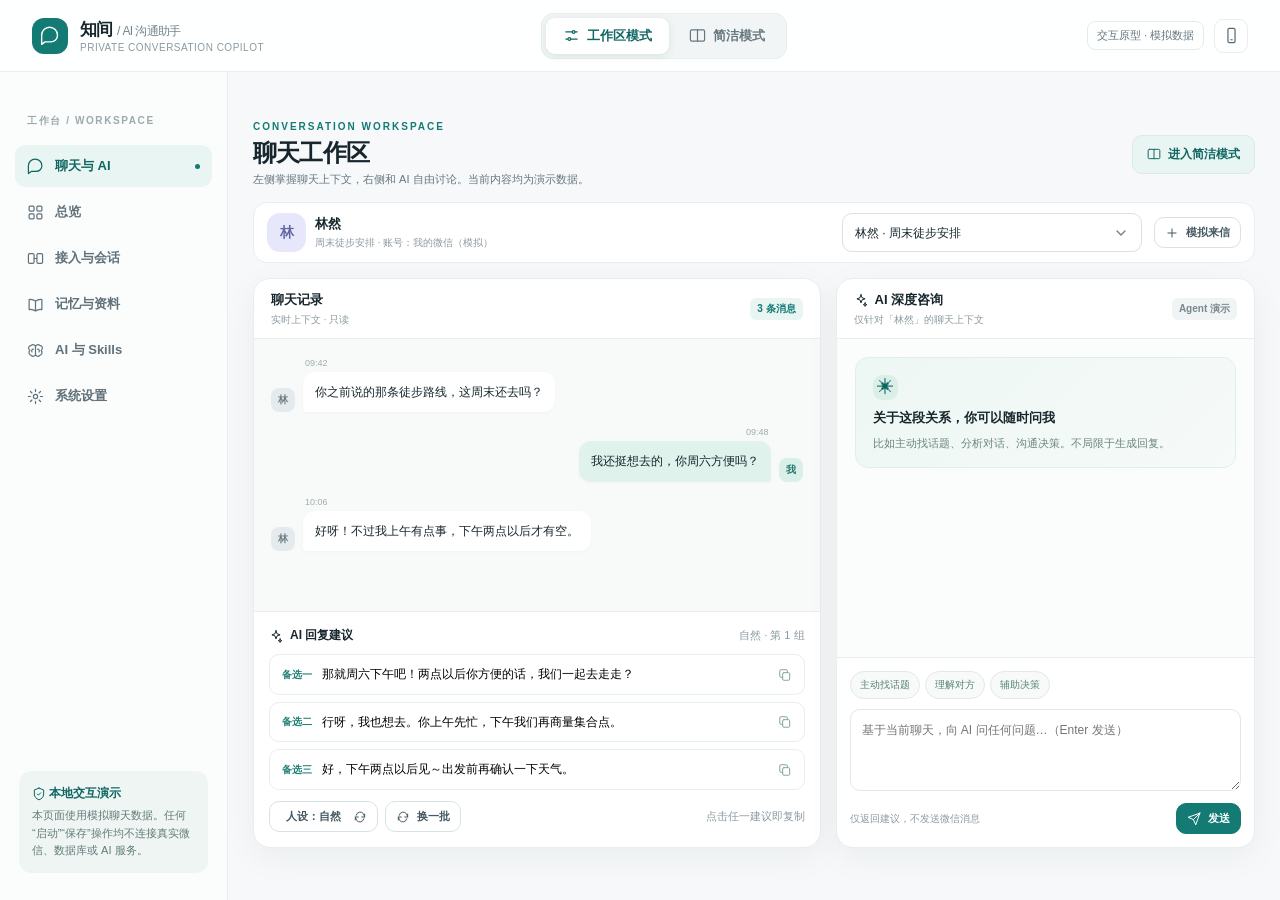
<file: docs/design/prototypes/wechat_ai_ui_prototype_v2.html>
<!doctype html>
<html lang="zh-CN">
<head>
  <meta charset="UTF-8" />
  <meta name="viewport" content="width=device-width,initial-scale=1,viewport-fit=cover" />
  <meta name="color-scheme" content="light" />
  <title>知间 · 微信 AI 沟通助手 — 交互原型</title>
  <style>
    :root{--bg:#f6f8f9;--paper:#fff;--ink:#17262d;--sub:#667780;--muted:#8b9aa0;--line:#e8edef;--line2:#d8e2e4;--primary:#147a74;--primary-dark:#0f6662;--pale:#e9f5f2;--mint:#d7eee7;--blue:#ecf2fc;--amber:#f8eedc;--shadow:0 9px 35px rgba(24,49,54,.05);--r:17px;--font:-apple-system,BlinkMacSystemFont,"Segoe UI","PingFang SC","Microsoft YaHei",sans-serif}
    *{box-sizing:border-box}html,body{margin:0;min-height:100%;font-family:var(--font);color:var(--ink);background:var(--bg)}button,input,textarea,select{font:inherit}button{cursor:pointer}button:focus-visible,input:focus-visible,select:focus-visible,textarea:focus-visible{outline:3px solid #a5d9d4;outline-offset:2px}button:disabled{opacity:.43;cursor:not-allowed}a{color:inherit} .app-shell{min-height:100dvh;container:app/inline-size;display:flex;flex-direction:column;background:var(--bg)}
    .app-header{height:72px;padding:0 32px;border-bottom:1px solid var(--line);background:rgba(255,255,255,.95);display:flex;align-items:center;justify-content:space-between;gap:18px;flex-shrink:0;z-index:10}.brand{display:flex;align-items:center;gap:12px;min-width:185px}.brand-symbol{height:36px;width:36px;border-radius:12px;background:var(--primary);display:grid;place-items:center;color:white;flex-shrink:0}.brand-title{font-size:17px;font-weight:780;letter-spacing:-.6px}.brand-subtitle{font-size:10px;color:var(--muted);letter-spacing:.5px;margin-top:1px}.top-switch{display:flex;gap:3px;padding:4px;background:#f1f5f5;border:1px solid #e8eeee;border-radius:12px}.top-switch button{border:0;padding:9px 17px;border-radius:9px;color:var(--sub);background:transparent;font-size:13px;display:flex;align-items:center;gap:7px;font-weight:650;white-space:nowrap}.top-switch button.active{color:var(--primary-dark);background:#fff;box-shadow:0 2px 8px #1c41451a}.header-actions{display:flex;align-items:center;gap:10px;justify-content:flex-end;min-width:185px}.demo-chip{padding:6px 9px;border:1px solid #e5ebed;border-radius:8px;color:var(--sub);font-size:11px;white-space:nowrap}.icon-btn{width:34px;height:34px;display:grid;place-items:center;border:1px solid var(--line);background:white;border-radius:9px;color:#536a71}.icon-btn.active{color:var(--primary);background:var(--pale);border-color:#bfe0d9}.svg{height:17px;width:17px;display:inline-block;flex-shrink:0;vertical-align:middle}.svg.lg{width:20px;height:20px}.svg.sm{width:14px;height:14px}
    .workspace{display:grid;grid-template-columns:228px minmax(0,1fr);flex:1;min-height:0}.sidebar{border-right:1px solid var(--line);background:#fbfcfc;padding:27px 15px;display:flex;flex-direction:column;gap:8px}.side-section{font-size:10px;font-weight:800;letter-spacing:1.6px;color:#9ca9ad;padding:15px 12px 9px}.nav-list{display:flex;flex-direction:column;gap:4px}.nav-btn{border:0;background:transparent;color:#60717a;display:flex;align-items:center;gap:11px;text-align:left;padding:12px 12px;border-radius:11px;font-size:13px;font-weight:620;width:100%;white-space:nowrap}.nav-btn.active{background:var(--pale);color:var(--primary-dark)}.nav-btn.active::after{content:'';margin-left:auto;width:5px;height:5px;background:var(--primary);border-radius:100%}.side-spacer{flex:1}.side-bottom{margin:12px 4px 0;padding:13px;background:#eef5f3;border-radius:13px;font-size:11px;color:#627b79;line-height:1.6}.side-bottom strong{display:block;color:var(--primary-dark);font-size:12px;margin-bottom:4px}
    .work-main{padding:36px clamp(20px,4vw,60px) 70px;min-width:0;max-width:1480px;width:100%;margin:auto}.eyebrow{color:var(--primary);font-size:11px;font-weight:800;letter-spacing:2px;margin-bottom:10px}.page-head{display:flex;align-items:flex-start;justify-content:space-between;gap:15px;margin-bottom:27px}.page-head h1{font-size:clamp(23px,2.6vw,32px);letter-spacing:-1px;margin:0 0 9px;font-weight:780;line-height:1.35}.page-head p{font-size:13px;line-height:1.7;color:var(--sub);margin:0}.button{display:inline-flex;align-items:center;justify-content:center;gap:7px;padding:10px 14px;min-height:38px;border-radius:10px;border:1px solid var(--line2);background:#fff;color:#435860;font-size:12px;font-weight:730;white-space:nowrap}.button:hover{background:#f6faf9}.button.primary{background:var(--primary);border-color:var(--primary);color:white}.button.primary:hover{background:var(--primary-dark)}.button.soft{background:var(--pale);border-color:#d9ebe5;color:var(--primary-dark)}.button.ghost{background:transparent;border-color:transparent}.button.danger{color:#b94a4a}.button.sm{min-height:31px;padding:6px 10px;font-size:11px}.button.wide{width:100%}.button:active{transform:translateY(1px)}
    .card{background:var(--paper);border:1px solid var(--line);border-radius:var(--r);padding:23px;box-shadow:var(--shadow);min-width:0}.card + .card{margin-top:16px}.card-head{display:flex;align-items:center;justify-content:space-between;gap:12px;margin-bottom:18px}.card-head h2,.card h2{font-size:15px;letter-spacing:-.2px;margin:0;font-weight:770}.hint{font-size:12px;color:var(--sub);line-height:1.65}.micro{font-size:11px;color:var(--muted)}.section-title{font-size:12px;font-weight:760;letter-spacing:.1px;margin:0 0 13px}.two-col{display:grid;grid-template-columns:minmax(0,1.42fr) minmax(280px,.9fr);gap:18px}.three-col{display:grid;grid-template-columns:repeat(3,minmax(0,1fr));gap:14px;margin-bottom:17px}.stat{padding:20px 22px}.stat-number{font-size:28px;font-weight:790;letter-spacing:-1px;margin-top:10px}.stat-label{font-size:12px;color:var(--sub)}.stat-foot{margin-top:7px;font-size:10px;color:#91a0a4}.status-pill{display:inline-flex;gap:6px;align-items:center;font-size:11px;background:#eaf7f0;color:#21805e;border-radius:100px;padding:5px 9px;font-weight:650;white-space:nowrap}.status-pill.off{background:#f1f2f3;color:#849097}.status-dot{height:7px;width:7px;border-radius:50%;background:currentColor;display:inline-block}.hero{background:#ecf5f2;border:1px solid #d8eae4;border-radius:18px;padding:27px;display:flex;align-items:center;justify-content:space-between;gap:30px;margin-bottom:19px;overflow:hidden}.hero h2{font-size:22px;letter-spacing:-.7px;line-height:1.4;margin:0 0 8px}.hero p{margin:0 0 18px;font-size:12px;color:#537871;line-height:1.8;max-width:470px}.hero-art{width:165px;min-width:125px;align-self:stretch;display:flex;align-items:center;justify-content:center;position:relative}.hero-art::before{content:'';position:absolute;width:130px;height:130px;background:#d3e9df;border-radius:50%;z-index:0}.mini-phone{z-index:1;width:87px;height:155px;border:5px solid #276960;border-radius:21px;background:#fff;padding:13px 7px;box-shadow:12px 10px 2px #a7cdc04d;transform:rotate(8deg)}.bubble-line{height:9px;border-radius:5px;background:#e0eee9;margin:7px 0;width:80%}.bubble-line:nth-child(2){width:90%;margin-left:10%;background:#b9dfd4}.bubble-line:nth-child(3){width:62%}.bubble-line:nth-child(4){width:73%;margin-left:27%;background:#b9dfd4}
    .conversation-row{display:flex;gap:12px;align-items:center;padding:12px 0;border-top:1px solid #edf1f1}.conversation-row:first-child{border-top:0}.avatar{height:39px;width:39px;border-radius:13px;display:grid;place-items:center;font-size:14px;font-weight:760;flex-shrink:0}.conversation-main{min-width:0;flex:1}.conversation-title{font-size:13px;font-weight:760;margin-bottom:4px}.ellipsis{overflow:hidden;text-overflow:ellipsis;white-space:nowrap}.conversation-meta{font-size:11px;color:var(--muted)}.row-action{margin-left:auto}.list-no-style{list-style:none;padding:0;margin:0}.info-line{display:flex;align-items:center;justify-content:space-between;gap:12px;padding:13px 0;border-bottom:1px solid var(--line)}.info-line:last-child{border-bottom:0}.info-title{font-size:12px;font-weight:700}.info-descr{font-size:11px;color:var(--muted);line-height:1.7;margin-top:4px}.badge{background:#f0f4f5;color:#78888d;border-radius:6px;padding:4px 7px;font-size:10px;font-weight:680;white-space:nowrap}.badge.teal{background:var(--pale);color:var(--primary)}.notice{padding:13px 15px;font-size:11px;line-height:1.7;border-radius:10px;background:#f5f8f8;color:#73868b;border:1px solid #e9eeee;margin-top:15px}.notice.warn{background:#fff8ea;border-color:#f7ecd7;color:#937045}.form-label{display:block;font-size:12px;font-weight:740;margin:0 0 9px}.form-help{font-size:11px;line-height:1.65;color:var(--muted);margin:7px 0 0}.field{width:100%;border:1px solid var(--line2);background:#fff;min-height:39px;padding:10px 12px;border-radius:10px;color:var(--ink);font-size:12px}.field:focus{border-color:#85c6ba;outline:3px solid #dbf2eb}.form-row{margin-bottom:18px}.form-row:last-child{margin-bottom:0}.inline-form{display:flex;gap:9px;align-items:center}.inline-form>.field{flex:1;min-width:0}.select{appearance:none;background-image:url("data:image/svg+xml,%3Csvg xmlns='http://www.w3.org/2000/svg' width='16' height='16' viewBox='0 0 24 24'%3E%3Cpath d='m6 9 6 6 6-6' fill='none' stroke='%23708189' stroke-width='2' stroke-linecap='round'/%3E%3C/svg%3E");background-repeat:no-repeat;background-position:right 12px center;padding-right:36px}.toggle{height:23px;width:40px;border:0;border-radius:100px;background:#ccd7d8;display:inline-block;position:relative;flex-shrink:0;transition:background .2s}.toggle:before{content:'';position:absolute;background:#fff;width:17px;height:17px;border-radius:50%;top:3px;left:3px;transition:transform .2s;box-shadow:0 1px 2px #0001}.toggle.on{background:var(--primary)}.toggle.on:before{transform:translateX(17px)}.memory-card{border:1px solid var(--line);padding:14px 15px;border-radius:11px;margin-bottom:9px;display:flex;align-items:flex-start;justify-content:space-between;gap:12px;background:#fcfdfd}.memory-card strong{font-size:12px;font-weight:650;line-height:1.7;display:block}.config-grid{display:grid;grid-template-columns:1fr 1fr;gap:18px}.divider{border:0;border-top:1px solid var(--line);margin:21px 0}.steps{display:grid;gap:12px}.step{display:flex;gap:11px;align-items:flex-start}.step-index{width:23px;height:23px;display:grid;place-items:center;border-radius:8px;background:var(--pale);color:var(--primary);font-size:11px;font-weight:800;flex-shrink:0}.step-body{font-size:12px;color:var(--sub);line-height:1.6}.step-body b{color:var(--ink);display:block;margin-bottom:2px}.session-tags{display:flex;gap:7px;flex-wrap:wrap}.tag{background:#f3f7f7;border:1px solid #e4ebeb;color:#64767a;padding:6px 10px;font-size:11px;border-radius:9px}.tag.on{background:var(--pale);color:var(--primary-dark);border-color:#bfdcd3}.code-box{font-size:11px;border:1px solid #dfe9e9;background:#f6faf9;color:#45655f;padding:14px;border-radius:10px;font-family:ui-monospace,SFMono-Regular,Consolas,monospace;white-space:pre-wrap;line-height:1.7}
    .focus-wrap{width:100%;flex:1;min-height:0;display:flex;justify-content:center;align-items:stretch;padding:25px 18px 30px}.focus-panel{width:min(100%,610px);display:flex;flex-direction:column;min-height:0;max-height:calc(100dvh - 128px);background:#fff;border:1px solid var(--line);border-radius:20px;overflow:hidden;box-shadow:0 18px 70px rgba(31,55,59,.07)}.focus-top{padding:16px 19px;border-bottom:1px solid var(--line);display:flex;justify-content:space-between;align-items:center;gap:10px;flex-shrink:0}.focus-heading{font-size:12px;font-weight:800;display:flex;align-items:center;gap:7px}.focus-sub{font-size:10px;color:var(--muted);margin-top:5px}.focus-tools{display:flex;gap:6px;align-items:center}.focus-select{display:flex;align-items:center;gap:8px;min-width:0;padding:13px 19px 10px}.focus-select label{font-size:11px;color:var(--sub);white-space:nowrap}.focus-select select{flex:1;min-width:0;background-color:#f8fbfb;border:1px solid #e6eeed}.focus-info{padding:0 19px 12px;display:flex;align-items:center;gap:7px;color:#94a2a6;font-size:10px}.focus-section-title{display:flex;align-items:center;justify-content:space-between;gap:10px;font-size:11px;font-weight:800;color:#5a7177;margin-bottom:14px}.small-link{color:var(--primary);border:0;background:none;font-size:10px;font-weight:700;padding:4px}.chat-box{background:#f8faf9;margin:0 13px 10px;border-radius:14px;padding:17px 12px 13px;min-height:145px;overflow:auto;flex:1}.chat-line{display:flex;align-items:flex-end;gap:8px;margin-bottom:15px}.chat-line.self{flex-direction:row-reverse}.chat-small-avatar{height:24px;width:24px;flex-shrink:0;border-radius:8px;display:grid;place-items:center;font-size:10px;font-weight:800;background:#e5ebed;color:#687a80}.chat-line.self .chat-small-avatar{background:#d9efe9;color:#28776c}.chat-content{max-width:85%;min-width:0}.chat-content .time{font-size:9px;color:#a0adb0;margin:0 2px 4px}.chat-line.self .time{text-align:right}.chat-bubble{font-size:12px;line-height:1.7;padding:10px 12px;background:white;border-radius:12px 12px 12px 4px;box-shadow:0 1px 4px #22363d07;word-break:break-word}.chat-line.self .chat-bubble{background:#dff2eb;border-radius:12px 12px 4px 12px}.chat-line:last-child{margin-bottom:0}.focus-compose{background:#fff;padding:15px 18px 16px;border-top:1px solid #edf1f1;flex-shrink:0}.compose-head{display:flex;justify-content:space-between;align-items:center;gap:12px;margin-bottom:11px}.compose-head h2{font-size:13px;margin:0;display:flex;align-items:center;gap:6px}.compose-head .micro{font-size:10px}.style-tabs{display:flex;gap:7px;margin-bottom:10px}.style-tabs button{font-size:11px;font-weight:680;padding:7px 13px;background:#f5f8f8;border:1px solid #e8eeee;color:#849195;border-radius:9px}.style-tabs button.active{background:var(--pale);color:var(--primary-dark);border-color:#bee0d4}.suggest-edit{width:100%;height:88px;padding:11px 12px;border:1px solid #dfebea;border-radius:11px;background:#f9fcfb;resize:vertical;line-height:1.7;font-size:12px;color:#2f474a}.compose-bottom{display:flex;justify-content:space-between;align-items:center;gap:8px;margin-top:10px}.compose-bottom .left-actions,.compose-bottom .right-actions{display:flex;gap:7px;align-items:center}.memory-expand{background:#fff;border:1px solid #e8eeee;border-radius:10px;padding:11px 12px;margin:0 0 10px;font-size:11px;line-height:1.65;color:#6b7d80}.memory-expand b{color:#3c5b58}.mini-note{font-size:10px;color:#98a7a8;margin-top:9px;line-height:1.5}.placeholder{text-align:center;padding:24px;color:var(--muted);font-size:12px}.toast{position:fixed;z-index:100;bottom:24px;left:50%;transform:translate(-50%,18px);color:white;background:#254d4c;border-radius:10px;padding:11px 16px;font-size:12px;box-shadow:0 12px 28px #0622202a;opacity:0;pointer-events:none;transition:all .18s;max-width:calc(100vw - 28px);text-align:center}.toast.show{opacity:1;transform:translate(-50%,0)}.empty{font-size:12px;color:var(--muted);padding:18px 0}.kbd{font-size:10px;border:1px solid var(--line2);border-radius:4px;padding:3px 5px;color:var(--muted)}
    @container app (max-width:820px){.app-header{padding:0 16px;height:64px}.brand{min-width:0;gap:8px}.brand-subtitle{display:none}.brand-title{font-size:14px}.brand-symbol{height:31px;width:31px;border-radius:9px}.header-actions{min-width:0}.demo-chip{display:none}.top-switch button{font-size:11px;padding:8px 9px}.top-switch .svg{display:none}.workspace{grid-template-columns:minmax(0,1fr);display:block}.sidebar{position:relative;overflow:auto;width:100%;padding:9px 12px;border-right:0;border-bottom:1px solid var(--line);display:block}.side-section,.side-bottom,.side-spacer{display:none}.nav-list{display:flex;flex-direction:row;overflow:auto;gap:6px;padding-bottom:1px}.nav-btn{width:auto;padding:10px 12px;font-size:11px;flex-shrink:0}.nav-btn .svg{width:14px;height:14px}.nav-btn.active::after{display:none}.work-main{padding:23px 14px 38px}.page-head{margin-bottom:18px}.page-head h1{font-size:23px}.page-head p{font-size:11px}.hero{padding:18px}.hero h2{font-size:18px}.hero-art{display:none}.three-col{gap:8px}.stat{padding:14px 11px}.stat-number{font-size:23px}.stat-label{font-size:10px}.stat-foot{font-size:9px}.two-col,.config-grid{grid-template-columns:minmax(0,1fr);gap:13px}.card{padding:17px}.focus-wrap{padding:0;max-height:calc(100dvh - 64px)}.focus-panel{width:100%;border:0;border-radius:0;box-shadow:none;max-height:calc(100dvh - 64px)}.focus-top{padding:11px 13px}.focus-select{padding:11px 13px 8px}.focus-info{padding:0 13px 9px}.chat-box{margin:0 8px 8px;padding:12px 8px 10px}.focus-compose{padding:12px 12px 13px}.suggest-edit{height:78px}.compose-bottom .button{padding:8px 10px}.compose-bottom .button.sm{padding:7px 8px}.focus-section-title{margin-bottom:12px}.page-head>.button{font-size:11px}}
    @container app (max-width:375px){.top-switch button{padding:7px 8px}.app-header{gap:5px;padding:0 9px}.brand-title{font-size:13px}.brand-symbol{height:27px;width:27px}.brand{gap:5px}.header-actions .icon-btn{width:29px;height:29px}.top-switch{padding:3px}.nav-btn{gap:5px;padding:8px}.focus-top{padding:10px}.focus-heading{font-size:11px}.style-tabs button{padding:6px 11px}.focus-compose{padding:10px}.compose-bottom{flex-wrap:wrap}.chat-bubble{font-size:11px}.three-col .stat-number{font-size:20px}}
    @media (max-height:720px){.focus-compose{padding-top:10px;padding-bottom:10px}.focus-top{padding-top:10px;padding-bottom:10px}.focus-select{padding-top:8px;padding-bottom:6px}.chat-box{min-height:110px}.suggest-edit{height:68px}.style-tabs{margin-bottom:7px}.compose-head{margin-bottom:8px}}
    @media(max-height:550px){.focus-panel{overflow-y:auto}.focus-top{padding-top:7px;padding-bottom:7px}.focus-sub,.focus-info,.mini-note{display:none}.focus-select{padding-top:5px;padding-bottom:5px}.chat-box{flex:none;min-height:72px;height:88px;max-height:88px;padding-top:7px;padding-bottom:7px}.focus-section-title{margin-bottom:6px}.chat-line{margin-bottom:8px}.chat-bubble{padding:7px 9px}.focus-compose{padding-top:8px;padding-bottom:8px}.suggest-edit{height:52px;min-height:52px}.compose-bottom{margin-top:5px}.style-tabs{margin-bottom:5px}.compose-head{margin-bottom:5px}}
    body.viewport-sim{background:#e8edef}body.viewport-sim .app-shell{max-width:390px;margin:12px auto;min-height:calc(100dvh - 24px);height:calc(100dvh - 24px);border-radius:19px;overflow:hidden;box-shadow:0 20px 75px #273b4640;border:1px solid #d9e3e4}body.viewport-sim .work-main{overflow:auto}body.viewport-sim .focus-panel{max-height:calc(100dvh - 90px)}body.viewport-sim .focus-wrap{max-height:calc(100dvh - 90px)}
    @media(max-width:440px){body.viewport-sim .app-shell{margin:0;max-width:none;min-height:100dvh;height:100dvh;border-radius:0;border:0}body.viewport-sim .focus-wrap{max-height:calc(100dvh - 64px)}body.viewport-sim .focus-panel{max-height:calc(100dvh - 64px)}}
    @media(prefers-reduced-motion:reduce){*,*:before,*:after{transition:none!important;scroll-behavior:auto!important}}

    /* V2 - 聊天工作区与极简分屏模式 */
    .sr-only{position:absolute;width:1px;height:1px;padding:0;margin:-1px;overflow:hidden;clip:rect(0,0,0,0);white-space:nowrap;border:0}
    .work-main.work-chat-main{max-width:none;padding:23px 25px 26px;min-height:0;display:flex;flex-direction:column}
    .work-chat-page{display:flex;flex-direction:column;flex:1;min-height:0;gap:15px}.chat-page-header{display:flex;align-items:center;justify-content:space-between;gap:12px}.chat-page-header h1{font-size:24px;margin:0 0 3px;letter-spacing:-.8px}.chat-page-header p{font-size:11px;color:var(--sub);margin:0}.chat-page-header .eyebrow{margin-bottom:5px;font-size:10px}
    .chat-page-tools{display:flex;align-items:center;gap:12px;background:white;border:1px solid var(--line);border-radius:14px;padding:10px 13px}.chat-selected{display:flex;align-items:center;gap:9px;min-width:190px}.chat-selected strong{font-size:13px;display:block}.chat-selected span:not(.avatar){display:block;font-size:10px;color:var(--muted);margin-top:3px}.chat-page-tools select{max-width:300px;margin-left:auto;flex:1}
    .chat-work-grid{display:grid;grid-template-columns:minmax(0,1.15fr) minmax(320px,.85fr);gap:15px;flex:1;min-height:570px}.work-thread-panel,.work-agent-panel{display:flex;flex-direction:column;overflow:hidden;background:white;border:1px solid var(--line);border-radius:17px;min-height:0;box-shadow:var(--shadow)}
    .work-panel-head{height:60px;flex-shrink:0;display:flex;align-items:center;justify-content:space-between;padding:13px 17px;border-bottom:1px solid var(--line);gap:7px}.work-panel-head strong{font-size:13px;display:flex;align-items:center;gap:7px}.work-panel-head span:not(.badge){display:block;font-size:10px;color:var(--muted);margin-top:4px}.work-messages{flex:1;background:#f7faf9;min-height:180px;overflow:auto;padding:19px 17px}.work-recommendations{border-top:1px solid var(--line);padding:15px;flex-shrink:0}.recommendation-head{display:flex;align-items:center;justify-content:space-between;gap:10px;margin-bottom:10px}.recommendation-head strong{font-size:12px;display:flex;align-items:center;gap:7px}
    .choice-card{font:inherit;text-align:left;border:1px solid #e7eeee;background:#fff;border-radius:10px;display:flex;align-items:center;gap:10px;min-width:0;transition:border-color .16s,background .16s}.choice-card:hover{background:#f5fbf8;border-color:#b9dbd2}.choice-index{font-size:10px;font-weight:780;color:#208075;white-space:nowrap}.choice-text{flex:1;min-width:0;font-size:12px;line-height:1.55;overflow:hidden;display:-webkit-box;-webkit-line-clamp:2;-webkit-box-orient:vertical;overflow-wrap:anywhere}.choice-copy{display:flex;color:#86a4a2}.work-choice-list{display:flex;flex-direction:column;gap:7px}.work-choice{padding:10px 12px}.work-reco-actions{display:flex;align-items:center;gap:7px;margin-top:11px;flex-wrap:wrap}.work-reco-actions .micro{margin-left:auto}
    .agent-dialog{flex:1;min-height:260px;background:#fbfcfc;overflow:auto;padding:18px}.agent-intro{padding:17px 17px 15px;background:linear-gradient(135deg,#edf7f3,#f6faf9);border-radius:13px;border:1px solid #e0efea;margin-bottom:17px}.agent-spark{display:inline-grid;place-items:center;width:25px;height:25px;background:#dbeee7;border-radius:9px;color:var(--primary-dark);font-size:17px;margin-bottom:9px}.agent-intro strong{display:block;font-size:13px}.agent-intro p{font-size:11px;color:#6c8580;line-height:1.65;margin:7px 0 0}.agent-msg{max-width:93%;margin:0 0 13px}.agent-msg.from-user{margin-left:auto}.agent-msg-label{display:block;font-size:10px;color:#96a7aa;margin-bottom:5px}.agent-msg>div{font-size:12px;line-height:1.8;white-space:pre-line;overflow-wrap:anywhere;padding:11px 12px;background:#fff;border:1px solid #edf1f0;border-radius:12px}.agent-msg.from-user>div{background:#e4f3ec;border-color:#daeee5}.agent-compose{padding:13px;border-top:1px solid var(--line)}.agent-examples{display:flex;gap:5px;flex-wrap:wrap;margin-bottom:10px}.agent-examples button{border:1px solid #e1eae8;border-radius:100px;background:#f7faf9;font-size:10px;color:#558178;padding:6px 9px}.agent-compose textarea{width:100%;resize:vertical;min-height:82px;border:1px solid #dfe9e7;border-radius:10px;padding:11px;font-size:12px;line-height:1.6}.agent-send-bar{display:flex;align-items:center;justify-content:space-between;gap:8px;margin-top:8px}.agent-send-bar span{font-size:10px;color:var(--muted)}
    .identity-pair{display:grid;grid-template-columns:1fr auto 1fr;align-items:center;gap:9px;background:#f7faf9;border:1px solid #e9efed;border-radius:13px;padding:14px;margin:14px 0}.identity-pair>div{display:flex;flex-direction:column;align-items:center;gap:5px}.identity-pair strong{font-size:17px;color:#335c58}.identity-cross{color:#66a89b;font-size:20px}
    .app-shell.compact-shell{background:#f8faf9;min-height:100dvh}.tiny-focus-wrap{flex:1;padding:12px;min-width:0;display:flex;justify-content:center;align-items:flex-start}.tiny-focus{background:white;border:1px solid #e4ecea;border-radius:14px;width:min(100%,520px);padding:9px;box-shadow:0 7px 28px #1b423b0b;display:flex;flex-direction:column;gap:8px;min-width:0}.tiny-head{display:flex;justify-content:space-between;align-items:center;gap:6px}.tiny-expand{display:flex;align-items:center;gap:3px;border:0;background:#f1f6f4;border-radius:7px;color:#4b756d;font-size:11px;padding:7px 8px;font-weight:770}.tiny-expand .svg{width:12px;height:12px}.tiny-state{font-size:10px;color:#8b9e9a;text-overflow:ellipsis;white-space:nowrap;overflow:hidden}.tiny-dot{display:inline-block;width:6px;height:6px;border-radius:50%;background:#40a78c;margin-left:3px}.tiny-choices{display:flex;flex-direction:column;gap:6px}.tiny-choice{padding:11px 10px;min-height:49px;background:#fbfdfc;border-color:#e4efeb}.tiny-choice .choice-index{background:#e6f4ee;color:#297d6d;border-radius:6px;font-size:10px;padding:4px 6px}.tiny-choice .choice-text{font-size:12px}.tiny-controls{display:grid;grid-template-columns:minmax(0,1fr) minmax(0,1fr);gap:7px}.tiny-control{border:1px solid #dceae5;background:#f7fbf9;color:#357b70;border-radius:9px;padding:9px 8px;min-height:35px;font-size:11px;font-weight:770;display:flex;align-items:center;justify-content:center;gap:6px;white-space:nowrap}.tiny-persona{background:#e9f5ef}.persona-mark{font-size:11px}.tiny-caret{color:#8da8a2}.tiny-footnote{text-align:center;font-size:9px;color:#b3bebb;line-height:1.2}.tiny-more{border:1px solid #e4eeee;background:#f8fbfa;border-radius:10px;padding:10px;display:flex;flex-direction:column;gap:9px}.tiny-more-title{font-size:10px;color:#6a8680;font-weight:770}.tiny-more .field{font-size:11px;min-height:34px}.tiny-context{max-height:115px;overflow:auto;font-size:11px;color:#667c7a;line-height:1.65}.tiny-context div{margin-bottom:4px}
    @media(max-width:1090px){.chat-work-grid{grid-template-columns:minmax(0,1fr) minmax(285px,.85fr)}.sidebar{padding-left:10px;padding-right:10px}.workspace{grid-template-columns:190px minmax(0,1fr)}}
    @media(max-width:930px){.chat-work-grid{grid-template-columns:minmax(0,1fr);min-height:0}.work-agent-panel{min-height:530px}.work-thread-panel{min-height:560px}.work-main.work-chat-main{padding:15px}.chat-page-header{align-items:flex-start}.chat-page-tools{flex-wrap:wrap}.chat-page-tools select{min-width:140px}}
    @media(max-width:550px){.chat-page-header h1{font-size:21px}.chat-page-header p{font-size:10px}.chat-page-header .button{padding:7px;font-size:10px;align-self:flex-start}.chat-selected{min-width:0}.chat-selected .avatar{width:32px;height:32px}.chat-page-tools select{min-width:100%;order:3}.work-messages{min-height:200px}.tiny-focus-wrap{padding:6px}.tiny-focus{border-radius:10px;padding:7px;gap:6px}.tiny-choice{padding:8px;min-height:41px}.tiny-choice .choice-text{font-size:11px;line-height:1.4}.tiny-control{min-height:32px;padding:7px 3px}}
    @media(max-height:480px){.tiny-focus-wrap{padding:4px}.tiny-focus{gap:5px;padding:5px}.tiny-choice{min-height:38px;padding:7px 8px}.tiny-footnote{display:none}.tiny-control{min-height:30px}}
    body.viewport-sim .compact-shell{max-width:300px;margin:12px auto;height:auto;min-height:min(440px,calc(100dvh - 24px));overflow:visible}body.viewport-sim .tiny-focus-wrap{padding:6px}body.viewport-sim .tiny-focus{box-shadow:none}

  </style>
</head>
<body>
<div id="app"></div>
<div id="toast" class="toast" role="status" aria-live="polite"></div>
<script>
(()=>{'use strict';
const KEY='zhijian-wechat-ui-demo-v2';
const iconMap={
 sparkle:'<path d="m12 3 1.8 5.2L19 10l-5.2 1.8L12 17l-1.8-5.2L5 10l5.2-1.8L12 3Z"/><path d="m19 17 .7 2.3L22 20l-2.3.7L19 23l-.7-2.3L16 20l2.3-.7L19 17Z"/>',
 grid:'<rect x="3" y="3" width="7" height="7" rx="1.5"/><rect x="14" y="3" width="7" height="7" rx="1.5"/><rect x="3" y="14" width="7" height="7" rx="1.5"/><rect x="14" y="14" width="7" height="7" rx="1.5"/>',
 link:'<rect x="2" y="5" width="8" height="14" rx="2"/><rect x="14" y="5" width="8" height="14" rx="2"/><path d="M10 12h4"/>',
 book:'<path d="M3 5.2C5 4.4 8 4.6 12 7v14c-4-2.4-7-2.6-9-1.8V5.2ZM21 5.2c-2-.8-5-.6-9 1.8v14c4-2.4 7-2.6 9-1.8V5.2Z"/>',
 brain:'<path d="M12 7a3.5 3.5 0 0 0-6-2.3A4 4 0 0 0 4 12a4 4 0 0 0 2 6.8A3.5 3.5 0 0 0 12 18V7ZM12 7a3.5 3.5 0 0 1 6-2.3A4 4 0 0 1 20 12a4 4 0 0 1-2 6.8A3.5 3.5 0 0 1 12 18V7Z"/><path d="M9 10c-2 0-3 2-2 4M15 10c2 0 3 2 2 4"/>',
 sliders:'<path d="M4 7h9M17 7h3M4 17h3M11 17h9"/><circle cx="15" cy="7" r="2"/><circle cx="9" cy="17" r="2"/>',
 settings:'<circle cx="12" cy="12" r="3"/><path d="M12 2v3M12 19v3M4.9 4.9l2.1 2.1m10 10 2.1 2.1M2 12h3m14 0h3M4.9 19.1 7 17m10-10 2.1-2.1"/>',
 arrow:'<path d="M5 12h14m-6-6 6 6-6 6"/>',
 chevron:'<path d="m6 9 6 6 6-6"/>',
 refresh:'<path d="M20 7v5h-5M4 17v-5h5"/><path d="M5.5 9A7 7 0 0 1 18 6.5L20 12M4 12l2 5.5A7 7 0 0 0 18.5 15"/>',
 copy:'<rect x="8" y="8" width="12" height="13" rx="2"/><path d="M16 8V5a2 2 0 0 0-2-2H5a2 2 0 0 0-2 2v9a2 2 0 0 0 2 2h3"/>',
 bolt:'<path d="m13 2-9 12h7l-1 8 10-13h-7l0-7Z"/>',
 circle:'<circle cx="12" cy="12" r="9"/><path d="m8 12 3 3 5-6"/>',
 dot:'<circle cx="12" cy="12" r="2"/>',
 phone:'<rect x="7" y="2" width="10" height="20" rx="2"/><path d="M11 18h2"/>',
 panels:'<rect x="2" y="4" width="20" height="16" rx="2"/><path d="M12 4v16"/>',
 monitor:'<rect x="2" y="3" width="20" height="15" rx="2"/><path d="M8 22h8M12 18v4"/>',
 user:'<circle cx="12" cy="8" r="4"/><path d="M4 21c0-5 16-5 16 0"/>',
 clock:'<circle cx="12" cy="12" r="9"/><path d="M12 7v5l3 2"/>',
 send:'<path d="m22 2-7 20-4-9-9-4 20-7ZM11 13 22 2"/>',
 trash:'<path d="M4 7h16M10 7V4h4v3M6 7l1 14h10l1-14M10 11v6m4-6v6"/>',
 plus:'<path d="M12 5v14M5 12h14"/>',
 edit:'<path d="m4 16-1 5 5-1L20 8l-4-4L4 16ZM14 6l4 4"/>',
 shield:'<path d="M12 2 4 5v7c0 5 3 8 8 10 5-2 8-5 8-10V5l-8-3Z"/><path d="m9 12 2 2 4-4"/>',
 database:'<ellipse cx="12" cy="5" rx="9" ry="3"/><path d="M3 5v7c0 2 4 4 9 4s9-2 9-4V5M3 12v7c0 2 4 3 9 3s9-1 9-3v-7"/>',
 check:'<path d="M5 12l4 4L19 6"/>',
 message:'<path d="M21 11a8 8 0 0 1-8 8H6l-4 3V11a8 8 0 1 1 19 0Z"/>',
 star:'<path d="m12 2 3.1 6.4L22 9.5l-5 4.8 1.2 6.7L12 17.8 5.8 21 7 14.3 2 9.5l6.9-1.1L12 2Z"/>'};
function ico(name,cls=''){return `<svg class="svg ${cls}" viewBox="0 0 24 24" fill="none" stroke="currentColor" stroke-width="1.7" stroke-linecap="round" stroke-linejoin="round" aria-hidden="true">${iconMap[name]||iconMap.dot}</svg>`}
function esc(v){return String(v??'').replace(/[&<>"']/g,c=>({'&':'&amp;','<':'&lt;','>':'&gt;','"':'&quot;',"'":'&#39;'}[c]))}
const seeds=[
{id:'c1',name:'林然',avatar:'林',color:'#e7e7fb',avatarInk:'#6464a3',topic:'周末徒步安排',enabled:true,sender:'sender: 73',messages:[{from:'other',time:'09:42',text:'你之前说的那条徒步路线，这周末还去吗？'},{from:'self',time:'09:48',text:'我还挺想去的，你周六方便吗？'},{from:'other',time:'10:06',text:'好呀！不过我上午有点事，下午两点以后才有空。'}],memories:['之前共同讨论过城郊轻徒步路线。','对方提过周末上午偶尔有安排，更倾向下午活动。'],suggestions:['可以呀，下午两点以后我也方便～我们到时候再确认一下集合地点？','好，那就周六下午！不用赶，按你方便的时间来。','好呀，下午两点之后见。']},
{id:'c2',name:'周宁',avatar:'周',color:'#f5e8d9',avatarInk:'#9d7149',topic:'最近的工作进展',enabled:true,sender:'sender: 12',messages:[{from:'other',time:'昨天 20:31',text:'我们组的新项目总算开始推进了。'},{from:'self',time:'昨天 20:36',text:'终于有进展啦，之前不是一直卡在需求上？'},{from:'other',time:'10:00',text:'对，现在感觉方向清晰一点，但还是有点忙。'}],memories:['对方最近在推进一个新项目。','之前提到项目需求不够明确。'],suggestions:['那至少方向清楚了，后面推进应该会顺一些。最近别太累啦。','能从卡住到开始推进已经很好了，忙归忙，也记得给自己留点休息时间。','方向明确就好，辛苦啦！']},
{id:'c3',name:'陈澈',avatar:'陈',color:'#dff0e8',avatarInk:'#4a8c71',topic:'书籍交流',enabled:false,sender:'sender: 28',messages:[{from:'self',time:'昨天 18:12',text:'你上次推荐的那本书我开始看了。'},{from:'other',time:'昨天 18:17',text:'怎么样？我觉得前几章会有点慢。'},{from:'other',time:'08:55',text:'看完可以聊聊，我还挺想知道你的看法。'}],memories:['曾向我推荐过一本书。','希望之后交流阅读感受。'],suggestions:['好呀！我才刚开始读，等看完一定找你交流一下。','没问题，你之前说前几章有点慢，我读的时候还真有这种感觉。','好的，看完聊～']}
];
const defaults={mode:'work',preview:false,nav:'chat',selected:'c1',style:0,bridge:true,showMemory:false,autoContext:true,citeEvidence:true,provider:'Codex CLI（演示选项）',tone:'自然、简洁，像日常聊天一样表达。不要编造聊天记录中未出现的事实。',customDraft:{},calibration:{},messages:seeds.map(s=>({id:s.id,messages:s.messages})),memories:Object.fromEntries(seeds.map(s=>[s.id,s.memories])),enabled:{c1:true,c2:true,c3:false},lastGen:0,persona:0,batch:0,expanded:false,agentThreads:{}};
let loaded={};try{loaded=JSON.parse(localStorage.getItem(KEY)||'{}')||{}}catch{};
const freshDefaults=()=>JSON.parse(JSON.stringify(defaults));
let st={...freshDefaults(),...loaded,enabled:{...defaults.enabled,...loaded.enabled},memories:{...freshDefaults().memories,...loaded.memories},customDraft:{...loaded.customDraft},calibration:{...loaded.calibration},agentThreads:{...loaded.agentThreads}};
const root=document.getElementById('app');let toastId;
function store(){try{localStorage.setItem(KEY,JSON.stringify(st))}catch{}}
function getSession(id=st.selected){return seeds.find(s=>s.id===id)||seeds[0]}
function getMsgs(id=st.selected){return(st.messages||[]).find(s=>s.id===id)?.messages||getSession(id).messages}
function setMsgs(id,msgs){const found=st.messages.find(x=>x.id===id);if(found)found.messages=msgs;else st.messages.push({id,messages:msgs});store()}
const personas=['自然','温柔','俏皮','简洁'];
const suggestionLibrary={
 c1:[
  [['那就周六下午吧！两点以后你方便的话，我们一起去走走？','行呀，我也想去。你上午先忙，下午我们再商量集合点。','好，下午两点以后见～出发前再确认一下天气。'],['既然上午有事，那就不用赶，下午慢慢来。','你上次说的那条路线我还记着呢，要不要周六去试试？','好呀！那我们周六下午约个舒服的时间。']],
  [['当然可以，上午你先把事情处理好，下午再轻轻松松出门。','不着急，我更希望你这周末别太累。下午有空我们再约。','没问题，咱们把时间定在你方便的时候就好。'],['这周如果有点忙，我们也可以改天，不用为行程赶时间。','好，下午去走走也挺好的，顺便放松一下。','我都可以，等你忙完给我发个消息就好。']],
  [['成交！周六下午去给腿安排一个小小的挑战。','那就下午出发！希望天气和体力都站在我们这边。','好，上午你负责忙，下午我们负责看风景～'],['徒步搭子已就位，请问几点集结？','我先把周末的好天气预定上了！','可以，下午开启轻量出逃计划。']],
  [['可以，下午两点后。','行，周六下午再定地点。','好，下午见。'],['没问题，下午聊。','可以，按你的时间来。','好，周六见。']]
 ],
 c2:[
  [['终于推进了，之前卡着的需求现在理顺了吗？','方向清楚一些就好。最近是不是仍然挺忙的？','听起来有进展了！这周最费精力的是哪部分？'],['那就好，终于有个清晰的方向了。','辛苦啦，推进顺利的话也别忘了休息。','你们现在开始正式动起来了？']],
  [['辛苦啦，忙的时候别把自己绷太紧。','总算走出之前的卡点了，替你开心。','听着就不容易，希望接下来顺利一点。'],['忙完记得放松一下，别一直撑着。','有进展已经很不错啦。','最近真的辛苦了，有什么想吐槽的可以说说。']],
  [['项目终于从“加载中”走到“运行中”啦。','看来需求这个 Boss 终于打过去了！','下一关是跟进度赛跑吗哈哈。'],['先恭喜项目开机成功！','忙碌模式开始了？记得设置休息提醒。','至少现在不是原地转圈了哈哈。']],
  [['有进展就好。','最近辛苦了。','现在进度还顺利吗？'],['挺好，慢慢推进。','注意休息。','下一步怎么安排？']]
 ],
 c3:[
  [['好呀，等我看完一定来找你交流。','我才读到前面一点，确实节奏比较慢。','你当时最喜欢书里的哪部分？'],['我继续看看，读到有意思的地方来和你聊。','放心，读完后一定告诉你我的看法。','那我先把前面几章啃完哈哈。']],
  [['当然想聊，之前你推荐的时候就挺期待的。','谢谢推荐，我慢慢读，之后认真和你分享。','好呀，希望能聊聊我们各自喜欢的地方。'],['看完我一定来找你聊，期待听你的理解。','先谢谢你的推荐，感觉值得耐心读。','嗯嗯，等我读完好好讨论一下。']],
  [['放心，我会带着读后感来交作业的。','前几章节奏慢？那我先开启耐心阅读模式。','到时候准备好接收我一堆问题哈哈。'],['好，读完我们开个非正式读书会。','我争取别卡在前几章！','先攒点问题，回头一起探讨。']],
  [['好，看完聊。','刚读到前面，还没看完。','你最喜欢哪章？'],['嗯，读完找你。','好呀，之后交流。','我继续看啦。']]
 ]
};
function choices(){const sets=suggestionLibrary[st.selected]||suggestionLibrary.c1;return sets[st.persona%personas.length][st.batch%sets[0].length]}
function senderIds(s=getSession()){const other=Number((s.sender.match(/\d+/)||['73'])[0]);return s.id==='c1'?[1,other]:[2,other].sort((a,b)=>a-b)}
function isMine(m){return (m.from==='self')!==!!st.calibration[st.selected]}
function chatLines(max=7){const s=getSession();return getMsgs().slice(-max).map(m=>`<div class="chat-line ${isMine(m)?'self':''}"><div class="chat-small-avatar">${isMine(m)?'我':esc(s.avatar)}</div><div class="chat-content"><div class="time">${esc(m.time)}</div><div class="chat-bubble">${esc(m.text)}</div></div></div>`).join('')}
function choiceButtons(cls=''){return choices().map((t,i)=>`<button type="button" class="${cls} choice-card" data-action="copy-suggestion" data-value="${i}" title="点击复制这条建议"><span class="choice-index">备选${['一','二','三'][i]}</span><span class="choice-text">${esc(t)}</span><span class="choice-copy">${ico('copy','sm')}</span></button>`).join('')}
function replyFor(question){const s=getSession(),mem=(st.memories[st.selected]||[]);const m=mem[0]||'当前已有聊天';if(/话题|主动|无聊|开场|找她|找他/.test(question))return `想主动联系 ${s.name}，可以从已有的「${s.topic}」自然切入，不必突然找一个新话题。\n\n例如：「${s.id==='c1'?'对了，你之前提到的徒步路线，我刚想起来，最近天气挺合适的，你还有兴趣去吗？':s.id==='c2'?'对了，之前你说的那个项目现在怎么样啦？':'对了，你之前推荐我的那本书，我最近又翻了几页，想起你说的那句话了。'}」\n\n依据：${m}。如果目前不想聊这个，也可以从对方近期愿意分享的话题开始。`;
if(/决定|判断|值不值得|该不该|建议|分析/.test(question))return `我们可以把它当作一个选择题来看，而不是只追求一条“最正确”的回复。\n\n① 当前已知：${s.name} 最近在聊「${s.topic}」。\n② 不确定：对方此刻的安排或想法，不能靠聊天语气猜测。\n③ 建议：先用轻量、不施压的方式确认意愿，然后再决定是否推进。\n\n如果你告诉我你在两种选择之间纠结什么，我可以按利弊继续分析。`;
if(/他|她|对方|意思|怎么看|理解|情绪/.test(question))return `从最近这段对话看，${s.name} 的明确表达集中在「${s.topic}」上。\n\n我会区分“聊天原文能确定的事实”和“可能的解释”：对方表达了具体信息，但不能据此断言心理或关系状态。\n\n你可以先回应事实，再用一个开放问题了解更多。`;
return `我会基于你与 ${s.name} 的当前聊天和已保存记忆来思考这个问题。\n\n当前话题：${s.topic}。已知线索：${m}。\n\n如果是想回复消息，我可以帮你列出几种措辞；如果是更复杂的沟通决策，我们可以继续讨论不同选择的利弊。\n\n（这是离线演示回复，没有实际调用模型。）`}

function notify(msg){const el=document.getElementById('toast');el.textContent=msg;el.classList.add('show');clearTimeout(toastId);toastId=setTimeout(()=>el.classList.remove('show'),2600)}
function tagFor(s){return `<span class="avatar" style="background:${s.color};color:${s.avatarInk}">${s.avatar}</span>`}
function options(){return seeds.map(s=>`<option value="${s.id}" ${st.selected===s.id?'selected':''}>${esc(s.name)} · ${esc(s.topic)}</option>`).join('')}
function hdr(){return `<header class="app-header"><div class="brand"><span class="brand-symbol">${ico('message','lg')}</span><div><div class="brand-title">知间 <span style="font-weight:470;color:#74858a;font-size:12px">/ AI 沟通助手</span></div><div class="brand-subtitle">PRIVATE CONVERSATION COPILOT</div></div></div><div class="top-switch" role="group" aria-label="页面模式"><button data-action="mode" data-value="work" class="${st.mode==='work'?'active':''}">${ico('sliders')} 工作区模式</button><button data-action="mode" data-value="focus" class="${st.mode==='focus'?'active':''}">${ico('panels')} 简洁模式</button></div><div class="header-actions"><span class="demo-chip">交互原型 · 模拟数据</span><button class="icon-btn ${st.preview?'active':''}" data-action="preview" aria-label="切换窄屏预览" title="切换手机分屏宽度">${ico('phone')}</button></div></header>`}
const navs=[['chat','message','聊天与 AI'],['overview','grid','总览'],['connection','link','接入与会话'],['memory','book','记忆与资料'],['agent','brain','AI 与 Skills'],['settings','settings','系统设置']];
function side(){return `<aside class="sidebar"><div class="side-section">工作台 / WORKSPACE</div><div class="nav-list">${navs.map(([id,i,label])=>`<button class="nav-btn ${st.nav===id?'active':''}" data-action="nav" data-value="${id}">${ico(i)} <span>${label}</span></button>`).join('')}</div><div class="side-spacer"></div><div class="side-bottom"><strong>${ico('shield','sm')} 本地交互演示</strong>本页面使用模拟聊天数据。任何“启动”“保存”操作均不连接真实微信、数据库或 AI 服务。</div></aside>`}
function title(k,t,sub,action=''){return `<div class="page-head"><div><div class="eyebrow">${esc(k)}</div><h1>${esc(t)}</h1><p>${sub}</p></div>${action}</div>`}
function status(){return `<span class="status-pill ${st.bridge?'':'off'}"><span class="status-dot"></span>${st.bridge?'模拟接入中':'模拟已暂停'}</span>`}
function overview(){return `${title('CONTROL CENTER','一处管理，随时切换到聊天辅助','配置放在工作台，日常可在聊天工作区深入分析，也可切换到简洁模式。',`<button data-action="mode" data-value="focus" class="button primary">打开简洁模式 ${ico('arrow','sm')}</button>`)}
<div class="hero"><div><div class="eyebrow" style="letter-spacing:1.1px;margin-bottom:10px">FOCUS WHEN YOU NEED IT</div><h2>复杂的留在这里，<br>聊天时只看重要的。</h2><p>账号、会话、记忆与 Agent 配置在此完成。进入简洁模式后，只展示当前聊天、相关记忆和可复制的回复建议。</p><button class="button soft" data-action="mode" data-value="focus">体验小屏聊天辅助 ${ico('arrow','sm')}</button></div><div class="hero-art"><div class="mini-phone"><div class="bubble-line"></div><div class="bubble-line"></div><div class="bubble-line"></div><div class="bubble-line"></div></div></div></div>
<div class="three-col"><div class="card stat"><div class="stat-label">当前接入账号</div><div class="stat-number">01</div><div class="stat-foot">本机演示账号 · 已绑定</div></div><div class="card stat"><div class="stat-label">已启用会话</div><div class="stat-number">${Object.values(st.enabled).filter(Boolean).length.toString().padStart(2,'0')}</div><div class="stat-foot">演示中的采集设置</div></div><div class="card stat"><div class="stat-label">演示消息条数</div><div class="stat-number">${(st.messages||[]).reduce((a,x)=>a+x.messages.length,0).toString().padStart(2,'0')}</div><div class="stat-foot">仅浏览器内模拟消息</div></div></div>
<div class="two-col"><section class="card"><div class="card-head"><h2>最近会话</h2><button class="button sm" data-action="nav" data-value="connection">管理会话 ${ico('arrow','sm')}</button></div>${seeds.map(s=>`<div class="conversation-row">${tagFor(s)}<div class="conversation-main"><div class="conversation-title">${esc(s.name)} <span class="badge ${st.enabled[s.id]?'teal':''}">${st.enabled[s.id]?'已启用':'未启用'}</span></div><div class="conversation-meta ellipsis">${esc(getMsgs(s.id).at(-1)?.text||'')}</div></div><button class="button sm row-action" data-action="open-session" data-value="${s.id}">查看</button></div>`).join('')}</section><section class="card"><div class="card-head"><h2>当前体验链路</h2>${status()}</div><div class="steps"><div class="step"><span class="step-index">1</span><div class="step-body"><b>消息进入系统</b>本机读取器 → 消息归档（此页面用模拟消息替代）。</div></div><div class="step"><span class="step-index">2</span><div class="step-body"><b>选择需要辅助的联系人</b>手动选择当前账号及会话，不做自动切换。</div></div><div class="step"><span class="step-index">3</span><div class="step-body"><b>生成与修改建议</b>使用 Skill + 历史上下文，最终由用户在微信手动发送。</div></div></div><div class="notice">演示提醒：生成建议、消息刷新、连接开关均为前端模拟行为。没有实际调用 Codex、数据库或微信。</div></section></div>`}
function connection(){return `${title('ACCOUNT & CONVERSATIONS','接入与会话','账号绑定、当前会话、发送者校准等操作都集中在工作台，不占用简洁模式的空间。')}
<div class="config-grid"><section class="card"><div class="card-head"><h2>微信接入</h2>${status()}</div><div class="info-line"><div><div class="info-title">演示账号 · 我的微信</div><div class="info-descr">当前接入实例：Windows 本机读取器（模拟状态）</div></div><button data-action="bridge" class="button sm ${st.bridge?'':'soft'}">${st.bridge?'暂停模拟':'恢复模拟'}</button></div><div class="info-line"><div><div class="info-title">消息获取方式</div><div class="info-descr">指定会话实时读取；消息方向可通过用户确认进行校准。</div></div><span class="badge teal">单会话基础版</span></div><div class="info-line"><div><div class="info-title">消息发送权限</div><div class="info-descr">本系统不发送微信消息，只提供可复制的建议。</div></div><span class="badge">只读</span></div></section>
<section class="card"><div class="card-head"><h2>发送者身份校准</h2><span class="badge teal">一键交换</span></div><p class="hint">默认将两个发送者标识中较小的 ID 判定为本账号。若实际相反，点击「互转身份」，当前会话的两种身份会交换。</p><div class="form-row"><label class="form-label" for="cal-session">当前会话</label><select id="cal-session" class="field select" data-field="selected">${options()}</select></div><div class="identity-pair"><div><span class="micro">本账号</span><strong>ID ${st.calibration[st.selected]?senderIds()[1]:senderIds()[0]}</strong></div><span class="identity-cross">⇄</span><div><span class="micro">对方</span><strong>ID ${st.calibration[st.selected]?senderIds()[0]:senderIds()[1]}</strong></div></div><button class="button soft wide" data-action="swap-identity">${ico('refresh','sm')} 互转身份</button><div class="form-help">仅修改当前会话的演示映射，并影响消息左右显示；此规则会保存在本浏览器。</div></section></div>
<section class="card" style="margin-top:18px"><div class="card-head"><h2>会话清单</h2><span class="micro">聊天工作区与简洁模式共享当前选中会话</span></div>${seeds.map(s=>`<div class="conversation-row">${tagFor(s)}<div class="conversation-main"><div class="conversation-title">${esc(s.name)} ${st.selected===s.id?'<span class="badge teal">当前查看</span>':''}</div><div class="conversation-meta">${esc(s.topic)} · ${getMsgs(s.id).length} 条演示消息</div></div><button class="button sm" data-action="select-session" data-value="${s.id}">设为当前</button><button role="switch" aria-checked="${!!st.enabled[s.id]}" aria-label="启用采集 ${esc(s.name)}" class="toggle ${st.enabled[s.id]?'on':''}" data-action="capture" data-value="${s.id}"></button></div>`).join('')}<div class="notice">“启用采集”是产品配置交互模拟；本 HTML 不具备真实监听能力。实际是否支持多会话同时采集由后端决定。</div></section>`}
function memory(){const s=getSession();return `${title('MEMORY & CONTEXT','记忆与资料','联系人长期记忆在工作台集中查看与修订；简洁模式仅按需展示关联线索。')}
<div class="config-grid"><section class="card"><div class="card-head"><h2>联系人记忆</h2><span class="badge teal">人工可修订</span></div><div class="form-row"><label class="form-label" for="memory-session">选择联系人</label><select id="memory-session" class="field select" data-field="selected">${options()}</select></div>${(st.memories[st.selected]||[]).map((m,i)=>`<div class="memory-card"><div><strong>${esc(m)}</strong><span class="micro">演示资料 · 可删除</span></div><button class="icon-btn" style="width:29px;height:29px" title="删除" aria-label="删除记忆" data-action="delete-memory" data-value="${i}">${ico('trash','sm')}</button></div>`).join('')||'<div class="empty">这个联系人还没有演示记忆。</div>'}<div class="inline-form" style="margin-top:14px"><input class="field" id="newMemory" maxlength="300" placeholder="例如：对方下个月计划去旅行…"/><button class="button primary" data-action="add-memory">${ico('plus','sm')} 添加</button></div></section>
<section class="card"><div class="card-head"><h2>当前上下文组成</h2>${ico('book')}</div><div class="steps"><div class="step"><span class="step-index">01</span><div class="step-body"><b>当前聊天消息</b>来自当前选中会话；正文和发送方向按业务数据提供。</div></div><div class="step"><span class="step-index">02</span><div class="step-body"><b>长期记忆</b>联系人事实、共同经历、偏好和人工修订信息。</div></div><div class="step"><span class="step-index">03</span><div class="step-body"><b>Agent 按需检索</b>通过受控工具取得更多记录，而不是向模型一次性提交全部聊天。</div></div></div><div class="notice">基础版先保留简单可检索记忆；复杂的结构化画像、历史导入和知识图谱后续再扩展。</div></section></div>`}
function agent(){return `${title('AGENT & SKILLS','AI 与 Skills','Agent 运行机制与业务数据独立。这里设计任务偏好，不需要用户在简洁模式下关心模型配置。')}
<div class="config-grid"><section class="card"><div class="card-head"><h2>Agent 执行方式</h2><span class="badge">设计占位</span></div><div class="form-row"><label for="provider" class="form-label">执行后端</label><select class="field select" id="provider" data-field="provider">${['Codex CLI（演示选项）','Codex Agents API（演示选项）','DeepSeek API（演示选项）','普通 LLM（演示选项）'].map(v=>`<option ${st.provider===v?'selected':''}>${v}</option>`).join('')}</select><p class="form-help">此选项仅展示配置方式；没有实际接入模型，也不会验证凭据。</p></div><div class="form-row"><label for="tone" class="form-label">回复风格与边界</label><textarea class="field" style="height:105px;resize:vertical;line-height:1.7" id="tone" data-field="tone">${esc(st.tone)}</textarea></div><button class="button primary" data-action="save-settings">保存演示设置</button></section>
<section class="card"><div class="card-head"><h2>聊天辅助 Skill</h2><span class="badge teal">任务模板</span></div><div class="code-box">名称：chat-reply-assistant\n输入：当前账号 / 会话 / 用户意图\n工具：读取近期消息、搜索历史、查记忆\n输出：回复建议 + 可核对的事实线索\n约束：不操作微信发送、不编造经历</div><div class="info-line"><div><div class="info-title">按需检索历史上下文</div><div class="info-descr">近期消息不足时允许查询更多上下文。</div></div><button role="switch" aria-checked="${st.autoContext}" aria-label="启用按需检索" class="toggle ${st.autoContext?'on':''}" data-action="toggle" data-value="autoContext"></button></div><div class="info-line"><div><div class="info-title">保留事实来源</div><div class="info-descr">建议注明相关记忆线索，避免无依据推断。</div></div><button role="switch" aria-checked="${st.citeEvidence}" aria-label="启用事实来源" class="toggle ${st.citeEvidence?'on':''}" data-action="toggle" data-value="citeEvidence"></button></div></section></div>`}
function settings(){return `${title('PREFERENCES','系统设置','服务接入、隐私与运行状态放在这里；日常小屏使用无需显示这些配置。')}
<div class="config-grid"><section class="card"><div class="card-head"><h2>运行与连接</h2>${ico('settings')}</div><div class="info-line"><div><div class="info-title">Web 工作台</div><div class="info-descr">当前为浏览器本地 HTML 原型</div></div><span class="badge teal">可访问</span></div><div class="info-line"><div><div class="info-title">微信读取器</div><div class="info-descr">没有实际启动读取器或接入服务</div></div><span class="badge">未连接</span></div><div class="info-line"><div><div class="info-title">Agent Runtime</div><div class="info-descr">仅演示配置与候选建议交互</div></div><span class="badge">未连接</span></div><div class="info-line"><div><div class="info-title">本地演示设置</div><div class="info-descr">保存在当前浏览器 localStorage，可手动清除。</div></div><button class="button sm danger" data-action="reset-demo">重置</button></div></section><section class="card"><div class="card-head"><h2>产品边界</h2>${ico('shield')}</div><div class="steps"><div class="step"><span class="step-index">1</span><div class="step-body"><b>不代理发送微信消息</b>所有建议只供用户选择、修改、复制并手动发送。</div></div><div class="step"><span class="step-index">2</span><div class="step-body"><b>配置与使用分离</b>账号、身份校准、记忆和 Agent 设置保留在工作台。</div></div><div class="step"><span class="step-index">3</span><div class="step-body"><b>聊天数据最小化传递</b>Agent 只按当前会话权限检索必要信息。</div></div></div><div class="notice warn">这是不连接服务器的静态交互原型。请不要输入真实聊天隐私、账号密码或 API Key。</div></section></div>`}
function workChat(){const s=getSession();const thread=st.agentThreads[st.selected]||[];return `<div class="work-chat-page"><div class="chat-page-header"><div><div class="eyebrow">CONVERSATION WORKSPACE</div><h1>聊天工作区</h1><p>左侧掌握聊天上下文，右侧和 AI 自由讨论。当前内容均为演示数据。</p></div><button class="button soft" data-action="mode" data-value="focus">${ico('panels','sm')} 进入简洁模式</button></div><div class="chat-page-tools"><div class="chat-selected">${tagFor(s)}<div><strong>${esc(s.name)}</strong><span>${esc(s.topic)} · 账号：我的微信（模拟）</span></div></div><select aria-label="选择当前聊天会话" id="workSession" class="field select" data-field="selected">${options()}</select><button class="button sm" data-action="simulate">${ico('plus','sm')} 模拟来信</button></div><div class="chat-work-grid"><section class="work-thread-panel" aria-label="当前聊天窗口"><div class="work-panel-head"><div><strong>聊天记录</strong><span>实时上下文 · 只读</span></div><span class="badge teal">${getMsgs().length} 条消息</span></div><div class="work-messages" id="chatScroll">${chatLines(50)}</div><div class="work-recommendations"><div class="recommendation-head"><strong>${ico('sparkle','sm')} AI 回复建议</strong><span class="micro">${personas[st.persona]} · 第 ${st.batch%2+1} 组</span></div><div class="work-choice-list">${choiceButtons('work-choice')}</div><div class="work-reco-actions"><button class="button sm" data-action="persona">人设：${personas[st.persona]}　${ico('refresh','sm')}</button><button class="button sm" data-action="generate">${ico('refresh','sm')} 换一批</button><span class="micro">点击任一建议即复制</span></div></div></section><section class="work-agent-panel" aria-label="基于当前会话的 AI 咨询"><div class="work-panel-head"><div><strong>${ico('sparkle','sm')} AI 深度咨询</strong><span>仅针对「${esc(s.name)}」的聊天上下文</span></div><span class="badge">Agent 演示</span></div><div class="agent-dialog" id="agentScroll"><div class="agent-intro"><span class="agent-spark">✳</span><strong>关于这段关系，你可以随时问我</strong><p>比如主动找话题、分析对话、沟通决策。不局限于生成回复。</p></div>${thread.map(m=>`<div class="agent-msg ${m.role==='user'?'from-user':'from-ai'}"><span class="agent-msg-label">${m.role==='user'?'你':'AI · 模拟'}</span><div>${esc(m.text)}</div></div>`).join('')}</div><div class="agent-compose"><div class="agent-examples"><button data-action="agent-example" data-value="我有点无聊，想主动找她聊聊，有什么自然的话题？">主动找话题</button><button data-action="agent-example" data-value="她的这段话可能是什么意思？">理解对方</button><button data-action="agent-example" data-value="我在犹豫要不要主动约她，帮我分析利弊。">辅助决策</button></div><label class="sr-only" for="aiQuestion">向 AI 提问</label><textarea id="aiQuestion" rows="3" placeholder="基于当前聊天，向 AI 问任何问题…（Enter 发送）"></textarea><div class="agent-send-bar"><span>仅返回建议，不发送微信消息</span><button class="button primary sm" data-action="agent-ask">${ico('send','sm')} 发送</button></div></div></section></div></div>`}

function work(){const pages={chat:workChat,overview,connection,memory,agent,settings};return `<div class="workspace">${side()}<main class="work-main ${st.nav==='chat'?'work-chat-main':''}">${(pages[st.nav]||workChat)()}</main></div>`}
function focus(){const s=getSession();return `<main class="tiny-focus-wrap"><section class="tiny-focus" aria-label="超简洁 AI 回复建议"><div class="tiny-head"><button class="tiny-expand" data-action="expand" aria-expanded="${!!st.expanded}">${ico('chevron','sm')} ${st.expanded?'收起':'展开'}</button></div>${st.expanded?`<div class="tiny-more"><div class="tiny-more-title">当前会话</div><select class="field select" data-field="selected" aria-label="选择会话">${options()}</select><div class="tiny-more-title">最近消息</div><div class="tiny-context">${getMsgs().slice(-3).map(m=>`<div><b>${isMine(m)?'我':esc(s.name)}：</b>${esc(m.text)}</div>`).join('')}</div><button class="button sm wide" data-action="mode" data-value="work">进入聊天工作区 / 更多配置 ${ico('arrow','sm')}</button></div>`:''}<div class="tiny-choices">${choiceButtons('tiny-choice')}</div><div class="tiny-controls"><button class="tiny-control tiny-persona" data-action="persona" title="点击切换下一个预设人设"><span class="persona-mark">◉</span> 人设 · ${personas[st.persona]} <span class="tiny-caret">⌄</span></button><button class="tiny-control tiny-refresh" data-action="generate">${ico('refresh','sm')} 换一批</button></div></section></main>`}
function render(){document.body.classList.toggle('viewport-sim',!!st.preview);root.innerHTML=`<div class="app-shell ${st.mode==='focus'?'compact-shell':''}">${st.mode==='focus'?'':hdr()}${st.mode==='focus'?focus():work()}</div>`;const chat=root.querySelector('#chatScroll');if(chat)chat.scrollTop=chat.scrollHeight;store()}
function modeChange(value){st.mode=value;if(value==='work')st.nav='chat';st.expanded=false;render()}
function handle(action,value,e){switch(action){
case 'mode':modeChange(value);break;
case 'preview':st.preview=!st.preview;render();break;
case 'nav':st.nav=value;render();break;
case 'select-session':st.selected=value;render();notify('已选中 '+getSession().name);break;
case 'open-session':st.selected=value;st.mode='work';st.nav='chat';st.style=0;st.showMemory=false;render();break;
case 'bridge':st.bridge=!st.bridge;render();notify('仅更新演示状态，未操作微信接入服务');break;
case 'swap-identity':st.calibration[st.selected]=!st.calibration[st.selected];render();notify('已互转当前会话的本人 / 对方身份');break;
case 'capture':st.enabled[value]=!st.enabled[value];render();notify('仅修改演示采集配置');break;
case 'toggle':st[value]=!st[value];render();break;
case 'save-settings':store();notify('已保存到当前浏览器，仅供演示');break;
case 'delete-memory':st.memories[st.selected].splice(Number(value),1);render();notify('已删除演示记忆');break;
case 'add-memory':{const inp=document.getElementById('newMemory');const text=inp?.value?.trim();if(!text){notify('请先填写一条记忆');return}st.memories[st.selected]??=[];st.memories[st.selected].push(text);render();notify('已加入演示记忆');break}
case 'reset-demo':{if(!confirm('重置全部本地演示数据和设置？'))return;try{localStorage.removeItem(KEY)}catch{};st=JSON.parse(JSON.stringify(defaults));render();notify('已重置演示数据');break}
case 'style':st.style=Number(value);delete st.customDraft[st.selected];render();break;
case 'memory-show':st.showMemory=!st.showMemory;render();break;
case 'generate':{st.batch=(st.batch+1)%2;render();notify('已切换一组模拟建议');break}
case 'persona':st.persona=(st.persona+1)%personas.length;st.batch=0;render();notify('已切换至'+personas[st.persona]+'人设');break;
case 'expand':st.expanded=!st.expanded;render();break;
case 'copy-suggestion':{const txt=choices()[Number(value)];if(!txt)return;copyText(txt).then(()=>notify('备选'+['一','二','三'][Number(value)]+'已复制')).catch(()=>notify('复制失败，请手动选择'));break}
case 'agent-example':askAgent(value);break;
case 'agent-ask':{const question=document.getElementById('aiQuestion')?.value?.trim();if(!question){notify('输入问题后再发送');return}askAgent(question);break}
case 'agent-clear':st.agentThreads[st.selected]=[];render();break;
case 'simulate':{const ms=getMsgs(st.selected).slice();const next=ms.at(-1)?.text?.includes('如果太赶')?'那我们按这个计划，到时候再联系～':'补充一下，如果太赶，我们改到下周也可以～';const now=new Date();ms.push({from:'other',time:now.toLocaleTimeString('zh-CN',{hour:'2-digit',minute:'2-digit',hour12:false}),text:next});setMsgs(st.selected,ms);render();notify('模拟收到一条新消息');break}
case 'copy':{const text=(document.getElementById('draft')?.value||'').trim();if(!text){notify('没有可复制的内容');return}copyText(text).then(()=>notify('已复制，回到微信粘贴即可')).catch(()=>notify('复制失败，请手动选择文本'));break}
}}
function askAgent(question){const thread=st.agentThreads[st.selected]||[];thread.push({role:'user',text:question},{role:'assistant',text:replyFor(question)});st.agentThreads[st.selected]=thread;render();const el=document.getElementById('agentScroll');if(el)el.scrollTop=el.scrollHeight;notify('已添加一轮模拟 AI 对话')}
async function copyText(t){if(navigator.clipboard&&window.isSecureContext)return navigator.clipboard.writeText(t);const ta=document.createElement('textarea');ta.value=t;ta.style.position='fixed';ta.style.opacity='0';document.body.append(ta);ta.select();let ok=document.execCommand('copy');ta.remove();if(!ok)throw Error('copy failed')}
root.addEventListener('click',e=>{const el=e.target.closest('[data-action]');if(el)handle(el.dataset.action,el.dataset.value,e)});
root.addEventListener('change',e=>{const el=e.target;switch(el.dataset.field){case 'selected':st.selected=el.value;st.style=0;st.batch=0;st.showMemory=false;render();break;case 'provider':st.provider=el.value;store();break;case 'tone':st.tone=el.value;store();break}});
root.addEventListener('input',e=>{const el=e.target;if(el.dataset.field==='draft'){st.customDraft[st.selected]=el.value;store()}if(el.dataset.field==='tone'){st.tone=el.value;store()}});
root.addEventListener('keydown',e=>{if(e.key==='Enter'&&e.target.id==='newMemory'){e.preventDefault();handle('add-memory')}if(e.key==='Enter'&&!e.shiftKey&&e.target.id==='aiQuestion'){e.preventDefault();handle('agent-ask')}});
render();
})();
</script>
</body>
</html>
</file>
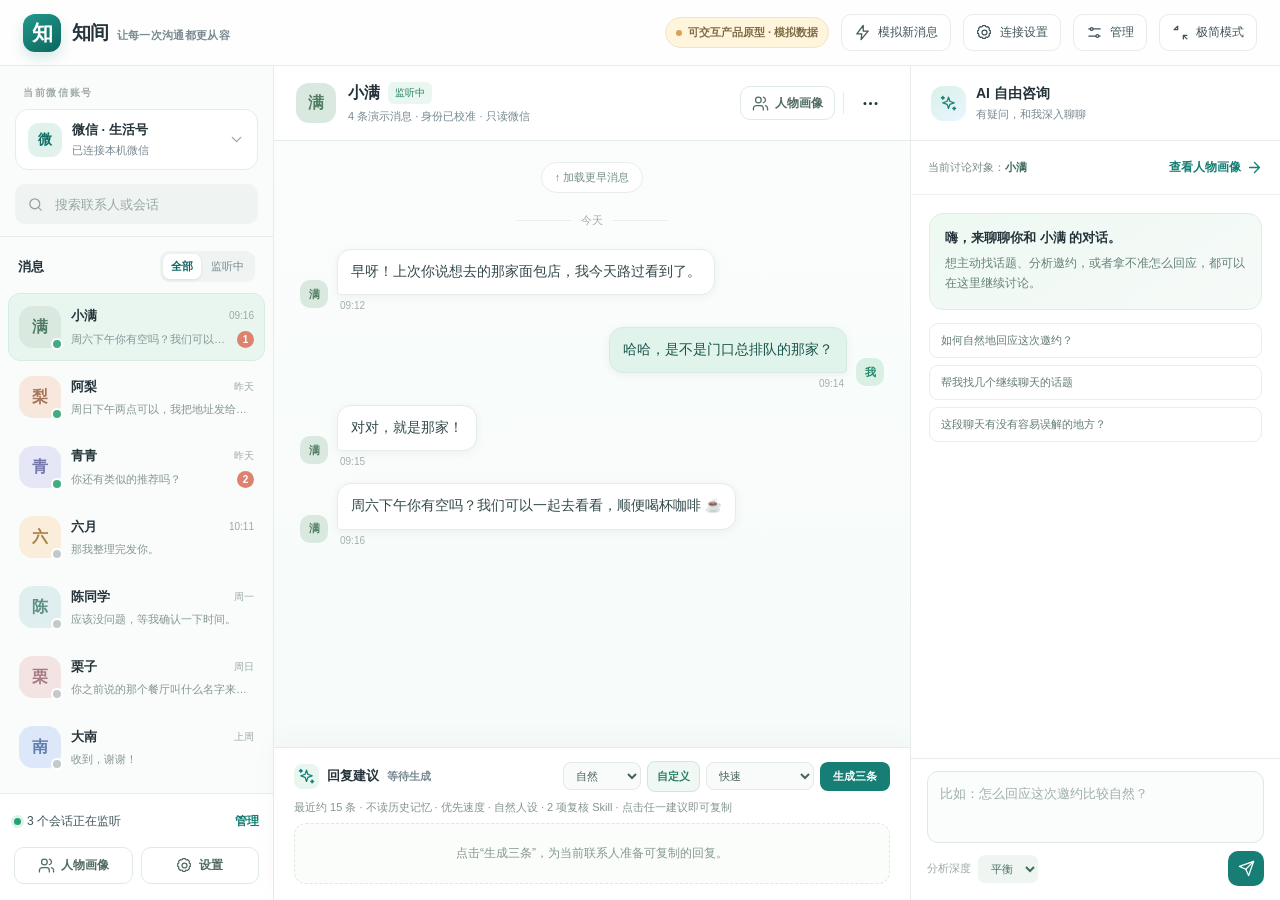
<file: docs/product/approved/V6/WeChat_AI_Copilot_Product_Prototype_V6.html>
<!DOCTYPE html>
<html lang="zh-CN">
<head>
<meta charset="UTF-8" />
<meta name="viewport" content="width=device-width, initial-scale=1, viewport-fit=cover" />
<meta name="color-scheme" content="light" />
<title>知间 · 微信 AI 沟通助手 · 产品交互原型 V6 · 自定义人设与 Skill 工作流</title>
<style>
:root{font-family:-apple-system,BlinkMacSystemFont,"Segoe UI","PingFang SC","Microsoft YaHei",sans-serif;--ink:#24333a;--ink2:#41545c;--sub:#778991;--muted:#9aa7a9;--bg:#edf2f1;--paper:#fff;--border:#e6ecea;--green:#167e74;--green-dark:#08685f;--green-pale:#e6f5f0;--warm:#faefe1;--orange:#b16e29;--red:#c55c50;--shadow:0 18px 55px rgba(28,63,57,.09);color:var(--ink);background:var(--bg);font-size:14px;-webkit-font-smoothing:antialiased}
*{box-sizing:border-box}html,body{margin:0;width:100%;height:100%;min-width:240px}button,input,textarea,select{font:inherit}button{cursor:pointer;color:inherit}button:disabled{opacity:.48;cursor:not-allowed}input,textarea,select{outline:none}button:focus-visible,input:focus-visible,textarea:focus-visible,select:focus-visible{outline:3px solid #a4ddd1;outline-offset:2px}button{border:0;background:transparent}svg{display:block} .hidden{display:none!important}.sr{position:absolute;clip:rect(0,0,0,0);width:1px;height:1px;overflow:hidden}
#app{height:100dvh;min-height:0;display:flex;flex-direction:column;overflow:hidden}.topbar{height:66px;flex:0 0 66px;background:#ffffffeb;border-bottom:1px solid var(--border);display:flex;align-items:center;padding:0 23px;justify-content:space-between;gap:16px;z-index:6}.brand{display:flex;align-items:center;gap:11px;white-space:nowrap}.brandmark{display:grid;place-items:center;width:38px;height:38px;background:linear-gradient(145deg,#22998c,#0b665e);color:#fff;border-radius:12px;box-shadow:0 6px 14px #147e742c;font-size:21px;font-weight:700}.brandname{font-size:19px;font-weight:790;letter-spacing:-.8px}.brandtag{font-size:11px;color:var(--sub);letter-spacing:.3px;margin-left:4px}.topright{display:flex;align-items:center;gap:12px}.demo-pill{display:flex;gap:6px;align-items:center;font-size:11px;font-weight:700;white-space:nowrap;color:#7d6b46;background:#fff4dc;border:1px solid #f2e3c3;padding:7px 10px;border-radius:99px}.demo-dot{width:6px;height:6px;border-radius:100%;background:#d6a354}.top-chip{font-size:12px;color:var(--ink2);border:1px solid var(--border);border-radius:10px;background:#fff;padding:9px 12px;display:flex;align-items:center;gap:7px;white-space:nowrap}.top-chip:hover,.iconbtn:hover{border-color:#c7dfd8;background:#f7fbfa}.primary{display:inline-flex;align-items:center;justify-content:center;gap:7px;background:var(--green);color:white;border:1px solid var(--green);border-radius:10px;font-weight:700;padding:10px 15px;min-height:38px}.primary:hover{background:var(--green-dark)}.primary:disabled{background:#91aaa3;border-color:#91aaa3;color:#fff}.secondary{display:inline-flex;align-items:center;justify-content:center;gap:6px;border:1px solid #dfeae6;border-radius:10px;padding:9px 12px;background:#fff;color:#526c65;font-weight:650}.secondary:hover{background:#f0f9f5}.textbtn{display:inline-flex;align-items:center;gap:5px;font-size:12px;font-weight:650;color:var(--green);padding:7px 0}.textbtn:hover{text-decoration:underline}.iconbtn{width:36px;height:36px;border:1px solid transparent;display:grid;place-items:center;border-radius:10px;flex:0 0 auto}.iconbtn svg{width:19px;height:19px}.app-body{flex:1;min-height:0;display:grid;grid-template-columns:274px minmax(390px,1fr) 370px;overflow:hidden;background:#fff}
/* Contacts, not technical modules, own the primary navigation. */
.sidebar{background:#fafcfb;border-right:1px solid var(--border);display:flex;flex-direction:column;min-height:0;min-width:0}.side-top{padding:20px 15px 12px;border-bottom:1px solid var(--border)}.subhead{font-size:10px;text-transform:uppercase;color:#a0acaa;letter-spacing:1.65px;font-weight:800;margin:0 0 9px 8px}.account-select-wrap{position:relative;display:flex;align-items:center;gap:10px;background:#fff;border:1px solid var(--border);border-radius:13px;padding:11px 12px}.account-logo{width:34px;height:34px;border-radius:11px;background:#e0f2eb;color:#116e65;display:grid;place-items:center;font-weight:800;font-size:14px;flex:0 0 auto}.accopy{min-width:0;flex:1}.accopy strong{display:block;white-space:nowrap;overflow:hidden;text-overflow:ellipsis;font-size:13px}.accopy small{display:block;margin-top:4px;font-size:11px;color:var(--sub)}.account-select-wrap select{position:absolute;inset:0;width:100%;height:100%;opacity:0;cursor:pointer}.account-chev{color:#99a6a3}.side-search{display:flex;align-items:center;gap:9px;background:#eff4f2;border-radius:10px;margin-top:14px;padding:0 12px;height:40px;color:#93a4a0}.side-search input{border:0;background:none;width:100%;min-width:0;color:var(--ink);font-size:13px}.side-search input::placeholder{color:#98a7a4}.list-controls{display:flex;align-items:center;justify-content:space-between;padding:14px 18px 9px}.list-controls strong{font-size:13px}.filter-group{display:flex;gap:2px;padding:3px;background:#eff3f1;border-radius:9px}.filter-group button{font-size:11px;padding:5px 8px;border-radius:7px;color:var(--sub);white-space:nowrap}.filter-group button.active{background:white;color:var(--green-dark);box-shadow:0 1px 3px #1f51491c;font-weight:750}.conv-list{overflow-y:auto;min-height:0;flex:1;padding:0 8px 12px;scrollbar-width:thin}.conv-row{width:100%;display:flex;align-items:center;gap:10px;padding:12px 10px;margin:2px 0;border-radius:12px;text-align:left;border:1px solid transparent;position:relative}.conv-row:hover{background:#f1f7f4}.conv-row.selected{background:#e9f6f0;border-color:#d5ece2}.avatar{position:relative;width:42px;height:42px;flex:0 0 auto;display:grid;place-items:center;border-radius:14px;background:var(--av,#d9ece7);color:var(--avink,#2f7771);font-size:16px;font-weight:750}.avatar .live-mini{position:absolute;right:-2px;bottom:-2px;width:12px;height:12px;border:2px solid #fff;border-radius:100%;background:#42ad83}.avatar .offline-mini{background:#c3cac9}.conv-content{flex:1;min-width:0}.conv-first{display:flex;justify-content:space-between;align-items:center;gap:7px}.conv-first strong{font-size:13px;font-weight:750;white-space:nowrap;overflow:hidden;text-overflow:ellipsis}.conv-time{font-size:10px;color:#9ba9a8;flex:0 0 auto}.conv-second{display:flex;gap:7px;justify-content:space-between;align-items:center;margin-top:6px}.conv-preview{font-size:11px;color:#849594;overflow:hidden;text-overflow:ellipsis;white-space:nowrap;max-width:100%}.unread{flex:0 0 auto;background:#de826d;color:#fff;min-width:17px;height:17px;padding:0 5px;line-height:17px;border-radius:99px;font-size:10px;font-weight:700;text-align:center}.side-bottom{border-top:1px solid var(--border);padding:12px 14px 16px;display:grid;gap:10px;background:#fff}.listen-summary{display:flex;align-items:center;justify-content:space-between;color:var(--ink2);font-size:12px}.live-light{display:inline-block;width:7px;height:7px;background:#27a078;border-radius:50%;margin-right:6px;box-shadow:0 0 0 3px #ddf3e8}.side-actions{display:flex;gap:8px}.side-actions button{flex:1;min-width:0;padding:9px 7px;font-size:12px}
/* Conversation is the center of the product. */
.chat-section{display:flex;flex-direction:column;min-width:0;min-height:0;background:#fff}.chat-header{height:75px;flex:0 0 75px;border-bottom:1px solid var(--border);display:flex;align-items:center;gap:12px;padding:0 22px;min-width:0}.chat-header .avatar{width:40px;height:40px;border-radius:13px}.chat-title-group{min-width:0;flex:1}.chat-title{display:flex;align-items:center;gap:8px}.chat-title strong{font-size:16px;font-weight:750;white-space:nowrap;overflow:hidden;text-overflow:ellipsis}.status-mini{font-size:10px;padding:4px 7px;border-radius:6px;background:#e9f7f0;color:#298266;white-space:nowrap}.status-mini.off{background:#f3f4f3;color:#899797}.chat-subtitle{font-size:11px;color:var(--sub);margin-top:5px;white-space:nowrap;overflow:hidden;text-overflow:ellipsis}.chat-actions{display:flex;align-items:center;gap:5px}.chat-divider{height:22px;width:1px;background:var(--border);margin:0 3px}.chat-timeline{flex:1 1 0;min-height:90px;overflow:auto;background:linear-gradient(180deg,#fafdfb,#f7fbf9 85%);padding:21px 26px 20px;scrollbar-color:#cedcd6 transparent;scrollbar-width:thin;overscroll-behavior:contain}.history-load{display:flex;justify-content:center;margin:0 auto 20px}.history-load button{border:1px solid #e6edeb;background:#fff;border-radius:99px;padding:7px 13px;color:#739087;font-size:11px}.date-line{display:flex;align-items:center;justify-content:center;gap:10px;color:#a1adaa;font-size:11px;margin:0 0 21px}.date-line:before,.date-line:after{content:"";height:1px;background:#e9eeec;width:55px}.bubble-row{display:flex;align-items:flex-end;gap:9px;margin:0 0 16px;max-width:100%}.bubble-row.mine{justify-content:flex-end}.bubble-row .avatar{width:28px;height:28px;border-radius:10px;font-size:11px;margin-bottom:3px}.bubble-wrap{display:flex;flex-direction:column;align-items:flex-start;min-width:0;max-width:min(77%,440px)}.mine .bubble-wrap{align-items:flex-end}.bubble{background:#fff;border:1px solid #e5ece9;border-radius:14px 14px 14px 4px;padding:11px 13px;line-height:1.64;overflow-wrap:anywhere;white-space:pre-wrap;color:#33484a;font-size:13.5px;box-shadow:0 2px 8px #294f4110}.mine .bubble{border-color:#d5ebe2;background:#e0f4eb;border-radius:14px 14px 4px 14px;color:#1a534b}.bubble-time{font-size:10px;color:#a3b1ad;margin:5px 3px 0}.identity-banner{display:flex;align-items:center;justify-content:space-between;gap:7px;padding:8px 14px;background:#fff9ec;border-bottom:1px solid #f5edd9;color:#956b39;font-size:11px}.identity-banner button{color:#966426;font-weight:800;font-size:11px;white-space:nowrap}
/* Suggestions are always visible near the reading context; AI consultation is independent. */
.suggest-dock{flex:0 0 auto;max-height:48%;overflow-y:auto;border-top:1px solid #e3ece8;padding:13px 20px 16px;background:#fff;box-shadow:0 -7px 26px rgba(19,67,54,.03)}.suggest-bar{display:flex;align-items:center;justify-content:space-between;gap:10px}.section-mini-title{display:flex;align-items:center;gap:8px;font-size:13px;font-weight:750}.spark{width:25px;height:25px;border-radius:8px;color:var(--green);background:#e9f6f0;display:grid;place-items:center}.gen-status{font-size:11px;color:var(--sub);display:flex;align-items:center;gap:5px}.gen-status.stale{color:#b87d39}.suggest-settings{display:flex;align-items:center;gap:6px;flex-wrap:wrap}.pill-select{border:1px solid #e2eae7;border-radius:8px;padding:6px 26px 6px 8px;background:#f9fbfa;font-size:11px;color:#4a625a;max-width:138px}.small-primary{background:var(--green);color:#fff;padding:7px 13px;border-radius:8px;font-size:11px;font-weight:750;white-space:nowrap}.small-primary:hover{background:var(--green-dark)}.small-plain{font-size:11px;color:#788c83;padding:6px}.suggest-info{display:flex;align-items:center;justify-content:space-between;gap:8px;margin:8px 0;font-size:11px;color:#85958e}.suggest-info em{font-style:normal;color:var(--orange);font-weight:650}.suggest-list{display:grid;gap:6px}.suggest-card{display:flex;align-items:center;gap:9px;width:100%;padding:8px 10px;border:1px solid #e9efeb;background:#fbfdfc;border-radius:10px;text-align:left;min-height:43px;transition:background .15s,border-color .15s}.suggest-card:hover{background:#eaf7ef;border-color:#b6dbca}.suggest-label{flex:0 0 auto;color:#188572;background:#e8f6f0;border-radius:6px;font-size:10px;font-weight:700;padding:5px 7px}.suggest-text{flex:1;font-size:12px;color:#3b5251;line-height:1.48;overflow-wrap:anywhere}.copy-mark{color:#299782;font-size:10px;font-weight:750;flex:0 0 auto}.suggest-placeholder{padding:20px;border:1px dashed #dce9e3;background:#fbfdfb;border-radius:12px;color:#869791;font-size:12px;line-height:1.6;text-align:center}.suggest-progress{margin-top:9px;color:var(--green);font-size:11px;display:flex;align-items:center;gap:8px}.spinner{width:12px;height:12px;border:2px solid #d0e8de;border-top-color:var(--green);border-radius:100%;animation:spin .8s linear infinite}@keyframes spin{to{transform:rotate(360deg)}}
/* AI panel is a continuous conversation, not a configuration form. */
.ai-panel{border-left:1px solid var(--border);background:#fff;min-width:0;min-height:0;display:flex;flex-direction:column}.ai-top{height:75px;min-height:75px;padding:17px 20px;border-bottom:1px solid var(--border);display:flex;align-items:center;gap:10px}.ai-icon{width:35px;height:35px;border-radius:12px;background:linear-gradient(140deg,#d8f2e8,#eaf5ff);display:grid;place-items:center;color:#188477;font-size:19px}.ai-title{flex:1;min-width:0}.ai-title strong{font-size:14px;display:block}.ai-title small{display:block;margin-top:4px;color:var(--sub);font-size:11px}.ai-linked{border-bottom:1px solid #eef2f1;padding:11px 17px;display:flex;align-items:center;justify-content:space-between;gap:9px;color:#7d8e8a;font-size:11px}.ai-linked strong{color:#3a665b}.ai-scroll{flex:1;min-height:0;overflow:auto;padding:18px 18px 15px;scrollbar-width:thin;scrollbar-color:#d3dcd7 transparent}.ai-welcome{background:linear-gradient(145deg,#eef9f2,#f6faf8);border:1px solid #deeee6;border-radius:14px;padding:15px;margin-bottom:13px}.ai-welcome strong{font-size:13px}.ai-welcome p{font-size:12px;line-height:1.65;color:#668179;margin:7px 0 0}.suggested-questions{display:grid;gap:7px;margin-bottom:16px}.question-btn{text-align:left;border:1px solid #e9eeeb;border-radius:9px;padding:9px 11px;color:#637b76;font-size:11px;background:#fff}.question-btn:hover{border-color:#b3dace;color:#11695c;background:#f4faf6}.ai-turn{margin:14px 0}.ai-turn.user{display:flex;justify-content:flex-end}.ai-turn.user>div{background:#eaf3f0;color:#375a52;max-width:94%;padding:10px 12px;border-radius:12px 12px 4px 12px;font-size:12px;line-height:1.6;white-space:pre-wrap}.ai-turn.assistant>div{max-width:100%;font-size:12px;line-height:1.75;color:#405652;white-space:pre-wrap;padding:5px 1px}.ai-speaker{font-size:11px;font-weight:750;color:#418b75;display:flex;align-items:center;gap:6px;margin-bottom:6px}.ai-citation{display:inline-block;border:1px solid #dceae3;color:#709386;background:#f9fcf9;padding:4px 7px;border-radius:7px;font-size:10px;margin-top:7px}.ai-composer{border-top:1px solid var(--border);padding:12px 16px 14px;display:grid;gap:8px;background:#fff}.ai-composer textarea{resize:none;width:100%;height:72px;border:1px solid #dee9e4;border-radius:11px;padding:12px;background:#fafdfb;color:#263e36;font-size:13px;line-height:1.5}.ai-composer textarea::placeholder{color:#a0afaa}.composer-footer{display:flex;align-items:center;justify-content:space-between;gap:10px}.composer-meta{display:flex;align-items:center;gap:7px;color:#9ca9a5;font-size:11px}.composer-footer select{color:#406b5f;font-size:11px;border:0;background:#eff6f2;border-radius:7px;padding:7px 9px}.sendbtn{width:36px;height:35px;background:var(--green);color:white;display:grid;place-items:center;border-radius:10px}.sendbtn svg{width:17px;height:17px}.sendbtn:disabled{background:#b8c7c1}
/* Slide-in product management drawer. */
.scrim{position:fixed;inset:0;background:rgba(15,38,35,.30);z-index:20;backdrop-filter:blur(2px)}.drawer{position:fixed;z-index:21;right:0;top:0;bottom:0;width:min(760px,100%);display:flex;flex-direction:column;background:#fff;box-shadow:-24px 0 90px #162d302c}.drawer-head{height:72px;min-height:72px;display:flex;align-items:center;justify-content:space-between;border-bottom:1px solid var(--border);padding:0 26px}.drawer-head .headgroup{display:flex;gap:10px;align-items:center}.drawer-head h2{font-size:17px;margin:0}.drawer-head small{color:var(--sub);font-size:11px;display:block;margin-top:4px}.drawer-body{display:grid;grid-template-columns:180px minmax(0,1fr);flex:1;min-height:0}.drawer-tabs{background:#f7faf8;border-right:1px solid var(--border);padding:19px 11px;display:flex;flex-direction:column;gap:5px}.drawer-tab{text-align:left;padding:12px;border-radius:10px;color:#71877e;font-size:12px;display:flex;align-items:center;gap:9px}.drawer-tab.active{background:#e4f3eb;color:var(--green-dark);font-weight:750}.drawer-main{overflow-y:auto;padding:27px 29px 40px;scrollbar-width:thin}.drawer-main h3{font-size:18px;letter-spacing:-.3px;margin:0 0 8px}.drawer-main .intro{font-size:12px;line-height:1.7;color:#84968e;margin:0 0 24px}.group-heading{display:flex;align-items:center;justify-content:space-between;gap:8px;margin:22px 0 9px;font-size:13px;font-weight:750}.setting-card{padding:16px;border-radius:13px;border:1px solid var(--border);background:#fff;margin:9px 0;display:flex;align-items:center;gap:13px}.setting-card .setting-main{min-width:0;flex:1}.setting-card strong{display:block;font-size:13px}.setting-card p{color:var(--sub);font-size:11px;line-height:1.6;margin:5px 0 0}.setting-card .avatar{width:38px;height:38px}.setting-actions{display:flex;align-items:center;gap:6px}.toggle{width:40px;height:24px;border-radius:99px;background:#cbd8d3;padding:3px;transition:background .2s;flex:0 0 auto}.toggle::after{content:"";display:block;background:white;border-radius:50%;height:18px;width:18px;transition:transform .2s}.toggle.on{background:var(--green)}.toggle.on::after{transform:translateX(16px)}.stat-grid{display:grid;grid-template-columns:repeat(3,1fr);gap:10px}.stat-item{padding:16px 12px;border:1px solid var(--border);border-radius:12px;background:#fafdfa}.stat-item strong{display:block;font-size:21px;color:#2e7261}.stat-item span{display:block;margin-top:7px;color:var(--sub);font-size:11px}.notice{border-radius:11px;padding:12px 14px;background:#f0f8f4;color:#5d8070;font-size:12px;line-height:1.7;border:1px solid #e0f0e7}.notice.warn{background:#fff9ee;color:#8b6c3f;border-color:#f3e8d5}.form-field{width:100%;border:1px solid #dde9e2;border-radius:10px;background:#fff;padding:10px 12px;min-height:39px}.memory-cards{display:grid;gap:9px}.memory-card{background:#fafcfa;border:1px solid #e4eee7;border-radius:12px;padding:13px}.memory-card .meta{display:flex;align-items:center;justify-content:space-between;color:#80978b;font-size:10px;margin-bottom:8px}.memory-card strong{font-size:12px}.memory-card p{font-size:12px;line-height:1.7;margin:0 0 9px}.memory-card .evidence{font-size:10px;color:#78978b;background:#f0f7f2;border-radius:7px;padding:6px 8px}.memory-card button{font-size:11px;color:#c26859}.activity-row{display:flex;align-items:center;gap:11px;padding:13px 4px;border-bottom:1px solid #eef2ef}.activity-row strong{font-size:12px}.activity-row span{display:block;font-size:11px;color:#85968e;margin-top:4px}.progress-track{height:7px;border-radius:99px;background:#e7efe9;overflow:hidden}.progress-fill{height:100%;background:var(--green);transition:width .4s}.mini-mono{font-family:ui-monospace,SFMono-Regular,monospace;font-size:11px;color:#718782}.drawer-footer{border-top:1px solid var(--border);padding:12px 26px;color:#a0aea7;font-size:11px}
/* Deliberately tiny focus surface. Font does not collapse to 8px. */
.focus-mode .topbar,.focus-mode .app-body{display:none}.focus-view{display:none;flex:1;min-height:0;background:#eaf2ee;overflow-y:auto;padding:12px;align-items:flex-start;justify-content:center}.focus-mode .focus-view{display:flex}.focus-card{max-width:520px;width:100%;min-width:0;background:white;border:1px solid #dce9e3;box-shadow:0 8px 30px #406b5520;border-radius:14px;padding:12px;display:grid;gap:9px}.focus-top{display:flex;align-items:center;justify-content:space-between;gap:8px}.focus-expand{color:#4b8276;font-size:12px;font-weight:750;display:flex;align-items:center;gap:5px;min-height:30px}.focus-caption{flex:1;white-space:nowrap;overflow:hidden;text-overflow:ellipsis;color:#8a9b93;text-align:right;font-size:11px}.focus-cards{display:grid;gap:7px}.focus-choice{width:100%;display:flex;gap:8px;align-items:flex-start;text-align:left;padding:10px 10px;border:1px solid #e4ece8;background:#fbfefc;border-radius:10px;min-height:57px}.focus-choice:hover{border-color:#9dd4b9;background:#f1fbf5}.focus-choice .num{flex:0 0 auto;width:20px;height:20px;border-radius:6px;display:grid;place-items:center;background:#e5f5eb;color:#278369;font-size:11px;font-weight:750}.focus-choice .words{flex:1;min-width:0;color:#345149;font-size:13px;line-height:1.5;white-space:pre-wrap;overflow-wrap:anywhere}.focus-choice .tick{color:#368c72;opacity:.8;font-size:10px;margin-top:3px}.focus-controls{display:grid;grid-template-columns:1fr 1fr;gap:8px}.focus-control{border:1px solid #dcebe3;background:#f6faf7;color:#4a786a;padding:9px 7px;border-radius:9px;min-height:39px;font-size:12px;font-weight:700;display:flex;justify-content:center;align-items:center;gap:7px}.focus-empty{padding:24px 12px;text-align:center;line-height:1.65;font-size:12px;color:#7a9188}.focus-details{border-top:1px solid var(--border);padding-top:10px;display:grid;gap:9px}.focus-details p{font-size:11px;color:var(--sub);line-height:1.6;margin:0}.focus-status{color:var(--green);font-size:11px;text-align:center}.toast{position:fixed;z-index:50;bottom:24px;left:50%;transform:translate(-50%,16px);background:#213e39;color:#fff;border-radius:11px;padding:12px 17px;font-size:12px;box-shadow:0 12px 30px #1f403b3d;opacity:0;pointer-events:none;transition:.2s}.toast.show{opacity:1;transform:translate(-50%,0)}.floating-help{position:fixed;bottom:14px;right:15px;z-index:7;border:1px solid #d8e9de;background:#fff;color:#417766;box-shadow:0 7px 20px #1c503c18;font-size:11px;padding:10px 12px;border-radius:99px;display:flex;gap:6px;align-items:center}.focus-mode .floating-help{display:none}
@media(max-width:1250px){.app-body{grid-template-columns:243px minmax(360px,1fr) 330px}.chat-header{padding:0 16px}.topbar{padding:0 16px}.suggest-dock{padding:10px 13px 13px}.chat-timeline{padding:18px}.ai-top{padding:14px}.ai-scroll{padding:14px}.ai-composer{padding:12px}}
@media(max-width:1040px){.app-body{grid-template-columns:240px minmax(0,1fr)}.ai-panel{position:fixed;z-index:10;top:66px;bottom:0;right:0;width:min(400px,100%);box-shadow:-12px 0 45px #163b2b21;transform:translateX(101%);transition:transform .22s}.ai-panel.open{transform:translateX(0)}.ai-overlay{position:fixed;z-index:9;inset:66px 0 0;background:#163c2b2b}.chat-section{min-width:0}.top-chip.hide-med{display:none}.mobile-ai-open{display:grid}}
@media(min-width:1041px){.mobile-ai-open{display:none}}.mobile-contacts{display:none}
@media(max-width:690px){.topbar{height:55px;flex-basis:55px;padding:0 12px}.brandmark{height:32px;width:32px;border-radius:10px;font-size:17px}.brandname{font-size:17px}.brandtag,.top-chip .label,.top-chip.hide-mobile,.demo-pill{display:none}.topright{gap:5px}.top-chip{padding:8px 9px}.app-body{display:flex}.sidebar{position:fixed;top:55px;bottom:0;left:0;width:min(325px,100%);z-index:14;transform:translateX(-101%);box-shadow:16px 0 35px #113f2c22;transition:transform .2s}.sidebar.open{transform:translateX(0)}.mobile-side-scrim{position:fixed;z-index:13;inset:55px 0 0;background:#18362840}.mobile-contacts{display:grid}.chat-section{flex:1;width:100%;min-width:0}.chat-header{height:61px;flex-basis:61px;padding:0 11px;gap:7px}.chat-title strong{font-size:14px}.chat-subtitle{font-size:10px}.chat-header .avatar{width:35px;height:35px;font-size:13px}.chat-actions{gap:0}.chat-actions .hide-mobile{display:none}.chat-divider{display:none}.chat-timeline{padding:16px 12px}.bubble-wrap{max-width:85%}.bubble{font-size:13px}.suggest-dock{padding:10px 11px 12px;max-height:50%}.suggest-bar{align-items:flex-start;gap:7px;flex-wrap:wrap}.suggest-settings{width:100%;justify-content:flex-end}.suggest-info{margin:6px 0}.suggest-card{min-height:45px;padding:8px}.suggest-text{font-size:12px}.ai-panel{top:55px;width:100%}.ai-overlay{inset:55px 0 0}.drawer-head{padding:0 17px}.drawer-body{display:flex;flex-direction:column}.drawer-tabs{display:flex;flex-direction:row;overflow-x:auto;flex:0 0 auto;padding:9px;scrollbar-width:none}.drawer-tab{white-space:nowrap;padding:9px 10px}.drawer-main{padding:20px 16px 33px}.drawer-footer{padding:9px 16px}.stat-grid{gap:6px}.stat-item{padding:12px 8px}.stat-item strong{font-size:17px}}
@media(max-width:350px){.top-chip{padding:8px}.chat-actions .iconbtn{width:33px}.chat-title strong{max-width:105px}.suggest-settings{gap:4px}.pill-select{max-width:105px;padding:6px 4px}.small-primary{padding:8px 9px}.focus-view{padding:6px}.focus-card{padding:9px;gap:7px}.focus-choice{padding:9px 7px;gap:6px}.focus-choice .words{font-size:12px}.focus-control{font-size:11px}}
@media(prefers-reduced-motion:reduce){*,*:before,*:after{animation:none!important;transition:none!important}}

/* V5: portraits & first-run guided connection center */
.portrait-shortcut{padding:7px 11px;min-height:34px;font-size:12px;white-space:nowrap}
.portrait-hero{display:flex;align-items:center;gap:15px;padding:18px;border:1px solid #e2ede8;border-radius:16px;background:linear-gradient(115deg,#f6fbf7,#e9f7f0);margin:0 0 15px}
.portrait-hero .avatar{width:57px;height:57px;font-size:20px}
.portrait-hero strong{display:block;font-size:18px;margin-bottom:3px}
.portrait-hero p{color:#798b86;margin:0 0 7px;font-size:12px}
.portrait-mark{display:inline-flex;align-items:center;min-height:23px;padding:4px 9px;border-radius:99px;font-size:10px;font-weight:700;background:#dbf3e5;color:#27825f}
.portrait-mark.is-warn{background:#fff1da;color:#996b36}
.portrait-summary{border:1px solid #ddebe3;border-radius:14px;background:#f7fbf8;padding:18px;margin-bottom:13px}
.portrait-kicker{text-transform:uppercase;font-size:10px;letter-spacing:1px;color:#50977b;font-weight:800;margin-bottom:9px}
.portrait-summary p{font-size:14px;line-height:1.75;font-weight:570;margin:0 0 10px;color:#36554b}
.portrait-source{color:#85978b;font-size:11px}
.portrait-grid{display:grid;grid-template-columns:repeat(2,minmax(0,1fr));gap:10px;margin:14px 0}
.portrait-section{border:1px solid #e6eeea;background:#fff;padding:15px;border-radius:13px;min-height:110px}
.portrait-section h4{font-size:12px;color:#496b59;margin:0 0 12px}
.portrait-item{display:flex;align-items:flex-start;gap:8px;margin:7px 0;font-size:12px;line-height:1.55}
.portrait-bullet{width:6px;height:6px;flex:0 0 6px;margin-top:7px;border-radius:50%;background:#5baf8d}
.portrait-empty{font-size:11px;color:#8f9e98;margin:0;line-height:1.7}
.drawer-tabs{overflow-y:auto;scrollbar-width:thin}
.setup-progress{display:grid;grid-template-columns:repeat(4,minmax(0,1fr));gap:8px;margin-bottom:17px}
.setup-step{border:1px solid #e0e9e3;border-radius:12px;background:#fff;min-height:88px;display:flex;flex-direction:column;align-items:center;justify-content:center;gap:6px;padding:8px 5px}
.setup-step span{width:28px;height:28px;border-radius:50%;background:#edf3ef;color:#718b80;display:grid;place-items:center;font-size:12px;font-weight:800}
.setup-step small{font-size:10px;line-height:1.4;color:#637a70;text-align:center}
.setup-step.active{background:#f3faf5;border-color:#82c0a5}.setup-step.active span,.setup-step.done span{background:#258f69;color:white}
.setup-main-card{border-radius:16px;border:1px solid #dcebe2;background:#f9fcfa;padding:20px;margin-bottom:18px}
.setup-title{font-size:11px;color:#68977c;font-weight:800;margin-bottom:11px;display:flex;justify-content:space-between;align-items:center;gap:8px}
.setup-main-card h3{font-size:19px}.setup-main-card p{font-size:12px;color:#647a6e;line-height:1.75}
.setup-summary{font-weight:750!important;color:#365d4d!important}
.setup-actions{display:flex;gap:9px;flex-wrap:wrap;margin:20px 0 12px}
.setup-guide{border-top:1px solid #e3ede7;padding-top:12px;color:#657f70;font-size:12px}
.setup-guide summary{cursor:pointer;font-weight:750;color:#3b7c63}.setup-guide p{line-height:1.65}
.conn-pill{display:inline-flex;flex:0 0 auto;padding:6px 8px;font-size:10px;color:#896a43;border-radius:99px;background:#fff1e0}
.conn-pill.ok{color:#1c855c;background:#e1f4e8}
@media(max-width:740px){.portrait-grid{grid-template-columns:1fr}.setup-progress{grid-template-columns:repeat(2,minmax(0,1fr))}.portrait-shortcut{display:none}}


/* V6: user-owned Persona Skills and lifecycle-driven Skills */
.skill-shortcut{flex:0 0 auto;font-size:11px;color:#29816a;font-weight:750;padding:7px 9px;border:1px solid #cce8d9;background:#eff8f2;border-radius:8px;white-space:nowrap}
.skill-shortcut:hover{background:#e4f4e9}
.skill-lead{padding:16px;background:linear-gradient(130deg,#f0f9f3,#f7fbfa);border:1px solid #d9ebdf;border-radius:14px;margin:0 0 14px}
.skill-lead h3{margin:0 0 7px;font-size:19px;color:#244e3a}.skill-lead p{font-size:12px;color:#668476;line-height:1.65;margin:0}
.skill-actions{display:flex;gap:8px;align-items:center;flex-wrap:wrap;margin:13px 0}
.skill-action{min-height:34px;padding:8px 12px;border:1px solid #d8e8de;border-radius:9px;background:#fff;color:#376b57;font-weight:700;font-size:12px}
.skill-action.main{color:#fff;background:#267b5c;border-color:#267b5c}.skill-action:disabled{opacity:.45;cursor:not-allowed}
.skill-section-head{margin:22px 0 9px;display:flex;gap:8px;align-items:baseline;justify-content:space-between}
.skill-section-head strong{font-size:14px;color:#274f3e}.skill-section-head small{font-size:11px;color:#849c90}
.skill-list{display:grid;gap:9px}.skill-item{display:flex;align-items:center;gap:12px;background:#fff;border:1px solid #e0eae5;border-radius:13px;padding:13px;min-width:0}.skill-item.is-off{opacity:.67}.skill-item .skill-mark{width:36px;height:36px;flex:0 0 36px;background:#e9f5ee;border-radius:10px;color:#308463;display:grid;place-items:center;font-weight:800;font-size:17px}.skill-item.workflow .skill-mark{background:#e9eff9;color:#5f77ab}.skill-item-main{flex:1;min-width:0}.skill-item-title{display:flex;gap:6px;align-items:center;flex-wrap:wrap}.skill-item-title strong{font-size:13px}.skill-tag{font-size:10px;padding:3px 6px;border-radius:5px;background:#f0f5f1;color:#789183;white-space:nowrap}.skill-tag.ai{background:#fff3df;color:#926c35}.skill-item-main p{font-size:11px;color:#7f9188;line-height:1.5;margin:5px 0}.skill-stages{font-size:10px;color:#548470;display:flex;flex-wrap:wrap;gap:5px}.skill-stages span{background:#edf8f0;border-radius:5px;padding:3px 6px}.skill-item-acts{display:flex;align-items:center;gap:5px;flex-wrap:wrap;justify-content:flex-end}.skill-mini{border:1px solid #e2eae4;border-radius:8px;padding:6px 8px;background:#fff;color:#50725d;font-size:11px;white-space:nowrap}.skill-mini:hover{background:#edf8f1}.skill-on{color:#2c8264;background:#e6f6eb;border-color:#c7e8d3}
.skill-editor{padding:16px;border-radius:14px;border:1px solid #cee2d3;background:#fbfefb}.skill-editor h3{margin:0 0 5px}.skill-editor .muted{font-size:11px;color:#7d9085;line-height:1.55;margin:0 0 13px}.skill-field{display:grid;gap:6px;margin:12px 0}.skill-field label{font-weight:750;color:#365c47;font-size:12px}.skill-input,.skill-textarea,.skill-select{border:1px solid #d7e5da;border-radius:9px;padding:9px 10px;font:inherit;color:#274936;background:#fff;width:100%;font-size:13px;min-width:0}.skill-textarea{line-height:1.65;resize:vertical;min-height:82px}.skill-field small{color:#84978b;font-size:11px;line-height:1.5}.skill-stagemap{display:grid;grid-template-columns:repeat(2,minmax(0,1fr));gap:7px}.skill-stage-option{display:flex;gap:8px;align-items:flex-start;padding:10px;border:1px solid #e1eae3;background:#fff;border-radius:9px;cursor:pointer}.skill-stage-option input{accent-color:#267b5c;margin:2px 0 0}.skill-stage-option strong{font-size:11px;display:block}.skill-stage-option small{font-size:10px;line-height:1.5;color:#8a988d;display:block;margin-top:4px}.skill-ai-box{border:1px dashed #b8d8c8;background:#f1faf5;border-radius:12px;padding:13px;margin:12px 0}.skill-ai-box strong{font-size:13px}.skill-ai-box p{font-size:11px;line-height:1.65;color:#688473}.skill-ai-box textarea{margin:8px 0}.skill-review{padding:12px;border-radius:10px;background:#fff9eb;border:1px solid #f3e5c8;color:#78643d;font-size:12px;line-height:1.65;margin:13px 0}.skill-preview{background:#f2f7f4;border:1px solid #ddebe2;border-radius:12px;padding:13px;margin:12px 0;font-size:12px;line-height:1.7;color:#3e5c4d;white-space:pre-wrap}.skill-lifecycle{display:flex;align-items:stretch;flex-wrap:wrap;gap:5px;margin:10px 0 15px}.skill-life-step{flex:1 1 92px;min-width:0;padding:8px;background:#f3f6f4;color:#657c6e;text-align:center;border-radius:8px;font-size:10px;line-height:1.55}.skill-life-step b{display:block;color:#345e48;font-size:11px}.skill-life-step.is-active{background:#e2f3e9;color:#296a4d}
@media(max-width:690px){.skill-section-head{align-items:flex-start}.skill-item{align-items:flex-start;flex-wrap:wrap}.skill-item-main{flex-basis:calc(100% - 52px)}.skill-item-acts{width:100%;justify-content:flex-end}.skill-stagemap{grid-template-columns:1fr}.skill-editor{padding:12px}.skill-life-step{flex-basis:29%}.skill-shortcut{padding:6px 7px;font-size:11px}}
@media(max-width:350px){.skill-shortcut{font-size:10px;padding:6px}.skill-action{font-size:11px;padding:7px 8px}.skill-life-step{flex-basis:46%}}

</style>
</head>
<body>
<div id="app">
<header class="topbar">
 <div class="brand"><span class="brandmark">知</span><div class="brandname">知间 <span class="brandtag">让每一次沟通都更从容</span></div></div>
 <div class="topright">
  <div class="demo-pill"><span class="demo-dot"></span> 可交互产品原型 · 模拟数据</div>
  <button class="top-chip hide-med" data-action="simulate" title="演示新消息到达后如何刷新聊天及标记旧建议"><span data-icon="zap"></span><span class="label">模拟新消息</span></button>
  <button class="top-chip hide-mobile" data-action="drawer" data-tab="setup"><span data-icon="settings"></span><span class="label">连接设置</span></button><button class="top-chip hide-mobile" data-action="drawer" data-tab="overview"><span data-icon="sliders"></span><span class="label">管理</span></button>
  <button class="top-chip" data-action="focus"><span data-icon="minimize"></span><span class="label">极简模式</span></button>
  <button class="iconbtn mobile-contacts" data-action="mobile-contacts" aria-label="联系人"><span data-icon="users"></span></button>
 </div>
</header>
<div class="app-body">
 <aside class="sidebar" id="sidebar">
  <div class="side-top">
   <div class="subhead">当前微信账号</div>
   <div class="account-select-wrap"><span class="account-logo">微</span><div class="accopy"><strong id="accountName">微信 · 生活号</strong><small id="accountSub">已连接本机微信</small></div><span class="account-chev" data-icon="chevron-down"></span><select id="accountSelect" aria-label="切换微信账号"></select></div>
   <div class="side-search"><span data-icon="search"></span><input id="contactSearch" aria-label="搜索联系人" placeholder="搜索联系人或会话" autocomplete="off" /></div>
  </div>
  <div class="list-controls"><strong>消息</strong><div class="filter-group"><button data-action="filter" data-filter="all" class="active">全部</button><button data-action="filter" data-filter="listening">监听中</button></div></div>
  <div class="conv-list" id="conversationList"></div>
  <div class="side-bottom"><div class="listen-summary"><span><span class="live-light"></span><span id="listenCount">3 个会话正在监听</span></span><button class="textbtn" data-action="drawer" data-tab="listening">管理</button></div><div class="side-actions"><button class="secondary" data-action="drawer" data-tab="portrait"><span data-icon="users"></span>人物画像</button><button class="secondary" data-action="drawer" data-tab="overview"><span data-icon="settings"></span>设置</button></div></div>
 </aside>
 <main class="chat-section">
  <div class="chat-header">
   <button class="iconbtn mobile-contacts" data-action="mobile-contacts" aria-label="打开联系人列表"><span data-icon="menu"></span></button>
   <div class="avatar" id="chatAvatar">满</div><div class="chat-title-group"><div class="chat-title"><strong id="chatTitle">小满</strong><span class="status-mini" id="chatStatus">监听中</span></div><div class="chat-subtitle" id="chatSubtitle">每条建议只针对当前联系人</div></div>
   <div class="chat-actions"><button class="secondary portrait-shortcut hide-mobile" data-action="drawer" data-tab="portrait" title="打开该联系人的人物画像"><span data-icon="users"></span>人物画像</button><button class="iconbtn mobile-ai-open" data-action="ai-open" title="打开 AI 咨询"><span data-icon="sparkles"></span></button><div class="chat-divider"></div><button class="iconbtn" data-action="drawer" data-tab="conversation" title="当前会话详情与操作"><span data-icon="more-horizontal"></span></button></div>
  </div>
  <div id="identityBanner" class="identity-banner hidden"><span>该会话的本人/对方方向仍待确认，请先校准后再依据长期记忆作判断。</span><button data-action="drawer" data-tab="identity">去校准 →</button></div>
  <div class="chat-timeline" id="chatTimeline"></div>
  <section class="suggest-dock" aria-label="AI 回复建议">
    <div class="suggest-bar"><div class="section-mini-title"><span class="spark" data-icon="sparkles"></span><span>回复建议</span><span id="suggestStatus" class="gen-status">等待生成</span></div><div class="suggest-settings"><select id="personaSelect" class="pill-select" aria-label="回复人设"></select><button type="button" class="skill-shortcut" data-action="skill-new" data-kind="persona" title="创建自己的回复人设">自定义</button><select id="thinkingSelect" class="pill-select" aria-label="思考强度"><option value="Quick">快速</option><option value="Balanced">平衡</option><option value="Deep">深度</option><option value="Max">Max · 复核</option></select><button id="generateButton" class="small-primary" data-action="generate"><span id="generateLabel">生成三条</span></button></div></div>
    <div class="suggest-info"><span id="suggestInfo">根据当前聊天与已授权记忆生成 · 不自动发送</span><button id="cancelGen" class="small-plain hidden" data-action="cancel-generate">取消任务</button></div>
    <div id="suggestions" class="suggest-list"><div class="suggest-placeholder">先选择一种人设，然后生成三条可复制的回复建议。</div></div>
    <div id="suggestProgress" class="suggest-progress hidden"><span class="spinner"></span><span id="progressText">正在准备上下文…</span></div>
  </section>
 </main>
 <aside class="ai-panel" id="aiPanel">
  <div class="ai-top"><span class="ai-icon" data-icon="sparkles"></span><div class="ai-title"><strong>AI 自由咨询</strong><small>有疑问，和我深入聊聊</small></div><button class="iconbtn mobile-ai-open" data-action="ai-close" aria-label="关闭 AI 咨询"><span data-icon="x"></span></button></div>
  <div class="ai-linked"><span>当前讨论对象：<strong id="aiContact">小满</strong></span><button class="textbtn" data-action="drawer" data-tab="portrait">查看人物画像 <span data-icon="arrow-right"></span></button></div>
  <div class="ai-scroll" id="aiScroll"></div>
  <div class="ai-composer"><textarea id="aiInput" placeholder="比如：怎么回应这次邀约比较自然？" aria-label="向 AI 自由提问"></textarea><div class="composer-footer"><div class="composer-meta"><span>分析深度</span><select id="consultThinking" aria-label="自由咨询思考强度"><option value="Quick">快速</option><option value="Balanced" selected>平衡</option><option value="Deep">深度</option><option value="Max">Max</option></select></div><button id="aiSend" class="sendbtn" data-action="ask" title="发送咨询问题"><span data-icon="send"></span></button></div></div>
 </aside>
</div>
<div id="aiOverlay" class="ai-overlay hidden" data-action="ai-close"></div>
<div id="sideOverlay" class="mobile-side-scrim hidden" data-action="mobile-contacts"></div>
<!-- Focus mode intentionally has exactly 3 candidates + two controls + expand. -->
<section class="focus-view" id="focusView"><div class="focus-card">
 <div class="focus-top"><button class="focus-expand" data-action="focus-expand"><span data-icon="maximize"></span> 展开</button><span class="focus-caption" id="focusName">小满 · 已就绪</span></div>
 <div class="focus-cards" id="focusChoices"></div>
 <div id="focusStatus" class="focus-status hidden"></div>
 <div class="focus-controls"><button id="focusPersona" class="focus-control" data-action="focus-persona"><span data-icon="smile"></span><span id="focusPersonaName">人设 · 自然</span></button><button class="focus-control" data-action="generate"><span data-icon="refresh"></span>换一批</button></div>
 <div id="focusDetails" class="focus-details hidden"><p id="focusExplanation">与工作区使用同一会话、建议与人设状态。切换联系人不会影响后台监听。</p><button class="secondary" data-action="workspace">返回完整工作区</button><button class="secondary" data-action="focus-choose">切换联系人</button></div>
</div></section>
<div id="scrim" class="scrim hidden" data-action="close-drawer"></div>
<section class="drawer hidden" id="drawer" role="dialog" aria-modal="true" aria-label="应用管理与联系人详情">
 <header class="drawer-head"><div class="headgroup"><span class="spark" data-icon="sliders"></span><div><h2>管理与详情</h2><small>功能跟随当前账号与联系人</small></div></div><button class="iconbtn" data-action="close-drawer" aria-label="关闭"><span data-icon="x"></span></button></header>
 <div class="drawer-body"><nav class="drawer-tabs" id="drawerTabs"><button class="drawer-tab active" data-action="tab" data-tab="overview"><span data-icon="home"></span>总览</button><button class="drawer-tab" data-action="tab" data-tab="listening"><span data-icon="radio"></span>监听管理</button><button class="drawer-tab" data-action="tab" data-tab="conversation"><span data-icon="message"></span>会话详情</button><button class="drawer-tab" data-action="tab" data-tab="portrait"><span data-icon="users"></span>人物画像</button><button class="drawer-tab" data-action="tab" data-tab="self"><span data-icon="smile"></span>我的表达</button><button class="drawer-tab" data-action="tab" data-tab="memories"><span data-icon="book"></span>记忆与证据</button><button class="drawer-tab" data-action="tab" data-tab="identity"><span data-icon="users"></span>身份校准</button><button class="drawer-tab" data-action="tab" data-tab="history"><span data-icon="history"></span>历史补录</button><button class="drawer-tab" data-action="tab" data-tab="agent"><span data-icon="sparkles"></span>人设与 Skills</button><button class="drawer-tab" data-action="tab" data-tab="setup"><span data-icon="settings"></span>连接与配置</button><button class="drawer-tab" data-action="tab" data-tab="preferences"><span data-icon="sliders"></span>使用偏好</button><button class="drawer-tab" data-action="tab" data-tab="health"><span data-icon="radio"></span>运行状态</button></nav><div id="drawerContent" class="drawer-main"></div></div>
 <footer class="drawer-footer">知间 · 本地优先 · 微信只读 · 所有演示数据均为虚构内容</footer>
</section>
<div id="toast" class="toast" role="status" aria-live="polite"></div>

</div>
<script>
(() => {
 'use strict';
 const svg = (name) => {
  const nodes = {
   sparkles:'<path d="m12 3 1.9 5.8L20 11l-6.1 2.2L12 19l-1.9-5.8L4 11l6.1-2.2L12 3Z"/><path d="m20 17 .8 1.5L22 19l-1.2.5L20 21l-.7-1.5L18 19l1.3-.5L20 17ZM4 2l.7 1.3L6 4l-1.3.7L4 6l-.7-1.3L2 4l1.3-.7L4 2Z"/>',
   users:'<path d="M16 21v-2a4 4 0 0 0-4-4H6a4 4 0 0 0-4 4v2"/><circle cx="9" cy="7" r="4"/><path d="M22 21v-2a4 4 0 0 0-3-3.87M16 3.13a4 4 0 0 1 0 7.75"/>',
   settings:'<path d="M12 15.5a3.5 3.5 0 1 0 0-7 3.5 3.5 0 0 0 0 7Z"/><path d="M19.4 15a1.7 1.7 0 0 0 .34 1.87l.06.06-2.87 2.87-.06-.06A1.7 1.7 0 0 0 15 19.4a1.7 1.7 0 0 0-1.2 1.6v.1H9.74V21a1.7 1.7 0 0 0-1.2-1.6 1.7 1.7 0 0 0-1.87.34l-.06.06-2.87-2.87.06-.06A1.7 1.7 0 0 0 4.14 15a1.7 1.7 0 0 0-1.6-1.2h-.1V9.74h.1a1.7 1.7 0 0 0 1.6-1.2 1.7 1.7 0 0 0-.34-1.87l-.06-.06 2.87-2.87.06.06A1.7 1.7 0 0 0 8.54 4.14a1.7 1.7 0 0 0 1.2-1.6v-.1h4.06v.1a1.7 1.7 0 0 0 1.2 1.6 1.7 1.7 0 0 0 1.87-.34l.06-.06 2.87 2.87-.06.06A1.7 1.7 0 0 0 19.4 8.54a1.7 1.7 0 0 0 1.6 1.2h.1v4.06H21a1.7 1.7 0 0 0-1.6 1.2Z" transform="translate(0 0) scale(.96)"/>',
   book:'<path d="M4 19.5A2.5 2.5 0 0 1 6.5 17H20"/><path d="M6.5 2H20v20H6.5A2.5 2.5 0 0 1 4 19.5v-15A2.5 2.5 0 0 1 6.5 2Z"/>',
   minimize:'<path d="m8 3 0 5H3M16 21v-5h5M3 8l5-5M16 16l5 5"/>',maximize:'<path d="M8 3H3v5M3 3l7 7M16 21h5v-5M21 21l-7-7"/>',
   search:'<circle cx="11" cy="11" r="7"/><path d="m20 20-4-4"/>',
   'chevron-down':'<path d="m6 9 6 6 6-6"/>',
   'more-horizontal':'<circle cx="5" cy="12" r="1"/><circle cx="12" cy="12" r="1"/><circle cx="19" cy="12" r="1"/>',
   'arrow-right':'<path d="M5 12h14m-7-7 7 7-7 7"/>',
   smile:'<circle cx="12" cy="12" r="10"/><path d="M8 14s1.5 2 4 2 4-2 4-2M9 9h.01M15 9h.01"/>',
   refresh:'<path d="M20 11a8 8 0 0 0-14-5L4 8V3M4 8h5M4 13a8 8 0 0 0 14 5l2-2v5m0-5h-5"/>',
   send:'<path d="m22 2-7 20-4-9-9-4 20-7Z"/><path d="M22 2 11 13"/>',
   x:'<path d="M18 6 6 18M6 6l12 12"/>',
   menu:'<path d="M4 7h16M4 12h16M4 17h16"/>',
   info:'<circle cx="12" cy="12" r="10"/><path d="M12 16v-4M12 8h.01"/>',
   zap:'<path d="m13 2-9 12h7l-1 8 10-12h-7l0-8Z"/>',
   radio:'<circle cx="12" cy="12" r="2"/><path d="M16.24 7.76a6 6 0 0 1 0 8.48m-8.48 0a6 6 0 0 1 0-8.48M19.07 4.93a10 10 0 0 1 0 14.14m-14.14 0a10 10 0 0 1 0-14.14"/>',
   message:'<path d="M21 11.5a8.38 8.38 0 0 1-.9 3.8A8.5 8.5 0 0 1 12.5 20a8.38 8.38 0 0 1-3.8-.9L3 21l1.9-5.7a8.38 8.38 0 0 1-.9-3.8A8.5 8.5 0 0 1 12.5 3H13a8.5 8.5 0 0 1 8 8v.5Z"/>',
   home:'<path d="m3 10 9-7 9 7v10a1 1 0 0 1-1 1H4a1 1 0 0 1-1-1V10Z"/><path d="M9 21v-8h6v8"/>',
   history:'<path d="M3 12a9 9 0 1 0 3-6.7L3 8m0-5v5h5"/><path d="M12 7v5l3 2"/>',
   sliders:'<path d="M4 7h16M4 17h16"/><circle cx="8" cy="7" r="2" fill="white"/><circle cx="16" cy="17" r="2" fill="white"/>',
   copy:'<rect x="8" y="8" width="12" height="12" rx="2"/><path d="M16 8V6a2 2 0 0 0-2-2H6a2 2 0 0 0-2 2v8a2 2 0 0 0 2 2h2"/>',
   check:'<path d="m5 12 4 4L19 6"/>',
   clock:'<circle cx="12" cy="12" r="9"/><path d="M12 7v5l3 2"/>'
  };
  return `<svg width="17" height="17" viewBox="0 0 24 24" fill="none" stroke="currentColor" stroke-width="1.8" stroke-linecap="round" stroke-linejoin="round" aria-hidden="true">${nodes[name] || nodes.info}</svg>`;
 };
 function hydrateIcons(root=document){root.querySelectorAll('[data-icon]').forEach(el=>el.innerHTML=svg(el.dataset.icon));}
 const $=id=>document.getElementById(id);const escape=s=>String(s??'').replace(/[&<>"']/g,m=>({'&':'&amp;','<':'&lt;','>':'&gt;','"':'&quot;',"'":'&#39;'}[m]));
 const accounts=[{id:'personal',name:'微信 · 生活号',sub:'已连接本机微信',active:true},{id:'work',name:'微信 · 工作号',sub:'当前未在本机登录',active:false}];
 const baseMessages={
  man:[['them','早呀！上次你说想去的那家面包店，我今天路过看到了。','09:12'],['me','哈哈，是不是门口总排队的那家？','09:14'],['them','对对，就是那家！','09:15'],['them','周六下午你有空吗？我们可以一起去看看，顺便喝杯咖啡 ☕','09:16']],
  lin:[['them','那个展我已经看好时间了～','昨天 20:12'],['me','什么时间呀？','昨天 20:15'],['them','周日下午两点可以，我把地址发给你。','昨天 20:18']],
  qing:[['them','上次推荐的纪录片我看完了，确实很好看。','昨天 21:03'],['me','结尾是不是很让人意外？','昨天 21:08'],['them','有点！你还有类似的推荐吗？','昨天 21:10']],
  june:[['them','方案我又调整了一版，明天方便看一下吗？','10:04'],['me','可以，我上午有空。','10:09'],['them','那我整理完发你。','10:11']],
  chen:[['them','明天中午一起吃饭吗？','周一 18:12'],['me','应该没问题，等我确认一下时间。','周一 18:20']],
  lee:[['them','你之前说的那个餐厅叫什么名字来着？','周日 17:26']],
  dana:[['them','收到，谢谢！','上周']],
  alice:[['them','下周项目讨论会先定在周二，可以吗？','08:38']],
  ben:[['them','我们把会议纪要更新好了。','昨天 15:30']]
 };
 const raws=[
  {id:'man',account:'personal',name:'小满',letter:'满',palette:['#d9e9df','#517e64'],preview:'周六下午你有空吗？我们可以一起去看看…',time:'09:16',unread:1,listen:true,identity:'confirmed',memory:[{kind:'共同经历',text:'你们之前讨论过一家经常排队的面包店，对方记得你想去。',evidence:'聊天记录 · 今天 09:12'},{kind:'喜好',text:'倾向于轻松自然的聊天风格。',evidence:'手动备注'},{kind:'近期计划',text:'对方提出周六下午去面包店并喝咖啡。',evidence:'聊天记录 · 今天 09:16'}]},
  {id:'lin',account:'personal',name:'阿梨',letter:'梨',palette:['#f7e7dc','#a7755a'],preview:'周日下午两点可以，我把地址发给你。',time:'昨天',unread:0,listen:true,identity:'confirmed',memory:[{kind:'共同话题',text:'你们计划一起看一个展览。',evidence:'聊天记录 · 昨天 20:18'}]},
  {id:'qing',account:'personal',name:'青青',letter:'青',palette:['#e5e7f6','#7779ae'],preview:'你还有类似的推荐吗？',time:'昨天',unread:2,listen:true,identity:'pending',memory:[]},
  {id:'june',account:'personal',name:'六月',letter:'六',palette:['#faedda','#aa8048'],preview:'那我整理完发你。',time:'10:11',unread:0,listen:false,identity:'confirmed',memory:[{kind:'计划',text:'对方准备发送修改后的方案。',evidence:'聊天记录'}]},
  {id:'chen',account:'personal',name:'陈同学',letter:'陈',palette:['#dfeeee','#5d8f89'],preview:'应该没问题，等我确认一下时间。',time:'周一',unread:0,listen:false,identity:'confirmed',memory:[]},
  {id:'lee',account:'personal',name:'栗子',letter:'栗',palette:['#f3e3e3','#a67d84'],preview:'你之前说的那个餐厅叫什么名字来着？',time:'周日',unread:0,listen:false,identity:'pending',memory:[]},
  {id:'dana',account:'personal',name:'大南',letter:'南',palette:['#dde7fa','#617fae'],preview:'收到，谢谢！',time:'上周',unread:0,listen:false,identity:'confirmed',memory:[]},
  {id:'alice',account:'work',name:'项目协调',letter:'项',palette:['#d9e7fa','#6683b0'],preview:'下周项目讨论会先定在周二，可以吗？',time:'08:38',unread:0,listen:false,identity:'confirmed',memory:[]},
  {id:'ben',account:'work',name:'设计协作',letter:'设',palette:['#f5e5d5','#9e7759'],preview:'我们把会议纪要更新好了。',time:'昨天',unread:0,listen:false,identity:'confirmed',memory:[]}
 ];
 const portraitExamples={
   man:{summary:'最近围绕面包店与周末出行有过自然、轻松的交流。当前可以优先回应周六的邀约。',topics:['面包店','咖啡','周末见面'],preferences:['用户备注：倾向轻松自然的聊天方式'],plans:['周六下午 · 面包店与咖啡（待确认）'],caution:'对方的长期性格与意图尚无足够证据，不做推断'},
   lin:{summary:'最近确认了看展的时间安排；适合继续聊地点、交通或观展后的活动。',topics:['展览','周末安排'],preferences:[],plans:['周日下午两点看展'],caution:'目前材料只支持近期计划，不应推断稳定兴趣偏好'},
   qing:{summary:'已有纪录片话题，但本人/对方方向尚未确认。画像暂只展示可核实的聊天线索。',topics:['纪录片'],preferences:[],plans:[],caution:'请先确认发送者方向，再允许 AI 沉淀长期画像'}
 };
 const selfProfiles={personal:{voice:'自然、轻松、简洁，不过度热情',boundary:'不要替我做无法确认的承诺；不自动发送',notes:'优先保留我的真实措辞习惯'},work:{voice:'礼貌、清晰、重视事项确认',boundary:'不要未经我确认而答应工作安排',notes:'专业但避免生硬'}};
 const connectionSteps=[
 {title:'本地服务与存储',icon:'home',summary:'应用应自动检查和管理 PostgreSQL、迁移与必要运行时',detail:'由安装器/本机后台服务负责安装检测、数据目录、升级、备份与恢复。缺组件时提供受控修复，不让普通用户编辑连接字符串。',action:'模拟本地自检',guide:'开发版可展开查看 .NET、Python、PostgreSQL 依赖；正式安装包应预构建，不能每次启动 dotnet build。'},
 {title:'微信连接与读取器',icon:'message',summary:'由用户登录微信；应用选择当前账号和授权监听的会话',detail:'只读 Reader 应自动检测微信会话和自己的运行状态。当前活动账号能监听多个已授权联系人；其他账号可保留资料但标记离线。',action:'模拟微信连接检测',guide:'若微信未登录，引导打开官方微信客户端完成登录；若 Reader 未就绪，展示原因与重新连接操作，禁止静默切换账号。'},
 {title:'Codex / AI 连接',icon:'sparkles',summary:'应用检测 CLI/模型服务，并引导用户完成服务商认证',detail:'用户只需选择 AI 提供方、完成认证并运行不含私聊内容的连接测试；模型、Quick 路由和思考档位可在 AI 设置中调整。',action:'模拟 AI 连接测试',guide:'允许显式选择 Codex CLI 或未来的其他受支持执行器。认证凭据由本机安全存储或提供方管理，不能写入前端源码。'},
 {title:'手机与其他设备',icon:'radio',summary:'可选：电脑批准设备配对，手机通过安全 HTTPS 访问',detail:'电脑应显示短期有效的配对码或二维码；手机建立独立可撤销会话。手机访问不到电脑时提供网络与证书诊断。',action:'模拟设备配对检查',guide:'当前仓库尚不支持手机 LAN HTTPS 配对。正式版需要受信任证书/指纹确认、来源限制与会话撤销；不能直接暴露 Reader Token。'}
 ];
 const connectionChecks=[false,false,false,false]; let connectionStep=0, portraitRefreshes={};
 let personas=[['natural','自然'],['warm','温柔'],['playful','俏皮'],['direct','简洁']];

  // A Persona is a specialized Skill. All content is inert configuration, never executable code.
  const skillStages=[
    {id:'message',title:'新消息到达',desc:'只安排轻量任务，不会自动回复'},
    {id:'context',title:'构建上下文',desc:'决定可申请哪些已授权资料'},
    {id:'reply',title:'生成回复前',desc:'应用表达策略或话题指导'},
    {id:'review',title:'回复生成后',desc:'检查候选事实、语气与承诺'},
    {id:'consult',title:'AI 咨询前',desc:'调整咨询关注点和分析方式'},
    {id:'memory',title:'记忆沉淀前',desc:'形成待审记忆建议，不直接入库'}
  ];
  const skillStore=[
    {id:'natural',name:'自然',type:'persona',description:'不刻意、不套路；尊重本人原有语言习惯',instruction:'真实、自然、简洁；避免虚构承诺。',stages:['reply','consult'],scope:'all',account:null,contact:null,enabled:true,builtin:true,origin:'built-in'},
    {id:'warm',name:'温柔',type:'persona',description:'系统示例：关照对方感受，适当柔和表达',instruction:'照顾对方感受，语气柔和，避免机械化套话。',stages:['reply','consult'],scope:'all',account:null,contact:null,enabled:true,builtin:true,origin:'built-in'},
    {id:'playful',name:'俏皮',type:'persona',description:'系统示例：轻松活泼，不过度调侃',instruction:'用自然的轻松语气回应，避免冒犯和自说自话。',stages:['reply','consult'],scope:'all',account:null,contact:null,enabled:true,builtin:true,origin:'built-in'},
    {id:'direct',name:'简洁',type:'persona',description:'系统示例：直接清楚地表达，不绕圈',instruction:'文字简短但有礼，优先解决沟通需求。',stages:['reply','consult'],scope:'all',account:null,contact:null,enabled:true,builtin:true,origin:'built-in'},
    {id:'evidence',name:'聊天事实核查',type:'workflow',description:'生成后核对约定和事实，不把猜测说成事实',instruction:'仅在拥有对应会话的授权证据时确认事实；信息不足应表明不确定。',stages:['review'],scope:'all',account:null,contact:null,enabled:true,builtin:true,origin:'built-in'},
    {id:'topic',name:'话题延展',type:'workflow',description:'在咨询前，寻找当前话题的自然延续点',instruction:'优先延续已出现的话题，不编造共同经历。',stages:['consult'],scope:'all',account:null,contact:null,enabled:true,builtin:true,origin:'built-in'},
    {id:'boundaries',name:'边界复核',type:'workflow',description:'核对是否替用户答应约定、作出过度承诺',instruction:'检查回复是否越权承诺、猜测亲密关系或误认发言人。',stages:['review'],scope:'all',account:null,contact:null,enabled:true,builtin:true,origin:'built-in'}
  ];
  let skillEditor=null,skillDraftPreview='',skillSeq=1,skillMessage='';
  const skillAvailable=(s,x=c())=>s.enabled && (s.scope==='all'||(s.scope==='account'&&s.account===x.account)||(s.scope==='contact'&&s.contact===x.id&&s.account===x.account));
  const personaSkill=(id)=>skillStore.find(s=>s.id===id&&s.type==='persona');
  const enabledWorkflows=(x,stage)=>skillStore.filter(s=>s.type==='workflow'&&s.stages.includes(stage)&&skillAvailable(s,x));
  const stageNames=(ids)=>ids.map(id=>skillStages.find(st=>st.id===id)?.title||id);
  function syncPersonas(){
    personas=skillStore.filter(s=>s.type==='persona'&&skillAvailable(s)).map(s=>[s.id,s.name]);
    if(!personas.length)personas=[['natural','自然']];
    const select=$('personaSelect');select.innerHTML=personas.map(p=>`<option value="${escape(p[0])}">${escape(p[1])}</option>`).join('');
    if(!personas.some(p=>p[0]===c().persona)) c().persona=personas[0][0];
    select.value=c().persona;
  }
  function markSkillRevision(skill){
    for(const conv of convs){
      if(skill.scope==='all'||(skill.scope==='account'&&conv.account===skill.account)||(skill.scope==='contact'&&conv.id===skill.contact&&conv.account===skill.account))conv.skillRevision=(conv.skillRevision||0)+1;
      if(conv.persona===skill.id && (!skill.enabled||!skillAvailable(skill,conv)))conv.persona='natural';
    }
    syncPersonas();renderSuggestion();
  }
  function skillScopeText(skill){return skill.scope==='all'?'所有账号':skill.scope==='contact'?`仅 ${convs.find(v=>v.id===skill.contact)?.name||'指定联系人'}`:`当前微信账号`}
  function skillEditorOpen(kind='persona',mode='manual',existing=null){
    const target=existing||null;
    skillEditor={
      id:target&&!target.builtin?target.id:null,
      type:target?.type||kind,
      name:target?.name||(kind==='persona'?'我理解的温柔':'我的回复检查'),
      description:target?.description||'',
      instruction:target?.instruction||'',
      stages:target?[...target.stages]:(kind==='persona'?['reply','consult']:['review']),
      scope:target&&!target.builtin?target.scope:'account',
      account:target&&!target.builtin?target.account:selectedAccount,
      contact:target&&!target.builtin?target.contact:c().id,
      origin:mode==='ai'?'ai-assisted':'manual',
      aiMode:mode==='ai'
    };
    skillDraftPreview='';openDrawer('agent');
  }
  function drawSkillEditor(){
    const draft=skillEditor,stages=skillStages.map(s=>`<label class="skill-stage-option"><input type="checkbox" data-skill-stage="${s.id}" ${draft.stages.includes(s.id)?'checked':''}><span><strong>${s.title}</strong><small>${s.desc}</small></span></label>`).join('');
    return `<div class="skill-editor"><div class="skill-actions" style="margin-top:0"><button class="skill-action" data-action="skill-back">← 返回管理</button><span class="skill-tag ${draft.origin==='ai-assisted'?'ai':''}">${draft.origin==='ai-assisted'?'AI 辅助草稿':'个人编辑草稿'}</span></div>
      <h3>${draft.id?'编辑':'创建'}${draft.type==='persona'?'人设 Skill':'流程 Skill'}</h3><p class="muted">只保存描述、规则和固定阶段；不会执行脚本、访问任意文件或自动发送微信。</p>
      ${draft.aiMode?`<div class="skill-ai-box"><strong>描述你想要的效果，让 AI 帮你起草</strong><p>例如：“温柔但不讨好；先接住对方情绪，不撒娇、不用过多语气词。遇到邀约不要擅自答应。” 这里使用本地规则模拟 AI 创作结果。</p><textarea class="skill-textarea" id="skillIdea" rows="3" placeholder="用自己的话描述人设或希望自动执行的检查…"></textarea><button class="skill-action main" data-action="skill-ai-compose">模拟 AI 起草</button></div>`:''}
      <div class="skill-field"><label for="skillKind">Skill 类型</label><select id="skillKind" class="skill-select"><option value="persona" ${draft.type==='persona'?'selected':''}>人设 · 表达风格</option><option value="workflow" ${draft.type==='workflow'?'selected':''}>流程 · 专项能力</option></select></div>
      <div class="skill-field"><label for="skillName">名称</label><input id="skillName" class="skill-input" maxlength="34" value="${escape(draft.name)}" placeholder="例如：克制的温柔"></div>
      <div class="skill-field"><label for="skillDesc">一句话说明</label><input id="skillDesc" class="skill-input" maxlength="100" value="${escape(draft.description)}" placeholder="这个 Skill 解决什么沟通问题？"></div>
      <div class="skill-field"><label for="skillInstruction">行为规则（自然语言，可自定义）</label><textarea id="skillInstruction" class="skill-textarea" rows="5" maxlength="2000" placeholder="写出你想要的具体表达方式、应该避免的词句、检查范围…">${escape(draft.instruction)}</textarea><small>人设不是一个形容词：建议明确“应该做什么”“不要做什么”“如何判断是否符合”。</small></div>
      <div class="skill-field"><label for="skillScope">适用范围</label><select id="skillScope" class="skill-select"><option value="account" ${draft.scope==='account'?'selected':''}>当前微信账号的所有联系人</option><option value="contact" ${draft.scope==='contact'?'selected':''}>仅当前联系人 · ${escape(c().name)}</option><option value="all" ${draft.scope==='all'?'selected':''}>所有已授权微信账号</option></select><small>正式版应在服务器侧保存并强制校验作用域，防止跨联系人混用。</small></div>
      <div class="skill-field"><label>在哪些固定阶段调用？</label><div class="skill-stagemap">${stages}</div><small>只会在列出的阶段触发；与 Quick/Max 预算和访问权限分开管理。可组合多个流程 Skill。</small></div>
      <div class="skill-review"><strong>保存前需要你确认</strong>：由 AI 创建的只是可编辑草稿；不会自动启用。文本不能授予读取其他联系人、Shell、网络访问或微信发送权限。若多个 Skill 规则冲突，以系统安全边界和你的当前人设选择为准。</div>
      <div class="skill-actions"><button class="skill-action" data-action="skill-preview">查看执行预览</button><button class="skill-action main" data-action="skill-save">确认保存并启用</button><button class="skill-action" data-action="skill-back">取消</button></div>
      ${skillDraftPreview?`<div class="skill-preview">${escape(skillDraftPreview)}</div>`:''}</div>`;
  }
  function renderSkillCenter(){
    const x=c(),heading=`<div class="skill-lead"><h3>你来定义人设，Skill 决定何时生效</h3><p>“温柔”不必是系统理解的温柔。可以复制预设再写出自己的表达规则，也可以描述需求由 AI 辅助起草。人设本身就是一种特殊的 Skill；其他 Skill 可以在消息、上下文、生成、复核、咨询和记忆阶段运行。</p></div>`;
    if(skillEditor)return heading+drawSkillEditor();
    const timeline=`<div class="skill-lifecycle">${skillStages.map(st=>`<div class="skill-life-step ${enabledWorkflows(x,st.id).length?'is-active':''}"><b>${st.title}</b>${enabledWorkflows(x,st.id).length} 个流程 Skill</div>`).join('')}</div>`;
    const rows=(type)=>skillStore.filter(s=>s.type===type).map(s=>{
      const match=s.scope==='all'||(s.scope==='account'&&s.account===x.account)||(s.scope==='contact'&&s.contact===x.id&&s.account===x.account);
      return `<article class="skill-item ${s.enabled&&match?'':'is-off'} ${type==='workflow'?'workflow':''}"><span class="skill-mark">${type==='persona'?'语':'⚙'}</span><div class="skill-item-main"><div class="skill-item-title"><strong>${escape(s.name)}</strong><span class="skill-tag">${s.builtin?'系统模板':'自定义'}</span><span class="skill-tag">${escape(skillScopeText(s))}</span>${s.origin==='ai-assisted'?'<span class="skill-tag ai">AI 辅助</span>':''}</div><p>${escape(s.description||s.instruction||'尚未写描述')}</p><div class="skill-stages">${stageNames(s.stages).map(v=>`<span>${escape(v)}</span>`).join('')}</div></div><div class="skill-item-acts">${type==='persona'&&match&&s.enabled?`<button class="skill-mini ${x.persona===s.id?'skill-on':''}" data-action="skill-use" data-id="${s.id}">${x.persona===s.id?'当前使用':'设为人设'}</button>`:''}<button class="skill-mini" data-action="skill-${s.builtin?'clone':'edit'}" data-id="${s.id}">${s.builtin?'复制定制':'编辑'}</button>${!s.builtin?`<button class="skill-mini" data-action="skill-toggle-v6" data-id="${s.id}">${s.enabled?'停用':'启用'}</button><button class="skill-mini" data-action="skill-delete" data-id="${s.id}">删除</button>`:''}</div></article>`;
    }).join('');
    return heading+`<div class="skill-actions"><button class="skill-action main" data-action="skill-new" data-kind="persona">＋ 自己创建人设</button><button class="skill-action" data-action="skill-ai-new" data-kind="persona">✦ AI 帮我创建</button><button class="skill-action" data-action="skill-new" data-kind="workflow">＋ 创建流程 Skill</button><button class="skill-action" data-action="skill-ai-new" data-kind="workflow">✦ AI 创建流程</button></div>
      <div class="notice">当前示例：账号「${escape(activeAccount().name)}」· 联系人「${escape(x.name)}」。回复时只使用你选中的<strong>一个人设</strong>，并叠加当前范围内已启用的流程 Skill；具体执行仍受服务端权限、时间和检索预算约束。</div>
      <div class="skill-section-head"><strong>① 人设 Skills</strong><small>可选择 / 复制修改 / 联系人专用</small></div><div class="skill-list">${rows('persona')}</div>
      <div class="skill-section-head"><strong>② 生命周期中的流程 Skills</strong><small>按阶段运行，可启用多个</small></div>${timeline}<div class="skill-list">${rows('workflow')}</div>
      <div class="skill-section-head"><strong>③ 模型与强度</strong><small>独立于人设 / Skill</small></div><div class="setting-card"><div class="setting-main"><strong>快速回复模型</strong><p>Quick 默认需要低延迟路径；Deep / Max 可检索、复核，但不会突破数据授权范围。</p></div><select class="pill-select" id="quickRouteSelect"><option value="fast" ${preferences.quickRoute==='fast'?'selected':''}>轻量模型优先</option><option value="codex" ${preferences.quickRoute==='codex'?'selected':''}>Codex CLI</option></select></div><div class="notice warn">原型所有创建、保存、AI 起草、触发次数都是模拟交互；正式版应提供版本、权限审查、预览与撤销，不得接受任意脚本执行。</div>`;
  }
  function readSkillDraft(){
    if(!skillEditor)return null;
    const text=v=>$(v)?.value?.trim()||'';
    return {...skillEditor,type:text('skillKind'),name:text('skillName'),description:text('skillDesc'),instruction:text('skillInstruction'),scope:text('skillScope'),stages:[...document.querySelectorAll('[data-skill-stage]:checked')].map(n=>n.dataset.skillStage),account:selectedAccount,contact:c().id};
  }
  function skillAiCompose(){
    if(!skillEditor)return;
    const idea=$('skillIdea')?.value?.trim()||'';
    if(idea.length<6){notify('请先写清楚你希望的表达方式或检查任务（至少 6 字）');return;}
    const kind=skillEditor.type;
    const gentle=/温柔|柔和|耐心|体贴|情绪|共情/.test(idea);
    skillEditor={...skillEditor,type:kind,name:kind==='persona'?(gentle?'我理解的温柔':'我的专属表达'):'我的专属检查',description:idea.slice(0,78),instruction:kind==='persona'?`用户希望的表达风格：${idea}\n具体执行：优先理解对方原话；不制造额外亲密暗示；没有确定的约定不替用户答应。`:`自定义检查目标：${idea}\n只用当前授权上下文进行分析。若缺少证据，标记不确定，不自动提交任何修改。`,stages:kind==='persona'?['reply','consult']:['review'],origin:'ai-assisted'};
    skillDraftPreview='AI 已生成一份结构化草稿（模拟），请修改名称、规则、范围和阶段。确认保存前不会执行。';renderDrawer();
  }
  function skillAction(el){
    const action=el.dataset.action;
    if(action==='skill-new'||action==='skill-ai-new'){skillEditorOpen(el.dataset.kind||'persona',action==='skill-ai-new'?'ai':'manual');return true;}
    if(action==='skill-back'){skillEditor=null;skillDraftPreview='';renderDrawer();return true;}
    if(action==='skill-ai-compose'){skillAiCompose();return true;}
    if(action==='skill-edit'||action==='skill-clone'){
      const source=skillStore.find(s=>s.id===el.dataset.id);if(!source)return true;
      skillEditorOpen(source.type,'manual',source);
      if(action==='skill-clone'){skillEditor.id=null;skillEditor.name=source.name==='温柔'?'我理解的温柔':`我的${source.name}`;skillEditor.scope='account';skillEditor.account=selectedAccount;skillEditor.contact=c().id;renderDrawer();}
      return true;
    }
    if(action==='skill-preview'){
      const d=readSkillDraft();if(!d)return true;skillEditor={...d};
      const sample=d.type==='persona'?'示例原句：\n「周六可以呀，时间定好了告诉我～」':'示例候选：\n「周六下午我一定陪你去！」';
      skillDraftPreview=`【模拟执行预览，不是 AI 真实生成】\n类型：${d.type==='persona'?'人设':'流程'} · ${d.name||'未命名'}\n作用域：${d.scope==='contact'?'仅当前联系人':d.scope==='all'?'所有账号':'当前账号'}\n执行阶段：${stageNames(d.stages).join(' → ')||'未选择'}\n行为说明：${d.instruction||'未填写'}\n\n${sample}\n\n真实版在生成前会校验权限与预算，生成后给出差异和复核理由。`;renderDrawer();return true;
    }
    if(action==='skill-save'){
      const d=readSkillDraft();if(!d)return true;
      if(!d.name||d.name.length>34||d.instruction.length<8||!d.stages.length||d.type==='persona'&&!d.stages.includes('reply')){notify('请填写名称、至少 8 字规则和生命周期阶段；作为回复人设须包含「生成回复前」');return true;}
      const old=d.id?skillStore.find(s=>s.id===d.id):null;
      const id=old?.id||`user-${skillSeq++}`;
      const stored={id,name:d.name,type:d.type,description:d.description,instruction:d.instruction,stages:d.stages,scope:d.scope,account:d.scope==='all'?null:selectedAccount,contact:d.scope==='contact'?c().id:null,enabled:true,builtin:false,origin:d.origin};
      if(old){Object.assign(old,stored);} else skillStore.push(stored);
      skillEditor=null;skillDraftPreview='';markSkillRevision(stored);
      if(stored.type==='persona'&&skillAvailable(stored)){c().persona=stored.id;syncPersonas();renderSuggestion()}
      renderDrawer();notify(`已保存并启用「${stored.name}」（仅模拟）`);return true;
    }
    if(action==='skill-toggle-v6'||action==='skill-delete'||action==='skill-use'){
      const sk=skillStore.find(s=>s.id===el.dataset.id);if(!sk)return true;
      if(action==='skill-use'){if(!skillAvailable(sk)){notify('该人设不适用于当前联系人');return true}c().persona=sk.id;syncPersonas();renderSuggestion();notify(`当前联系人已使用「${sk.name}」`);}
      if(action==='skill-toggle-v6'){if(!sk.builtin){sk.enabled=!sk.enabled;markSkillRevision(sk);notify(`${sk.name} 已${sk.enabled?'启用':'停用'}（模拟）`)}}
      if(action==='skill-delete'){
        if(sk.builtin)return true;
        if(!window.confirm(`删除自定义 Skill「${sk.name}」？这不会删除消息或记忆。`))return true;
        const idx=skillStore.findIndex(s=>s.id===sk.id);skillStore.splice(idx,1);markSkillRevision(sk);notify('已删除这个自定义 Skill（模拟）');
      }
      renderDrawer();return true;
    }
    return false;
  }
  function applyCustomPersonaSample(txt,persona,index){
    const sk=personaSkill(persona);
    if(!sk||sk.builtin)return txt;
    const rules=sk.instruction;
    if(/简短|简洁|短句|少说/.test(rules))txt=txt.replace(/[！!～~]/g,'。').replace(/哈哈，|正好|听起来/g,'').slice(0,46);
    if(/不撒娇|克制|少用语气词|不过度热情/.test(rules))txt=txt.replace(/哈哈，|呀|呢|诶|～|好耶|噢/g,'').replace(/！/g,'。');
    if(/不承诺|不答应|不擅自|未经确认/.test(rules)&&/周六|周日|明天/.test(txt))txt=['听起来不错，我先确认一下时间，再跟你定具体安排。','这个提议我挺喜欢，不过还得看看时间，确定后告诉你。','听上去挺好！你先说说大概怎么安排，我再确认一下时间。'][index%3];
    if(/提问|询问|追问/.test(rules)&&!/[?？]$/.test(txt))txt+=' 你觉得怎么样？';
    return txt.trim();
  }

 const levels={Quick:{label:'快速',detail:'最近约 15 条 · 不读历史记忆 · 优先速度',delay:1700},Balanced:{label:'平衡',detail:'近期约 40 条 · 结合人物记忆',delay:2350},Deep:{label:'深度',detail:'近期约 80 条 · 扩展历史检索',delay:3200},Max:{label:'Max',detail:'广泛检索 · 生成后独立复核',delay:4100}};
 const convs=raws.map(r=>({...r,messages:(baseMessages[r.id]||[]).map((x,i)=>({id:`${r.id}-${i}`,who:x[0],text:x[1],time:x[2]})),revision:1,suggestion:null,version:0,busy:false,phase:'',aiHistory:[],aiBusy:false,historyBackfilled:false,persona:'natural',level:'Quick',consultLevel:'Balanced'}));
 let selectedAccount='personal',selectedConv='man',filter='all',view='workspace',drawerTab='overview',toastTimeout=null,taskToken=0,olderLoaded=new Set(),simNewCount=0,backfillTimer=null,backfill={status:'idle',percentage:0};
 const c=()=>convs.find(v=>v.id===selectedConv)||convs[0];
 const avaStyle=x=>`--av:${x.palette[0]};--avink:${x.palette[1]}`;
 function notify(message){const toast=$('toast');toast.textContent=message;toast.classList.add('show');clearTimeout(toastTimeout);toastTimeout=setTimeout(()=>toast.classList.remove('show'),2500)}
 function activeAccount(){return accounts.find(a=>a.id===selectedAccount)}
 function renderAccounts(){const acc=activeAccount();$('accountName').textContent=acc.name;$('accountSub').textContent=acc.sub;$('accountSelect').innerHTML=accounts.map(a=>`<option value="${a.id}" ${a.id===selectedAccount?'selected':''}>${escape(a.name)}${a.active?' · 已连接':' · 离线'}</option>`).join('')}
 function renderConvs(){const term=$('contactSearch').value.trim().toLowerCase();const list=convs.filter(x=>x.account===selectedAccount&&(!term||x.name.toLowerCase().includes(term)||x.preview.toLowerCase().includes(term))&&(filter==='all'||x.listen));$('conversationList').innerHTML=list.length?list.map(x=>`<button class="conv-row ${x.id===selectedConv?'selected':''}" data-action="switch" data-id="${x.id}" aria-current="${x.id===selectedConv?'true':'false'}"><span class="avatar" style="${avaStyle(x)}">${escape(x.letter)}<span class="${x.listen?'live-mini':'live-mini offline-mini'}"></span></span><span class="conv-content"><span class="conv-first"><strong>${escape(x.name)}</strong><span class="conv-time">${escape(x.time)}</span></span><span class="conv-second"><span class="conv-preview">${escape(x.preview)}</span>${x.unread?`<span class="unread">${x.unread}</span>`:''}</span></span></button>`).join(''):`<div class="suggest-placeholder" style="margin:20px 8px">没有符合条件的会话。可切换账号或清除搜索条件。</div>`;const n=convs.filter(v=>v.account===selectedAccount&&v.listen).length;$('listenCount').textContent=`${n} 个会话正在监听`}
 function renderChatHeader(){const x=c();$('chatTitle').textContent=x.name;$('chatAvatar').textContent=x.letter;$('chatAvatar').style.cssText=avaStyle(x);$('chatStatus').textContent=x.listen?'监听中':'未监听';$('chatStatus').classList.toggle('off',!x.listen);$('chatSubtitle').textContent=`${x.messages.length} 条演示消息 · ${x.identity==='pending'?'发送方向待确认':'身份已校准'} · 只读微信`;$('identityBanner').classList.toggle('hidden',x.identity!=='pending');$('aiContact').textContent=x.name;}
 function renderMessages(scrollBottom=true){const x=c(),box=$('chatTimeline'),previous=box.scrollTop;let html=`<div class="history-load"><button data-action="older">${olderLoaded.has(x.id)?'已加载更早记录 · 演示':'↑ 加载更早消息'}</button></div><div class="date-line">${olderLoaded.has(x.id)?'昨天 · 今天':'今天'}</div>`;
 if(olderLoaded.has(x.id)){html+=`<div class="bubble-row"><span class="avatar" style="${avaStyle(x)}">${escape(x.letter)}</span><div class="bubble-wrap"><div class="bubble">听说那边最近还开了一家不错的咖啡店～</div><span class="bubble-time">昨天 19:36</span></div></div>`}
 x.messages.forEach(m=>{const mine=(m.who==='me')!==Boolean(x.swapped);html+=`<div class="bubble-row ${mine?'mine':''}">${!mine?`<span class="avatar" style="${avaStyle(x)}">${escape(x.letter)}</span>`:''}<div class="bubble-wrap"><div class="bubble">${escape(m.text)}</div><span class="bubble-time">${escape(m.time)}</span></div>${mine?'<span class="avatar" style="--av:#d9f0e5;--avink:#21866a">我</span>':''}</div>`});box.innerHTML=html;if(scrollBottom)box.scrollTop=box.scrollHeight;else box.scrollTop=previous;}
 function buildSuggestions(x){const personality=x.generationSettings?.persona||x.persona||'natural',level=x.generationSettings?.level||x.level||'Quick';const introductions={man:[
  ['自然回应','周六下午应该可以呀！那就一起去看看，正好我也想喝杯咖啡。','稍微主动','好呀，周六下午一起去！你比较想几点出发？','轻松俏皮','哈哈，这么巧！看来这家面包店终于等到我们了，周六见～'],
  ['自然回应','听起来不错诶！周六下午我目前有空，我们约个时间？','轻松一点','可以呀，正好想找个借口吃点好吃的～','继续话题','好呀！你想先去面包店还是先喝咖啡？']
 ],lin:[['确认安排','周日下午两点没问题！你把位置发我就好～','积极一点','好耶，终于可以一起看展了！那我们两点见。','顺势聊天','听起来可以呀，你比较期待展里的哪个部分？']],qing:[['自然回应','有呀！你更喜欢这部的叙事节奏还是它的主题？','主动推荐','我想到一部风格有点像的，等下把片名发给你。','接住话题','没想到你也喜欢！我们可以交换一下片单～']],june:[['自然回应','好，你整理好发我就行，我明天上午看看。','简洁一点','收到，明天上午我会安排时间看。','主动一点','没问题，你有特别想让我重点关注的地方吗？']],chen:[['自然回应','可以呀！我确认完时间再跟你说。','直接确认','好，明天中午可以，你想吃什么？','轻松回应','可以，正好也想找你一起吃顿饭～']],lee:[['自然回应','我找一下记录，应该是上次我们聊的那家。','继续话题','是你上次问我适不适合约朋友去的那家吗？','简洁一点','我确认一下名字再发你～']]};
 const sets=introductions[x.id]||[['自然回应','可以呀，我们具体再聊聊时间和安排～','简洁一点','好，没问题。','继续话题','这个想法不错，你更倾向于哪一种？']];const source=sets[(x.version-1)%sets.length];let out=[];for(let i=0;i<3;i++){let txt=source[i*2+1];if(personality==='warm')txt=txt.replace(/呀|诶/g,'呢').replace('好，','好呀，');if(personality==='playful'&&!/[～！]$/.test(txt))txt+='～';if(personality==='direct')txt=txt.replace(/哈哈，|正好|听起来/g,'').replace('～','。');txt=applyCustomPersonaSample(txt,personality,i);out.push({label:source[i*2],text:txt})}return{items:out,version:x.generationSettings?.revision??x.revision,persona:personality,level,created:'刚刚',skillRevision:x.skillRevision||0,id:`batch-${x.id}-${x.version}`};}
 function renderSuggestion(){const x=c(),s=x.suggestion,level=$('thinkingSelect').value,persona=$('personaSelect').value;const valid=s&&s.persona===persona&&s.level===level;const stale=s&&(s.version!==x.revision||s.skillRevision!==(x.skillRevision||0));const info=levels[level];$('generateLabel').textContent=x.busy?'生成中…':valid?'换一批':'生成三条';$('generateButton').disabled=x.busy;$('cancelGen').classList.toggle('hidden',!x.busy);$('suggestProgress').classList.toggle('hidden',!x.busy);$('progressText').textContent=x.phase||'正在生成…';$('suggestStatus').textContent=x.busy?'生成中':stale?'已有新消息 · 建议待更新':valid?'已生成':'等待生成';$('suggestStatus').classList.toggle('stale',Boolean(stale));$('suggestInfo').innerHTML=`${escape(info.detail)} · ${escape(personaSkill(persona)?.name||'默认')}人设 · ${enabledWorkflows(x,'review').length} 项复核 Skill${stale?' · <em>这批建议基于较早的聊天，建议重新生成</em>':' · 点击任一建议即可复制'}`;
 $('suggestions').innerHTML=s?` ${s.items.map((t,i)=>`<button class="suggest-card" data-action="copy" data-idx="${i}"><span class="suggest-label">${escape(t.label)}</span><span class="suggest-text">${escape(t.text)}</span><span class="copy-mark">${svg('copy')}</span></button>`).join('')}`:`<div class="suggest-placeholder">${x.busy?'正在基于当前会话准备建议…':'点击“生成三条”，为当前联系人准备可复制的回复。'}</div>`;renderFocus();}
 function renderFocus(){const x=c();$('focusName').textContent=`${x.name} · ${x.suggestion&&(x.suggestion.version!==x.revision||x.suggestion.skillRevision!==(x.skillRevision||0))?'建议需更新':'只读助手'}`;$('focusPersonaName').textContent=`人设 · ${personas.find(v=>v[0]===$('personaSelect').value)?.[1]||'自然'}`;const s=x.suggestion;$('focusChoices').innerHTML=s?s.items.map((q,i)=>`<button class="focus-choice" data-action="copy" data-idx="${i}"><span class="num">${i+1}</span><span class="words">${escape(q.text)}</span><span class="tick">复制</span></button>`).join(''):`<div class="focus-empty">暂无回复建议。点击下方“换一批”即可生成三条候选。</div>`;const msg=x.busy?x.phase:(s&&(s.version!==x.revision||s.skillRevision!==(x.skillRevision||0))?'新消息或 Skill 已变化，建议可能过期':'');$('focusStatus').textContent=msg;$('focusStatus').classList.toggle('hidden',!msg);}
 function renderConsult(scrollToBottom=true){const x=c(),box=$('aiScroll');let html='';if(!x.aiHistory.length){html=`<div class="ai-welcome"><strong>嗨，来聊聊你和 ${escape(x.name)} 的对话。</strong><p>想主动找话题、分析邀约，或者拿不准怎么回应，都可以在这里继续讨论。</p></div><div class="suggested-questions"><button class="question-btn" data-action="ask-example" data-q="对方这次邀约，我怎样回复会自然又不显得敷衍？">如何自然地回应这次邀约？</button><button class="question-btn" data-action="ask-example" data-q="结合我们的聊天，帮我想几个可以继续聊的话题。">帮我找几个继续聊天的话题</button><button class="question-btn" data-action="ask-example" data-q="从目前的聊天信息看，有什么需要避免的误解吗？">这段聊天有没有容易误解的地方？</button></div>`}else html=x.aiHistory.map(m=>m.who==='me'?`<div class="ai-turn user"><div>${escape(m.text)}</div></div>`:`<div class="ai-turn assistant"><div><span class="ai-speaker">${svg('sparkles')} 知间 AI · ${escape(m.level||'平衡')}</span>${escape(m.text)}${m.evidence?'<span class="ai-citation">已参考当前会话上下文 · 演示</span>':''}</div></div>`).join('');if(x.aiBusy)html+=`<div class="ai-turn assistant"><div><span class="ai-speaker"><span class="spinner"></span> 正在分析当前会话…</span><span style="color:#9bacaa">你可以继续查看聊天记录，回答会留在本会话。</span></div></div>`;box.innerHTML=html;if(scrollToBottom)box.scrollTop=box.scrollHeight;$('aiSend').disabled=x.aiBusy;}
 function fullRender(){renderAccounts();renderConvs();renderChatHeader();syncPersonas();$('personaSelect').value=c().persona;$('thinkingSelect').value=c().level;$('consultThinking').value=c().consultLevel;renderMessages();renderSuggestion();renderConsult();if(!$('drawer').classList.contains('hidden'))renderDrawer()}
 function switchConv(id){const next=convs.find(x=>x.id===id);if(!next)return;selectedAccount=next.account;selectedConv=id;next.unread=0;closeMobile();fullRender();notify(`已切换到 ${next.name} · 其他会话继续监听`)}
 function generate(){const x=c();if(x.busy)return;if(!activeAccount().active){notify('该账号当前未连接，无法生成真实建议。演示模式可继续预览其他联系人。');return;}x.busy=true;x.version++;const cid=x.id;const level=document.body.classList.contains('focus-mode')?'Quick':$('thinkingSelect').value;x.generationSettings={persona:$('personaSelect').value,level,revision:x.revision};const workflowsBefore=enabledWorkflows(x,'reply');const workflowsAfter=enabledWorkflows(x,'review');const stages=level==='Max'?['读取近期上下文…','检索相关历史与人物记忆…','生成三条候选…','独立检查事实与语气…']:level==='Deep'?['读取近期消息…','关联历史记录…','构思三种回复方式…']:['读取当前聊天…','生成三种回复方式…'];if(workflowsBefore.length)stages.splice(1,0,`应用 ${workflowsBefore.length} 项回复前 Skill…`);if(workflowsAfter.length)stages.push(`执行 ${workflowsAfter.length} 项回复复核 Skill…`);x.phase=stages[0];renderSuggestion();stages.forEach((p,i)=>setTimeout(()=>{const live=convs.find(v=>v.id===cid);if(live&&live.busy&&live.version===x.version){live.phase=p;if(c().id===cid)renderSuggestion()}},i*550));setTimeout(()=>{const live=convs.find(v=>v.id===cid);if(!live||!live.busy||live.version!==x.version)return;live.suggestion=buildSuggestions(live);live.busy=false;live.phase='';if(c().id===cid){renderSuggestion();notify('三条回复建议已准备好 · 点击即可复制')}else notify(`${live.name} 的建议已生成，切回会话即可查看`)},levels[level].delay)}
 function cancelGenerate(){const x=c();if(!x.busy)return;x.busy=false;x.version++;x.phase='';renderSuggestion();notify('已取消本次建议生成（演示）')}
 function simulateMessage(){const x=c(),samples=['对啦，你觉得周末我们几点见比较合适？','我刚想到一件有趣的事，下次见面再跟你说～','如果你这会儿忙，晚点回复也没关系。','刚确认了一下时间，我这边可以的！'];const t=samples[simNewCount++%samples.length];x.messages.push({id:`new-${simNewCount}`,who:'them',text:t,time:'刚刚'});x.preview=t;x.time='现在';x.revision++;renderConvs();renderMessages();renderSuggestion();notify('模拟新消息已到达 · 旧建议已标记需要更新')}
 async function copy(index){const x=c(),text=x.suggestion?.items?.[index]?.text;if(!text)return;let success=false;try{if(navigator.clipboard?.writeText){await navigator.clipboard.writeText(text);success=true}}catch{}if(!success){const ta=document.createElement('textarea');ta.value=text;ta.style.cssText='position:fixed;opacity:0;left:-3000px';document.body.appendChild(ta);ta.focus();ta.select();try{success=document.execCommand('copy')}catch{}ta.remove()}if(success)notify('已复制到剪贴板 · 请前往微信手动粘贴');else{try{window.prompt('浏览器未开放剪贴板权限，请手动复制：',text)}catch{}notify('当前浏览器限制复制，请手动选择文字')}}
 function ask(question){const q=(question??$('aiInput').value).trim(),x=c();if(!q||x.aiBusy)return;if(q.length>900){notify('本次演示问题最多输入 900 字');return}const level=$('consultThinking').value;x.consultLevel=level;x.aiHistory.push({who:'me',text:q});x.aiBusy=true;$('aiInput').value='';renderConsult();const id=x.id;setTimeout(()=>{const v=convs.find(y=>y.id===id);if(!v)return;const ans=level==='Quick'?`可以先接住对方的话，再给一个明确但不僵硬的回应。\n\n例如先肯定对方的提议，再自然地确认时间或继续追问。`:level==='Max'?`我会先区分“对方明确表达的内容”和“我们只能推测的部分”。\n\n已知信息：最近的聊天涉及「${v.messages.filter(m=>m.who==='them').at(-1)?.text.slice(0,25)||'当前话题'}」。\n\n建议：①先回应对方真正提出的问题；②如果需要确认安排，问一个具体问题；③语气保持你们已有的轻松节奏。\n\n复核提示：仅凭一段聊天无法判断对方的全部意图，不要把猜测当成事实。`: `结合当前可见的聊天，我会建议你：\n\n① 先明确回应对方的核心提议，避免让对方等待不确定的答复。\n② 如果你也有兴趣，可以自然地推进一个具体安排，比如时间或地点。\n③ 保持你们此前对话的语气，不必刻意制造过多情绪。\n\n如果你愿意，我还可以把回复改成更自然、更温柔或更主动的版本。`;v.aiBusy=false;v.aiHistory.push({who:'ai',text:ans,level:levels[level].label,evidence:level!=='Quick'});if(c().id===id){renderConsult();notify('AI 咨询回复已就绪（模拟）')}},level==='Max'?2900:level==='Deep'?2000:1250)}
 function focus(value){view=value?'focus':'workspace';document.body.classList.toggle('focus-mode',Boolean(value));$('focusDetails').classList.add('hidden');renderFocus();}
 function openDrawer(tab='overview'){drawerTab=tab;$('drawer').classList.remove('hidden');$('scrim').classList.remove('hidden');document.querySelectorAll('.drawer-tab').forEach(el=>el.classList.toggle('active',el.dataset.tab===tab));renderDrawer()}
 function closeDrawer(){$('drawer').classList.add('hidden');$('scrim').classList.add('hidden')}
 function closeMobile(){$('sidebar').classList.remove('open');$('sideOverlay').classList.add('hidden');$('aiPanel').classList.remove('open');$('aiOverlay').classList.add('hidden')}
 function renderDrawer(){const x=c();const intro=(title,desc)=>`<h3>${title}</h3><p class="intro">${desc}</p>`;let h='';const listenCnt=convs.filter(v=>v.account===selectedAccount&&v.listen).length;
 if(drawerTab==='overview')h=intro('一切都围绕当前联系人','这是产品功能入口，不是技术模块控制台。可以直接打开应用、选择联系人、查看聊天和 AI 建议；复杂设置只在需要时出现。')+`<div class="stat-grid"><div class="stat-item"><strong>${convs.filter(v=>v.account===selectedAccount).length}</strong><span>已发现会话</span></div><div class="stat-item"><strong>${listenCnt}</strong><span>持续监听</span></div><div class="stat-item"><strong>${x.memory.length}</strong><span>当前人物记忆</span></div></div><div class="group-heading">演示时可以试试</div><div class="setting-card"><div class="setting-main"><strong>同时监听三个联系人</strong><p>切换当前查看的人，不影响其余监听目标。进入“监听管理”可以任意启停。</p></div><button class="secondary" data-action="tab" data-tab="listening">去管理</button></div><div class="setting-card"><div class="setting-main"><strong>新消息让旧建议过期</strong><p>在顶部点击“模拟新消息”，观察中间建议区与极简模式的同步状态。</p></div><button class="secondary" data-action="simulate">试一下</button></div><div class="setting-card"><div class="setting-main"><strong>快速 / 平衡 / 深度 / Max</strong><p>回复人设与分析强度相互独立。Max 将展示历史检索与结果复核的过程。</p></div><button class="secondary" data-action="close-drawer">回工作区</button></div><div class="notice warn">本页面全部为虚构聊天和模拟任务，不会连接本机微信、读取实际历史、调用 Codex 或提交数据。交互用来确认最终应用应该如何工作。</div>`;
 if(drawerTab==='listening')h=intro('后台监听管理','“当前查看谁”与“正在监听谁”是独立状态。会话切换不会重启监听器；新增监听目标后，其他联系人仍然持续采集。')+`<div class="notice">当前账号：${escape(activeAccount().name)}　·　已监听 ${listenCnt}/${convs.filter(v=>v.account===selectedAccount).length} 个会话（产品设计可扩展至 20 个）</div><div class="group-heading">我的会话 <span style="color:#8a9a94;font-size:11px">开关为模拟，不产生实际微信读取</span></div>`+convs.filter(v=>v.account===selectedAccount).map(v=>`<div class="setting-card"><span class="avatar" style="${avaStyle(v)}">${escape(v.letter)}</span><div class="setting-main"><strong>${escape(v.name)}</strong><p>${v.listen?'消息持续采集中 · 可在任意会话查看':'当前未监听 · 历史记录仍可查看'}</p></div><button class="toggle ${v.listen?'on':''}" data-action="toggle-listen" data-id="${v.id}" aria-label="${v.listen?'停止':'开始'}监听 ${escape(v.name)}" aria-pressed="${v.listen}"></button></div>`).join('');
 if(drawerTab==='conversation')h=intro(`${escape(x.name)} · 会话详情`,'相关操作集中在当前联系人内，不占据聊天窗口的主要位置。')+`<div class="setting-card"><span class="avatar" style="${avaStyle(x)}">${escape(x.letter)}</span><div class="setting-main"><strong>${escape(x.name)}</strong><p>微信 · ${escape(activeAccount().name)}　·　${x.listen?'后台监听中':'未监听'}</p></div><button class="toggle ${x.listen?'on':''}" data-action="toggle-listen" data-id="${x.id}" aria-label="切换监听"></button></div><div class="group-heading">会话操作</div><div class="setting-card"><div class="setting-main"><strong>历史聊天记录补录</strong><p>按时间段读取本地历史、去重合并，展示扫描范围与补录结果。</p></div><button class="secondary" data-action="tab" data-tab="history">开始</button></div><div class="setting-card"><div class="setting-main"><strong>确认本人/联系人方向</strong><p>${x.identity==='pending'?'当前发送者方向待人工确认。':'当前身份映射已确认。'} 互转时仅影响本会话。</p></div><button class="secondary" data-action="tab" data-tab="identity">查看</button></div><div class="setting-card"><div class="setting-main"><strong>联系人画像概览</strong><p>共同话题、近期安排与沟通偏好；事实与推测分别标注。</p></div><button class="secondary" data-action="tab" data-tab="portrait">查看画像</button></div><div class="setting-card"><div class="setting-main"><strong>记忆条目与证据</strong><p>${x.memory.length} 条可维护记录，支持按证据回溯与纠错。</p></div><button class="secondary" data-action="tab" data-tab="memories">查看证据</button></div>`;
 if(drawerTab==='portrait'){
  const p=portraitExamples[x.id]||{summary:'当前还没有足够的已核实资料来生成人物画像。可以补充经过核实的备注或继续积累聊天历史。',topics:[],preferences:[],plans:[],caution:'证据不足，不应推断对方性格或真实意图'};
  const verified=x.identity==='confirmed';
  const section=(title,items,empty)=>`<div class="portrait-section"><h4>${title}</h4>${items.length?items.map(item=>`<div class="portrait-item"><span class="portrait-bullet"></span><span>${escape(item)}</span></div>`).join(''):`<p class="portrait-empty">${empty}</p>`}</div>`;
  h=intro(`${escape(x.name)} · 人物画像`,'一眼了解当前联系人。画像是一份有证据边界的动态摘要，不是记忆原始列表；聊天事实、用户备注与 AI 推测必须分开。')+
  `<div class="portrait-hero"><div class="avatar" style="${avaStyle(x)}">${escape(x.letter)}</div><div><strong>${escape(x.name)}</strong><p>当前账号 · ${escape(activeAccount().name)}</p><span class="portrait-mark ${verified?'':'is-warn'}">${verified?'身份方向已确认':'身份未确认 · 限制画像生成'}</span></div></div>
   <div class="portrait-summary"><div class="portrait-kicker">当前关系背景 · 演示摘要</div><p>${escape(p.summary)}</p><div class="portrait-source">来源范围：${x.memory.length} 条记忆线索与近期合成聊天 · 仅演示</div></div>
   <div class="portrait-grid">${section('共同话题',p.topics,'目前尚无可确定的共同话题')}${section('近期计划',p.plans,'暂无已记录的近期计划')}${section('表达与互动偏好',p.preferences,'没有可靠偏好证据，不进行性格推断')}</div>
   <div class="notice warn"><strong>推断边界</strong><div style="margin-top:5px">${escape(p.caution)}。AI 画像应展示证据、生成时间、校准版本与信心级别；未确认的内容不能进入强事实记忆。</div></div>
   <div class="group-heading">持续维护与纠错</div>
   <div class="setting-card"><div class="setting-main"><strong>根据新消息更新画像</strong><p>正式版异步检查新聊天、对比旧画像，展示有变化的摘要和证据，必须支持撤回。</p></div><button class="secondary" data-action="portrait-refresh" ${!verified?'disabled title="须先确认方向"':''}>${portraitRefreshes[x.id]?'已演示更新':'模拟更新'}</button></div>
   <div class="setting-card"><div class="setting-main"><strong>审阅画像证据</strong><p>跳转到独立记忆条目、用户备注及聊天证据，不要让 AI 仅凭猜测编造结论。</p></div><button class="secondary" data-action="tab" data-tab="memories">查看证据</button></div>
   <div class="group-heading">纠正或补充信息</div><textarea class="form-field" id="portraitCorrection" rows="3" placeholder="例如：周六还没有确认；请勿把邀约当作已约好。"></textarea><button class="primary" data-action="portrait-correct" style="margin-top:9px">保存为人工备注</button>
   <div class="notice" style="margin-top:16px">正式版须把画像摘要与消息证据分开存储。此页面不会给联系人建立未经证实的敏感心理标签。</div>`;
 }
 if(drawerTab==='self'){
  const prof=selfProfiles[selectedAccount];
  h=intro('我的表达与沟通画像','这里属于当前微信账号的“我”，与联系人的画像不同。为 AI 提供你的表达习惯和边界，而不是替你定义人格。')+
   `<div class="portrait-hero"><div class="account-logo">我</div><div><strong>${escape(activeAccount().name)}</strong><p>${activeAccount().active?'当前已连接':'历史账号 · 当前未连接'}</p></div></div>
   <div class="group-heading">默认表达风格</div><textarea id="selfVoice" class="form-field" rows="3">${escape(prof.voice)}</textarea>
   <div class="group-heading">重要沟通边界</div><textarea id="selfBoundary" class="form-field" rows="3">${escape(prof.boundary)}</textarea>
   <div class="group-heading">其他个性化说明</div><textarea id="selfNotes" class="form-field" rows="3">${escape(prof.notes)}</textarea>
   <div class="notice" style="margin:14px 0">“我的表达”决定默认语气与边界；联系人画像决定对方背景；单次人设和思考强度仍可单独覆盖。微信不会自动发送任何内容。</div>
   <button class="primary" data-action="save-self" style="width:100%">保存表达设置（演示）</button>`;
 }
 if(drawerTab==='setup'){
   const n=connectionStep,item=connectionSteps[n];
   h=intro('连接中心 · 首次配置向导','从“编译与手动粘贴密钥”的开发流程，改成可诊断、可修复、可重试的正常应用连接流程。日常使用不应重复经过这些步骤。')+
   `<div class="setup-progress">${connectionSteps.map((v,i)=>`<button class="setup-step ${i===n?'active':''} ${connectionChecks[i]?'done':''}" data-action="setup-step" data-index="${i}"><span>${connectionChecks[i]?'✓':i+1}</span><small>${escape(v.title)}</small></button>`).join('')}</div>
   <div class="setup-main-card"><div class="setup-title">第 ${n+1} / ${connectionSteps.length} 步 <span class="portrait-mark">交互原型 · 模拟状态</span></div><h3>${escape(item.title)}</h3><p class="setup-summary">${escape(item.summary)}</p><p>${escape(item.detail)}</p><div class="setup-actions"><button class="primary" data-action="setup-check">${escape(item.action)}</button>${n>0?'<button class="secondary" data-action="setup-prev">上一步</button>':''}${n<connectionSteps.length-1?'<button class="secondary" data-action="setup-next">下一步</button>':'<button class="secondary" data-action="tab" data-tab="overview">返回工作区</button>'}</div><details class="setup-guide"><summary>需要自己完成哪些操作？ / 高级说明</summary><p>${escape(item.guide)}</p></details></div>
   <div class="group-heading">所有连接的状态与归属</div>
   ${connectionSteps.map((v,i)=>`<div class="setting-card"><div class="setting-main"><strong>${escape(v.title)}</strong><p>${escape(v.summary)}</p></div><span class="conn-pill ${connectionChecks[i]?'ok':'idle'}">${connectionChecks[i]?'演示检测完成':'待检测'}</span></div>`).join('')}
   <div class="notice warn"><strong>安全与 Web Token：</strong>Reader ↔ API 仍使用独立机器凭据；PC 本机网页登录应自动获取受控会话，手机经短期配对获取独立可撤销凭据。原始 Web Bearer Token 不应让用户每次复制粘贴，也不应放进浏览器源码、URL 或聊天日志。</div>
   <details class="setup-guide" style="margin-top:12px"><summary>专家选项：外部 PostgreSQL、模型地址与诊断信息</summary><p>只有用户主动启用“高级模式”时才显示数据库连接、CLI 执行路径、模型标识、代理和日志导出。修改必须由本机受控服务保存、校验与测试连接；前端不能直接接触数据库管理员密码或 Reader Token。</p></details>`;
 }
 if(drawerTab==='memories')h=intro(`${escape(x.name)} · 记忆证据`,'这里管理支持画像的原始线索、人工备注和可追溯证据。点击“人物画像”查看上层摘要。')+`<div class="notice">记忆将只属于「${escape(x.name)}」及当前账号。换联系人后不会带入其他人的背景。此处演示人工录入及证据展示。</div><div class="group-heading">当前记忆 · ${x.memory.length} 条</div><div class="memory-cards">${x.memory.length?x.memory.map((m,i)=>`<div class="memory-card"><div class="meta"><span>${escape(m.kind)}</span><button data-action="delete-memory" data-idx="${i}">删除</button></div><p>${escape(m.text)}</p><div class="evidence">${svg('book')}　${escape(m.evidence)}</div></div>`).join(''):'<div class="suggest-placeholder">暂无人物记忆。确认身份后可以按用户授权沉淀聊天背景。</div>'}</div><div class="group-heading">补充一条个人备注</div><textarea class="form-field" id="newMemory" rows="3" placeholder="例如：对方不喜欢临时改变约好的时间……" style="resize:vertical"></textarea><div style="display:flex;justify-content:flex-end;margin-top:9px"><button class="primary" data-action="add-memory">添加备注</button></div>`;
 if(drawerTab==='identity')h=intro(`${escape(x.name)} · 发送者身份校准`,'只有确认“谁是本人、谁是联系人”，AI 的上下文和记忆才有可靠方向。身份校准按具体会话生效，不以 sender ID 的大小作全局规则。')+`<div class="notice ${x.identity==='pending'?'warn':''}">${x.identity==='pending'?'当前状态：待人工核对。前端可以显示默认气泡方向，但 AI 不能把猜测作为事实。':'当前状态：已校准。修改后应使相关消息和记忆按版本重新计算。'}</div><div class="group-heading">当前身份方向</div><div class="setting-card" style="justify-content:space-around"><div style="text-align:center"><div class="avatar" style="--av:#e1f2e8;--avink:#168568;margin:auto">我</div><p style="font-size:11px;color:#82948c">${x.swapped?'原联系人方向':'原本人方向'}</p></div><div style="font-size:25px;color:#96c5b4">⇄</div><div style="text-align:center"><div class="avatar" style="${avaStyle(x)};margin:auto">${escape(x.letter)}</div><p style="font-size:11px;color:#82948c">${x.swapped?'原本人方向':'原联系人方向'}</p></div></div><p class="intro" style="margin:12px 0">若左右归属反了，点击一次「互转身份」。提交后同步刷新气泡方向，既有记忆进入重新核验；不会修改原始微信记录。</p><button class="primary" data-action="swap-identity" style="width:100%">互转身份</button>`;
 if(drawerTab==='history')h=intro(`${escape(x.name)} · 历史消息补录`,'主动补录当前联系人在本机已有的旧消息。实时监听和历史补录共享消息库，按来源身份幂等合并。')+`<div class="notice warn">演示范围：当前账号 · 当前一对一会话 · 文本记录。任何“完成”仅代表这次所选范围内的扫描完成，不代表微信历史完整。</div><div class="group-heading">补录范围</div><div class="setting-card"><div class="setting-main"><strong>最近 90 天</strong><p>最大 5,000 条 · 按时间分批 · 保留来源冲突证据</p></div></div><div style="display:flex;gap:9px"><button class="primary" data-action="backfill" ${backfill.status==='running'?'disabled':''}>${backfill.status==='running'?'正在同步…':'同步历史消息'}</button><button class="secondary" data-action="reset-backfill">重置演示</button></div><div style="margin-top:21px" id="backfillStats"></div>`;
   if(drawerTab==='agent')h=renderSkillCenter();if(drawerTab==='health')h=intro('运行状态','这里给普通用户看“哪些能力正在工作”，而不是展示数据库表、HTTP 端点或调试堆栈。出问题时应提供可执行的恢复操作。')+`<div class="group-heading">当前应用状态 · 模拟</div>`+[['本机微信 Reader','演示在线','正在模拟 ${listenCnt} 个监听会话'],['PostgreSQL 消息库','演示就绪','消息和来源去重归档'],['AI 任务执行','演示就绪','Quick / Balanced / Deep / Max'],['长期记忆沉淀','待启用','需要身份确认、任务状态和证据追溯'],['手机安全访问','尚未接入','正式版需要 HTTPS 与安全配对']].map(a=>`<div class="setting-card"><span class="spark" data-icon="radio"></span><div class="setting-main"><strong>${a[0]}</strong><p>${a[2]}</p></div><span style="font-size:11px;white-space:nowrap;color:${a[1]==='演示就绪'||a[1]==='演示在线'?'#279174':'#b17e4e'}">${a[1]}</span></div>`).join('')+`<div class="notice">本 Demo 完全离线运行，状态是界面样例，不代表实际 Reader、数据库或模型已连接。未来若断开微信，应将原因、受影响会话、最后心跳和恢复动作显示在这里。</div>`;
 if(drawerTab==='preferences')h=intro('应用偏好与体验设置','正常应用应保存个人设置，不把启动参数、API Token、Python 运行环境直接展示给用户。此原型仅用于预览交互。')+`<div class="group-heading">日常使用</div><div class="setting-card"><div class="setting-main"><strong>新消息到达时提前准备建议</strong><p>未来应后台生成并缓存 Quick 建议，减少等待。原型只展示开关状态。</p></div><button class="toggle ${preferences.autoPrep?'on':''}" data-action="toggle-pref" data-key="autoPrep"></button></div><div class="setting-card"><div class="setting-main"><strong>桌面新消息提示</strong><p>只提示联系人的新消息，不公开聊天正文。</p></div><button class="toggle ${preferences.notifications?'on':''}" data-action="toggle-pref" data-key="notifications"></button></div><div class="setting-card"><div class="setting-main"><strong>在工作区优先展示三条建议</strong><p>让建议始终处于聊天记录底部的可达区域。</p></div><button class="toggle on" aria-label="始终开启" disabled></button></div><div class="group-heading">系统与连接</div><div class="setting-card"><div class="setting-main"><strong>本机数据与账号绑定</strong><p>聊天历史、联系人画像和 AI 会话分账号隔离。</p></div><span style="color:#278c70;font-weight:700;font-size:12px">已设计</span></div><div class="setting-card"><div class="setting-main"><strong>手机局域网安全配对</strong><p>正式版需 HTTPS、安全配对及有限访问权限；不要求手动复制 Bearer Token。</p></div><span style="color:#b07c4b;font-size:12px">待实现</span></div><div class="notice">设计原则：始终只读微信，建议由你复制后手动粘贴与发送。任何模式均不提供微信自动代发。</div>`;
 $('drawerContent').innerHTML=h;hydrateIcons($('drawerContent'));if(drawerTab==='history')renderBackfillStats();}
 const preferences={autoPrep:true,notifications:false,quickRoute:'fast'};const skillSettings={tone:true,evidence:true,topics:true,boundary:true};
 function renderBackfillStats(){const box=$('backfillStats');if(!box)return;if(backfill.status==='idle'){box.innerHTML='<div class="suggest-placeholder">尚未开始本次历史补录。点击“同步历史消息”查看任务状态和对账结果。</div>';return}box.innerHTML=`<div class="group-heading">本次任务 · ${backfill.status==='running'?'进行中':'已完成（模拟）'}　${backfill.percentage}%</div><div class="progress-track"><div class="progress-fill" style="width:${backfill.percentage}%"></div></div><div class="stat-grid" style="margin-top:12px"><div class="stat-item"><strong>${Math.floor(backfill.percentage*1.31)}</strong><span>已扫描</span></div><div class="stat-item"><strong>${Math.floor(backfill.percentage*.96)}</strong><span>已匹配</span></div><div class="stat-item"><strong>${Math.floor(backfill.percentage*.35)}</strong><span>新补录</span></div></div>${backfill.status==='done'?'<p style="color:#668b77;font-size:12px;margin-top:13px">本次有界扫描完成。0 条需人工核对，原有消息未被覆盖。</p>':'<p style="color:#81968c;font-size:12px;margin-top:13px">正在读取本机历史并对账；不会发送任何微信消息。</p>'}`}
 function backfillStart(){if(backfill.status==='running')return;backfill={status:'running',percentage:0};renderDrawer();clearInterval(backfillTimer);backfillTimer=setInterval(()=>{backfill.percentage=Math.min(100,backfill.percentage+17);if(backfill.percentage>=100){backfill.status='done';clearInterval(backfillTimer);c().historyBackfilled=true;notify('模拟历史补录已完成')}renderBackfillStats();if(backfill.status==='done')renderDrawer()},500)}
 function toggleListen(id){const v=convs.find(y=>y.id===id);if(!v)return;v.listen=!v.listen;renderConvs();renderChatHeader();renderDrawer();notify(`${v.name} 已${v.listen?'加入':'退出'}后台监听（模拟）`)}
 function changeAccount(id){const a=accounts.find(z=>z.id===id);if(!a)return;selectedAccount=id;const first=convs.find(z=>z.account===id);if(first)selectedConv=first.id;fullRender();if(!a.active)notify('此账号仅为界面演示：未登录，不会实际读取消息');else notify(`已切换到 ${a.name}`)}
 function handleAction(e){const el=e.target.closest('[data-action]');if(!el)return;const action=el.dataset.action;if(action.startsWith('skill-')&&skillAction(el))return; if(action==='setup-step'){connectionStep=Math.max(0,Math.min(3,Number(el.dataset.index)||0));renderDrawer();return}if(action==='setup-next'){connectionStep=Math.min(3,connectionStep+1);renderDrawer();return}if(action==='setup-prev'){connectionStep=Math.max(0,connectionStep-1);renderDrawer();return}if(action==='setup-check'){connectionChecks[connectionStep]=true;renderDrawer();notify('已完成模拟检测：真实应用应调用本机诊断接口');return}if(action==='portrait-refresh'){if(c().identity!=='confirmed'){notify('请先确认身份方向');return}portraitRefreshes[c().id]=true;renderDrawer();notify('人物画像已模拟更新；正式版需显示变化与证据');return}if(action==='portrait-correct'){const val=$('portraitCorrection')?.value.trim();if(!val){notify('请先填写需要纠正的事实或备注');return}c().memory.unshift({kind:'用户更正',text:val,evidence:'当前用户主动更正 · 不能直接当作聊天事实'});renderDrawer();notify('已保存为人工备注（演示），待用于画像核验');return}if(action==='save-self'){const p=selfProfiles[selectedAccount];p.voice=$('selfVoice')?.value.trim()||p.voice;p.boundary=$('selfBoundary')?.value.trim()||p.boundary;p.notes=$('selfNotes')?.value.trim()||p.notes;renderDrawer();notify('已保存此账号的表达偏好（演示）');return}if(action==='switch'){switchConv(el.dataset.id);return}if(action==='filter'){filter=el.dataset.filter;document.querySelectorAll('[data-filter]').forEach(b=>b.classList.toggle('active',b.dataset.filter===filter));renderConvs();return}if(action==='simulate'){simulateMessage();return}if(action==='focus'){focus(true);return}if(action==='workspace'){focus(false);closeDrawer();return}if(action==='focus-expand'){$('focusDetails').classList.toggle('hidden');return}if(action==='focus-choose'){focus(false);$('sidebar').classList.add('open');$('sideOverlay').classList.remove('hidden');return}if(action==='focus-persona'){const cur=personas.findIndex(p=>p[0]===$('personaSelect').value);$('personaSelect').value=personas[(cur+1)%personas.length][0];c().persona=$('personaSelect').value;renderSuggestion();generate();return}if(action==='generate'){generate();return}if(action==='cancel-generate'){cancelGenerate();return}if(action==='copy'){copy(Number(el.dataset.idx));return}if(action==='ask'){ask();return}if(action==='ask-example'){ask(el.dataset.q);return}if(action==='older'){olderLoaded.add(c().id);renderMessages(false);notify('已加载更早的演示消息');return}if(action==='drawer'){openDrawer(el.dataset.tab||'overview');return}if(action==='tab'){drawerTab=el.dataset.tab;document.querySelectorAll('.drawer-tab').forEach(b=>b.classList.toggle('active',b.dataset.tab===drawerTab));renderDrawer();return}if(action==='close-drawer'){closeDrawer();return}if(action==='mobile-contacts'){$('sidebar').classList.toggle('open');$('sideOverlay').classList.toggle('hidden');$('aiPanel').classList.remove('open');$('aiOverlay').classList.add('hidden');return}if(action==='ai-open'){$('aiPanel').classList.add('open');$('aiOverlay').classList.remove('hidden');return}if(action==='ai-close'){$('aiPanel').classList.remove('open');$('aiOverlay').classList.add('hidden');return}if(action==='toggle-listen'){toggleListen(el.dataset.id);return}if(action==='swap-identity'){const v=c();const okay=window.confirm(`确认互换「${v.name}」会话里的本人/联系人方向？这次操作仅影响该会话及关联记忆。`);if(okay){v.swapped=!v.swapped;v.identity='confirmed';v.revision++;renderChatHeader();renderSuggestion();renderDrawer();notify('已互转身份并更新建议校准版本（演示）')}return}if(action==='add-memory'){const val=$('newMemory')?.value.trim();if(!val){notify('请先输入要保存的备注');return}c().memory.unshift({kind:'用户备注',text:val,evidence:'用户手动录入 · 不作为聊天事实'});renderDrawer();notify('人物备注已保存（仅当前演示页）');return}if(action==='delete-memory'){c().memory.splice(Number(el.dataset.idx),1);renderDrawer();notify('已移除该条演示记忆');return}if(action==='backfill'){backfillStart();return}if(action==='reset-backfill'){backfill={status:'idle',percentage:0};clearInterval(backfillTimer);renderDrawer();return}if(action==='toggle-skill'){const key=el.dataset.key;skillSettings[key]=!skillSettings[key];renderDrawer();notify('Skill 偏好已更新（演示）');return}if(action==='toggle-pref'){const key=el.dataset.key;preferences[key]=!preferences[key];renderDrawer();notify('偏好已更新（演示）');return}}
 document.addEventListener('click',handleAction);
 $('drawerContent').addEventListener('change',e=>{if(e.target.id==='quickRouteSelect'){preferences.quickRoute=e.target.value;notify('快速回复路由已切换（演示）')}});
 $('contactSearch').addEventListener('input',renderConvs);
 $('accountSelect').addEventListener('change',e=>changeAccount(e.target.value));
 syncPersonas();
 $('personaSelect').addEventListener('change',()=>{c().persona=$('personaSelect').value;renderSuggestion()});
 $('thinkingSelect').addEventListener('change',()=>{c().level=$('thinkingSelect').value;renderSuggestion()});
 $('aiInput').addEventListener('keydown',e=>{if(e.key==='Enter'&&!e.shiftKey){e.preventDefault();ask()}});
 hydrateIcons();fullRender();
})();
</script>
</body>
</html>
</file>
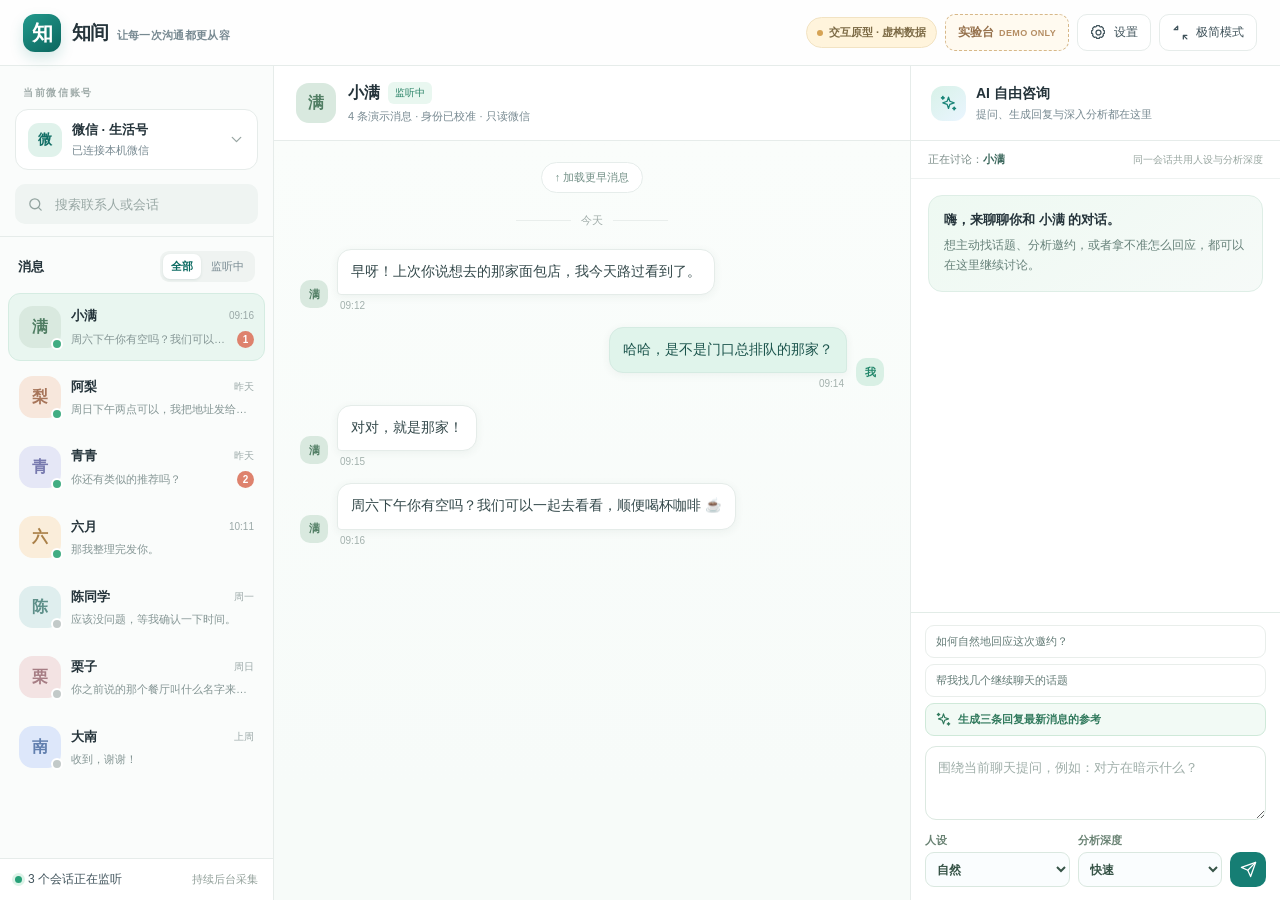
<file: docs/product/candidates/V8.1/WeChat_AI_Copilot_Product_Prototype_V8.1.html>
<!DOCTYPE html>

<html lang="zh-CN">
<head>
<meta charset="utf-8"/>
<meta content="width=device-width, initial-scale=1, viewport-fit=cover" name="viewport"/>
<meta content="light" name="color-scheme"/>
<title>知间 · 微信 AI 沟通助手 · 产品交互原型 V8 · 极简回复与 AI 输入优化</title>
<style>
:root{font-family:-apple-system,BlinkMacSystemFont,"Segoe UI","PingFang SC","Microsoft YaHei",sans-serif;--ink:#24333a;--ink2:#41545c;--sub:#778991;--muted:#9aa7a9;--bg:#edf2f1;--paper:#fff;--border:#e6ecea;--green:#167e74;--green-dark:#08685f;--green-pale:#e6f5f0;--warm:#faefe1;--orange:#b16e29;--red:#c55c50;--shadow:0 18px 55px rgba(28,63,57,.09);color:var(--ink);background:var(--bg);font-size:14px;-webkit-font-smoothing:antialiased}
*{box-sizing:border-box}html,body{margin:0;width:100%;height:100%;min-width:240px}button,input,textarea,select{font:inherit}button{cursor:pointer;color:inherit}button:disabled{opacity:.48;cursor:not-allowed}input,textarea,select{outline:none}button:focus-visible,input:focus-visible,textarea:focus-visible,select:focus-visible{outline:3px solid #a4ddd1;outline-offset:2px}button{border:0;background:transparent}svg{display:block} .hidden{display:none!important}.sr{position:absolute;clip:rect(0,0,0,0);width:1px;height:1px;overflow:hidden}
#app{height:100dvh;min-height:0;display:flex;flex-direction:column;overflow:hidden}.topbar{height:66px;flex:0 0 66px;background:#ffffffeb;border-bottom:1px solid var(--border);display:flex;align-items:center;padding:0 23px;justify-content:space-between;gap:16px;z-index:6}.brand{display:flex;align-items:center;gap:11px;white-space:nowrap}.brandmark{display:grid;place-items:center;width:38px;height:38px;background:linear-gradient(145deg,#22998c,#0b665e);color:#fff;border-radius:12px;box-shadow:0 6px 14px #147e742c;font-size:21px;font-weight:700}.brandname{font-size:19px;font-weight:790;letter-spacing:-.8px}.brandtag{font-size:11px;color:var(--sub);letter-spacing:.3px;margin-left:4px}.topright{display:flex;align-items:center;gap:12px}.demo-pill{display:flex;gap:6px;align-items:center;font-size:11px;font-weight:700;white-space:nowrap;color:#7d6b46;background:#fff4dc;border:1px solid #f2e3c3;padding:7px 10px;border-radius:99px}.demo-dot{width:6px;height:6px;border-radius:100%;background:#d6a354}.top-chip{font-size:12px;color:var(--ink2);border:1px solid var(--border);border-radius:10px;background:#fff;padding:9px 12px;display:flex;align-items:center;gap:7px;white-space:nowrap}.top-chip:hover,.iconbtn:hover{border-color:#c7dfd8;background:#f7fbfa}.primary{display:inline-flex;align-items:center;justify-content:center;gap:7px;background:var(--green);color:white;border:1px solid var(--green);border-radius:10px;font-weight:700;padding:10px 15px;min-height:38px}.primary:hover{background:var(--green-dark)}.primary:disabled{background:#91aaa3;border-color:#91aaa3;color:#fff}.secondary{display:inline-flex;align-items:center;justify-content:center;gap:6px;border:1px solid #dfeae6;border-radius:10px;padding:9px 12px;background:#fff;color:#526c65;font-weight:650}.secondary:hover{background:#f0f9f5}.textbtn{display:inline-flex;align-items:center;gap:5px;font-size:12px;font-weight:650;color:var(--green);padding:7px 0}.textbtn:hover{text-decoration:underline}.iconbtn{width:36px;height:36px;border:1px solid transparent;display:grid;place-items:center;border-radius:10px;flex:0 0 auto}.iconbtn svg{width:19px;height:19px}.app-body{flex:1;min-height:0;display:grid;grid-template-columns:274px minmax(390px,1fr) 370px;overflow:hidden;background:#fff}
/* Contacts, not technical modules, own the primary navigation. */
.sidebar{background:#fafcfb;border-right:1px solid var(--border);display:flex;flex-direction:column;min-height:0;min-width:0}.side-top{padding:20px 15px 12px;border-bottom:1px solid var(--border)}.subhead{font-size:10px;text-transform:uppercase;color:#a0acaa;letter-spacing:1.65px;font-weight:800;margin:0 0 9px 8px}.account-select-wrap{position:relative;display:flex;align-items:center;gap:10px;background:#fff;border:1px solid var(--border);border-radius:13px;padding:11px 12px}.account-logo{width:34px;height:34px;border-radius:11px;background:#e0f2eb;color:#116e65;display:grid;place-items:center;font-weight:800;font-size:14px;flex:0 0 auto}.accopy{min-width:0;flex:1}.accopy strong{display:block;white-space:nowrap;overflow:hidden;text-overflow:ellipsis;font-size:13px}.accopy small{display:block;margin-top:4px;font-size:11px;color:var(--sub)}.account-select-wrap select{position:absolute;inset:0;width:100%;height:100%;opacity:0;cursor:pointer}.account-chev{color:#99a6a3}.side-search{display:flex;align-items:center;gap:9px;background:#eff4f2;border-radius:10px;margin-top:14px;padding:0 12px;height:40px;color:#93a4a0}.side-search input{border:0;background:none;width:100%;min-width:0;color:var(--ink);font-size:13px}.side-search input::placeholder{color:#98a7a4}.list-controls{display:flex;align-items:center;justify-content:space-between;padding:14px 18px 9px}.list-controls strong{font-size:13px}.filter-group{display:flex;gap:2px;padding:3px;background:#eff3f1;border-radius:9px}.filter-group button{font-size:11px;padding:5px 8px;border-radius:7px;color:var(--sub);white-space:nowrap}.filter-group button.active{background:white;color:var(--green-dark);box-shadow:0 1px 3px #1f51491c;font-weight:750}.conv-list{overflow-y:auto;min-height:0;flex:1;padding:0 8px 12px;scrollbar-width:thin}.conv-row{width:100%;display:flex;align-items:center;gap:10px;padding:12px 10px;margin:2px 0;border-radius:12px;text-align:left;border:1px solid transparent;position:relative}.conv-row:hover{background:#f1f7f4}.conv-row.selected{background:#e9f6f0;border-color:#d5ece2}.avatar{position:relative;width:42px;height:42px;flex:0 0 auto;display:grid;place-items:center;border-radius:14px;background:var(--av,#d9ece7);color:var(--avink,#2f7771);font-size:16px;font-weight:750}.avatar .live-mini{position:absolute;right:-2px;bottom:-2px;width:12px;height:12px;border:2px solid #fff;border-radius:100%;background:#42ad83}.avatar .offline-mini{background:#c3cac9}.conv-content{flex:1;min-width:0}.conv-first{display:flex;justify-content:space-between;align-items:center;gap:7px}.conv-first strong{font-size:13px;font-weight:750;white-space:nowrap;overflow:hidden;text-overflow:ellipsis}.conv-time{font-size:10px;color:#9ba9a8;flex:0 0 auto}.conv-second{display:flex;gap:7px;justify-content:space-between;align-items:center;margin-top:6px}.conv-preview{font-size:11px;color:#849594;overflow:hidden;text-overflow:ellipsis;white-space:nowrap;max-width:100%}.unread{flex:0 0 auto;background:#de826d;color:#fff;min-width:17px;height:17px;padding:0 5px;line-height:17px;border-radius:99px;font-size:10px;font-weight:700;text-align:center}.side-bottom{border-top:1px solid var(--border);padding:12px 14px 16px;display:grid;gap:10px;background:#fff}.listen-summary{display:flex;align-items:center;justify-content:space-between;color:var(--ink2);font-size:12px}.live-light{display:inline-block;width:7px;height:7px;background:#27a078;border-radius:50%;margin-right:6px;box-shadow:0 0 0 3px #ddf3e8}.side-actions{display:flex;gap:8px}.side-actions button{flex:1;min-width:0;padding:9px 7px;font-size:12px}
/* Conversation is the center of the product. */
.chat-section{display:flex;flex-direction:column;min-width:0;min-height:0;background:#fff}.chat-header{height:75px;flex:0 0 75px;border-bottom:1px solid var(--border);display:flex;align-items:center;gap:12px;padding:0 22px;min-width:0}.chat-header .avatar{width:40px;height:40px;border-radius:13px}.chat-title-group{min-width:0;flex:1}.chat-title{display:flex;align-items:center;gap:8px}.chat-title strong{font-size:16px;font-weight:750;white-space:nowrap;overflow:hidden;text-overflow:ellipsis}.status-mini{font-size:10px;padding:4px 7px;border-radius:6px;background:#e9f7f0;color:#298266;white-space:nowrap}.status-mini.off{background:#f3f4f3;color:#899797}.status-mini.fault{background:#fdefec;color:#a4523c}.fault-mini{background:#d98a6a}.capture-banner{display:flex;align-items:center;justify-content:space-between;gap:7px;padding:8px 14px;background:#fdefec;border-bottom:1px solid #f4dcd6;color:#9c4f3c;font-size:11px}.capture-banner button{color:#a4523c;font-weight:800;font-size:11px;white-space:nowrap}.chat-subtitle{font-size:11px;color:var(--sub);margin-top:5px;white-space:nowrap;overflow:hidden;text-overflow:ellipsis}.chat-actions{display:flex;align-items:center;gap:5px}.chat-divider{height:22px;width:1px;background:var(--border);margin:0 3px}.chat-timeline{flex:1 1 0;min-height:90px;overflow:auto;background:linear-gradient(180deg,#fafdfb,#f7fbf9 85%);padding:21px 26px 20px;scrollbar-color:#cedcd6 transparent;scrollbar-width:thin;overscroll-behavior:contain}.history-load{display:flex;justify-content:center;margin:0 auto 20px}.history-load button{border:1px solid #e6edeb;background:#fff;border-radius:99px;padding:7px 13px;color:#739087;font-size:11px}.date-line{display:flex;align-items:center;justify-content:center;gap:10px;color:#a1adaa;font-size:11px;margin:0 0 21px}.date-line:before,.date-line:after{content:"";height:1px;background:#e9eeec;width:55px}.bubble-row{display:flex;align-items:flex-end;gap:9px;margin:0 0 16px;max-width:100%}.bubble-row.mine{justify-content:flex-end}.bubble-row .avatar{width:28px;height:28px;border-radius:10px;font-size:11px;margin-bottom:3px}.bubble-wrap{display:flex;flex-direction:column;align-items:flex-start;min-width:0;max-width:min(77%,440px)}.mine .bubble-wrap{align-items:flex-end}.bubble{background:#fff;border:1px solid #e5ece9;border-radius:14px 14px 14px 4px;padding:11px 13px;line-height:1.64;overflow-wrap:anywhere;white-space:pre-wrap;color:#33484a;font-size:13.5px;box-shadow:0 2px 8px #294f4110}.mine .bubble{border-color:#d5ebe2;background:#e0f4eb;border-radius:14px 14px 4px 14px;color:#1a534b}.bubble-time{font-size:10px;color:#a3b1ad;margin:5px 3px 0}.identity-banner{display:flex;align-items:center;justify-content:space-between;gap:7px;padding:8px 14px;background:#fff9ec;border-bottom:1px solid #f5edd9;color:#956b39;font-size:11px}.identity-banner button{color:#966426;font-weight:800;font-size:11px;white-space:nowrap}
/* Suggestions are always visible near the reading context; AI consultation is independent. */
.suggest-dock{flex:0 0 auto;max-height:48%;overflow-y:auto;border-top:1px solid #e3ece8;padding:13px 20px 16px;background:#fff;box-shadow:0 -7px 26px rgba(19,67,54,.03)}.suggest-bar{display:flex;align-items:center;justify-content:space-between;gap:10px}.section-mini-title{display:flex;align-items:center;gap:8px;font-size:13px;font-weight:750}.spark{width:25px;height:25px;border-radius:8px;color:var(--green);background:#e9f6f0;display:grid;place-items:center}.gen-status{font-size:11px;color:var(--sub);display:flex;align-items:center;gap:5px}.gen-status.stale{color:#b87d39}.suggest-settings{display:flex;align-items:center;gap:6px;flex-wrap:wrap}.pill-select{border:1px solid #e2eae7;border-radius:8px;padding:6px 26px 6px 8px;background:#f9fbfa;font-size:11px;color:#4a625a;max-width:138px}.small-primary{background:var(--green);color:#fff;padding:7px 13px;border-radius:8px;font-size:11px;font-weight:750;white-space:nowrap}.small-primary:hover{background:var(--green-dark)}.small-plain{font-size:11px;color:#788c83;padding:6px}.suggest-info{display:flex;align-items:center;justify-content:space-between;gap:8px;margin:8px 0;font-size:11px;color:#85958e}.suggest-info em{font-style:normal;color:var(--orange);font-weight:650}.suggest-list{display:grid;gap:6px}.suggest-card{display:flex;align-items:center;gap:9px;width:100%;padding:8px 10px;border:1px solid #e9efeb;background:#fbfdfc;border-radius:10px;text-align:left;min-height:43px;transition:background .15s,border-color .15s}.suggest-card:hover{background:#eaf7ef;border-color:#b6dbca}.suggest-label{flex:0 0 auto;color:#188572;background:#e8f6f0;border-radius:6px;font-size:10px;font-weight:700;padding:5px 7px}.suggest-text{flex:1;font-size:12px;color:#3b5251;line-height:1.48;overflow-wrap:anywhere}.copy-mark{color:#299782;font-size:10px;font-weight:750;flex:0 0 auto}.suggest-placeholder{padding:20px;border:1px dashed #dce9e3;background:#fbfdfb;border-radius:12px;color:#869791;font-size:12px;line-height:1.6;text-align:center}.suggest-progress{margin-top:9px;color:var(--green);font-size:11px;display:flex;align-items:center;gap:8px}.spinner{width:12px;height:12px;border:2px solid #d0e8de;border-top-color:var(--green);border-radius:100%;animation:spin .8s linear infinite}@keyframes spin{to{transform:rotate(360deg)}}
/* AI panel is a continuous conversation, not a configuration form. */
.ai-panel{border-left:1px solid var(--border);background:#fff;min-width:0;min-height:0;display:flex;flex-direction:column}.ai-top{height:75px;min-height:75px;padding:17px 20px;border-bottom:1px solid var(--border);display:flex;align-items:center;gap:10px}.ai-icon{width:35px;height:35px;border-radius:12px;background:linear-gradient(140deg,#d8f2e8,#eaf5ff);display:grid;place-items:center;color:#188477;font-size:19px}.ai-title{flex:1;min-width:0}.ai-title strong{font-size:14px;display:block}.ai-title small{display:block;margin-top:4px;color:var(--sub);font-size:11px}.ai-linked{border-bottom:1px solid #eef2f1;padding:11px 17px;display:flex;align-items:center;justify-content:space-between;gap:9px;color:#7d8e8a;font-size:11px}.ai-linked strong{color:#3a665b}.ai-scroll{flex:1;min-height:0;overflow:auto;padding:18px 18px 15px;scrollbar-width:thin;scrollbar-color:#d3dcd7 transparent}.ai-welcome{background:linear-gradient(145deg,#eef9f2,#f6faf8);border:1px solid #deeee6;border-radius:14px;padding:15px;margin-bottom:13px}.ai-welcome strong{font-size:13px}.ai-welcome p{font-size:12px;line-height:1.65;color:#668179;margin:7px 0 0}.question-btn{text-align:left;border:1px solid #e9eeeb;border-radius:9px;padding:9px 11px;color:#637b76;font-size:11px;background:#fff}.question-btn:hover{border-color:#b3dace;color:#11695c;background:#f4faf6}.ai-turn{margin:14px 0}.ai-turn.user{display:flex;justify-content:flex-end}.ai-turn.user>div{background:#eaf3f0;color:#375a52;max-width:94%;padding:10px 12px;border-radius:12px 12px 4px 12px;font-size:12px;line-height:1.6;white-space:pre-wrap}.ai-turn.assistant>div{max-width:100%;font-size:12px;line-height:1.75;color:#405652;white-space:pre-wrap;padding:5px 1px}.ai-speaker{font-size:11px;font-weight:750;color:#418b75;display:flex;align-items:center;gap:6px;margin-bottom:6px}.ai-citation{display:inline-block;border:1px solid #dceae3;color:#709386;background:#f9fcf9;padding:4px 7px;border-radius:7px;font-size:10px;margin-top:7px}.ai-composer{border-top:1px solid var(--border);padding:12px 16px 14px;display:grid;gap:8px;background:#fff}.ai-composer textarea{resize:none;width:100%;height:72px;border:1px solid #dee9e4;border-radius:11px;padding:12px;background:#fafdfb;color:#263e36;font-size:13px;line-height:1.5}.ai-composer textarea::placeholder{color:#a0afaa}.composer-footer{display:flex;align-items:center;justify-content:space-between;gap:10px}.composer-meta{display:flex;align-items:center;gap:7px;color:#9ca9a5;font-size:11px}.composer-footer select{color:#406b5f;font-size:11px;border:0;background:#eff6f2;border-radius:7px;padding:7px 9px}.sendbtn{width:36px;height:35px;background:var(--green);color:white;display:grid;place-items:center;border-radius:10px}.sendbtn svg{width:17px;height:17px}.sendbtn:disabled{background:#b8c7c1}
/* Slide-in product management drawer. */
.scrim{position:fixed;inset:0;background:rgba(15,38,35,.30);z-index:20;backdrop-filter:blur(2px)}.drawer{position:fixed;z-index:21;right:0;top:0;bottom:0;width:min(760px,100%);display:flex;flex-direction:column;background:#fff;box-shadow:-24px 0 90px #162d302c}.drawer-head{height:72px;min-height:72px;display:flex;align-items:center;justify-content:space-between;border-bottom:1px solid var(--border);padding:0 26px}.drawer-head .headgroup{display:flex;gap:10px;align-items:center}.drawer-head h2{font-size:17px;margin:0}.drawer-head small{color:var(--sub);font-size:11px;display:block;margin-top:4px}.drawer-body{display:grid;grid-template-columns:180px minmax(0,1fr);flex:1;min-height:0}.drawer-tabs{background:#f7faf8;border-right:1px solid var(--border);padding:19px 11px;display:flex;flex-direction:column;gap:5px}.drawer-tab{text-align:left;padding:12px;border-radius:10px;color:#71877e;font-size:12px;display:flex;align-items:center;gap:9px}.drawer-tab.active{background:#e4f3eb;color:var(--green-dark);font-weight:750}.drawer-main{overflow-y:auto;padding:27px 29px 40px;scrollbar-width:thin}.drawer-main h3{font-size:18px;letter-spacing:-.3px;margin:0 0 8px}.drawer-main .intro{font-size:12px;line-height:1.7;color:#84968e;margin:0 0 24px}.group-heading{display:flex;align-items:center;justify-content:space-between;gap:8px;margin:22px 0 9px;font-size:13px;font-weight:750}.setting-card{padding:16px;border-radius:13px;border:1px solid var(--border);background:#fff;margin:9px 0;display:flex;align-items:center;gap:13px}.setting-card .setting-main{min-width:0;flex:1}.setting-card strong{display:block;font-size:13px}.setting-card p{color:var(--sub);font-size:11px;line-height:1.6;margin:5px 0 0}.setting-card .avatar{width:38px;height:38px}.setting-actions{display:flex;align-items:center;gap:6px}.toggle{width:40px;height:24px;border-radius:99px;background:#cbd8d3;padding:3px;transition:background .2s;flex:0 0 auto}.toggle::after{content:"";display:block;background:white;border-radius:50%;height:18px;width:18px;transition:transform .2s}.toggle.on{background:var(--green)}.toggle.on::after{transform:translateX(16px)}.stat-grid{display:grid;grid-template-columns:repeat(3,1fr);gap:10px}.stat-item{padding:16px 12px;border:1px solid var(--border);border-radius:12px;background:#fafdfa}.stat-item strong{display:block;font-size:21px;color:#2e7261}.stat-item span{display:block;margin-top:7px;color:var(--sub);font-size:11px}.notice{border-radius:11px;padding:12px 14px;background:#f0f8f4;color:#5d8070;font-size:12px;line-height:1.7;border:1px solid #e0f0e7}.notice.warn{background:#fff9ee;color:#8b6c3f;border-color:#f3e8d5}.form-field{width:100%;border:1px solid #dde9e2;border-radius:10px;background:#fff;padding:10px 12px;min-height:39px}.memory-cards{display:grid;gap:9px}.memory-card{background:#fafcfa;border:1px solid #e4eee7;border-radius:12px;padding:13px}.memory-card .meta{display:flex;align-items:center;justify-content:space-between;color:#80978b;font-size:10px;margin-bottom:8px}.memory-card strong{font-size:12px}.memory-card p{font-size:12px;line-height:1.7;margin:0 0 9px}.memory-card .evidence{font-size:10px;color:#78978b;background:#f0f7f2;border-radius:7px;padding:6px 8px}.memory-card button{font-size:11px;color:#c26859}.activity-row{display:flex;align-items:center;gap:11px;padding:13px 4px;border-bottom:1px solid #eef2ef}.activity-row strong{font-size:12px}.activity-row span{display:block;font-size:11px;color:#85968e;margin-top:4px}.progress-track{height:7px;border-radius:99px;background:#e7efe9;overflow:hidden}.progress-fill{height:100%;background:var(--green);transition:width .4s}.mini-mono{font-family:ui-monospace,SFMono-Regular,monospace;font-size:11px;color:#718782}.drawer-footer{border-top:1px solid var(--border);padding:12px 26px;color:#a0aea7;font-size:11px}
/* Deliberately tiny focus surface. Font does not collapse to 8px. */
.focus-mode .topbar,.focus-mode .app-body{display:none}.focus-view{display:none;flex:1;min-height:0;background:#eaf2ee;overflow-y:auto;padding:12px;align-items:flex-start;justify-content:center}.focus-mode .focus-view{display:flex}.focus-card{max-width:520px;width:100%;min-width:0;background:white;border:1px solid #dce9e3;box-shadow:0 8px 30px #406b5520;border-radius:14px;padding:12px;display:grid;gap:9px}.focus-top{display:flex;align-items:center;justify-content:space-between;gap:8px}.focus-expand{color:#4b8276;font-size:12px;font-weight:750;display:flex;align-items:center;gap:5px;min-height:30px}.focus-caption{flex:1;white-space:nowrap;overflow:hidden;text-overflow:ellipsis;color:#8a9b93;text-align:right;font-size:11px}.focus-cards{display:grid;gap:7px}.focus-choice{width:100%;display:flex;gap:8px;align-items:flex-start;text-align:left;padding:10px 10px;border:1px solid #e4ece8;background:#fbfefc;border-radius:10px;min-height:57px}.focus-choice:hover{border-color:#9dd4b9;background:#f1fbf5}.focus-choice .num{flex:0 0 auto;width:20px;height:20px;border-radius:6px;display:grid;place-items:center;background:#e5f5eb;color:#278369;font-size:11px;font-weight:750}.focus-choice .words{flex:1;min-width:0;color:#345149;font-size:13px;line-height:1.5;white-space:pre-wrap;overflow-wrap:anywhere}.focus-choice .tick{color:#368c72;opacity:.8;font-size:10px;margin-top:3px}.focus-controls{display:grid;grid-template-columns:1fr 1fr;gap:8px}.focus-control{border:1px solid #dcebe3;background:#f6faf7;color:#4a786a;padding:9px 7px;border-radius:9px;min-height:39px;font-size:12px;font-weight:700;display:flex;justify-content:center;align-items:center;gap:7px}.focus-empty{padding:24px 12px;text-align:center;line-height:1.65;font-size:12px;color:#7a9188}.focus-details{border-top:1px solid var(--border);padding-top:10px;display:grid;gap:9px}.focus-details p{font-size:11px;color:var(--sub);line-height:1.6;margin:0}.focus-status{color:var(--green);font-size:11px;text-align:center}.toast{position:fixed;z-index:50;bottom:24px;left:50%;transform:translate(-50%,16px);background:#213e39;color:#fff;border-radius:11px;padding:12px 17px;font-size:12px;box-shadow:0 12px 30px #1f403b3d;opacity:0;pointer-events:none;transition:.2s}.toast.show{opacity:1;transform:translate(-50%,0)}.floating-help{position:fixed;bottom:14px;right:15px;z-index:7;border:1px solid #d8e9de;background:#fff;color:#417766;box-shadow:0 7px 20px #1c503c18;font-size:11px;padding:10px 12px;border-radius:99px;display:flex;gap:6px;align-items:center}.focus-mode .floating-help{display:none}
@media(max-width:1250px){.app-body{grid-template-columns:243px minmax(360px,1fr) 330px}.chat-header{padding:0 16px}.topbar{padding:0 16px}.suggest-dock{padding:10px 13px 13px}.chat-timeline{padding:18px}.ai-top{padding:14px}.ai-scroll{padding:14px}.ai-composer{padding:12px}}
@media(max-width:1040px){.app-body{grid-template-columns:240px minmax(0,1fr)}.ai-panel{position:fixed;z-index:10;top:66px;bottom:0;right:0;width:min(400px,100%);box-shadow:-12px 0 45px #163b2b21;transform:translateX(101%);transition:transform .22s}.ai-panel.open{transform:translateX(0)}.ai-overlay{position:fixed;z-index:9;inset:66px 0 0;background:#163c2b2b}.chat-section{min-width:0}.top-chip.hide-med{display:none}.mobile-ai-open{display:grid}}
@media(min-width:1041px){.mobile-ai-open{display:none}}.mobile-contacts{display:none}
@media(max-width:690px){.topbar{height:55px;flex-basis:55px;padding:0 12px}.brandmark{height:32px;width:32px;border-radius:10px;font-size:17px}.brandname{font-size:17px}.brandtag,.top-chip .label,.top-chip.hide-mobile,.demo-pill{display:none}.topright{gap:5px}.top-chip{padding:8px 9px}.app-body{display:flex}.sidebar{position:fixed;top:55px;bottom:0;left:0;width:min(325px,100%);z-index:14;transform:translateX(-101%);box-shadow:16px 0 35px #113f2c22;transition:transform .2s}.sidebar.open{transform:translateX(0)}.mobile-side-scrim{position:fixed;z-index:13;inset:55px 0 0;background:#18362840}.mobile-contacts{display:grid}.chat-section{flex:1;width:100%;min-width:0}.chat-header{height:61px;flex-basis:61px;padding:0 11px;gap:7px}.chat-title strong{font-size:14px}.chat-subtitle{font-size:10px}.chat-header .avatar{width:35px;height:35px;font-size:13px}.chat-actions{gap:0}.chat-actions .hide-mobile{display:none}.chat-divider{display:none}.chat-timeline{padding:16px 12px}.bubble-wrap{max-width:85%}.bubble{font-size:13px}.suggest-dock{padding:10px 11px 12px;max-height:50%}.suggest-bar{align-items:flex-start;gap:7px;flex-wrap:wrap}.suggest-settings{width:100%;justify-content:flex-end}.suggest-info{margin:6px 0}.suggest-card{min-height:45px;padding:8px}.suggest-text{font-size:12px}.ai-panel{top:55px;width:100%}.ai-overlay{inset:55px 0 0}.drawer-head{padding:0 17px}.drawer-body{display:flex;flex-direction:column}.drawer-tabs{display:flex;flex-direction:row;overflow-x:auto;flex:0 0 auto;padding:9px;scrollbar-width:none}.drawer-tab{white-space:nowrap;padding:9px 10px}.drawer-main{padding:20px 16px 33px}.drawer-footer{padding:9px 16px}.stat-grid{gap:6px}.stat-item{padding:12px 8px}.stat-item strong{font-size:17px}}
@media(max-width:350px){.top-chip{padding:8px}.chat-actions .iconbtn{width:33px}.chat-title strong{max-width:105px}.suggest-settings{gap:4px}.pill-select{max-width:105px;padding:6px 4px}.small-primary{padding:8px 9px}.focus-view{padding:6px}.focus-card{padding:9px;gap:7px}.focus-choice{padding:9px 7px;gap:6px}.focus-choice .words{font-size:12px}.focus-control{font-size:11px}}
@media(prefers-reduced-motion:reduce){*,*:before,*:after{animation:none!important;transition:none!important}}

/* V5: portraits & first-run guided connection center */

.portrait-hero{display:flex;align-items:center;gap:15px;padding:18px;border:1px solid #e2ede8;border-radius:16px;background:linear-gradient(115deg,#f6fbf7,#e9f7f0);margin:0 0 15px}
.portrait-hero .avatar{width:57px;height:57px;font-size:20px}
.portrait-hero strong{display:block;font-size:18px;margin-bottom:3px}
.portrait-hero p{color:#798b86;margin:0 0 7px;font-size:12px}
.portrait-mark{display:inline-flex;align-items:center;min-height:23px;padding:4px 9px;border-radius:99px;font-size:10px;font-weight:700;background:#dbf3e5;color:#27825f}
.portrait-mark.is-warn{background:#fff1da;color:#996b36}
.portrait-summary{border:1px solid #ddebe3;border-radius:14px;background:#f7fbf8;padding:18px;margin-bottom:13px}
.portrait-kicker{text-transform:uppercase;font-size:10px;letter-spacing:1px;color:#50977b;font-weight:800;margin-bottom:9px}
.portrait-summary p{font-size:14px;line-height:1.75;font-weight:570;margin:0 0 10px;color:#36554b}
.portrait-source{color:#85978b;font-size:11px}
.portrait-grid{display:grid;grid-template-columns:repeat(2,minmax(0,1fr));gap:10px;margin:14px 0}
.portrait-section{border:1px solid #e6eeea;background:#fff;padding:15px;border-radius:13px;min-height:110px}
.portrait-section h4{font-size:12px;color:#496b59;margin:0 0 12px}
.portrait-item{display:flex;align-items:flex-start;gap:8px;margin:7px 0;font-size:12px;line-height:1.55}
.portrait-bullet{width:6px;height:6px;flex:0 0 6px;margin-top:7px;border-radius:50%;background:#5baf8d}
.portrait-empty{font-size:11px;color:#8f9e98;margin:0;line-height:1.7}
.drawer-tabs{overflow-y:auto;scrollbar-width:thin}
.setup-progress{display:grid;grid-template-columns:repeat(4,minmax(0,1fr));gap:8px;margin-bottom:17px}
.setup-step{border:1px solid #e0e9e3;border-radius:12px;background:#fff;min-height:88px;display:flex;flex-direction:column;align-items:center;justify-content:center;gap:6px;padding:8px 5px}
.setup-step span{width:28px;height:28px;border-radius:50%;background:#edf3ef;color:#718b80;display:grid;place-items:center;font-size:12px;font-weight:800}
.setup-step small{font-size:10px;line-height:1.4;color:#637a70;text-align:center}
.setup-step.active{background:#f3faf5;border-color:#82c0a5}.setup-step.active span,.setup-step.done span{background:#258f69;color:white}
.setup-main-card{border-radius:16px;border:1px solid #dcebe2;background:#f9fcfa;padding:20px;margin-bottom:18px}
.setup-title{font-size:11px;color:#68977c;font-weight:800;margin-bottom:11px;display:flex;justify-content:space-between;align-items:center;gap:8px}
.setup-main-card h3{font-size:19px}.setup-main-card p{font-size:12px;color:#647a6e;line-height:1.75}
.setup-summary{font-weight:750!important;color:#365d4d!important}
.setup-actions{display:flex;gap:9px;flex-wrap:wrap;margin:20px 0 12px}
.setup-guide{border-top:1px solid #e3ede7;padding-top:12px;color:#657f70;font-size:12px}
.setup-guide summary{cursor:pointer;font-weight:750;color:#3b7c63}.setup-guide p{line-height:1.65}
.conn-pill{display:inline-flex;flex:0 0 auto;padding:6px 8px;font-size:10px;color:#896a43;border-radius:99px;background:#fff1e0}
.conn-pill.ok{color:#1c855c;background:#e1f4e8}
@media(max-width:740px){.portrait-grid{grid-template-columns:1fr}.setup-progress{grid-template-columns:repeat(2,minmax(0,1fr))}}


/* V6: user-owned Persona Skills and lifecycle-driven Skills */
.skill-shortcut{flex:0 0 auto;font-size:11px;color:#29816a;font-weight:750;padding:7px 9px;border:1px solid #cce8d9;background:#eff8f2;border-radius:8px;white-space:nowrap}
.skill-shortcut:hover{background:#e4f4e9}
.skill-lead{padding:16px;background:linear-gradient(130deg,#f0f9f3,#f7fbfa);border:1px solid #d9ebdf;border-radius:14px;margin:0 0 14px}
.skill-lead h3{margin:0 0 7px;font-size:19px;color:#244e3a}.skill-lead p{font-size:12px;color:#668476;line-height:1.65;margin:0}
.skill-actions{display:flex;gap:8px;align-items:center;flex-wrap:wrap;margin:13px 0}
.skill-action{min-height:34px;padding:8px 12px;border:1px solid #d8e8de;border-radius:9px;background:#fff;color:#376b57;font-weight:700;font-size:12px}
.skill-action.main{color:#fff;background:#267b5c;border-color:#267b5c}.skill-action:disabled{opacity:.45;cursor:not-allowed}
.skill-section-head{margin:22px 0 9px;display:flex;gap:8px;align-items:baseline;justify-content:space-between}
.skill-section-head strong{font-size:14px;color:#274f3e}.skill-section-head small{font-size:11px;color:#849c90}
.skill-list{display:grid;gap:9px}.skill-item{display:flex;align-items:center;gap:12px;background:#fff;border:1px solid #e0eae5;border-radius:13px;padding:13px;min-width:0}.skill-item.is-off{opacity:.67}.skill-item .skill-mark{width:36px;height:36px;flex:0 0 36px;background:#e9f5ee;border-radius:10px;color:#308463;display:grid;place-items:center;font-weight:800;font-size:17px}.skill-item.workflow .skill-mark{background:#e9eff9;color:#5f77ab}.skill-item-main{flex:1;min-width:0}.skill-item-title{display:flex;gap:6px;align-items:center;flex-wrap:wrap}.skill-item-title strong{font-size:13px}.skill-tag{font-size:10px;padding:3px 6px;border-radius:5px;background:#f0f5f1;color:#789183;white-space:nowrap}.skill-tag.ai{background:#fff3df;color:#926c35}.skill-item-main p{font-size:11px;color:#7f9188;line-height:1.5;margin:5px 0}.skill-stages{font-size:10px;color:#548470;display:flex;flex-wrap:wrap;gap:5px}.skill-stages span{background:#edf8f0;border-radius:5px;padding:3px 6px}.skill-item-acts{display:flex;align-items:center;gap:5px;flex-wrap:wrap;justify-content:flex-end}.skill-mini{border:1px solid #e2eae4;border-radius:8px;padding:6px 8px;background:#fff;color:#50725d;font-size:11px;white-space:nowrap}.skill-mini:hover{background:#edf8f1}.skill-on{color:#2c8264;background:#e6f6eb;border-color:#c7e8d3}
.skill-editor{padding:16px;border-radius:14px;border:1px solid #cee2d3;background:#fbfefb}.skill-editor h3{margin:0 0 5px}.skill-editor .muted{font-size:11px;color:#7d9085;line-height:1.55;margin:0 0 13px}.skill-field{display:grid;gap:6px;margin:12px 0}.skill-field label{font-weight:750;color:#365c47;font-size:12px}.skill-input,.skill-textarea,.skill-select{border:1px solid #d7e5da;border-radius:9px;padding:9px 10px;font:inherit;color:#274936;background:#fff;width:100%;font-size:13px;min-width:0}.skill-textarea{line-height:1.65;resize:vertical;min-height:82px}.skill-field small{color:#84978b;font-size:11px;line-height:1.5}.skill-stagemap{display:grid;grid-template-columns:repeat(2,minmax(0,1fr));gap:7px}.skill-stage-option{display:flex;gap:8px;align-items:flex-start;padding:10px;border:1px solid #e1eae3;background:#fff;border-radius:9px;cursor:pointer}.skill-stage-option input{accent-color:#267b5c;margin:2px 0 0}.skill-stage-option strong{font-size:11px;display:block}.skill-stage-option small{font-size:10px;line-height:1.5;color:#8a988d;display:block;margin-top:4px}.skill-ai-box{border:1px dashed #b8d8c8;background:#f1faf5;border-radius:12px;padding:13px;margin:12px 0}.skill-ai-box strong{font-size:13px}.skill-ai-box p{font-size:11px;line-height:1.65;color:#688473}.skill-ai-box textarea{margin:8px 0}.skill-review{padding:12px;border-radius:10px;background:#fff9eb;border:1px solid #f3e5c8;color:#78643d;font-size:12px;line-height:1.65;margin:13px 0}.skill-preview{background:#f2f7f4;border:1px solid #ddebe2;border-radius:12px;padding:13px;margin:12px 0;font-size:12px;line-height:1.7;color:#3e5c4d;white-space:pre-wrap}.skill-lifecycle{display:flex;align-items:stretch;flex-wrap:wrap;gap:5px;margin:10px 0 15px}.skill-life-step{flex:1 1 92px;min-width:0;padding:8px;background:#f3f6f4;color:#657c6e;text-align:center;border-radius:8px;font-size:10px;line-height:1.55}.skill-life-step b{display:block;color:#345e48;font-size:11px}.skill-life-step.is-active{background:#e2f3e9;color:#296a4d}
@media(max-width:690px){.skill-section-head{align-items:flex-start}.skill-item{align-items:flex-start;flex-wrap:wrap}.skill-item-main{flex-basis:calc(100% - 52px)}.skill-item-acts{width:100%;justify-content:flex-end}.skill-stagemap{grid-template-columns:1fr}.skill-editor{padding:12px}.skill-life-step{flex-basis:29%}.skill-shortcut{padding:6px 7px;font-size:11px}}
@media(max-width:350px){.skill-shortcut{font-size:10px;padding:6px}.skill-action{font-size:11px;padding:7px 8px}.skill-life-step{flex-basis:46%}}



/* V7: reviewed product layout. Personalization is per conversation, shared by both UI modes. */
.topright{gap:8px}.prototype-entry{border:1px dashed #d7b889;background:#fffaf0;color:#95704b;font-weight:700;gap:5px}
.prototype-label{font-size:9px;letter-spacing:.04em;color:#b58d63}
.sidebar .side-bottom{padding:12px 15px}.side-bottom .listen-summary{justify-content:space-between;gap:8px}.side-note{font-size:11px;color:#93a19b}
.chat-actions{gap:8px}.chat-section{min-height:0}.chat-timeline{flex:1 1 auto;min-height:0}
.ai-panel{min-height:0}.ai-top{flex-shrink:0}.ai-linked{gap:8px}.shared-hint{font-size:10px;color:#98a6a0;white-space:nowrap}
.ai-scroll{flex:1;display:flex;flex-direction:column;min-height:0;overflow-y:auto;padding:16px 17px;gap:16px}
.ai-turns{display:flex;flex-direction:column;gap:10px;flex:0 0 auto;min-height:0}
.ai-quick-result{order:2;border:1px solid #dcebe4;border-radius:15px;padding:13px;background:#f6fbf8;box-shadow:0 3px 14px rgba(31,89,63,.03)}
.quick-answer-heading{display:flex;align-items:center;justify-content:space-between;gap:7px}.quick-answer-heading>div{display:flex;align-items:center;gap:7px;flex-wrap:wrap}
.quick-answer-kicker{font-size:12px;font-weight:800;color:#30735c}.quick-answer-note{font-size:11px;color:#72887d;line-height:1.5;margin:8px 0}
.ai-quick-result .suggest-list{display:flex;flex-direction:column;gap:7px}.ai-quick-result .suggest-card{width:100%;display:flex;flex-direction:column;align-items:flex-start;gap:5px;border:1px solid #deebe4;border-radius:10px;background:#fff;padding:10px 12px;position:relative;text-align:left;min-height:0;transition:background .14s,border-color .14s}
.ai-quick-result .suggest-card:hover{border-color:#8ec4a9;background:#fdfefd}
.ai-quick-result .suggest-label{font-size:11px;color:#438269;font-weight:740;display:block}.ai-quick-result .suggest-text{font-size:13px;color:#334a40;line-height:1.6;overflow-wrap:anywhere;display:block;max-width:calc(100% - 17px)}
.ai-quick-result .copy-mark{position:absolute;right:9px;bottom:10px;width:15px;color:#56a187}.ai-quick-result .suggest-placeholder{border:0;background:transparent;padding:10px 0;font-size:12px;line-height:1.6;color:#86978d}
.ai-quick-result .suggest-progress{margin-top:8px;font-size:11px;color:#628a75}
.ai-composer{flex:0 0 auto;border-top:1px solid #e2ece7;background:#fff;padding:12px 14px 13px;display:flex;flex-direction:column;gap:10px}

.ai-field{display:flex;flex-direction:column;gap:4px;color:#698273;font-size:11px;font-weight:700;min-width:0}
.ai-field select{min-width:0;width:100%;height:35px;border:1px solid #dae8e0;border-radius:9px;padding:0 7px;color:#375447;background:#fafdfe;font-size:12px}


.quick-ask{display:inline-flex;align-items:center;justify-content:center;gap:6px;flex:0 0 auto;background:#e3f3eb;color:#237859;border:1px solid #cce8d9;border-radius:9px;min-height:36px;padding:6px 12px;font-size:12px;font-weight:750}
.quick-ask:hover{background:#d7eee1}.quick-ask svg{width:15px;height:15px}
.compose-input-wrap{position:relative}.compose-input-wrap textarea{width:100%;min-height:72px;resize:vertical;max-height:160px;padding:10px 42px 10px 11px;border:1px solid #dce9e1;border-radius:11px;line-height:1.55;font-size:13px;color:#344b42;background:white}
.compose-disclaimer{margin:0;color:#9aa8a0;font-size:10px}
.ai-welcome{margin:0 0 6px}.ai-turn .ai-speaker{color:#37805e}
.focus-view{background:#eaf2ee;padding:10px 8px}.focus-card{max-width:520px;width:100%;padding:13px;gap:10px;border-radius:15px;display:flex;flex-direction:column}
.focus-top{display:flex;align-items:center;justify-content:space-between;gap:8px}.focus-top .focus-expand{display:inline-flex;align-items:center;gap:4px;min-height:33px;font-size:13px;font-weight:750;color:#397a60;border-radius:8px;background:#edf6f1;padding:5px 8px}
.focus-caption{font-size:13px;font-weight:700;color:#60796d;white-space:nowrap;overflow:hidden;text-overflow:ellipsis}
.focus-rule{height:1px;background:#e4ede8;margin:0}
.focus-settings{display:grid;grid-template-columns:1fr 1fr;gap:8px}.focus-settings label{display:flex;flex-direction:column;gap:5px;min-width:0;font-size:12px;font-weight:700;color:#61776e}.focus-settings select{width:100%;min-width:0;height:38px;max-width:100%;font-size:12px;padding:4px 6px;border:1px solid #dae8e0;border-radius:9px;background:#f8fcf9;color:#345849}
.focus-workbench{width:100%;display:flex;align-items:center;justify-content:center;gap:7px;font-size:12px;font-weight:760;min-height:35px;border:1px solid #dbeae1;background:#f0f7f2;border-radius:9px;color:#34785e}
.focus-workbench svg{width:15px;height:15px}.focus-cards{display:flex;flex-direction:column;gap:8px}.focus-choice{min-height:67px;padding:10px 11px;display:flex;gap:9px;align-items:center;text-align:left;border:1px solid #e0ebe6;border-radius:10px;background:#fff;width:100%}
.focus-choice .words{font-size:13px;line-height:1.55;word-break:break-word;color:#30483c}.focus-choice .tick{font-size:10px;color:#2f8969}
.focus-regenerate{min-height:39px;width:100%;display:flex;align-items:center;justify-content:center;gap:7px;font-size:13px;font-weight:750;color:#2c795e;background:#ecf7f0;border:1px solid #cee7d8;border-radius:9px}
.focus-regenerate svg{width:17px;height:17px}.focus-details{padding:9px 11px;background:#f4f9f6;border-radius:9px;margin:0}.focus-details p{margin:0;font-size:11px;line-height:1.6;color:#678171}
.prototype-panel{position:fixed;z-index:50;top:76px;right:14px;width:min(310px,calc(100vw - 28px));padding:14px 15px;border:2px dashed #c49d6a;background:#fff9ed;color:#614c30;border-radius:13px;box-shadow:0 12px 40px #533f1d28}
.prototype-head{display:flex;justify-content:space-between;align-items:center;gap:8px}.prototype-head strong{font-size:13px}.prototype-head button{font-size:22px;width:24px;height:24px}.prototype-panel p{font-size:11px;line-height:1.6;color:#8c7451}.prototype-test-btn{padding:9px 12px;display:flex;gap:6px;align-items:center;background:#f3e5c8;border-radius:8px;border:1px solid #dfc699;font-weight:750;font-size:12px}.prototype-panel .prototype-hint{margin-bottom:0}
.drawer-tabs{display:flex;flex-direction:column;gap:6px}.drawer-tab{min-height:44px;font-size:13px}.setting-hub{display:grid;grid-template-columns:repeat(2,minmax(0,1fr));gap:10px;margin-top:14px}.hub-card{display:flex;gap:9px;min-width:0;flex-direction:column;text-align:left;padding:15px;background:#fbfdfb;border:1px solid #e2eee5;border-radius:13px}.hub-card strong{font-size:13px;color:#385d4b}.hub-card small{font-size:11px;color:#83988b;line-height:1.6}.hub-card:hover{background:#f0f9f3;border-color:#a7d2b9}.drawer-back{display:flex;align-items:center;gap:6px;font-size:12px;color:#337f61;font-weight:750;margin-bottom:12px}.drawer-content-root{min-width:0}
@media(max-width:1040px){.ai-panel{width:min(445px,100%)}.ai-composer{padding:13px}}
@media(max-width:690px){.prototype-label{display:none}.prototype-entry{font-size:11px}.topright{gap:4px}.ai-linked{flex-wrap:wrap}.ai-scroll{padding:13px}.ai-top{min-height:64px;height:64px}.ai-composer{padding:12px}.setting-hub{grid-template-columns:minmax(0,1fr)}.focus-card{max-width:520px}.prototype-panel{top:58px}}
@media(max-width:350px){.focus-view{padding:5px}.focus-card{padding:9px;gap:8px}.focus-choice .words{font-size:12px}.focus-settings{gap:6px}.focus-settings label{font-size:11px}.focus-settings select{font-size:11px;height:36px}.prototype-entry{padding:6px}}

/* V8: AI presets always stay visible; one shared settings row lives BELOW the question input. */
.ai-prompt-presets{display:grid;grid-template-columns:minmax(0,1fr);gap:6px;min-width:0}
.ai-prompt-presets .question-btn{display:flex;align-items:center;gap:7px;width:100%;padding:7px 10px;min-height:33px;line-height:1.4;font-size:11px;overflow-wrap:anywhere}
.ai-prompt-presets .question-btn.is-reply-preset{background:#f2faf5;border-color:#cfe9d9;color:#30795c;font-weight:720}
.ai-prompt-presets .question-btn.is-reply-preset svg{height:15px;width:15px;flex:0 0 auto}
.ai-prompt-presets .question-btn:disabled{opacity:.65}
.ai-settings-send-row{display:grid;grid-template-columns:minmax(0,1fr) minmax(0,1fr) 36px;gap:8px;align-items:end;min-width:0}
.ai-settings-send-row .ai-field{min-width:0}
.ai-settings-send-row .sendbtn{position:static;min-height:35px;height:35px;align-self:end}
.ai-composer .compose-input-wrap textarea{padding:11px 12px;height:74px;max-height:160px;min-height:64px;resize:vertical}
.focus-details{display:flex;flex-direction:column;gap:9px;padding:0;margin:0;background:transparent;border:0;border-radius:0}
.focus-details .focus-rule{margin:0}
@media(max-width:350px){.ai-settings-send-row{gap:5px;grid-template-columns:minmax(0,1fr) minmax(0,1fr) 35px}.ai-settings-send-row .ai-field select{padding-left:4px;padding-right:4px;font-size:11px}.ai-prompt-presets .question-btn{font-size:11px;padding:7px 8px}}
</style>
</head>
<body>
<div id="app">
<header class="topbar">
<div class="brand"><span class="brandmark">知</span><div class="brandname">知间 <span class="brandtag">让每一次沟通都更从容</span></div></div>
<div class="topright">
<span aria-label="产品原型，不连接真实数据" class="demo-pill"><span class="demo-dot"></span> 交互原型 · 虚构数据</span>
<button aria-label="原型测试专用入口" class="top-chip prototype-entry" data-action="prototype" title="只用于产品评审，正式应用不会出现">实验台 <span class="prototype-label">DEMO ONLY</span></button>
<button class="top-chip" data-action="drawer" data-tab="contacts"><span data-icon="settings"></span><span class="label">设置</span></button>
<button class="top-chip" data-action="focus"><span data-icon="minimize"></span><span class="label">极简模式</span></button>
<button aria-label="联系人" class="iconbtn mobile-contacts" data-action="mobile-contacts"><span data-icon="users"></span></button>
</div>
</header>
<div class="app-body">
<aside class="sidebar" id="sidebar">
<div class="side-top">
<div class="subhead">当前微信账号</div>
<div class="account-select-wrap"><span class="account-logo">微</span><div class="accopy"><strong id="accountName">微信 · 生活号</strong><small id="accountSub">已连接本机微信</small></div><span class="account-chev" data-icon="chevron-down"></span><select aria-label="切换微信账号" id="accountSelect"></select></div>
<div class="side-search"><span data-icon="search"></span><input aria-label="搜索联系人" autocomplete="off" id="contactSearch" placeholder="搜索联系人或会话"/></div>
</div>
<div class="list-controls"><strong>消息</strong><div class="filter-group"><button class="active" data-action="filter" data-filter="all">全部</button><button data-action="filter" data-filter="listening">监听中</button></div></div>
<div class="conv-list" id="conversationList"></div>
<div class="side-bottom">
<div class="listen-summary"><span><span class="live-light"></span><span id="listenCount">3 个会话正在监听</span></span><span class="side-note">持续后台采集</span></div>
</div>
</aside>
<main class="chat-section">
<div class="chat-header">
<button aria-label="打开联系人列表" class="iconbtn mobile-contacts" data-action="mobile-contacts"><span data-icon="menu"></span></button>
<div class="avatar" id="chatAvatar">满</div><div class="chat-title-group"><div class="chat-title"><strong id="chatTitle">小满</strong><span class="status-mini" id="chatStatus">监听中</span></div><div class="chat-subtitle" id="chatSubtitle">每条建议只针对当前联系人</div></div>
<div class="chat-actions">
<button class="iconbtn mobile-ai-open" data-action="ai-open" title="打开 AI 咨询"><span data-icon="sparkles"></span></button>
</div>
</div>
<div class="identity-banner hidden" id="identityBanner"><span>该会话的本人/对方方向仍待确认，请先校准后再依据长期记忆作判断。</span><button data-action="drawer" data-tab="identity">去校准 →</button></div>
<div class="capture-banner hidden" id="captureBanner"><span>该联系人的本机采集已中断，历史消息仍可阅读，新消息不会进入上下文。</span><button data-action="drawer" data-tab="health">查看恢复建议 →</button></div>
<div class="chat-timeline" id="chatTimeline"></div>
</main>
<aside class="ai-panel" id="aiPanel">
<div class="ai-top"><span class="ai-icon" data-icon="sparkles"></span><div class="ai-title"><strong>AI 自由咨询</strong><small>提问、生成回复与深入分析都在这里</small></div><button aria-label="关闭 AI 咨询" class="iconbtn mobile-ai-open" data-action="ai-close"><span data-icon="x"></span></button></div>
<div class="ai-linked"><span>正在讨论：<strong id="aiContact">小满</strong></span><span class="shared-hint">同一会话共用人设与分析深度</span></div>
<div class="ai-scroll" id="aiScroll">
<div class="ai-turns" id="aiTurns"></div>
<section aria-label="AI 快速问答的回复建议" class="ai-quick-result hidden" id="aiQuickResult">
<div class="quick-answer-heading"><div><span class="quick-answer-kicker">快速问答 · 三条回复</span><span class="gen-status" id="suggestStatus">等待生成</span></div><button class="small-plain hidden" data-action="cancel-generate" id="cancelGen">取消任务</button></div>
<div class="quick-answer-note" id="suggestInfo">根据当前聊天生成，点击候选即可复制。</div>
<div class="suggest-list" id="suggestions"><div class="suggest-placeholder">点击第三个快速提问，即可得到三条可复制建议。</div></div>
<div class="suggest-progress hidden" id="suggestProgress"><span class="spinner"></span><span id="progressText">正在准备上下文…</span></div>
</section>
</div>
<div class="ai-composer">
<div class="ai-prompt-presets" aria-label="快速提问预设">
<button class="question-btn" data-action="ask-example" data-q="对方这次邀约，我怎样回复会自然又不显得敷衍？">如何自然地回应这次邀约？</button>
<button class="question-btn" data-action="ask-example" data-q="结合我们的聊天，帮我想几个可以继续聊的话题。">帮我找几个继续聊天的话题</button>
<button class="question-btn is-reply-preset" data-action="generate" id="generateButton"><span data-icon="sparkles"></span><span>生成三条回复最新消息的参考</span></button>
</div>
<div class="compose-input-wrap"><textarea aria-label="向 AI 自由提问" id="aiInput" placeholder="围绕当前聊天提问，例如：对方在暗示什么？"></textarea></div>
<div class="ai-settings-send-row">
<label class="ai-field"><span>人设</span><select aria-label="当前会话共用人设" id="personaSelect"></select></label>
<label class="ai-field"><span>分析深度</span><select aria-label="当前会话共用分析深度" id="thinkingSelect"><option value="Quick">快速</option><option value="Balanced">平衡</option><option value="Deep">深度</option><option value="Max">Max · 复核</option></select></label>
<button class="sendbtn" data-action="ask" id="aiSend" title="发送问题给 AI" aria-label="发送问题给 AI"><span data-icon="send"></span></button>
</div>
</div>
</aside>
</div>
<div class="ai-overlay hidden" data-action="ai-close" id="aiOverlay"></div>
<div class="mobile-side-scrim hidden" data-action="mobile-contacts" id="sideOverlay"></div>
<!-- Focus mode: the toggle controls ONLY persona/depth/workspace; three suggestions and regenerate remain visible. -->
<section class="focus-view" id="focusView"><div class="focus-card">
<div class="focus-top"><button aria-expanded="true" class="focus-expand" data-action="focus-expand" id="focusExpand"><span data-icon="chevron-down"></span><span id="focusExpandText">折叠</span></button><span class="focus-caption" id="focusName">小满 · 只读助手</span></div>
<div class="focus-details" id="focusDetails">
<div class="focus-rule"></div>
<div class="focus-settings">
<label><span>人设</span><select aria-label="极简模式人设" id="focusPersonaSelect"></select></label>
<label><span>分析深度</span><select aria-label="极简模式分析深度" id="focusLevelSelect"><option value="Quick">快速</option><option value="Balanced">平衡</option><option value="Deep">深度</option><option value="Max">Max</option></select></label>
</div>
<button class="focus-workbench" data-action="workspace"><span data-icon="maximize"></span>打开工作台</button>
</div>
<div class="focus-rule"></div>
<div class="focus-cards" id="focusChoices"></div>
<div class="focus-status hidden" id="focusStatus"></div>
<button class="focus-regenerate" data-action="generate"><span data-icon="refresh"></span>换一批</button>
</div></section>
<div class="scrim hidden" data-action="close-drawer" id="scrim"></div>
<section aria-label="应用管理与联系人详情" aria-modal="true" class="drawer hidden" id="drawer" role="dialog">
<header class="drawer-head"><div class="headgroup"><span class="spark" data-icon="sliders"></span><div><h2>设置中心</h2><small>按照使用场景分类 · 不改变当前聊天</small></div></div><button aria-label="关闭" class="iconbtn" data-action="close-drawer"><span data-icon="x"></span></button></header>
<div class="drawer-body"><nav aria-label="设置分组" class="drawer-tabs" id="drawerTabs">
<button class="drawer-tab active" data-action="tab" data-tab="contacts"><span data-icon="users"></span>联系人与会话</button>
<button class="drawer-tab" data-action="tab" data-tab="ai-settings"><span data-icon="sparkles"></span>AI 与个性化</button>
<button class="drawer-tab" data-action="tab" data-tab="connections"><span data-icon="settings"></span>连接与设备</button>
<button class="drawer-tab" data-action="tab" data-tab="app-status"><span data-icon="radio"></span>应用与状态</button>
</nav><div class="drawer-main" id="drawerContent"></div></div>
<footer class="drawer-footer">知间 · 本地优先 · 微信只读 · 所有演示数据均为虚构内容</footer>
</section>
<section aria-label="原型测试实验台" class="prototype-panel hidden" id="prototypePanel">
<div class="prototype-head"><strong>仅供原型评审</strong><button aria-label="关闭原型测试" data-action="prototype-close">×</button></div>
<p>以下控件不会进入正式应用；聊天内容与 AI 均为模拟。</p>
<button class="prototype-test-btn" data-action="simulate"><span data-icon="zap"></span>触发一条模拟新消息</button>
<p class="prototype-hint">用于验证：列表更新、建议过期与切换会话后状态隔离。</p>
</section><div aria-live="polite" class="toast" id="toast" role="status"></div>
</div>
<script>
(() => {
 'use strict';
 const svg = (name) => {
  const nodes = {
   sparkles:'<path d="m12 3 1.9 5.8L20 11l-6.1 2.2L12 19l-1.9-5.8L4 11l6.1-2.2L12 3Z"/><path d="m20 17 .8 1.5L22 19l-1.2.5L20 21l-.7-1.5L18 19l1.3-.5L20 17ZM4 2l.7 1.3L6 4l-1.3.7L4 6l-.7-1.3L2 4l1.3-.7L4 2Z"/>',
   users:'<path d="M16 21v-2a4 4 0 0 0-4-4H6a4 4 0 0 0-4 4v2"/><circle cx="9" cy="7" r="4"/><path d="M22 21v-2a4 4 0 0 0-3-3.87M16 3.13a4 4 0 0 1 0 7.75"/>',
   settings:'<path d="M12 15.5a3.5 3.5 0 1 0 0-7 3.5 3.5 0 0 0 0 7Z"/><path d="M19.4 15a1.7 1.7 0 0 0 .34 1.87l.06.06-2.87 2.87-.06-.06A1.7 1.7 0 0 0 15 19.4a1.7 1.7 0 0 0-1.2 1.6v.1H9.74V21a1.7 1.7 0 0 0-1.2-1.6 1.7 1.7 0 0 0-1.87.34l-.06.06-2.87-2.87.06-.06A1.7 1.7 0 0 0 4.14 15a1.7 1.7 0 0 0-1.6-1.2h-.1V9.74h.1a1.7 1.7 0 0 0 1.6-1.2 1.7 1.7 0 0 0-.34-1.87l-.06-.06 2.87-2.87.06.06A1.7 1.7 0 0 0 8.54 4.14a1.7 1.7 0 0 0 1.2-1.6v-.1h4.06v.1a1.7 1.7 0 0 0 1.2 1.6 1.7 1.7 0 0 0 1.87-.34l.06-.06 2.87 2.87-.06.06A1.7 1.7 0 0 0 19.4 8.54a1.7 1.7 0 0 0 1.6 1.2h.1v4.06H21a1.7 1.7 0 0 0-1.6 1.2Z" transform="translate(0 0) scale(.96)"/>',
   book:'<path d="M4 19.5A2.5 2.5 0 0 1 6.5 17H20"/><path d="M6.5 2H20v20H6.5A2.5 2.5 0 0 1 4 19.5v-15A2.5 2.5 0 0 1 6.5 2Z"/>',
   minimize:'<path d="m8 3 0 5H3M16 21v-5h5M3 8l5-5M16 16l5 5"/>',maximize:'<path d="M8 3H3v5M3 3l7 7M16 21h5v-5M21 21l-7-7"/>',
   search:'<circle cx="11" cy="11" r="7"/><path d="m20 20-4-4"/>',
   'chevron-down':'<path d="m6 9 6 6 6-6"/>',
   'more-horizontal':'<circle cx="5" cy="12" r="1"/><circle cx="12" cy="12" r="1"/><circle cx="19" cy="12" r="1"/>',
   'arrow-right':'<path d="M5 12h14m-7-7 7 7-7 7"/>',
   smile:'<circle cx="12" cy="12" r="10"/><path d="M8 14s1.5 2 4 2 4-2 4-2M9 9h.01M15 9h.01"/>',
   refresh:'<path d="M20 11a8 8 0 0 0-14-5L4 8V3M4 8h5M4 13a8 8 0 0 0 14 5l2-2v5m0-5h-5"/>',
   send:'<path d="m22 2-7 20-4-9-9-4 20-7Z"/><path d="M22 2 11 13"/>',
   x:'<path d="M18 6 6 18M6 6l12 12"/>',
   menu:'<path d="M4 7h16M4 12h16M4 17h16"/>',
   info:'<circle cx="12" cy="12" r="10"/><path d="M12 16v-4M12 8h.01"/>',
   zap:'<path d="m13 2-9 12h7l-1 8 10-12h-7l0-8Z"/>',
   radio:'<circle cx="12" cy="12" r="2"/><path d="M16.24 7.76a6 6 0 0 1 0 8.48m-8.48 0a6 6 0 0 1 0-8.48M19.07 4.93a10 10 0 0 1 0 14.14m-14.14 0a10 10 0 0 1 0-14.14"/>',
   message:'<path d="M21 11.5a8.38 8.38 0 0 1-.9 3.8A8.5 8.5 0 0 1 12.5 20a8.38 8.38 0 0 1-3.8-.9L3 21l1.9-5.7a8.38 8.38 0 0 1-.9-3.8A8.5 8.5 0 0 1 12.5 3H13a8.5 8.5 0 0 1 8 8v.5Z"/>',
   home:'<path d="m3 10 9-7 9 7v10a1 1 0 0 1-1 1H4a1 1 0 0 1-1-1V10Z"/><path d="M9 21v-8h6v8"/>',
   history:'<path d="M3 12a9 9 0 1 0 3-6.7L3 8m0-5v5h5"/><path d="M12 7v5l3 2"/>',
   sliders:'<path d="M4 7h16M4 17h16"/><circle cx="8" cy="7" r="2" fill="white"/><circle cx="16" cy="17" r="2" fill="white"/>',
   copy:'<rect x="8" y="8" width="12" height="12" rx="2"/><path d="M16 8V6a2 2 0 0 0-2-2H6a2 2 0 0 0-2 2v8a2 2 0 0 0 2 2h2"/>',
   check:'<path d="m5 12 4 4L19 6"/>',
   clock:'<circle cx="12" cy="12" r="9"/><path d="M12 7v5l3 2"/>'
  };
  return `<svg width="17" height="17" viewBox="0 0 24 24" fill="none" stroke="currentColor" stroke-width="1.8" stroke-linecap="round" stroke-linejoin="round" aria-hidden="true">${nodes[name] || nodes.info}</svg>`;
 };
 function hydrateIcons(root=document){root.querySelectorAll('[data-icon]').forEach(el=>el.innerHTML=svg(el.dataset.icon));}
 const $=id=>document.getElementById(id);const escape=s=>String(s??'').replace(/[&<>"']/g,m=>({'&':'&amp;','<':'&lt;','>':'&gt;','"':'&quot;',"'":'&#39;'}[m]));
 const accounts=[{id:'personal',name:'微信 · 生活号',sub:'已连接本机微信',active:true},{id:'work',name:'微信 · 工作号',sub:'当前未在本机登录',active:false}];
 const baseMessages={
  man:[['them','早呀！上次你说想去的那家面包店，我今天路过看到了。','09:12'],['me','哈哈，是不是门口总排队的那家？','09:14'],['them','对对，就是那家！','09:15'],['them','周六下午你有空吗？我们可以一起去看看，顺便喝杯咖啡 ☕','09:16']],
  lin:[['them','那个展我已经看好时间了～','昨天 20:12'],['me','什么时间呀？','昨天 20:15'],['them','周日下午两点可以，我把地址发给你。','昨天 20:18']],
  qing:[['them','上次推荐的纪录片我看完了，确实很好看。','昨天 21:03'],['me','结尾是不是很让人意外？','昨天 21:08'],['them','有点！你还有类似的推荐吗？','昨天 21:10']],
  june:[['them','方案我又调整了一版，明天方便看一下吗？','10:04'],['me','可以，我上午有空。','10:09'],['them','那我整理完发你。','10:11']],
  chen:[['them','明天中午一起吃饭吗？','周一 18:12'],['me','应该没问题，等我确认一下时间。','周一 18:20']],
  lee:[['them','你之前说的那个餐厅叫什么名字来着？','周日 17:26']],
  dana:[['them','收到，谢谢！','上周']],
  alice:[['them','下周项目讨论会先定在周二，可以吗？','08:38']],
  ben:[['them','我们把会议纪要更新好了。','昨天 15:30']]
 };
 const raws=[
  {id:'man',account:'personal',name:'小满',letter:'满',palette:['#d9e9df','#517e64'],preview:'周六下午你有空吗？我们可以一起去看看…',time:'09:16',unread:1,listen:true,identity:'confirmed',memory:[{kind:'共同经历',text:'你们之前讨论过一家经常排队的面包店，对方记得你想去。',evidence:'聊天记录 · 今天 09:12'},{kind:'喜好',text:'倾向于轻松自然的聊天风格。',evidence:'手动备注'},{kind:'近期计划',text:'对方提出周六下午去面包店并喝咖啡。',evidence:'聊天记录 · 今天 09:16'}]},
  {id:'lin',account:'personal',name:'阿梨',letter:'梨',palette:['#f7e7dc','#a7755a'],preview:'周日下午两点可以，我把地址发给你。',time:'昨天',unread:0,listen:true,identity:'confirmed',memory:[{kind:'共同话题',text:'你们计划一起看一个展览。',evidence:'聊天记录 · 昨天 20:18'}]},
  {id:'qing',account:'personal',name:'青青',letter:'青',palette:['#e5e7f6','#7779ae'],preview:'你还有类似的推荐吗？',time:'昨天',unread:2,listen:true,identity:'pending',memory:[]},
  {id:'june',fault:true,account:'personal',name:'六月',letter:'六',palette:['#faedda','#aa8048'],preview:'那我整理完发你。',time:'10:11',unread:0,listen:false,identity:'confirmed',memory:[{kind:'计划',text:'对方准备发送修改后的方案。',evidence:'聊天记录'}]},
  {id:'chen',account:'personal',name:'陈同学',letter:'陈',palette:['#dfeeee','#5d8f89'],preview:'应该没问题，等我确认一下时间。',time:'周一',unread:0,listen:false,identity:'confirmed',memory:[]},
  {id:'lee',account:'personal',name:'栗子',letter:'栗',palette:['#f3e3e3','#a67d84'],preview:'你之前说的那个餐厅叫什么名字来着？',time:'周日',unread:0,listen:false,identity:'pending',memory:[]},
  {id:'dana',account:'personal',name:'大南',letter:'南',palette:['#dde7fa','#617fae'],preview:'收到，谢谢！',time:'上周',unread:0,listen:false,identity:'confirmed',memory:[]},
  {id:'alice',account:'work',name:'项目协调',letter:'项',palette:['#d9e7fa','#6683b0'],preview:'下周项目讨论会先定在周二，可以吗？',time:'08:38',unread:0,listen:false,identity:'confirmed',memory:[]},
  {id:'ben',account:'work',name:'设计协作',letter:'设',palette:['#f5e5d5','#9e7759'],preview:'我们把会议纪要更新好了。',time:'昨天',unread:0,listen:false,identity:'confirmed',memory:[]}
 ];
 const portraitExamples={
   man:{summary:'最近围绕面包店与周末出行有过自然、轻松的交流。当前可以优先回应周六的邀约。',topics:['面包店','咖啡','周末见面'],preferences:['用户备注：倾向轻松自然的聊天方式'],plans:['周六下午 · 面包店与咖啡（待确认）'],caution:'对方的长期性格与意图尚无足够证据，不做推断'},
   lin:{summary:'最近确认了看展的时间安排；适合继续聊地点、交通或观展后的活动。',topics:['展览','周末安排'],preferences:[],plans:['周日下午两点看展'],caution:'目前材料只支持近期计划，不应推断稳定兴趣偏好'},
   qing:{summary:'已有纪录片话题，但本人/对方方向尚未确认。画像暂只展示可核实的聊天线索。',topics:['纪录片'],preferences:[],plans:[],caution:'请先确认发送者方向，再允许 AI 沉淀长期画像'}
 };
 const selfProfiles={personal:{voice:'自然、轻松、简洁，不过度热情',boundary:'不要替我做无法确认的承诺；不自动发送',notes:'优先保留我的真实措辞习惯'},work:{voice:'礼貌、清晰、重视事项确认',boundary:'不要未经我确认而答应工作安排',notes:'专业但避免生硬'}};
 const connectionSteps=[
 {title:'本地服务与存储',icon:'home',summary:'应用应自动检查和管理 PostgreSQL、迁移与必要运行时',detail:'由安装器/本机后台服务负责安装检测、数据目录、升级、备份与恢复。缺组件时提供受控修复，不让普通用户编辑连接字符串。',action:'模拟本地自检',guide:'开发版可展开查看 .NET、Python、PostgreSQL 依赖；正式安装包应预构建，不能每次启动 dotnet build。'},
 {title:'微信连接与读取器',icon:'message',summary:'由用户登录微信；应用选择当前账号和授权监听的会话',detail:'只读 Reader 应自动检测微信会话和自己的运行状态。当前活动账号能监听多个已授权联系人；其他账号可保留资料但标记离线。',action:'模拟微信连接检测',guide:'若微信未登录，引导打开官方微信客户端完成登录；若 Reader 未就绪，展示原因与重新连接操作，禁止静默切换账号。'},
 {title:'Codex / AI 连接',icon:'sparkles',summary:'应用检测 CLI/模型服务，并引导用户完成服务商认证',detail:'用户只需选择 AI 提供方、完成认证并运行不含私聊内容的连接测试；模型、Quick 路由和思考档位可在 AI 设置中调整。',action:'模拟 AI 连接测试',guide:'允许显式选择 Codex CLI 或未来的其他受支持执行器。认证凭据由本机安全存储或提供方管理，不能写入前端源码。'},
 {title:'手机与其他设备',icon:'radio',summary:'可选：电脑批准设备配对，手机通过安全 HTTPS 访问',detail:'电脑应显示短期有效的配对码或二维码；手机建立独立可撤销会话。手机访问不到电脑时提供网络与证书诊断。',action:'模拟设备配对检查',guide:'当前仓库尚不支持手机 LAN HTTPS 配对。正式版需要受信任证书/指纹确认、来源限制与会话撤销；不能直接暴露 Reader Token。'}
 ];
 const connectionChecks=[false,false,false,false]; let connectionStep=0, portraitRefreshes={};
 let personas=[['natural','自然'],['warm','温柔'],['playful','俏皮'],['direct','简洁']];

  // A Persona is a specialized Skill. All content is inert configuration, never executable code.
  const skillStages=[
    {id:'message',title:'新消息到达',desc:'只安排轻量任务，不会自动回复'},
    {id:'context',title:'构建上下文',desc:'决定可申请哪些已授权资料'},
    {id:'reply',title:'生成回复前',desc:'应用表达策略或话题指导'},
    {id:'review',title:'回复生成后',desc:'检查候选事实、语气与承诺'},
    {id:'consult',title:'AI 咨询前',desc:'调整咨询关注点和分析方式'},
    {id:'memory',title:'记忆沉淀前',desc:'形成待审记忆建议，不直接入库'}
  ];
  const skillStore=[
    {id:'natural',name:'自然',type:'persona',description:'不刻意、不套路；尊重本人原有语言习惯',instruction:'真实、自然、简洁；避免虚构承诺。',stages:['reply','consult'],scope:'all',account:null,contact:null,enabled:true,builtin:true,origin:'built-in'},
    {id:'warm',name:'温柔',type:'persona',description:'系统示例：关照对方感受，适当柔和表达',instruction:'照顾对方感受，语气柔和，避免机械化套话。',stages:['reply','consult'],scope:'all',account:null,contact:null,enabled:true,builtin:true,origin:'built-in'},
    {id:'playful',name:'俏皮',type:'persona',description:'系统示例：轻松活泼，不过度调侃',instruction:'用自然的轻松语气回应，避免冒犯和自说自话。',stages:['reply','consult'],scope:'all',account:null,contact:null,enabled:true,builtin:true,origin:'built-in'},
    {id:'direct',name:'简洁',type:'persona',description:'系统示例：直接清楚地表达，不绕圈',instruction:'文字简短但有礼，优先解决沟通需求。',stages:['reply','consult'],scope:'all',account:null,contact:null,enabled:true,builtin:true,origin:'built-in'},
    {id:'evidence',name:'聊天事实核查',type:'workflow',description:'生成后核对约定和事实，不把猜测说成事实',instruction:'仅在拥有对应会话的授权证据时确认事实；信息不足应表明不确定。',stages:['review'],scope:'all',account:null,contact:null,enabled:true,builtin:true,origin:'built-in'},
    {id:'topic',name:'话题延展',type:'workflow',description:'在咨询前，寻找当前话题的自然延续点',instruction:'优先延续已出现的话题，不编造共同经历。',stages:['consult'],scope:'all',account:null,contact:null,enabled:true,builtin:true,origin:'built-in'},
    {id:'boundaries',name:'边界复核',type:'workflow',description:'核对是否替用户答应约定、作出过度承诺',instruction:'检查回复是否越权承诺、猜测亲密关系或误认发言人。',stages:['review'],scope:'all',account:null,contact:null,enabled:true,builtin:true,origin:'built-in'}
  ];
  let skillEditor=null,skillDraftPreview='',skillSeq=1,skillMessage='';
  const skillAvailable=(s,x=c())=>s.enabled && (s.scope==='all'||(s.scope==='account'&&s.account===x.account)||(s.scope==='contact'&&s.contact===x.id&&s.account===x.account));
  const personaSkill=(id)=>skillStore.find(s=>s.id===id&&s.type==='persona');
  const enabledWorkflows=(x,stage)=>skillStore.filter(s=>s.type==='workflow'&&s.stages.includes(stage)&&skillAvailable(s,x));
  const stageNames=(ids)=>ids.map(id=>skillStages.find(st=>st.id===id)?.title||id);
  function syncPersonas(){
    personas=skillStore.filter(s=>s.type==='persona'&&skillAvailable(s)).map(s=>[s.id,s.name]);
    if(!personas.length)personas=[['natural','自然']];
    const select=$('personaSelect');select.innerHTML=personas.map(p=>`<option value="${escape(p[0])}">${escape(p[1])}</option>`).join('');
    if(!personas.some(p=>p[0]===c().persona)) c().persona=personas[0][0];
    select.value=c().persona;
  }
  function markSkillRevision(skill){
    for(const conv of convs){
      if(skill.scope==='all'||(skill.scope==='account'&&conv.account===skill.account)||(skill.scope==='contact'&&conv.id===skill.contact&&conv.account===skill.account))conv.skillRevision=(conv.skillRevision||0)+1;
      if(conv.persona===skill.id && (!skill.enabled||!skillAvailable(skill,conv)))conv.persona='natural';
    }
    syncPersonas();renderSuggestion();
  }
  function skillScopeText(skill){return skill.scope==='all'?'所有账号':skill.scope==='contact'?`仅 ${convs.find(v=>v.id===skill.contact)?.name||'指定联系人'}`:`当前微信账号`}
  function skillEditorOpen(kind='persona',mode='manual',existing=null){
    const target=existing||null;
    skillEditor={
      id:target&&!target.builtin?target.id:null,
      type:target?.type||kind,
      name:target?.name||(kind==='persona'?'我理解的温柔':'我的回复检查'),
      description:target?.description||'',
      instruction:target?.instruction||'',
      stages:target?[...target.stages]:(kind==='persona'?['reply','consult']:['review']),
      scope:target&&!target.builtin?target.scope:'account',
      account:target&&!target.builtin?target.account:selectedAccount,
      contact:target&&!target.builtin?target.contact:c().id,
      origin:mode==='ai'?'ai-assisted':'manual',
      aiMode:mode==='ai'
    };
    skillDraftPreview='';openDrawer('agent');
  }
  function drawSkillEditor(){
    const draft=skillEditor,stages=skillStages.map(s=>`<label class="skill-stage-option"><input type="checkbox" data-skill-stage="${s.id}" ${draft.stages.includes(s.id)?'checked':''}><span><strong>${s.title}</strong><small>${s.desc}</small></span></label>`).join('');
    return `<div class="skill-editor"><div class="skill-actions" style="margin-top:0"><button class="skill-action" data-action="skill-back">← 返回管理</button><span class="skill-tag ${draft.origin==='ai-assisted'?'ai':''}">${draft.origin==='ai-assisted'?'AI 辅助草稿':'个人编辑草稿'}</span></div>
      <h3>${draft.id?'编辑':'创建'}${draft.type==='persona'?'人设 Skill':'流程 Skill'}</h3><p class="muted">只保存描述、规则和固定阶段；不会执行脚本、访问任意文件或自动发送微信。</p>
      ${draft.aiMode?`<div class="skill-ai-box"><strong>描述你想要的效果，让 AI 帮你起草</strong><p>例如：“温柔但不讨好；先接住对方情绪，不撒娇、不用过多语气词。遇到邀约不要擅自答应。” 这里使用本地规则模拟 AI 创作结果。</p><textarea class="skill-textarea" id="skillIdea" rows="3" placeholder="用自己的话描述人设或希望自动执行的检查…"></textarea><button class="skill-action main" data-action="skill-ai-compose">模拟 AI 起草</button></div>`:''}
      <div class="skill-field"><label for="skillKind">Skill 类型</label><select id="skillKind" class="skill-select"><option value="persona" ${draft.type==='persona'?'selected':''}>人设 · 表达风格</option><option value="workflow" ${draft.type==='workflow'?'selected':''}>流程 · 专项能力</option></select></div>
      <div class="skill-field"><label for="skillName">名称</label><input id="skillName" class="skill-input" maxlength="34" value="${escape(draft.name)}" placeholder="例如：克制的温柔"></div>
      <div class="skill-field"><label for="skillDesc">一句话说明</label><input id="skillDesc" class="skill-input" maxlength="100" value="${escape(draft.description)}" placeholder="这个 Skill 解决什么沟通问题？"></div>
      <div class="skill-field"><label for="skillInstruction">行为规则（自然语言，可自定义）</label><textarea id="skillInstruction" class="skill-textarea" rows="5" maxlength="2000" placeholder="写出你想要的具体表达方式、应该避免的词句、检查范围…">${escape(draft.instruction)}</textarea><small>人设不是一个形容词：建议明确“应该做什么”“不要做什么”“如何判断是否符合”。</small></div>
      <div class="skill-field"><label for="skillScope">适用范围</label><select id="skillScope" class="skill-select"><option value="account" ${draft.scope==='account'?'selected':''}>当前微信账号的所有联系人</option><option value="contact" ${draft.scope==='contact'?'selected':''}>仅当前联系人 · ${escape(c().name)}</option><option value="all" ${draft.scope==='all'?'selected':''}>所有已授权微信账号</option></select><small>正式版应在服务器侧保存并强制校验作用域，防止跨联系人混用。</small></div>
      <div class="skill-field"><label>在哪些固定阶段调用？</label><div class="skill-stagemap">${stages}</div><small>只会在列出的阶段触发；与 Quick/Max 预算和访问权限分开管理。可组合多个流程 Skill。</small></div>
      <div class="skill-review"><strong>保存前需要你确认</strong>：由 AI 创建的只是可编辑草稿；不会自动启用。文本不能授予读取其他联系人、Shell、网络访问或微信发送权限。若多个 Skill 规则冲突，以系统安全边界和你的当前人设选择为准。</div>
      <div class="skill-actions"><button class="skill-action" data-action="skill-preview">查看执行预览</button><button class="skill-action main" data-action="skill-save">确认保存并启用</button><button class="skill-action" data-action="skill-back">取消</button></div>
      ${skillDraftPreview?`<div class="skill-preview">${escape(skillDraftPreview)}</div>`:''}</div>`;
  }
  function renderSkillCenter(){
    const x=c(),heading=`<div class="skill-lead"><h3>你来定义人设，Skill 决定何时生效</h3><p>“温柔”不必是系统理解的温柔。可以复制预设再写出自己的表达规则，也可以描述需求由 AI 辅助起草。人设本身就是一种特殊的 Skill；其他 Skill 可以在消息、上下文、生成、复核、咨询和记忆阶段运行。</p></div>`;
    if(skillEditor)return heading+drawSkillEditor();
    const timeline=`<div class="skill-lifecycle">${skillStages.map(st=>`<div class="skill-life-step ${enabledWorkflows(x,st.id).length?'is-active':''}"><b>${st.title}</b>${enabledWorkflows(x,st.id).length} 个流程 Skill</div>`).join('')}</div>`;
    const rows=(type)=>skillStore.filter(s=>s.type===type).map(s=>{
      const match=s.scope==='all'||(s.scope==='account'&&s.account===x.account)||(s.scope==='contact'&&s.contact===x.id&&s.account===x.account);
      return `<article class="skill-item ${s.enabled&&match?'':'is-off'} ${type==='workflow'?'workflow':''}"><span class="skill-mark">${type==='persona'?'语':'⚙'}</span><div class="skill-item-main"><div class="skill-item-title"><strong>${escape(s.name)}</strong><span class="skill-tag">${s.builtin?'系统模板':'自定义'}</span><span class="skill-tag">${escape(skillScopeText(s))}</span>${s.origin==='ai-assisted'?'<span class="skill-tag ai">AI 辅助</span>':''}</div><p>${escape(s.description||s.instruction||'尚未写描述')}</p><div class="skill-stages">${stageNames(s.stages).map(v=>`<span>${escape(v)}</span>`).join('')}</div></div><div class="skill-item-acts">${type==='persona'&&match&&s.enabled?`<button class="skill-mini ${x.persona===s.id?'skill-on':''}" data-action="skill-use" data-id="${s.id}">${x.persona===s.id?'当前使用':'设为人设'}</button>`:''}<button class="skill-mini" data-action="skill-${s.builtin?'clone':'edit'}" data-id="${s.id}">${s.builtin?'复制定制':'编辑'}</button>${!s.builtin?`<button class="skill-mini" data-action="skill-toggle-v6" data-id="${s.id}">${s.enabled?'停用':'启用'}</button><button class="skill-mini" data-action="skill-delete" data-id="${s.id}">删除</button>`:''}</div></article>`;
    }).join('');
    return heading+`<div class="skill-actions"><button class="skill-action main" data-action="skill-new" data-kind="persona">＋ 自己创建人设</button><button class="skill-action" data-action="skill-ai-new" data-kind="persona">✦ AI 帮我创建</button><button class="skill-action" data-action="skill-new" data-kind="workflow">＋ 创建流程 Skill</button><button class="skill-action" data-action="skill-ai-new" data-kind="workflow">✦ AI 创建流程</button></div>
      <div class="notice">当前示例：账号「${escape(activeAccount().name)}」· 联系人「${escape(x.name)}」。回复时只使用你选中的<strong>一个人设</strong>，并叠加当前范围内已启用的流程 Skill；具体执行仍受服务端权限、时间和检索预算约束。</div>
      <div class="skill-section-head"><strong>① 人设 Skills</strong><small>可选择 / 复制修改 / 联系人专用</small></div><div class="skill-list">${rows('persona')}</div>
      <div class="skill-section-head"><strong>② 生命周期中的流程 Skills</strong><small>按阶段运行，可启用多个</small></div>${timeline}<div class="skill-list">${rows('workflow')}</div>
      <div class="skill-section-head"><strong>③ 模型与强度</strong><small>独立于人设 / Skill</small></div><div class="setting-card"><div class="setting-main"><strong>快速回复模型</strong><p>Quick 默认需要低延迟路径；Deep / Max 可检索、复核，但不会突破数据授权范围。</p></div><select class="pill-select" id="quickRouteSelect"><option value="fast" ${preferences.quickRoute==='fast'?'selected':''}>轻量模型优先</option><option value="codex" ${preferences.quickRoute==='codex'?'selected':''}>Codex CLI</option></select></div><div class="notice warn">原型所有创建、保存、AI 起草、触发次数都是模拟交互；正式版应提供版本、权限审查、预览与撤销，不得接受任意脚本执行。</div>`;
  }
  function readSkillDraft(){
    if(!skillEditor)return null;
    const text=v=>$(v)?.value?.trim()||'';
    return {...skillEditor,type:text('skillKind'),name:text('skillName'),description:text('skillDesc'),instruction:text('skillInstruction'),scope:text('skillScope'),stages:[...document.querySelectorAll('[data-skill-stage]:checked')].map(n=>n.dataset.skillStage),account:selectedAccount,contact:c().id};
  }
  function skillAiCompose(){
    if(!skillEditor)return;
    const idea=$('skillIdea')?.value?.trim()||'';
    if(idea.length<6){notify('请先写清楚你希望的表达方式或检查任务（至少 6 字）');return;}
    const kind=skillEditor.type;
    const gentle=/温柔|柔和|耐心|体贴|情绪|共情/.test(idea);
    skillEditor={...skillEditor,type:kind,name:kind==='persona'?(gentle?'我理解的温柔':'我的专属表达'):'我的专属检查',description:idea.slice(0,78),instruction:kind==='persona'?`用户希望的表达风格：${idea}\n具体执行：优先理解对方原话；不制造额外亲密暗示；没有确定的约定不替用户答应。`:`自定义检查目标：${idea}\n只用当前授权上下文进行分析。若缺少证据，标记不确定，不自动提交任何修改。`,stages:kind==='persona'?['reply','consult']:['review'],origin:'ai-assisted'};
    skillDraftPreview='AI 已生成一份结构化草稿（模拟），请修改名称、规则、范围和阶段。确认保存前不会执行。';renderDrawer();
  }
  function skillAction(el){
    const action=el.dataset.action;
    if(action==='skill-new'||action==='skill-ai-new'){skillEditorOpen(el.dataset.kind||'persona',action==='skill-ai-new'?'ai':'manual');return true;}
    if(action==='skill-back'){skillEditor=null;skillDraftPreview='';renderDrawer();return true;}
    if(action==='skill-ai-compose'){skillAiCompose();return true;}
    if(action==='skill-edit'||action==='skill-clone'){
      const source=skillStore.find(s=>s.id===el.dataset.id);if(!source)return true;
      skillEditorOpen(source.type,'manual',source);
      if(action==='skill-clone'){skillEditor.id=null;skillEditor.name=source.name==='温柔'?'我理解的温柔':`我的${source.name}`;skillEditor.scope='account';skillEditor.account=selectedAccount;skillEditor.contact=c().id;renderDrawer();}
      return true;
    }
    if(action==='skill-preview'){
      const d=readSkillDraft();if(!d)return true;skillEditor={...d};
      const sample=d.type==='persona'?'示例原句：\n「周六可以呀，时间定好了告诉我～」':'示例候选：\n「周六下午我一定陪你去！」';
      skillDraftPreview=`【模拟执行预览，不是 AI 真实生成】\n类型：${d.type==='persona'?'人设':'流程'} · ${d.name||'未命名'}\n作用域：${d.scope==='contact'?'仅当前联系人':d.scope==='all'?'所有账号':'当前账号'}\n执行阶段：${stageNames(d.stages).join(' → ')||'未选择'}\n行为说明：${d.instruction||'未填写'}\n\n${sample}\n\n真实版在生成前会校验权限与预算，生成后给出差异和复核理由。`;renderDrawer();return true;
    }
    if(action==='skill-save'){
      const d=readSkillDraft();if(!d)return true;
      if(!d.name||d.name.length>34||d.instruction.length<8||!d.stages.length||d.type==='persona'&&!d.stages.includes('reply')){notify('请填写名称、至少 8 字规则和生命周期阶段；作为回复人设须包含「生成回复前」');return true;}
      const old=d.id?skillStore.find(s=>s.id===d.id):null;
      const id=old?.id||`user-${skillSeq++}`;
      const stored={id,name:d.name,type:d.type,description:d.description,instruction:d.instruction,stages:d.stages,scope:d.scope,account:d.scope==='all'?null:selectedAccount,contact:d.scope==='contact'?c().id:null,enabled:true,builtin:false,origin:d.origin};
      if(old){Object.assign(old,stored);} else skillStore.push(stored);
      skillEditor=null;skillDraftPreview='';markSkillRevision(stored);
      if(stored.type==='persona'&&skillAvailable(stored)){c().persona=stored.id;syncPersonas();renderSuggestion()}
      renderDrawer();notify(`已保存并启用「${stored.name}」（仅模拟）`);return true;
    }
    if(action==='skill-toggle-v6'||action==='skill-delete'||action==='skill-use'){
      const sk=skillStore.find(s=>s.id===el.dataset.id);if(!sk)return true;
      if(action==='skill-use'){if(!skillAvailable(sk)){notify('该人设不适用于当前联系人');return true}c().persona=sk.id;syncPersonas();renderSuggestion();notify(`当前联系人已使用「${sk.name}」`);}
      if(action==='skill-toggle-v6'){if(!sk.builtin){sk.enabled=!sk.enabled;markSkillRevision(sk);notify(`${sk.name} 已${sk.enabled?'启用':'停用'}（模拟）`)}}
      if(action==='skill-delete'){
        if(sk.builtin)return true;
        if(!window.confirm(`删除自定义 Skill「${sk.name}」？这不会删除消息或记忆。`))return true;
        const idx=skillStore.findIndex(s=>s.id===sk.id);skillStore.splice(idx,1);markSkillRevision(sk);notify('已删除这个自定义 Skill（模拟）');
      }
      renderDrawer();return true;
    }
    return false;
  }
  function applyCustomPersonaSample(txt,persona,index){
    const sk=personaSkill(persona);
    if(!sk||sk.builtin)return txt;
    const rules=sk.instruction;
    if(/简短|简洁|短句|少说/.test(rules))txt=txt.replace(/[！!～~]/g,'。').replace(/哈哈，|正好|听起来/g,'').slice(0,46);
    if(/不撒娇|克制|少用语气词|不过度热情/.test(rules))txt=txt.replace(/哈哈，|呀|呢|诶|～|好耶|噢/g,'').replace(/！/g,'。');
    if(/不承诺|不答应|不擅自|未经确认/.test(rules)&&/周六|周日|明天/.test(txt))txt=['听起来不错，我先确认一下时间，再跟你定具体安排。','这个提议我挺喜欢，不过还得看看时间，确定后告诉你。','听上去挺好！你先说说大概怎么安排，我再确认一下时间。'][index%3];
    if(/提问|询问|追问/.test(rules)&&!/[?？]$/.test(txt))txt+=' 你觉得怎么样？';
    return txt.trim();
  }

 const levels={Quick:{label:'快速',detail:'最近约 15 条 · 不读历史记忆 · 优先速度',delay:1700},Balanced:{label:'平衡',detail:'近期约 40 条 · 结合人物记忆',delay:2350},Deep:{label:'深度',detail:'近期约 80 条 · 扩展历史检索',delay:3200},Max:{label:'Max',detail:'广泛检索 · 生成后独立复核',delay:4100}};
 const convs=raws.map(r=>({...r,messages:(baseMessages[r.id]||[]).map((x,i)=>({id:`${r.id}-${i}`,who:x[0],text:x[1],time:x[2]})),revision:1,suggestion:null,version:0,busy:false,phase:'',aiHistory:[],aiBusy:false,historyBackfilled:false,persona:'natural',level:'Quick',consultLevel:'Balanced'}));
 let selectedAccount='personal',selectedConv='man',filter='all',view='workspace',drawerTab='overview',focusOptionsExpanded=true,toastTimeout=null,taskToken=0,olderLoaded=new Set(),simNewCount=0,backfillTimer=null,backfill={status:'idle',percentage:0};
 const c=()=>convs.find(v=>v.id===selectedConv)||convs[0];
 const avaStyle=x=>`--av:${x.palette[0]};--avink:${x.palette[1]}`;
 function notify(message){const toast=$('toast');toast.textContent=message;toast.classList.add('show');clearTimeout(toastTimeout);toastTimeout=setTimeout(()=>toast.classList.remove('show'),2500)}
 function activeAccount(){return accounts.find(a=>a.id===selectedAccount)}
 function renderAccounts(){const acc=activeAccount();$('accountName').textContent=acc.name;$('accountSub').textContent=acc.sub;$('accountSelect').innerHTML=accounts.map(a=>`<option value="${a.id}" ${a.id===selectedAccount?'selected':''}>${escape(a.name)}${a.active?' · 已连接':' · 离线'}</option>`).join('')}
 function renderConvs(){const term=$('contactSearch').value.trim().toLowerCase();const list=convs.filter(x=>x.account===selectedAccount&&(!term||x.name.toLowerCase().includes(term)||x.preview.toLowerCase().includes(term))&&(filter==='all'||x.listen));$('conversationList').innerHTML=list.length?list.map(x=>`<button class="conv-row ${x.id===selectedConv?'selected':''}" data-action="switch" data-id="${x.id}" aria-current="${x.id===selectedConv?'true':'false'}"><span class="avatar" style="${avaStyle(x)}">${escape(x.letter)}<span class="live-mini ${x.fault?'fault-mini':(x.listen?'':'offline-mini')}"></span></span><span class="conv-content"><span class="conv-first"><strong>${escape(x.name)}</strong><span class="conv-time">${escape(x.time)}</span></span><span class="conv-second"><span class="conv-preview">${escape(x.preview)}</span>${x.unread?`<span class="unread">${x.unread}</span>`:''}</span></span></button>`).join(''):`<div class="suggest-placeholder" style="margin:20px 8px">没有符合条件的会话。可切换账号或清除搜索条件。</div>`;const n=convs.filter(v=>v.account===selectedAccount&&v.listen).length;$('listenCount').textContent=`${n} 个会话正在监听`}
 function renderChatHeader(){const x=c();$('chatTitle').textContent=x.name;$('chatAvatar').textContent=x.letter;$('chatAvatar').style.cssText=avaStyle(x);$('chatStatus').textContent=x.fault?'采集异常':(x.listen?'监听中':'未监听');$('chatStatus').classList.toggle('off',!x.listen&&!x.fault);$('chatStatus').classList.toggle('fault',Boolean(x.fault));$('captureBanner').classList.toggle('hidden',!x.fault);$('chatSubtitle').textContent=`${x.messages.length} 条演示消息 · ${x.identity==='pending'?'发送方向待确认':'身份已校准'} · 只读微信`;$('identityBanner').classList.toggle('hidden',x.identity!=='pending');$('aiContact').textContent=x.name;}
 function renderMessages(scrollBottom=true){const x=c(),box=$('chatTimeline'),previous=box.scrollTop;let html=`<div class="history-load"><button data-action="older">${olderLoaded.has(x.id)?'已加载更早记录 · 演示':'↑ 加载更早消息'}</button></div><div class="date-line">${olderLoaded.has(x.id)?'昨天 · 今天':'今天'}</div>`;
 if(olderLoaded.has(x.id)){html+=`<div class="bubble-row"><span class="avatar" style="${avaStyle(x)}">${escape(x.letter)}</span><div class="bubble-wrap"><div class="bubble">听说那边最近还开了一家不错的咖啡店～</div><span class="bubble-time">昨天 19:36</span></div></div>`}
 x.messages.forEach(m=>{const mine=(m.who==='me')!==Boolean(x.swapped);html+=`<div class="bubble-row ${mine?'mine':''}">${!mine?`<span class="avatar" style="${avaStyle(x)}">${escape(x.letter)}</span>`:''}<div class="bubble-wrap"><div class="bubble">${escape(m.text)}</div><span class="bubble-time">${escape(m.time)}</span></div>${mine?'<span class="avatar" style="--av:#d9f0e5;--avink:#21866a">我</span>':''}</div>`});box.innerHTML=html;if(scrollBottom)box.scrollTop=box.scrollHeight;else box.scrollTop=previous;}
 function buildSuggestions(x){const personality=x.generationSettings?.persona||x.persona||'natural',level=x.generationSettings?.level||x.level||'Quick';const introductions={man:[
  ['自然回应','周六下午应该可以呀！那就一起去看看，正好我也想喝杯咖啡。','稍微主动','好呀，周六下午一起去！你比较想几点出发？','轻松俏皮','哈哈，这么巧！看来这家面包店终于等到我们了，周六见～'],
  ['自然回应','听起来不错诶！周六下午我目前有空，我们约个时间？','轻松一点','可以呀，正好想找个借口吃点好吃的～','继续话题','好呀！你想先去面包店还是先喝咖啡？']
 ],lin:[['确认安排','周日下午两点没问题！你把位置发我就好～','积极一点','好耶，终于可以一起看展了！那我们两点见。','顺势聊天','听起来可以呀，你比较期待展里的哪个部分？']],qing:[['自然回应','有呀！你更喜欢这部的叙事节奏还是它的主题？','主动推荐','我想到一部风格有点像的，等下把片名发给你。','接住话题','没想到你也喜欢！我们可以交换一下片单～']],june:[['自然回应','好，你整理好发我就行，我明天上午看看。','简洁一点','收到，明天上午我会安排时间看。','主动一点','没问题，你有特别想让我重点关注的地方吗？']],chen:[['自然回应','可以呀！我确认完时间再跟你说。','直接确认','好，明天中午可以，你想吃什么？','轻松回应','可以，正好也想找你一起吃顿饭～']],lee:[['自然回应','我找一下记录，应该是上次我们聊的那家。','继续话题','是你上次问我适不适合约朋友去的那家吗？','简洁一点','我确认一下名字再发你～']]};
 const sets=introductions[x.id]||[['自然回应','可以呀，我们具体再聊聊时间和安排～','简洁一点','好，没问题。','继续话题','这个想法不错，你更倾向于哪一种？']];const source=sets[(x.version-1)%sets.length];let out=[];for(let i=0;i<3;i++){let txt=source[i*2+1];if(personality==='warm')txt=txt.replace(/呀|诶/g,'呢').replace('好，','好呀，');if(personality==='playful'&&!/[～！]$/.test(txt))txt+='～';if(personality==='direct')txt=txt.replace(/哈哈，|正好|听起来/g,'').replace('～','。');txt=applyCustomPersonaSample(txt,personality,i);out.push({label:source[i*2],text:txt})}return{items:out,version:x.generationSettings?.revision??x.revision,persona:personality,level,created:'刚刚',skillRevision:x.skillRevision||0,id:`batch-${x.id}-${x.version}`};}
 function renderSuggestion(){const x=c(),s=x.suggestion,level=$('thinkingSelect').value,persona=$('personaSelect').value;const valid=s&&s.persona===persona&&s.level===level;const stale=s&&(s.version!==x.revision||s.skillRevision!==(x.skillRevision||0)||s.persona!==persona||s.level!==level);const info=levels[level];$('generateButton').setAttribute('aria-busy',String(Boolean(x.busy)));$('generateButton').title=x.busy?'正在生成回复参考':valid?'重新生成三条参考回复':'生成三条参考回复';$('generateButton').disabled=x.busy;$('cancelGen').classList.toggle('hidden',!x.busy);$('suggestProgress').classList.toggle('hidden',!x.busy);$('progressText').textContent=x.phase||'正在生成…';$('suggestStatus').textContent=x.busy?'正在回答':stale?'上下文或设置已变化 · 需要更新':valid?'可复制':'尚未提问';$('suggestStatus').classList.toggle('stale',Boolean(stale));$('suggestInfo').innerHTML=`${escape(info.detail)} · ${escape(personaSkill(persona)?.name||'默认')}人设 · ${enabledWorkflows(x,'review').length} 项复核 Skill${stale?' · <em>这批建议基于较早的聊天，建议重新生成</em>':' · 点击任一建议即可复制'}`;
 $('aiQuickResult').classList.toggle('hidden',!s&&!x.busy);$('suggestions').innerHTML=s?` ${s.items.map((t,i)=>`<button class="suggest-card" data-action="copy" data-idx="${i}"><span class="suggest-label">${escape(t.label)} · 点击复制</span><span class="suggest-text">${escape(t.text)}</span><span class="copy-mark">${svg('copy')}</span></button>`).join('')}`:`<div class="suggest-placeholder">${x.busy?'正在基于当前会话组织三条回复…':'点击第三个快速提问后，这里将显示三条回复参考。'}</div>`;renderFocus();}
 function renderFocus(){const x=c();$('focusName').textContent=`${x.name} · 只读助手`;$('focusPersonaSelect').innerHTML=personas.map(p=>`<option value="${escape(p[0])}">${escape(p[1])}</option>`).join('');$('focusPersonaSelect').value=x.persona;$('focusLevelSelect').value=x.level;const s=x.suggestion;$('focusChoices').innerHTML=s?s.items.map((q,i)=>`<button class="focus-choice" data-action="copy" data-idx="${i}"><span class="num">${i+1}</span><span class="words">${escape(q.text)}</span><span class="tick">复制</span></button>`).join(''):`<div class="focus-empty">暂无回复建议。点击下方“换一批”即可生成三条候选。</div>`;const msg=x.busy?x.phase:(s&&(s.version!==x.revision||s.skillRevision!==(x.skillRevision||0)||s.persona!==x.persona||s.level!==x.level)?'新消息或会话设置已变化，建议可能过期':'');$('focusStatus').textContent=msg;$('focusStatus').classList.toggle('hidden',!msg);}
 function renderConsult(scrollToBottom=true){const x=c(),box=$('aiTurns');let html='';if(!x.aiHistory.length){html=`<div class="ai-welcome"><strong>嗨，来聊聊你和 ${escape(x.name)} 的对话。</strong><p>想主动找话题、分析邀约，或者拿不准怎么回应，都可以在这里继续讨论。</p></div>`}else html=x.aiHistory.map(m=>m.who==='me'?`<div class="ai-turn user"><div>${escape(m.text)}</div></div>`:`<div class="ai-turn assistant"><div><span class="ai-speaker">${svg('sparkles')} 知间 AI · ${escape(m.level||'平衡')}</span>${escape(m.text)}${m.evidence?'<span class="ai-citation">已参考当前会话上下文 · 演示</span>':''}</div></div>`).join('');if(x.aiBusy)html+=`<div class="ai-turn assistant"><div><span class="ai-speaker"><span class="spinner"></span> 正在分析当前会话…</span><span style="color:#9bacaa">你可以继续查看聊天记录，回答会留在本会话。</span></div></div>`;box.innerHTML=html;if(scrollToBottom){const scroller=$('aiScroll');scroller.scrollTop=scroller.scrollHeight;}$('aiSend').disabled=x.aiBusy;}
 function fullRender(){renderAccounts();renderConvs();renderChatHeader();syncPersonas();$('personaSelect').value=c().persona;$('thinkingSelect').value=c().level;$('focusLevelSelect').value=c().level;renderMessages();renderSuggestion();renderConsult();if(!$('drawer').classList.contains('hidden'))renderDrawer()}
 function switchConv(id){const next=convs.find(x=>x.id===id);if(!next)return;selectedAccount=next.account;selectedConv=id;next.unread=0;closeMobile();fullRender();notify(`已切换到 ${next.name} · 其他会话继续监听`)}
 function generate(){const x=c();if(x.busy)return;if(!activeAccount().active){notify('该账号当前未连接，无法生成真实建议。演示模式可继续预览其他联系人。');return;}x.busy=true;x.version++;const cid=x.id;const level=$('thinkingSelect').value;x.generationSettings={persona:$('personaSelect').value,level,revision:x.revision};const workflowsBefore=enabledWorkflows(x,'reply');const workflowsAfter=enabledWorkflows(x,'review');const stages=level==='Max'?['读取近期上下文…','检索相关历史与人物记忆…','生成三条候选…','独立检查事实与语气…']:level==='Deep'?['读取近期消息…','关联历史记录…','构思三种回复方式…']:['读取当前聊天…','生成三种回复方式…'];if(workflowsBefore.length)stages.splice(1,0,`应用 ${workflowsBefore.length} 项回复前 Skill…`);if(workflowsAfter.length)stages.push(`执行 ${workflowsAfter.length} 项回复复核 Skill…`);x.phase=stages[0];renderSuggestion();if(!document.body.classList.contains('focus-mode'))$('aiQuickResult').scrollIntoView({block:'nearest',behavior:'smooth'});stages.forEach((p,i)=>setTimeout(()=>{const live=convs.find(v=>v.id===cid);if(live&&live.busy&&live.version===x.version){live.phase=p;if(c().id===cid)renderSuggestion()}},i*550));setTimeout(()=>{const live=convs.find(v=>v.id===cid);if(!live||!live.busy||live.version!==x.version)return;live.suggestion=buildSuggestions(live);live.busy=false;live.phase='';if(c().id===cid){renderSuggestion();if(!document.body.classList.contains('focus-mode'))$('aiQuickResult').scrollIntoView({block:'nearest',behavior:'smooth'});notify('三条回复建议已准备好 · 点击即可复制')}else notify(`${live.name} 的建议已生成，切回会话即可查看`)},levels[level].delay)}
 function cancelGenerate(){const x=c();if(!x.busy)return;x.busy=false;x.version++;x.phase='';renderSuggestion();notify('已取消本次建议生成（演示）')}
 function simulateMessage(){const x=c(),samples=['对啦，你觉得周末我们几点见比较合适？','我刚想到一件有趣的事，下次见面再跟你说～','如果你这会儿忙，晚点回复也没关系。','刚确认了一下时间，我这边可以的！'];const t=samples[simNewCount++%samples.length];x.messages.push({id:`new-${simNewCount}`,who:'them',text:t,time:'刚刚'});x.preview=t;x.time='现在';x.revision++;renderConvs();renderMessages();renderSuggestion();notify('模拟新消息已到达 · 旧建议已标记需要更新')}
 async function copy(index){const x=c(),text=x.suggestion?.items?.[index]?.text;if(!text)return;let success=false;try{if(navigator.clipboard?.writeText){await navigator.clipboard.writeText(text);success=true}}catch{}if(!success){const ta=document.createElement('textarea');ta.value=text;ta.style.cssText='position:fixed;opacity:0;left:-3000px';document.body.appendChild(ta);ta.focus();ta.select();try{success=document.execCommand('copy')}catch{}ta.remove()}if(success)notify('已复制到剪贴板 · 请前往微信手动粘贴');else{try{window.prompt('浏览器未开放剪贴板权限，请手动复制：',text)}catch{}notify('当前浏览器限制复制，请手动选择文字')}}
 function ask(question){const q=(question??$('aiInput').value).trim(),x=c();if(!q||x.aiBusy)return;if(q.length>900){notify('本次演示问题最多输入 900 字');return}const level=$('thinkingSelect').value;x.level=level;x.consultLevel=level;x.aiHistory.push({who:'me',text:q});x.aiBusy=true;$('aiInput').value='';renderConsult();const id=x.id;setTimeout(()=>{const v=convs.find(y=>y.id===id);if(!v)return;const ans=level==='Quick'?`可以先接住对方的话，再给一个明确但不僵硬的回应。\n\n例如先肯定对方的提议，再自然地确认时间或继续追问。`:level==='Max'?`我会先区分“对方明确表达的内容”和“我们只能推测的部分”。\n\n已知信息：最近的聊天涉及「${v.messages.filter(m=>m.who==='them').at(-1)?.text.slice(0,25)||'当前话题'}」。\n\n建议：①先回应对方真正提出的问题；②如果需要确认安排，问一个具体问题；③语气保持你们已有的轻松节奏。\n\n复核提示：仅凭一段聊天无法判断对方的全部意图，不要把猜测当成事实。`: `结合当前可见的聊天，我会建议你：\n\n① 先明确回应对方的核心提议，避免让对方等待不确定的答复。\n② 如果你也有兴趣，可以自然地推进一个具体安排，比如时间或地点。\n③ 保持你们此前对话的语气，不必刻意制造过多情绪。\n\n如果你愿意，我还可以把回复改成更自然、更温柔或更主动的版本。`;v.aiBusy=false;v.aiHistory.push({who:'ai',text:ans,level:levels[level].label,evidence:level!=='Quick'});if(c().id===id){renderConsult();notify('AI 咨询回复已就绪（模拟）')}},level==='Max'?2900:level==='Deep'?2000:1250)}
 function syncFocusOptions(){ $('focusDetails').classList.toggle('hidden',!focusOptionsExpanded);$('focusExpandText').textContent=focusOptionsExpanded?'折叠':'展开';$('focusExpand').setAttribute('aria-expanded',String(focusOptionsExpanded));}
 function focus(value){view=value?'focus':'workspace';document.body.classList.toggle('focus-mode',Boolean(value));syncFocusOptions();renderFocus();}
 const settingGroups={
  contacts:['contacts','portrait','listening','history','identity','memories'],
  'ai-settings':['ai-settings','agent','self'],
  connections:['connections','setup'],
  'app-status':['app-status','preferences','health','overview']
 };
 function settingGroupFor(tab){return Object.keys(settingGroups).find(k=>settingGroups[k].includes(tab))||'contacts'}
 function syncSettingsNav(){document.querySelectorAll('.drawer-tab').forEach(el=>el.classList.toggle('active',el.dataset.tab===settingGroupFor(drawerTab)));}
 function openDrawer(tab='contacts'){drawerTab=tab;$('drawer').classList.remove('hidden');$('scrim').classList.remove('hidden');syncSettingsNav();renderDrawer()}
 function closeDrawer(){$('drawer').classList.add('hidden');$('scrim').classList.add('hidden')}
 function closeMobile(){$('sidebar').classList.remove('open');$('sideOverlay').classList.add('hidden');$('aiPanel').classList.remove('open');$('aiOverlay').classList.add('hidden')}
 function renderDrawer(){const x=c();const intro=(title,desc)=>`<h3>${title}</h3><p class="intro">${desc}</p>`;let h='';const listenCnt=convs.filter(v=>v.account===selectedAccount&&v.listen).length;
 const hub=(items)=>`<div class="setting-hub">${items.map(a=>`<button class="hub-card" data-action="tab" data-tab="${a[0]}"><strong>${a[1]} →</strong><small>${a[2]}</small></button>`).join('')}</div>`;
 const roots=['contacts','ai-settings','connections','app-status'];
 if(drawerTab==='contacts')h=intro(`联系人与会话 · ${escape(x.name)}`,'查看当前人物、监听与历史记录；这里不重复展示账户/会话的全局入口。')+hub([
   ['portrait','人物画像','关系概况、近期变化、已确认事实与推测'],['listening','后台监听','多联系人监听目标与开关'],['memories','记忆与证据','编辑备注并查看证据来源'],['history','历史补录','按范围发起历史读取和去重'],['identity','身份校准','确认本人和联系人消息方向']]);
 if(drawerTab==='ai-settings')h=intro('AI 与个性化','整个会话共用一套人设与分析深度；自定义规则在这里维护，不需要聊天页另放创建按钮。')+hub([
   ['agent','人设与 Skills','新增、复制、AI 起草、启停和生命周期'],['self','我的表达','当前微信账号的长期表达偏好']]);
 if(drawerTab==='connections')h=intro('连接与设备','普通使用者只需处理授权与连接故障；数据库和 Reader 的细节优先由应用自行管理。')+hub([
   ['setup','连接向导','本机数据、微信、Reader、Codex、手机配对']]);
 if(drawerTab==='app-status')h=intro('应用与状态','查看系统健康并调整日常偏好，不占据聊天首屏。')+hub([
   ['health','运行状态','微信监听器、数据库、AI 与同步状态'],['preferences','使用偏好','预生成、消息提醒与其他日常选项']]);
 if(!roots.includes(drawerTab)){ const group=settingGroupFor(drawerTab);const names={'contacts':'联系人与会话','ai-settings':'AI 与个性化','connections':'连接与设备','app-status':'应用与状态'};h=`<button class="drawer-back" data-action="tab" data-tab="${group}">← 返回${names[group]}</button>`;}
 if(drawerTab==='overview')h=intro('一切都围绕当前联系人','这是产品功能入口，不是技术模块控制台。可以直接打开应用、选择联系人、查看聊天和 AI 建议；复杂设置只在需要时出现。')+`<div class="stat-grid"><div class="stat-item"><strong>${convs.filter(v=>v.account===selectedAccount).length}</strong><span>已发现会话</span></div><div class="stat-item"><strong>${listenCnt}</strong><span>持续监听</span></div><div class="stat-item"><strong>${x.memory.length}</strong><span>当前人物记忆</span></div></div><div class="group-heading">演示时可以试试</div><div class="setting-card"><div class="setting-main"><strong>同时监听三个联系人</strong><p>切换当前查看的人，不影响其余监听目标。进入“监听管理”可以任意启停。</p></div><button class="secondary" data-action="tab" data-tab="listening">去管理</button></div><div class="setting-card"><div class="setting-main"><strong>新消息让旧建议过期</strong><p>在顶部点击“模拟新消息”，观察中间建议区与极简模式的同步状态。</p></div><span class="conn-pill">仅原型实验台</span></div><div class="setting-card"><div class="setting-main"><strong>快速 / 平衡 / 深度 / Max</strong><p>回复人设与分析强度相互独立。Max 将展示历史检索与结果复核的过程。</p></div><button class="secondary" data-action="close-drawer">回工作区</button></div><div class="notice warn">本页面全部为虚构聊天和模拟任务，不会连接本机微信、读取实际历史、调用 Codex 或提交数据。交互用来确认最终应用应该如何工作。</div>`;
 if(drawerTab==='listening')h=intro('后台监听管理','“当前查看谁”与“正在监听谁”是独立状态。会话切换不会重启监听器；新增监听目标后，其他联系人仍然持续采集。')+`<div class="notice">当前账号：${escape(activeAccount().name)}　·　已监听 ${listenCnt}/${convs.filter(v=>v.account===selectedAccount).length} 个会话（产品设计可扩展至 20 个）</div><div class="group-heading">我的会话 <span style="color:#8a9a94;font-size:11px">开关为模拟，不产生实际微信读取</span></div>`+convs.filter(v=>v.account===selectedAccount).map(v=>`<div class="setting-card"><span class="avatar" style="${avaStyle(v)}">${escape(v.letter)}</span><div class="setting-main"><strong>${escape(v.name)}</strong><p>${v.listen?'消息持续采集中 · 可在任意会话查看':'当前未监听 · 历史记录仍可查看'}</p></div><button class="toggle ${v.listen?'on':''}" data-action="toggle-listen" data-id="${v.id}" aria-label="${v.listen?'停止':'开始'}监听 ${escape(v.name)}" aria-pressed="${v.listen}"></button></div>`).join('');
  if(drawerTab==='portrait'){
  const p=portraitExamples[x.id]||{summary:'当前还没有足够的已核实资料来生成人物画像。可以补充经过核实的备注或继续积累聊天历史。',topics:[],preferences:[],plans:[],caution:'证据不足，不应推断对方性格或真实意图'};
  const verified=x.identity==='confirmed';
  const section=(title,items,empty)=>`<div class="portrait-section"><h4>${title}</h4>${items.length?items.map(item=>`<div class="portrait-item"><span class="portrait-bullet"></span><span>${escape(item)}</span></div>`).join(''):`<p class="portrait-empty">${empty}</p>`}</div>`;
  h=intro(`${escape(x.name)} · 人物画像`,'一眼了解当前联系人。画像是一份有证据边界的动态摘要，不是记忆原始列表；聊天事实、用户备注与 AI 推测必须分开。')+
  `<div class="portrait-hero"><div class="avatar" style="${avaStyle(x)}">${escape(x.letter)}</div><div><strong>${escape(x.name)}</strong><p>当前账号 · ${escape(activeAccount().name)}</p><span class="portrait-mark ${verified?'':'is-warn'}">${verified?'身份方向已确认':'身份未确认 · 限制画像生成'}</span></div></div>
   <div class="portrait-summary"><div class="portrait-kicker">当前关系背景 · 演示摘要</div><p>${escape(p.summary)}</p><div class="portrait-source">来源范围：${x.memory.length} 条记忆线索与近期合成聊天 · 仅演示</div></div>
   <div class="portrait-grid">${section('共同话题',p.topics,'目前尚无可确定的共同话题')}${section('近期计划',p.plans,'暂无已记录的近期计划')}${section('表达与互动偏好',p.preferences,'没有可靠偏好证据，不进行性格推断')}</div>
   <div class="notice warn"><strong>推断边界</strong><div style="margin-top:5px">${escape(p.caution)}。AI 画像应展示证据、生成时间、校准版本与信心级别；未确认的内容不能进入强事实记忆。</div></div>
   <div class="group-heading">持续维护与纠错</div>
   <div class="setting-card"><div class="setting-main"><strong>根据新消息更新画像</strong><p>正式版异步检查新聊天、对比旧画像，展示有变化的摘要和证据，必须支持撤回。</p></div><button class="secondary" data-action="portrait-refresh" ${!verified?'disabled title="须先确认方向"':''}>${portraitRefreshes[x.id]?'已演示更新':'模拟更新'}</button></div>
   <div class="setting-card"><div class="setting-main"><strong>审阅画像证据</strong><p>跳转到独立记忆条目、用户备注及聊天证据，不要让 AI 仅凭猜测编造结论。</p></div><button class="secondary" data-action="tab" data-tab="memories">查看证据</button></div>
   <div class="group-heading">纠正或补充信息</div><textarea class="form-field" id="portraitCorrection" rows="3" placeholder="例如：周六还没有确认；请勿把邀约当作已约好。"></textarea><button class="primary" data-action="portrait-correct" style="margin-top:9px">保存为人工备注</button>
   <div class="notice" style="margin-top:16px">正式版须把画像摘要与消息证据分开存储。此页面不会给联系人建立未经证实的敏感心理标签。</div>`;
 }
 if(drawerTab==='self'){
  const prof=selfProfiles[selectedAccount];
  h=intro('我的表达与沟通画像','这里属于当前微信账号的“我”，与联系人的画像不同。为 AI 提供你的表达习惯和边界，而不是替你定义人格。')+
   `<div class="portrait-hero"><div class="account-logo">我</div><div><strong>${escape(activeAccount().name)}</strong><p>${activeAccount().active?'当前已连接':'历史账号 · 当前未连接'}</p></div></div>
   <div class="group-heading">默认表达风格</div><textarea id="selfVoice" class="form-field" rows="3">${escape(prof.voice)}</textarea>
   <div class="group-heading">重要沟通边界</div><textarea id="selfBoundary" class="form-field" rows="3">${escape(prof.boundary)}</textarea>
   <div class="group-heading">其他个性化说明</div><textarea id="selfNotes" class="form-field" rows="3">${escape(prof.notes)}</textarea>
   <div class="notice" style="margin:14px 0">“我的表达”决定默认语气与边界；联系人画像决定对方背景；单次人设和思考强度仍可单独覆盖。微信不会自动发送任何内容。</div>
   <button class="primary" data-action="save-self" style="width:100%">保存表达设置（演示）</button>`;
 }
 if(drawerTab==='setup'){
   const n=connectionStep,item=connectionSteps[n];
   h=intro('连接中心 · 首次配置向导','从“编译与手动粘贴密钥”的开发流程，改成可诊断、可修复、可重试的正常应用连接流程。日常使用不应重复经过这些步骤。')+
   `<div class="setup-progress">${connectionSteps.map((v,i)=>`<button class="setup-step ${i===n?'active':''} ${connectionChecks[i]?'done':''}" data-action="setup-step" data-index="${i}"><span>${connectionChecks[i]?'✓':i+1}</span><small>${escape(v.title)}</small></button>`).join('')}</div>
   <div class="setup-main-card"><div class="setup-title">第 ${n+1} / ${connectionSteps.length} 步 <span class="portrait-mark">交互原型 · 模拟状态</span></div><h3>${escape(item.title)}</h3><p class="setup-summary">${escape(item.summary)}</p><p>${escape(item.detail)}</p><div class="setup-actions"><button class="primary" data-action="setup-check">${escape(item.action)}</button>${n>0?'<button class="secondary" data-action="setup-prev">上一步</button>':''}${n<connectionSteps.length-1?'<button class="secondary" data-action="setup-next">下一步</button>':'<button class="secondary" data-action="tab" data-tab="overview">返回工作区</button>'}</div><details class="setup-guide"><summary>需要自己完成哪些操作？ / 高级说明</summary><p>${escape(item.guide)}</p></details></div>
   <div class="group-heading">所有连接的状态与归属</div>
   ${connectionSteps.map((v,i)=>`<div class="setting-card"><div class="setting-main"><strong>${escape(v.title)}</strong><p>${escape(v.summary)}</p></div><span class="conn-pill ${connectionChecks[i]?'ok':'idle'}">${connectionChecks[i]?'演示检测完成':'待检测'}</span></div>`).join('')}
   <div class="notice warn"><strong>安全与 Web Token：</strong>Reader ↔ API 仍使用独立机器凭据；PC 本机网页登录应自动获取受控会话，手机经短期配对获取独立可撤销凭据。原始 Web Bearer Token 不应让用户每次复制粘贴，也不应放进浏览器源码、URL 或聊天日志。</div>
   <details class="setup-guide" style="margin-top:12px"><summary>专家选项：外部 PostgreSQL、模型地址与诊断信息</summary><p>只有用户主动启用“高级模式”时才显示数据库连接、CLI 执行路径、模型标识、代理和日志导出。修改必须由本机受控服务保存、校验与测试连接；前端不能直接接触数据库管理员密码或 Reader Token。</p></details>`;
 }
 if(drawerTab==='memories')h=intro(`${escape(x.name)} · 记忆证据`,'这里管理支持画像的原始线索、人工备注和可追溯证据。点击“人物画像”查看上层摘要。')+`<div class="notice">记忆将只属于「${escape(x.name)}」及当前账号。换联系人后不会带入其他人的背景。此处演示人工录入及证据展示。</div><div class="group-heading">当前记忆 · ${x.memory.length} 条</div><div class="memory-cards">${x.memory.length?x.memory.map((m,i)=>`<div class="memory-card"><div class="meta"><span>${escape(m.kind)}</span><button data-action="delete-memory" data-idx="${i}">删除</button></div><p>${escape(m.text)}</p><div class="evidence">${svg('book')}　${escape(m.evidence)}</div></div>`).join(''):'<div class="suggest-placeholder">暂无人物记忆。确认身份后可以按用户授权沉淀聊天背景。</div>'}</div><div class="group-heading">补充一条个人备注</div><textarea class="form-field" id="newMemory" rows="3" placeholder="例如：对方不喜欢临时改变约好的时间……" style="resize:vertical"></textarea><div style="display:flex;justify-content:flex-end;margin-top:9px"><button class="primary" data-action="add-memory">添加备注</button></div>`;
 if(drawerTab==='identity')h=intro(`${escape(x.name)} · 发送者身份校准`,'只有确认“谁是本人、谁是联系人”，AI 的上下文和记忆才有可靠方向。身份校准按具体会话生效，不以 sender ID 的大小作全局规则。')+`<div class="notice ${x.identity==='pending'?'warn':''}">${x.identity==='pending'?'当前状态：待人工核对。前端可以显示默认气泡方向，但 AI 不能把猜测作为事实。':'当前状态：已校准。修改后应使相关消息和记忆按版本重新计算。'}</div><div class="group-heading">当前身份方向</div><div class="setting-card" style="justify-content:space-around"><div style="text-align:center"><div class="avatar" style="--av:#e1f2e8;--avink:#168568;margin:auto">我</div><p style="font-size:11px;color:#82948c">${x.swapped?'原联系人方向':'原本人方向'}</p></div><div style="font-size:25px;color:#96c5b4">⇄</div><div style="text-align:center"><div class="avatar" style="${avaStyle(x)};margin:auto">${escape(x.letter)}</div><p style="font-size:11px;color:#82948c">${x.swapped?'原本人方向':'原联系人方向'}</p></div></div><p class="intro" style="margin:12px 0">若左右归属反了，点击一次「互转身份」。提交后同步刷新气泡方向，既有记忆进入重新核验；不会修改原始微信记录。</p><button class="primary" data-action="swap-identity" style="width:100%">互转身份</button>`;
 if(drawerTab==='history')h=intro(`${escape(x.name)} · 历史消息补录`,'主动补录当前联系人在本机已有的旧消息。实时监听和历史补录共享消息库，按来源身份幂等合并。')+`<div class="notice warn">演示范围：当前账号 · 当前一对一会话 · 文本记录。任何“完成”仅代表这次所选范围内的扫描完成，不代表微信历史完整。</div><div class="group-heading">补录范围</div><div class="setting-card"><div class="setting-main"><strong>最近 90 天</strong><p>最大 5,000 条 · 按时间分批 · 保留来源冲突证据</p></div></div><div style="display:flex;gap:9px"><button class="primary" data-action="backfill" ${backfill.status==='running'?'disabled':''}>${backfill.status==='running'?'正在同步…':'同步历史消息'}</button><button class="secondary" data-action="reset-backfill">重置演示</button></div><div style="margin-top:21px" id="backfillStats"></div>`;
   if(drawerTab==='agent')h=renderSkillCenter();if(drawerTab==='health')h=intro('运行状态','这里给普通用户看“哪些能力正在工作”，而不是展示数据库表、HTTP 端点或调试堆栈。出问题时应提供可执行的恢复操作。')+`<div class="group-heading">当前应用状态 · 模拟</div>`+[['本机微信 Reader','演示在线','正在模拟 ${listenCnt} 个监听会话'],['PostgreSQL 消息库','演示就绪','消息和来源去重归档'],['AI 任务执行','演示就绪','Quick / Balanced / Deep / Max'],['长期记忆沉淀','待启用','需要身份确认、任务状态和证据追溯'],['手机安全访问','尚未接入','正式版需要 HTTPS 与安全配对']].map(a=>`<div class="setting-card"><span class="spark" data-icon="radio"></span><div class="setting-main"><strong>${a[0]}</strong><p>${a[2]}</p></div><span style="font-size:11px;white-space:nowrap;color:${a[1]==='演示就绪'||a[1]==='演示在线'?'#279174':'#b17e4e'}">${a[1]}</span></div>`).join('')+`<div class="notice">本 Demo 完全离线运行，状态是界面样例，不代表实际 Reader、数据库或模型已连接。未来若断开微信，应将原因、受影响会话、最后心跳和恢复动作显示在这里。</div>`;
 if(drawerTab==='preferences')h=intro('应用偏好与体验设置','正常应用应保存个人设置，不把启动参数、API Token、Python 运行环境直接展示给用户。此原型仅用于预览交互。')+`<div class="group-heading">日常使用</div><div class="setting-card"><div class="setting-main"><strong>新消息到达时提前准备建议</strong><p>未来应后台生成并缓存 Quick 建议，减少等待。原型只展示开关状态。</p></div><button class="toggle ${preferences.autoPrep?'on':''}" data-action="toggle-pref" data-key="autoPrep"></button></div><div class="setting-card"><div class="setting-main"><strong>桌面新消息提示</strong><p>只提示联系人的新消息，不公开聊天正文。</p></div><button class="toggle ${preferences.notifications?'on':''}" data-action="toggle-pref" data-key="notifications"></button></div><div class="setting-card"><div class="setting-main"><strong>快速问答作为 AI 对话的一部分</strong><p>三条回复只在 AI 咨询中出现，极简模式使用同一批次。</p></div><span style="color:#328463;font-size:12px;font-weight:700">默认</span></div><div class="group-heading">系统与连接</div><div class="setting-card"><div class="setting-main"><strong>本机数据与账号绑定</strong><p>聊天历史、联系人画像和 AI 会话分账号隔离。</p></div><span style="color:#278c70;font-weight:700;font-size:12px">已设计</span></div><div class="setting-card"><div class="setting-main"><strong>手机局域网安全配对</strong><p>正式版需 HTTPS、安全配对及有限访问权限；不要求手动复制 Bearer Token。</p></div><span style="color:#b07c4b;font-size:12px">待实现</span></div><div class="notice">设计原则：始终只读微信，建议由你复制后手动粘贴与发送。任何模式均不提供微信自动代发。</div>`;
 if(!roots.includes(drawerTab)){const group=settingGroupFor(drawerTab);const names={'contacts':'联系人与会话','ai-settings':'AI 与个性化','connections':'连接与设备','app-status':'应用与状态'};h=`<button class="drawer-back" data-action="tab" data-tab="${group}">← 返回${names[group]}</button>`+h;}
 $('drawerContent').innerHTML=h;hydrateIcons($('drawerContent'));if(drawerTab==='history')renderBackfillStats();}
 const preferences={autoPrep:true,notifications:false,quickRoute:'fast'};const skillSettings={tone:true,evidence:true,topics:true,boundary:true};
 function renderBackfillStats(){const box=$('backfillStats');if(!box)return;if(backfill.status==='idle'){box.innerHTML='<div class="suggest-placeholder">尚未开始本次历史补录。点击“同步历史消息”查看任务状态和对账结果。</div>';return}box.innerHTML=`<div class="group-heading">本次任务 · ${backfill.status==='running'?'进行中':'已完成（模拟）'}　${backfill.percentage}%</div><div class="progress-track"><div class="progress-fill" style="width:${backfill.percentage}%"></div></div><div class="stat-grid" style="margin-top:12px"><div class="stat-item"><strong>${Math.floor(backfill.percentage*1.31)}</strong><span>已扫描</span></div><div class="stat-item"><strong>${Math.floor(backfill.percentage*.96)}</strong><span>已匹配</span></div><div class="stat-item"><strong>${Math.floor(backfill.percentage*.35)}</strong><span>新补录</span></div></div>${backfill.status==='done'?'<p style="color:#668b77;font-size:12px;margin-top:13px">本次有界扫描完成。0 条需人工核对，原有消息未被覆盖。</p>':'<p style="color:#81968c;font-size:12px;margin-top:13px">正在读取本机历史并对账；不会发送任何微信消息。</p>'}`}
 function backfillStart(){if(backfill.status==='running')return;backfill={status:'running',percentage:0};renderDrawer();clearInterval(backfillTimer);backfillTimer=setInterval(()=>{backfill.percentage=Math.min(100,backfill.percentage+17);if(backfill.percentage>=100){backfill.status='done';clearInterval(backfillTimer);c().historyBackfilled=true;notify('模拟历史补录已完成')}renderBackfillStats();if(backfill.status==='done')renderDrawer()},500)}
 function toggleListen(id){const v=convs.find(y=>y.id===id);if(!v)return;v.listen=!v.listen;renderConvs();renderChatHeader();renderDrawer();notify(`${v.name} 已${v.listen?'加入':'退出'}后台监听（模拟）`)}
 function changeAccount(id){const a=accounts.find(z=>z.id===id);if(!a)return;selectedAccount=id;const first=convs.find(z=>z.account===id);if(first)selectedConv=first.id;fullRender();if(!a.active)notify('此账号仅为界面演示：未登录，不会实际读取消息');else notify(`已切换到 ${a.name}`)}
 function handleAction(e){const el=e.target.closest('[data-action]');if(!el)return;const action=el.dataset.action;if(action.startsWith('skill-')&&skillAction(el))return; if(action==='setup-step'){connectionStep=Math.max(0,Math.min(3,Number(el.dataset.index)||0));renderDrawer();return}if(action==='setup-next'){connectionStep=Math.min(3,connectionStep+1);renderDrawer();return}if(action==='setup-prev'){connectionStep=Math.max(0,connectionStep-1);renderDrawer();return}if(action==='setup-check'){connectionChecks[connectionStep]=true;renderDrawer();notify('已完成模拟检测：真实应用应调用本机诊断接口');return}if(action==='portrait-refresh'){if(c().identity!=='confirmed'){notify('请先确认身份方向');return}portraitRefreshes[c().id]=true;renderDrawer();notify('人物画像已模拟更新；正式版需显示变化与证据');return}if(action==='portrait-correct'){const val=$('portraitCorrection')?.value.trim();if(!val){notify('请先填写需要纠正的事实或备注');return}c().memory.unshift({kind:'用户更正',text:val,evidence:'当前用户主动更正 · 不能直接当作聊天事实'});renderDrawer();notify('已保存为人工备注（演示），待用于画像核验');return}if(action==='save-self'){const p=selfProfiles[selectedAccount];p.voice=$('selfVoice')?.value.trim()||p.voice;p.boundary=$('selfBoundary')?.value.trim()||p.boundary;p.notes=$('selfNotes')?.value.trim()||p.notes;renderDrawer();notify('已保存此账号的表达偏好（演示）');return}if(action==='switch'){switchConv(el.dataset.id);return}if(action==='filter'){filter=el.dataset.filter;document.querySelectorAll('[data-filter]').forEach(b=>b.classList.toggle('active',b.dataset.filter===filter));renderConvs();return}if(action==='prototype'){$('prototypePanel').classList.toggle('hidden');return}if(action==='prototype-close'){$('prototypePanel').classList.add('hidden');return}if(action==='simulate'){simulateMessage();return}if(action==='focus'){focus(true);return}if(action==='workspace'){focus(false);closeDrawer();return}if(action==='focus-expand'){focusOptionsExpanded=!focusOptionsExpanded;syncFocusOptions();return}if(action==='focus-choose'){focus(false);$('sidebar').classList.add('open');$('sideOverlay').classList.remove('hidden');return}if(action==='generate'){generate();return}if(action==='cancel-generate'){cancelGenerate();return}if(action==='copy'){copy(Number(el.dataset.idx));return}if(action==='ask'){ask();return}if(action==='ask-example'){ask(el.dataset.q);return}if(action==='older'){olderLoaded.add(c().id);renderMessages(false);notify('已加载更早的演示消息');return}if(action==='drawer'){openDrawer(el.dataset.tab||'overview');return}if(action==='tab'){drawerTab=el.dataset.tab;syncSettingsNav();renderDrawer();return}if(action==='close-drawer'){closeDrawer();return}if(action==='mobile-contacts'){$('sidebar').classList.toggle('open');$('sideOverlay').classList.toggle('hidden');$('aiPanel').classList.remove('open');$('aiOverlay').classList.add('hidden');return}if(action==='ai-open'){$('aiPanel').classList.add('open');$('aiOverlay').classList.remove('hidden');return}if(action==='ai-close'){$('aiPanel').classList.remove('open');$('aiOverlay').classList.add('hidden');return}if(action==='toggle-listen'){toggleListen(el.dataset.id);return}if(action==='swap-identity'){const v=c();const okay=window.confirm(`确认互换「${v.name}」会话里的本人/联系人方向？这次操作仅影响该会话及关联记忆。`);if(okay){v.swapped=!v.swapped;v.identity='confirmed';v.revision++;renderChatHeader();renderSuggestion();renderDrawer();notify('已互转身份并更新建议校准版本（演示）')}return}if(action==='add-memory'){const val=$('newMemory')?.value.trim();if(!val){notify('请先输入要保存的备注');return}c().memory.unshift({kind:'用户备注',text:val,evidence:'用户手动录入 · 不作为聊天事实'});renderDrawer();notify('人物备注已保存（仅当前演示页）');return}if(action==='delete-memory'){c().memory.splice(Number(el.dataset.idx),1);renderDrawer();notify('已移除该条演示记忆');return}if(action==='backfill'){backfillStart();return}if(action==='reset-backfill'){backfill={status:'idle',percentage:0};clearInterval(backfillTimer);renderDrawer();return}if(action==='toggle-skill'){const key=el.dataset.key;skillSettings[key]=!skillSettings[key];renderDrawer();notify('Skill 偏好已更新（演示）');return}if(action==='toggle-pref'){const key=el.dataset.key;preferences[key]=!preferences[key];renderDrawer();notify('偏好已更新（演示）');return}}
 document.addEventListener('click',handleAction);
 $('drawerContent').addEventListener('change',e=>{if(e.target.id==='quickRouteSelect'){preferences.quickRoute=e.target.value;notify('快速回复路由已切换（演示）')}});
 $('contactSearch').addEventListener('input',renderConvs);
 $('accountSelect').addEventListener('change',e=>changeAccount(e.target.value));
 syncPersonas();
 $('personaSelect').addEventListener('change',()=>{c().persona=$('personaSelect').value;renderSuggestion();});
 $('thinkingSelect').addEventListener('change',()=>{c().level=$('thinkingSelect').value;renderSuggestion();});
 $('focusPersonaSelect').addEventListener('change',e=>{c().persona=e.target.value;$('personaSelect').value=e.target.value;renderSuggestion();});
 $('focusLevelSelect').addEventListener('change',e=>{c().level=e.target.value;$('thinkingSelect').value=e.target.value;renderSuggestion();});
 $('aiInput').addEventListener('keydown',e=>{if(e.key==='Enter'&&!e.shiftKey){e.preventDefault();ask()}});
 hydrateIcons();fullRender();
})();
</script>
</body>
</html>
</file>
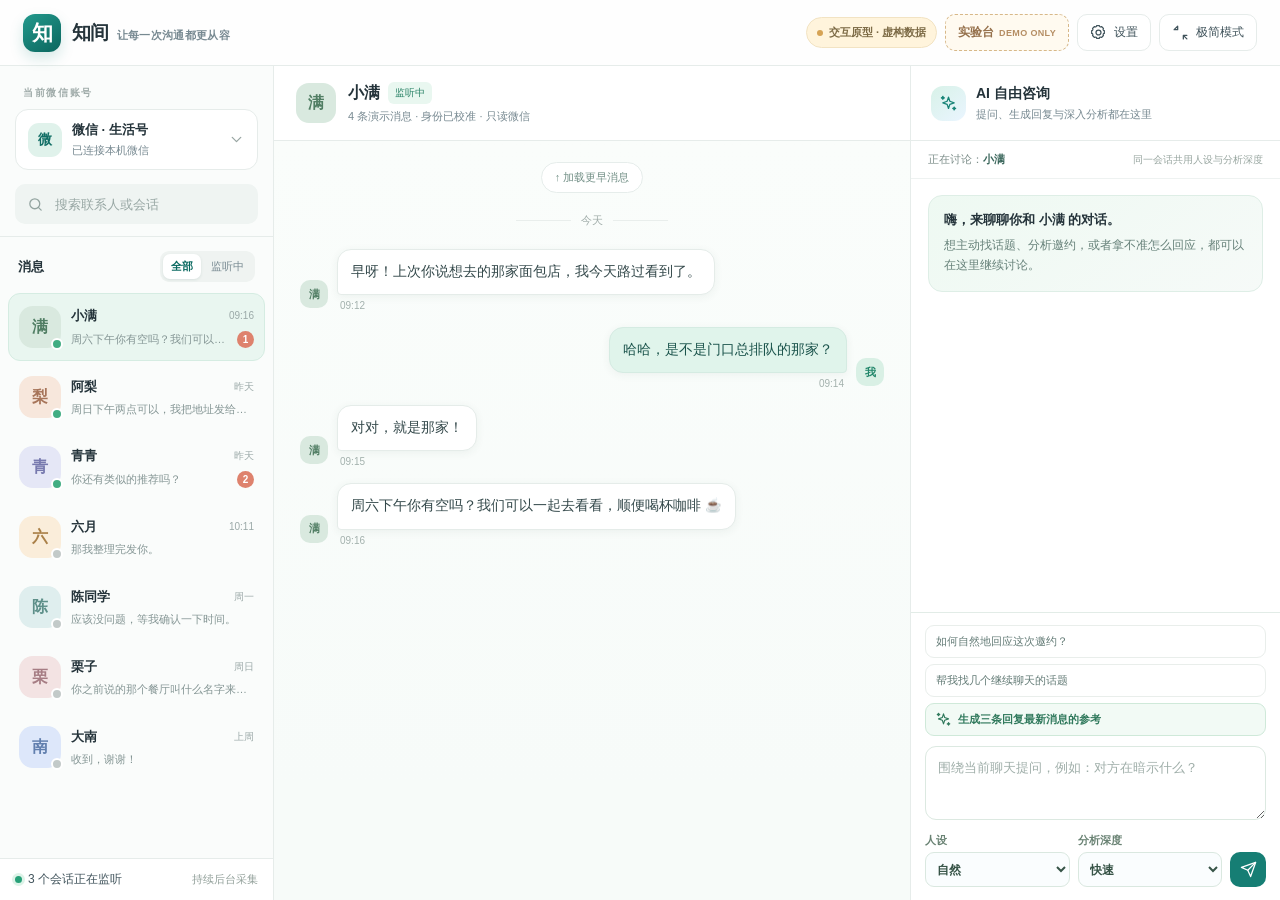
<file: docs/product/candidates/V8.2/WeChat_AI_Copilot_Product_Prototype_V8.2.html>
<!DOCTYPE html>

<html lang="zh-CN">
<head>
<meta charset="utf-8"/>
<meta content="width=device-width, initial-scale=1, viewport-fit=cover" name="viewport"/>
<meta content="light" name="color-scheme"/>
<title>知间 · 微信 AI 沟通助手 · 产品交互原型 V8 · 极简回复与 AI 输入优化</title>
<style>
:root{font-family:-apple-system,BlinkMacSystemFont,"Segoe UI","PingFang SC","Microsoft YaHei",sans-serif;--ink:#24333a;--ink2:#41545c;--sub:#778991;--muted:#9aa7a9;--bg:#edf2f1;--paper:#fff;--border:#e6ecea;--green:#167e74;--green-dark:#08685f;--green-pale:#e6f5f0;--warm:#faefe1;--orange:#b16e29;--red:#c55c50;--shadow:0 18px 55px rgba(28,63,57,.09);color:var(--ink);background:var(--bg);font-size:14px;-webkit-font-smoothing:antialiased}
*{box-sizing:border-box}html,body{margin:0;width:100%;height:100%;min-width:240px}button,input,textarea,select{font:inherit}button{cursor:pointer;color:inherit}button:disabled{opacity:.48;cursor:not-allowed}input,textarea,select{outline:none}button:focus-visible,input:focus-visible,textarea:focus-visible,select:focus-visible{outline:3px solid #a4ddd1;outline-offset:2px}button{border:0;background:transparent}svg{display:block} .hidden{display:none!important}.sr{position:absolute;clip:rect(0,0,0,0);width:1px;height:1px;overflow:hidden}
#app{height:100dvh;min-height:0;display:flex;flex-direction:column;overflow:hidden}.topbar{height:66px;flex:0 0 66px;background:#ffffffeb;border-bottom:1px solid var(--border);display:flex;align-items:center;padding:0 23px;justify-content:space-between;gap:16px;z-index:6}.brand{display:flex;align-items:center;gap:11px;white-space:nowrap}.brandmark{display:grid;place-items:center;width:38px;height:38px;background:linear-gradient(145deg,#22998c,#0b665e);color:#fff;border-radius:12px;box-shadow:0 6px 14px #147e742c;font-size:21px;font-weight:700}.brandname{font-size:19px;font-weight:790;letter-spacing:-.8px}.brandtag{font-size:11px;color:var(--sub);letter-spacing:.3px;margin-left:4px}.topright{display:flex;align-items:center;gap:12px}.demo-pill{display:flex;gap:6px;align-items:center;font-size:11px;font-weight:700;white-space:nowrap;color:#7d6b46;background:#fff4dc;border:1px solid #f2e3c3;padding:7px 10px;border-radius:99px}.demo-dot{width:6px;height:6px;border-radius:100%;background:#d6a354}.top-chip{font-size:12px;color:var(--ink2);border:1px solid var(--border);border-radius:10px;background:#fff;padding:9px 12px;display:flex;align-items:center;gap:7px;white-space:nowrap}.top-chip:hover,.iconbtn:hover{border-color:#c7dfd8;background:#f7fbfa}.primary{display:inline-flex;align-items:center;justify-content:center;gap:7px;background:var(--green);color:white;border:1px solid var(--green);border-radius:10px;font-weight:700;padding:10px 15px;min-height:38px}.primary:hover{background:var(--green-dark)}.primary:disabled{background:#91aaa3;border-color:#91aaa3;color:#fff}.secondary{display:inline-flex;align-items:center;justify-content:center;gap:6px;border:1px solid #dfeae6;border-radius:10px;padding:9px 12px;background:#fff;color:#526c65;font-weight:650}.secondary:hover{background:#f0f9f5}.textbtn{display:inline-flex;align-items:center;gap:5px;font-size:12px;font-weight:650;color:var(--green);padding:7px 0}.textbtn:hover{text-decoration:underline}.iconbtn{width:36px;height:36px;border:1px solid transparent;display:grid;place-items:center;border-radius:10px;flex:0 0 auto}.iconbtn svg{width:19px;height:19px}.app-body{flex:1;min-height:0;display:grid;grid-template-columns:274px minmax(390px,1fr) 370px;overflow:hidden;background:#fff}
/* Contacts, not technical modules, own the primary navigation. */
.sidebar{background:#fafcfb;border-right:1px solid var(--border);display:flex;flex-direction:column;min-height:0;min-width:0}.side-top{padding:20px 15px 12px;border-bottom:1px solid var(--border)}.subhead{font-size:10px;text-transform:uppercase;color:#a0acaa;letter-spacing:1.65px;font-weight:800;margin:0 0 9px 8px}.account-select-wrap{position:relative;display:flex;align-items:center;gap:10px;background:#fff;border:1px solid var(--border);border-radius:13px;padding:11px 12px}.account-logo{width:34px;height:34px;border-radius:11px;background:#e0f2eb;color:#116e65;display:grid;place-items:center;font-weight:800;font-size:14px;flex:0 0 auto}.accopy{min-width:0;flex:1}.accopy strong{display:block;white-space:nowrap;overflow:hidden;text-overflow:ellipsis;font-size:13px}.accopy small{display:block;margin-top:4px;font-size:11px;color:var(--sub)}.account-select-wrap select{position:absolute;inset:0;width:100%;height:100%;opacity:0;cursor:pointer}.account-chev{color:#99a6a3}.side-search{display:flex;align-items:center;gap:9px;background:#eff4f2;border-radius:10px;margin-top:14px;padding:0 12px;height:40px;color:#93a4a0}.side-search input{border:0;background:none;width:100%;min-width:0;color:var(--ink);font-size:13px}.side-search input::placeholder{color:#98a7a4}.list-controls{display:flex;align-items:center;justify-content:space-between;padding:14px 18px 9px}.list-controls strong{font-size:13px}.filter-group{display:flex;gap:2px;padding:3px;background:#eff3f1;border-radius:9px}.filter-group button{font-size:11px;padding:5px 8px;border-radius:7px;color:var(--sub);white-space:nowrap}.filter-group button.active{background:white;color:var(--green-dark);box-shadow:0 1px 3px #1f51491c;font-weight:750}.conv-list{overflow-y:auto;min-height:0;flex:1;padding:0 8px 12px;scrollbar-width:thin}.conv-row{width:100%;display:flex;align-items:center;gap:10px;padding:12px 10px;margin:2px 0;border-radius:12px;text-align:left;border:1px solid transparent;position:relative}.conv-row:hover{background:#f1f7f4}.conv-row.selected{background:#e9f6f0;border-color:#d5ece2}.avatar{position:relative;width:42px;height:42px;flex:0 0 auto;display:grid;place-items:center;border-radius:14px;background:var(--av,#d9ece7);color:var(--avink,#2f7771);font-size:16px;font-weight:750}.avatar .live-mini{position:absolute;right:-2px;bottom:-2px;width:12px;height:12px;border:2px solid #fff;border-radius:100%;background:#42ad83}.avatar .offline-mini{background:#c3cac9}.conv-content{flex:1;min-width:0}.conv-first{display:flex;justify-content:space-between;align-items:center;gap:7px}.conv-first strong{font-size:13px;font-weight:750;white-space:nowrap;overflow:hidden;text-overflow:ellipsis}.conv-time{font-size:10px;color:#9ba9a8;flex:0 0 auto}.conv-second{display:flex;gap:7px;justify-content:space-between;align-items:center;margin-top:6px}.conv-preview{font-size:11px;color:#849594;overflow:hidden;text-overflow:ellipsis;white-space:nowrap;max-width:100%}.unread{flex:0 0 auto;background:#de826d;color:#fff;min-width:17px;height:17px;padding:0 5px;line-height:17px;border-radius:99px;font-size:10px;font-weight:700;text-align:center}.side-bottom{border-top:1px solid var(--border);padding:12px 14px 16px;display:grid;gap:10px;background:#fff}.listen-summary{display:flex;align-items:center;justify-content:space-between;color:var(--ink2);font-size:12px}.live-light{display:inline-block;width:7px;height:7px;background:#27a078;border-radius:50%;margin-right:6px;box-shadow:0 0 0 3px #ddf3e8}.side-actions{display:flex;gap:8px}.side-actions button{flex:1;min-width:0;padding:9px 7px;font-size:12px}
/* Conversation is the center of the product. */
.chat-section{display:flex;flex-direction:column;min-width:0;min-height:0;background:#fff}.chat-header{height:75px;flex:0 0 75px;border-bottom:1px solid var(--border);display:flex;align-items:center;gap:12px;padding:0 22px;min-width:0}.chat-header .avatar{width:40px;height:40px;border-radius:13px}.chat-title-group{min-width:0;flex:1}.chat-title{display:flex;align-items:center;gap:8px}.chat-title strong{font-size:16px;font-weight:750;white-space:nowrap;overflow:hidden;text-overflow:ellipsis}.status-mini{font-size:10px;padding:4px 7px;border-radius:6px;background:#e9f7f0;color:#298266;white-space:nowrap}.status-mini.off{background:#f3f4f3;color:#899797}.chat-subtitle{font-size:11px;color:var(--sub);margin-top:5px;white-space:nowrap;overflow:hidden;text-overflow:ellipsis}.chat-actions{display:flex;align-items:center;gap:5px}.chat-divider{height:22px;width:1px;background:var(--border);margin:0 3px}.chat-timeline{flex:1 1 0;min-height:90px;overflow:auto;background:linear-gradient(180deg,#fafdfb,#f7fbf9 85%);padding:21px 26px 20px;scrollbar-color:#cedcd6 transparent;scrollbar-width:thin;overscroll-behavior:contain}.history-load{display:flex;justify-content:center;margin:0 auto 20px}.history-load button{border:1px solid #e6edeb;background:#fff;border-radius:99px;padding:7px 13px;color:#739087;font-size:11px}.date-line{display:flex;align-items:center;justify-content:center;gap:10px;color:#a1adaa;font-size:11px;margin:0 0 21px}.date-line:before,.date-line:after{content:"";height:1px;background:#e9eeec;width:55px}.bubble-row{display:flex;align-items:flex-end;gap:9px;margin:0 0 16px;max-width:100%}.bubble-row.mine{justify-content:flex-end}.bubble-row .avatar{width:28px;height:28px;border-radius:10px;font-size:11px;margin-bottom:3px}.bubble-wrap{display:flex;flex-direction:column;align-items:flex-start;min-width:0;max-width:min(77%,440px)}.mine .bubble-wrap{align-items:flex-end}.bubble{background:#fff;border:1px solid #e5ece9;border-radius:14px 14px 14px 4px;padding:11px 13px;line-height:1.64;overflow-wrap:anywhere;white-space:pre-wrap;color:#33484a;font-size:13.5px;box-shadow:0 2px 8px #294f4110}.mine .bubble{border-color:#d5ebe2;background:#e0f4eb;border-radius:14px 14px 4px 14px;color:#1a534b}.bubble-time{font-size:10px;color:#a3b1ad;margin:5px 3px 0}.identity-banner{display:flex;align-items:center;justify-content:space-between;gap:7px;padding:8px 14px;background:#fff9ec;border-bottom:1px solid #f5edd9;color:#956b39;font-size:11px}.identity-banner button{color:#966426;font-weight:800;font-size:11px;white-space:nowrap}
/* Suggestions are always visible near the reading context; AI consultation is independent. */
.suggest-dock{flex:0 0 auto;max-height:48%;overflow-y:auto;border-top:1px solid #e3ece8;padding:13px 20px 16px;background:#fff;box-shadow:0 -7px 26px rgba(19,67,54,.03)}.suggest-bar{display:flex;align-items:center;justify-content:space-between;gap:10px}.section-mini-title{display:flex;align-items:center;gap:8px;font-size:13px;font-weight:750}.spark{width:25px;height:25px;border-radius:8px;color:var(--green);background:#e9f6f0;display:grid;place-items:center}.gen-status{font-size:11px;color:var(--sub);display:flex;align-items:center;gap:5px}.gen-status.stale{color:#b87d39}.suggest-settings{display:flex;align-items:center;gap:6px;flex-wrap:wrap}.pill-select{border:1px solid #e2eae7;border-radius:8px;padding:6px 26px 6px 8px;background:#f9fbfa;font-size:11px;color:#4a625a;max-width:138px}.small-primary{background:var(--green);color:#fff;padding:7px 13px;border-radius:8px;font-size:11px;font-weight:750;white-space:nowrap}.small-primary:hover{background:var(--green-dark)}.small-plain{font-size:11px;color:#788c83;padding:6px}.suggest-info{display:flex;align-items:center;justify-content:space-between;gap:8px;margin:8px 0;font-size:11px;color:#85958e}.suggest-info em{font-style:normal;color:var(--orange);font-weight:650}.suggest-list{display:grid;gap:6px}.suggest-card{display:flex;align-items:center;gap:9px;width:100%;padding:8px 10px;border:1px solid #e9efeb;background:#fbfdfc;border-radius:10px;text-align:left;min-height:43px;transition:background .15s,border-color .15s}.suggest-card:hover{background:#eaf7ef;border-color:#b6dbca}.suggest-label{flex:0 0 auto;color:#188572;background:#e8f6f0;border-radius:6px;font-size:10px;font-weight:700;padding:5px 7px}.suggest-text{flex:1;font-size:12px;color:#3b5251;line-height:1.48;overflow-wrap:anywhere}.copy-mark{color:#299782;font-size:10px;font-weight:750;flex:0 0 auto}.suggest-placeholder{padding:20px;border:1px dashed #dce9e3;background:#fbfdfb;border-radius:12px;color:#869791;font-size:12px;line-height:1.6;text-align:center}.suggest-progress{margin-top:9px;color:var(--green);font-size:11px;display:flex;align-items:center;gap:8px}.spinner{width:12px;height:12px;border:2px solid #d0e8de;border-top-color:var(--green);border-radius:100%;animation:spin .8s linear infinite}@keyframes spin{to{transform:rotate(360deg)}}
/* AI panel is a continuous conversation, not a configuration form. */
.ai-panel{border-left:1px solid var(--border);background:#fff;min-width:0;min-height:0;display:flex;flex-direction:column}.ai-top{height:75px;min-height:75px;padding:17px 20px;border-bottom:1px solid var(--border);display:flex;align-items:center;gap:10px}.ai-icon{width:35px;height:35px;border-radius:12px;background:linear-gradient(140deg,#d8f2e8,#eaf5ff);display:grid;place-items:center;color:#188477;font-size:19px}.ai-title{flex:1;min-width:0}.ai-title strong{font-size:14px;display:block}.ai-title small{display:block;margin-top:4px;color:var(--sub);font-size:11px}.ai-linked{border-bottom:1px solid #eef2f1;padding:11px 17px;display:flex;align-items:center;justify-content:space-between;gap:9px;color:#7d8e8a;font-size:11px}.ai-linked strong{color:#3a665b}.ai-scroll{flex:1;min-height:0;overflow:auto;padding:18px 18px 15px;scrollbar-width:thin;scrollbar-color:#d3dcd7 transparent}.ai-welcome{background:linear-gradient(145deg,#eef9f2,#f6faf8);border:1px solid #deeee6;border-radius:14px;padding:15px;margin-bottom:13px}.ai-welcome strong{font-size:13px}.ai-welcome p{font-size:12px;line-height:1.65;color:#668179;margin:7px 0 0}.question-btn{text-align:left;border:1px solid #e9eeeb;border-radius:9px;padding:9px 11px;color:#637b76;font-size:11px;background:#fff}.question-btn:hover{border-color:#b3dace;color:#11695c;background:#f4faf6}.ai-turn{margin:14px 0}.ai-turn.user{display:flex;justify-content:flex-end}.ai-turn.user>div{background:#eaf3f0;color:#375a52;max-width:94%;padding:10px 12px;border-radius:12px 12px 4px 12px;font-size:12px;line-height:1.6;white-space:pre-wrap}.ai-turn.assistant>div{max-width:100%;font-size:12px;line-height:1.75;color:#405652;white-space:pre-wrap;padding:5px 1px}.ai-speaker{font-size:11px;font-weight:750;color:#418b75;display:flex;align-items:center;gap:6px;margin-bottom:6px}.ai-citation{display:inline-block;border:1px solid #dceae3;color:#709386;background:#f9fcf9;padding:4px 7px;border-radius:7px;font-size:10px;margin-top:7px}.ai-composer{border-top:1px solid var(--border);padding:12px 16px 14px;display:grid;gap:8px;background:#fff}.ai-composer textarea{resize:none;width:100%;height:72px;border:1px solid #dee9e4;border-radius:11px;padding:12px;background:#fafdfb;color:#263e36;font-size:13px;line-height:1.5}.ai-composer textarea::placeholder{color:#a0afaa}.composer-footer{display:flex;align-items:center;justify-content:space-between;gap:10px}.composer-meta{display:flex;align-items:center;gap:7px;color:#9ca9a5;font-size:11px}.composer-footer select{color:#406b5f;font-size:11px;border:0;background:#eff6f2;border-radius:7px;padding:7px 9px}.sendbtn{width:36px;height:35px;background:var(--green);color:white;display:grid;place-items:center;border-radius:10px}.sendbtn svg{width:17px;height:17px}.sendbtn:disabled{background:#b8c7c1}
/* Slide-in product management drawer. */
.scrim{position:fixed;inset:0;background:rgba(15,38,35,.30);z-index:20;backdrop-filter:blur(2px)}.drawer{position:fixed;z-index:21;right:0;top:0;bottom:0;width:min(760px,100%);display:flex;flex-direction:column;background:#fff;box-shadow:-24px 0 90px #162d302c}.drawer-head{height:72px;min-height:72px;display:flex;align-items:center;justify-content:space-between;border-bottom:1px solid var(--border);padding:0 26px}.drawer-head .headgroup{display:flex;gap:10px;align-items:center}.drawer-head h2{font-size:17px;margin:0}.drawer-head small{color:var(--sub);font-size:11px;display:block;margin-top:4px}.drawer-body{display:grid;grid-template-columns:180px minmax(0,1fr);flex:1;min-height:0}.drawer-tabs{background:#f7faf8;border-right:1px solid var(--border);padding:19px 11px;display:flex;flex-direction:column;gap:5px}.drawer-tab{text-align:left;padding:12px;border-radius:10px;color:#71877e;font-size:12px;display:flex;align-items:center;gap:9px}.drawer-tab.active{background:#e4f3eb;color:var(--green-dark);font-weight:750}.drawer-main{overflow-y:auto;padding:27px 29px 40px;scrollbar-width:thin}.drawer-main h3{font-size:18px;letter-spacing:-.3px;margin:0 0 8px}.drawer-main .intro{font-size:12px;line-height:1.7;color:#84968e;margin:0 0 24px}.group-heading{display:flex;align-items:center;justify-content:space-between;gap:8px;margin:22px 0 9px;font-size:13px;font-weight:750}.setting-card{padding:16px;border-radius:13px;border:1px solid var(--border);background:#fff;margin:9px 0;display:flex;align-items:center;gap:13px}.setting-card .setting-main{min-width:0;flex:1}.setting-card strong{display:block;font-size:13px}.setting-card p{color:var(--sub);font-size:11px;line-height:1.6;margin:5px 0 0}.setting-card .avatar{width:38px;height:38px}.setting-actions{display:flex;align-items:center;gap:6px}.toggle{width:40px;height:24px;border-radius:99px;background:#cbd8d3;padding:3px;transition:background .2s;flex:0 0 auto}.toggle::after{content:"";display:block;background:white;border-radius:50%;height:18px;width:18px;transition:transform .2s}.toggle.on{background:var(--green)}.toggle.on::after{transform:translateX(16px)}.stat-grid{display:grid;grid-template-columns:repeat(3,1fr);gap:10px}.stat-item{padding:16px 12px;border:1px solid var(--border);border-radius:12px;background:#fafdfa}.stat-item strong{display:block;font-size:21px;color:#2e7261}.stat-item span{display:block;margin-top:7px;color:var(--sub);font-size:11px}.notice{border-radius:11px;padding:12px 14px;background:#f0f8f4;color:#5d8070;font-size:12px;line-height:1.7;border:1px solid #e0f0e7}.notice.warn{background:#fff9ee;color:#8b6c3f;border-color:#f3e8d5}.form-field{width:100%;border:1px solid #dde9e2;border-radius:10px;background:#fff;padding:10px 12px;min-height:39px}.memory-cards{display:grid;gap:9px}.memory-card{background:#fafcfa;border:1px solid #e4eee7;border-radius:12px;padding:13px}.memory-card .meta{display:flex;align-items:center;justify-content:space-between;color:#80978b;font-size:10px;margin-bottom:8px}.memory-card strong{font-size:12px}.memory-card p{font-size:12px;line-height:1.7;margin:0 0 9px}.memory-card .evidence{font-size:10px;color:#78978b;background:#f0f7f2;border-radius:7px;padding:6px 8px}.memory-card button{font-size:11px;color:#c26859}.activity-row{display:flex;align-items:center;gap:11px;padding:13px 4px;border-bottom:1px solid #eef2ef}.activity-row strong{font-size:12px}.activity-row span{display:block;font-size:11px;color:#85968e;margin-top:4px}.progress-track{height:7px;border-radius:99px;background:#e7efe9;overflow:hidden}.progress-fill{height:100%;background:var(--green);transition:width .4s}.mini-mono{font-family:ui-monospace,SFMono-Regular,monospace;font-size:11px;color:#718782}.drawer-footer{border-top:1px solid var(--border);padding:12px 26px;color:#a0aea7;font-size:11px}
/* Deliberately tiny focus surface. Font does not collapse to 8px. */
.focus-mode .topbar,.focus-mode .app-body{display:none}.focus-view{display:none;flex:1;min-height:0;background:#eaf2ee;overflow-y:auto;padding:12px;align-items:flex-start;justify-content:center}.focus-mode .focus-view{display:flex}.focus-card{max-width:520px;width:100%;min-width:0;background:white;border:1px solid #dce9e3;box-shadow:0 8px 30px #406b5520;border-radius:14px;padding:12px;display:grid;gap:9px}.focus-top{display:flex;align-items:center;justify-content:space-between;gap:8px}.focus-expand{color:#4b8276;font-size:12px;font-weight:750;display:flex;align-items:center;gap:5px;min-height:30px}.focus-caption{flex:1;white-space:nowrap;overflow:hidden;text-overflow:ellipsis;color:#8a9b93;text-align:right;font-size:11px}.focus-cards{display:grid;gap:7px}.focus-choice{width:100%;display:flex;gap:8px;align-items:flex-start;text-align:left;padding:10px 10px;border:1px solid #e4ece8;background:#fbfefc;border-radius:10px;min-height:57px}.focus-choice:hover{border-color:#9dd4b9;background:#f1fbf5}.focus-choice .num{flex:0 0 auto;width:20px;height:20px;border-radius:6px;display:grid;place-items:center;background:#e5f5eb;color:#278369;font-size:11px;font-weight:750}.focus-choice .words{flex:1;min-width:0;color:#345149;font-size:13px;line-height:1.5;white-space:pre-wrap;overflow-wrap:anywhere}.focus-choice .tick{color:#368c72;opacity:.8;font-size:10px;margin-top:3px}.focus-controls{display:grid;grid-template-columns:1fr 1fr;gap:8px}.focus-control{border:1px solid #dcebe3;background:#f6faf7;color:#4a786a;padding:9px 7px;border-radius:9px;min-height:39px;font-size:12px;font-weight:700;display:flex;justify-content:center;align-items:center;gap:7px}.focus-empty{padding:24px 12px;text-align:center;line-height:1.65;font-size:12px;color:#7a9188}.focus-details{border-top:1px solid var(--border);padding-top:10px;display:grid;gap:9px}.focus-details p{font-size:11px;color:var(--sub);line-height:1.6;margin:0}.focus-status{color:var(--green);font-size:11px;text-align:center}.toast{position:fixed;z-index:50;bottom:24px;left:50%;transform:translate(-50%,16px);background:#213e39;color:#fff;border-radius:11px;padding:12px 17px;font-size:12px;box-shadow:0 12px 30px #1f403b3d;opacity:0;pointer-events:none;transition:.2s}.toast.show{opacity:1;transform:translate(-50%,0)}.floating-help{position:fixed;bottom:14px;right:15px;z-index:7;border:1px solid #d8e9de;background:#fff;color:#417766;box-shadow:0 7px 20px #1c503c18;font-size:11px;padding:10px 12px;border-radius:99px;display:flex;gap:6px;align-items:center}.focus-mode .floating-help{display:none}
@media(max-width:1250px){.app-body{grid-template-columns:243px minmax(360px,1fr) 330px}.chat-header{padding:0 16px}.topbar{padding:0 16px}.suggest-dock{padding:10px 13px 13px}.chat-timeline{padding:18px}.ai-top{padding:14px}.ai-scroll{padding:14px}.ai-composer{padding:12px}}
@media(max-width:1040px){.app-body{grid-template-columns:240px minmax(0,1fr)}.ai-panel{position:fixed;z-index:10;top:66px;bottom:0;right:0;width:min(400px,100%);box-shadow:-12px 0 45px #163b2b21;transform:translateX(101%);transition:transform .22s}.ai-panel.open{transform:translateX(0)}.ai-overlay{position:fixed;z-index:9;inset:66px 0 0;background:#163c2b2b}.chat-section{min-width:0}.top-chip.hide-med{display:none}.mobile-ai-open{display:grid}}
@media(min-width:1041px){.mobile-ai-open{display:none}}.mobile-contacts{display:none}
@media(max-width:690px){.topbar{height:55px;flex-basis:55px;padding:0 12px}.brandmark{height:32px;width:32px;border-radius:10px;font-size:17px}.brandname{font-size:17px}.brandtag,.top-chip .label,.top-chip.hide-mobile,.demo-pill{display:none}.topright{gap:5px}.top-chip{padding:8px 9px}.app-body{display:flex}.sidebar{position:fixed;top:55px;bottom:0;left:0;width:min(325px,100%);z-index:14;transform:translateX(-101%);box-shadow:16px 0 35px #113f2c22;transition:transform .2s}.sidebar.open{transform:translateX(0)}.mobile-side-scrim{position:fixed;z-index:13;inset:55px 0 0;background:#18362840}.mobile-contacts{display:grid}.chat-section{flex:1;width:100%;min-width:0}.chat-header{height:61px;flex-basis:61px;padding:0 11px;gap:7px}.chat-title strong{font-size:14px}.chat-subtitle{font-size:10px}.chat-header .avatar{width:35px;height:35px;font-size:13px}.chat-actions{gap:0}.chat-actions .hide-mobile{display:none}.chat-divider{display:none}.chat-timeline{padding:16px 12px}.bubble-wrap{max-width:85%}.bubble{font-size:13px}.suggest-dock{padding:10px 11px 12px;max-height:50%}.suggest-bar{align-items:flex-start;gap:7px;flex-wrap:wrap}.suggest-settings{width:100%;justify-content:flex-end}.suggest-info{margin:6px 0}.suggest-card{min-height:45px;padding:8px}.suggest-text{font-size:12px}.ai-panel{top:55px;width:100%}.ai-overlay{inset:55px 0 0}.drawer-head{padding:0 17px}.drawer-body{display:flex;flex-direction:column}.drawer-tabs{display:flex;flex-direction:row;overflow-x:auto;flex:0 0 auto;padding:9px;scrollbar-width:none}.drawer-tab{white-space:nowrap;padding:9px 10px}.drawer-main{padding:20px 16px 33px}.drawer-footer{padding:9px 16px}.stat-grid{gap:6px}.stat-item{padding:12px 8px}.stat-item strong{font-size:17px}}
@media(max-width:350px){.top-chip{padding:8px}.chat-actions .iconbtn{width:33px}.chat-title strong{max-width:105px}.suggest-settings{gap:4px}.pill-select{max-width:105px;padding:6px 4px}.small-primary{padding:8px 9px}.focus-view{padding:6px}.focus-card{padding:9px;gap:7px}.focus-choice{padding:9px 7px;gap:6px}.focus-choice .words{font-size:12px}.focus-control{font-size:11px}}
@media(prefers-reduced-motion:reduce){*,*:before,*:after{animation:none!important;transition:none!important}}

/* V5: portraits & first-run guided connection center */

.portrait-hero{display:flex;align-items:center;gap:15px;padding:18px;border:1px solid #e2ede8;border-radius:16px;background:linear-gradient(115deg,#f6fbf7,#e9f7f0);margin:0 0 15px}
.portrait-hero .avatar{width:57px;height:57px;font-size:20px}
.portrait-hero strong{display:block;font-size:18px;margin-bottom:3px}
.portrait-hero p{color:#798b86;margin:0 0 7px;font-size:12px}
.portrait-mark{display:inline-flex;align-items:center;min-height:23px;padding:4px 9px;border-radius:99px;font-size:10px;font-weight:700;background:#dbf3e5;color:#27825f}
.portrait-mark.is-warn{background:#fff1da;color:#996b36}
.portrait-summary{border:1px solid #ddebe3;border-radius:14px;background:#f7fbf8;padding:18px;margin-bottom:13px}
.portrait-kicker{text-transform:uppercase;font-size:10px;letter-spacing:1px;color:#50977b;font-weight:800;margin-bottom:9px}
.portrait-summary p{font-size:14px;line-height:1.75;font-weight:570;margin:0 0 10px;color:#36554b}
.portrait-source{color:#85978b;font-size:11px}
.portrait-grid{display:grid;grid-template-columns:repeat(2,minmax(0,1fr));gap:10px;margin:14px 0}
.portrait-section{border:1px solid #e6eeea;background:#fff;padding:15px;border-radius:13px;min-height:110px}
.portrait-section h4{font-size:12px;color:#496b59;margin:0 0 12px}
.portrait-item{display:flex;align-items:flex-start;gap:8px;margin:7px 0;font-size:12px;line-height:1.55}
.portrait-bullet{width:6px;height:6px;flex:0 0 6px;margin-top:7px;border-radius:50%;background:#5baf8d}
.portrait-empty{font-size:11px;color:#8f9e98;margin:0;line-height:1.7}
.drawer-tabs{overflow-y:auto;scrollbar-width:thin}
.setup-progress{display:grid;grid-template-columns:repeat(4,minmax(0,1fr));gap:8px;margin-bottom:17px}
.setup-step{border:1px solid #e0e9e3;border-radius:12px;background:#fff;min-height:88px;display:flex;flex-direction:column;align-items:center;justify-content:center;gap:6px;padding:8px 5px}
.setup-step span{width:28px;height:28px;border-radius:50%;background:#edf3ef;color:#718b80;display:grid;place-items:center;font-size:12px;font-weight:800}
.setup-step small{font-size:10px;line-height:1.4;color:#637a70;text-align:center}
.setup-step.active{background:#f3faf5;border-color:#82c0a5}.setup-step.active span,.setup-step.done span{background:#258f69;color:white}
.setup-main-card{border-radius:16px;border:1px solid #dcebe2;background:#f9fcfa;padding:20px;margin-bottom:18px}
.setup-title{font-size:11px;color:#68977c;font-weight:800;margin-bottom:11px;display:flex;justify-content:space-between;align-items:center;gap:8px}
.setup-main-card h3{font-size:19px}.setup-main-card p{font-size:12px;color:#647a6e;line-height:1.75}
.setup-summary{font-weight:750!important;color:#365d4d!important}
.setup-actions{display:flex;gap:9px;flex-wrap:wrap;margin:20px 0 12px}
.setup-guide{border-top:1px solid #e3ede7;padding-top:12px;color:#657f70;font-size:12px}
.setup-guide summary{cursor:pointer;font-weight:750;color:#3b7c63}.setup-guide p{line-height:1.65}
.conn-pill{display:inline-flex;flex:0 0 auto;padding:6px 8px;font-size:10px;color:#896a43;border-radius:99px;background:#fff1e0}
.conn-pill.ok{color:#1c855c;background:#e1f4e8}
@media(max-width:740px){.portrait-grid{grid-template-columns:1fr}.setup-progress{grid-template-columns:repeat(2,minmax(0,1fr))}}


/* V6: user-owned Persona Skills and lifecycle-driven Skills */
.skill-shortcut{flex:0 0 auto;font-size:11px;color:#29816a;font-weight:750;padding:7px 9px;border:1px solid #cce8d9;background:#eff8f2;border-radius:8px;white-space:nowrap}
.skill-shortcut:hover{background:#e4f4e9}
.skill-lead{padding:16px;background:linear-gradient(130deg,#f0f9f3,#f7fbfa);border:1px solid #d9ebdf;border-radius:14px;margin:0 0 14px}
.skill-lead h3{margin:0 0 7px;font-size:19px;color:#244e3a}.skill-lead p{font-size:12px;color:#668476;line-height:1.65;margin:0}
.skill-actions{display:flex;gap:8px;align-items:center;flex-wrap:wrap;margin:13px 0}
.skill-action{min-height:34px;padding:8px 12px;border:1px solid #d8e8de;border-radius:9px;background:#fff;color:#376b57;font-weight:700;font-size:12px}
.skill-action.main{color:#fff;background:#267b5c;border-color:#267b5c}.skill-action:disabled{opacity:.45;cursor:not-allowed}
.skill-section-head{margin:22px 0 9px;display:flex;gap:8px;align-items:baseline;justify-content:space-between}
.skill-section-head strong{font-size:14px;color:#274f3e}.skill-section-head small{font-size:11px;color:#849c90}
.skill-list{display:grid;gap:9px}.skill-item{display:flex;align-items:center;gap:12px;background:#fff;border:1px solid #e0eae5;border-radius:13px;padding:13px;min-width:0}.skill-item.is-off{opacity:.67}.skill-item .skill-mark{width:36px;height:36px;flex:0 0 36px;background:#e9f5ee;border-radius:10px;color:#308463;display:grid;place-items:center;font-weight:800;font-size:17px}.skill-item.workflow .skill-mark{background:#e9eff9;color:#5f77ab}.skill-item-main{flex:1;min-width:0}.skill-item-title{display:flex;gap:6px;align-items:center;flex-wrap:wrap}.skill-item-title strong{font-size:13px}.skill-tag{font-size:10px;padding:3px 6px;border-radius:5px;background:#f0f5f1;color:#789183;white-space:nowrap}.skill-tag.ai{background:#fff3df;color:#926c35}.skill-item-main p{font-size:11px;color:#7f9188;line-height:1.5;margin:5px 0}.skill-stages{font-size:10px;color:#548470;display:flex;flex-wrap:wrap;gap:5px}.skill-stages span{background:#edf8f0;border-radius:5px;padding:3px 6px}.skill-item-acts{display:flex;align-items:center;gap:5px;flex-wrap:wrap;justify-content:flex-end}.skill-mini{border:1px solid #e2eae4;border-radius:8px;padding:6px 8px;background:#fff;color:#50725d;font-size:11px;white-space:nowrap}.skill-mini:hover{background:#edf8f1}.skill-on{color:#2c8264;background:#e6f6eb;border-color:#c7e8d3}
.skill-editor{padding:16px;border-radius:14px;border:1px solid #cee2d3;background:#fbfefb}.skill-editor h3{margin:0 0 5px}.skill-editor .muted{font-size:11px;color:#7d9085;line-height:1.55;margin:0 0 13px}.skill-field{display:grid;gap:6px;margin:12px 0}.skill-field label{font-weight:750;color:#365c47;font-size:12px}.skill-input,.skill-textarea,.skill-select{border:1px solid #d7e5da;border-radius:9px;padding:9px 10px;font:inherit;color:#274936;background:#fff;width:100%;font-size:13px;min-width:0}.skill-textarea{line-height:1.65;resize:vertical;min-height:82px}.skill-field small{color:#84978b;font-size:11px;line-height:1.5}.skill-stagemap{display:grid;grid-template-columns:repeat(2,minmax(0,1fr));gap:7px}.skill-stage-option{display:flex;gap:8px;align-items:flex-start;padding:10px;border:1px solid #e1eae3;background:#fff;border-radius:9px;cursor:pointer}.skill-stage-option input{accent-color:#267b5c;margin:2px 0 0}.skill-stage-option strong{font-size:11px;display:block}.skill-stage-option small{font-size:10px;line-height:1.5;color:#8a988d;display:block;margin-top:4px}.skill-ai-box{border:1px dashed #b8d8c8;background:#f1faf5;border-radius:12px;padding:13px;margin:12px 0}.skill-ai-box strong{font-size:13px}.skill-ai-box p{font-size:11px;line-height:1.65;color:#688473}.skill-ai-box textarea{margin:8px 0}.skill-review{padding:12px;border-radius:10px;background:#fff9eb;border:1px solid #f3e5c8;color:#78643d;font-size:12px;line-height:1.65;margin:13px 0}.skill-preview{background:#f2f7f4;border:1px solid #ddebe2;border-radius:12px;padding:13px;margin:12px 0;font-size:12px;line-height:1.7;color:#3e5c4d;white-space:pre-wrap}.skill-lifecycle{display:flex;align-items:stretch;flex-wrap:wrap;gap:5px;margin:10px 0 15px}.skill-life-step{flex:1 1 92px;min-width:0;padding:8px;background:#f3f6f4;color:#657c6e;text-align:center;border-radius:8px;font-size:10px;line-height:1.55}.skill-life-step b{display:block;color:#345e48;font-size:11px}.skill-life-step.is-active{background:#e2f3e9;color:#296a4d}
@media(max-width:690px){.skill-section-head{align-items:flex-start}.skill-item{align-items:flex-start;flex-wrap:wrap}.skill-item-main{flex-basis:calc(100% - 52px)}.skill-item-acts{width:100%;justify-content:flex-end}.skill-stagemap{grid-template-columns:1fr}.skill-editor{padding:12px}.skill-life-step{flex-basis:29%}.skill-shortcut{padding:6px 7px;font-size:11px}}
@media(max-width:350px){.skill-shortcut{font-size:10px;padding:6px}.skill-action{font-size:11px;padding:7px 8px}.skill-life-step{flex-basis:46%}}



/* V7: reviewed product layout. Personalization is per conversation, shared by both UI modes. */
.topright{gap:8px}.prototype-entry{border:1px dashed #d7b889;background:#fffaf0;color:#95704b;font-weight:700;gap:5px}
.prototype-label{font-size:9px;letter-spacing:.04em;color:#b58d63}
.sidebar .side-bottom{padding:12px 15px}.side-bottom .listen-summary{justify-content:space-between;gap:8px}.side-note{font-size:11px;color:#93a19b}
.chat-actions{gap:8px}.chat-section{min-height:0}.chat-timeline{flex:1 1 auto;min-height:0}
.ai-panel{min-height:0}.ai-top{flex-shrink:0}.ai-linked{gap:8px}.shared-hint{font-size:10px;color:#98a6a0;white-space:nowrap}
.ai-scroll{flex:1;display:flex;flex-direction:column;min-height:0;overflow-y:auto;padding:16px 17px;gap:16px}
.ai-turns{display:flex;flex-direction:column;gap:10px;flex:0 0 auto;min-height:0}
.ai-quick-result{order:2;border:1px solid #dcebe4;border-radius:15px;padding:13px;background:#f6fbf8;box-shadow:0 3px 14px rgba(31,89,63,.03)}
.quick-answer-heading{display:flex;align-items:center;justify-content:space-between;gap:7px}.quick-answer-heading>div{display:flex;align-items:center;gap:7px;flex-wrap:wrap}
.quick-answer-kicker{font-size:12px;font-weight:800;color:#30735c}.quick-answer-note{font-size:11px;color:#72887d;line-height:1.5;margin:8px 0}
.ai-quick-result .suggest-list{display:flex;flex-direction:column;gap:7px}.ai-quick-result .suggest-card{width:100%;display:flex;flex-direction:column;align-items:flex-start;gap:5px;border:1px solid #deebe4;border-radius:10px;background:#fff;padding:10px 12px;position:relative;text-align:left;min-height:0;transition:background .14s,border-color .14s}
.ai-quick-result .suggest-card:hover{border-color:#8ec4a9;background:#fdfefd}
.ai-quick-result .suggest-label{font-size:11px;color:#438269;font-weight:740;display:block}.ai-quick-result .suggest-text{font-size:13px;color:#334a40;line-height:1.6;overflow-wrap:anywhere;display:block;max-width:calc(100% - 17px)}
.ai-quick-result .copy-mark{position:absolute;right:9px;bottom:10px;width:15px;color:#56a187}.ai-quick-result .suggest-placeholder{border:0;background:transparent;padding:10px 0;font-size:12px;line-height:1.6;color:#86978d}
.ai-quick-result .suggest-progress{margin-top:8px;font-size:11px;color:#628a75}
.ai-composer{flex:0 0 auto;border-top:1px solid #e2ece7;background:#fff;padding:12px 14px 13px;display:flex;flex-direction:column;gap:10px}

.ai-field{display:flex;flex-direction:column;gap:4px;color:#698273;font-size:11px;font-weight:700;min-width:0}
.ai-field select{min-width:0;width:100%;height:35px;border:1px solid #dae8e0;border-radius:9px;padding:0 7px;color:#375447;background:#fafdfe;font-size:12px}


.quick-ask{display:inline-flex;align-items:center;justify-content:center;gap:6px;flex:0 0 auto;background:#e3f3eb;color:#237859;border:1px solid #cce8d9;border-radius:9px;min-height:36px;padding:6px 12px;font-size:12px;font-weight:750}
.quick-ask:hover{background:#d7eee1}.quick-ask svg{width:15px;height:15px}
.compose-input-wrap{position:relative}.compose-input-wrap textarea{width:100%;min-height:72px;resize:vertical;max-height:160px;padding:10px 42px 10px 11px;border:1px solid #dce9e1;border-radius:11px;line-height:1.55;font-size:13px;color:#344b42;background:white}
.compose-disclaimer{margin:0;color:#9aa8a0;font-size:10px}
.ai-welcome{margin:0 0 6px}.ai-turn .ai-speaker{color:#37805e}
.focus-view{background:#eaf2ee;padding:10px 8px}.focus-card{max-width:520px;width:100%;padding:13px;gap:10px;border-radius:15px;display:flex;flex-direction:column}
.focus-top{display:flex;align-items:center;justify-content:space-between;gap:8px}.focus-top .focus-expand{display:inline-flex;align-items:center;gap:4px;min-height:33px;font-size:13px;font-weight:750;color:#397a60;border-radius:8px;background:#edf6f1;padding:5px 8px}
.focus-caption{font-size:13px;font-weight:700;color:#60796d;white-space:nowrap;overflow:hidden;text-overflow:ellipsis}
.focus-rule{height:1px;background:#e4ede8;margin:0}
.focus-settings{display:grid;grid-template-columns:1fr 1fr;gap:8px}.focus-settings label{display:flex;flex-direction:column;gap:5px;min-width:0;font-size:12px;font-weight:700;color:#61776e}.focus-settings select{width:100%;min-width:0;height:38px;max-width:100%;font-size:12px;padding:4px 6px;border:1px solid #dae8e0;border-radius:9px;background:#f8fcf9;color:#345849}
.focus-workbench{width:100%;display:flex;align-items:center;justify-content:center;gap:7px;font-size:12px;font-weight:760;min-height:35px;border:1px solid #dbeae1;background:#f0f7f2;border-radius:9px;color:#34785e}
.focus-workbench svg{width:15px;height:15px}.focus-cards{display:flex;flex-direction:column;gap:8px}.focus-choice{min-height:67px;padding:10px 11px;display:flex;gap:9px;align-items:center;text-align:left;border:1px solid #e0ebe6;border-radius:10px;background:#fff;width:100%}
.focus-choice .words{font-size:13px;line-height:1.55;word-break:break-word;color:#30483c}.focus-choice .tick{font-size:10px;color:#2f8969}
.focus-regenerate{min-height:39px;width:100%;display:flex;align-items:center;justify-content:center;gap:7px;font-size:13px;font-weight:750;color:#2c795e;background:#ecf7f0;border:1px solid #cee7d8;border-radius:9px}
.focus-regenerate svg{width:17px;height:17px}.focus-details{padding:9px 11px;background:#f4f9f6;border-radius:9px;margin:0}.focus-details p{margin:0;font-size:11px;line-height:1.6;color:#678171}
.prototype-panel{position:fixed;z-index:50;top:76px;right:14px;width:min(310px,calc(100vw - 28px));padding:14px 15px;border:2px dashed #c49d6a;background:#fff9ed;color:#614c30;border-radius:13px;box-shadow:0 12px 40px #533f1d28}
.prototype-head{display:flex;justify-content:space-between;align-items:center;gap:8px}.prototype-head strong{font-size:13px}.prototype-head button{font-size:22px;width:24px;height:24px}.prototype-panel p{font-size:11px;line-height:1.6;color:#8c7451}.prototype-test-btn{padding:9px 12px;display:flex;gap:6px;align-items:center;background:#f3e5c8;border-radius:8px;border:1px solid #dfc699;font-weight:750;font-size:12px}.prototype-panel .prototype-hint{margin-bottom:0}
.drawer-tabs{display:flex;flex-direction:column;gap:6px}.drawer-tab{min-height:44px;font-size:13px}.setting-hub{display:grid;grid-template-columns:repeat(2,minmax(0,1fr));gap:10px;margin-top:14px}.hub-card{display:flex;gap:9px;min-width:0;flex-direction:column;text-align:left;padding:15px;background:#fbfdfb;border:1px solid #e2eee5;border-radius:13px}.hub-card strong{font-size:13px;color:#385d4b}.hub-card small{font-size:11px;color:#83988b;line-height:1.6}.hub-card:hover{background:#f0f9f3;border-color:#a7d2b9}.drawer-back{display:flex;align-items:center;gap:6px;font-size:12px;color:#337f61;font-weight:750;margin-bottom:12px}.drawer-content-root{min-width:0}
@media(max-width:1040px){.ai-panel{width:min(445px,100%)}.ai-composer{padding:13px}}
@media(max-width:690px){.prototype-label{display:none}.prototype-entry{font-size:11px}.topright{gap:4px}.ai-linked{flex-wrap:wrap}.ai-scroll{padding:13px}.ai-top{min-height:64px;height:64px}.ai-composer{padding:12px}.setting-hub{grid-template-columns:minmax(0,1fr)}.focus-card{max-width:520px}.prototype-panel{top:58px}}
@media(max-width:350px){.focus-view{padding:5px}.focus-card{padding:9px;gap:8px}.focus-choice .words{font-size:12px}.focus-settings{gap:6px}.focus-settings label{font-size:11px}.focus-settings select{font-size:11px;height:36px}.prototype-entry{padding:6px}}

/* V8: AI presets always stay visible; one shared settings row lives BELOW the question input. */
.ai-prompt-presets{display:grid;grid-template-columns:minmax(0,1fr);gap:6px;min-width:0}
.ai-prompt-presets .question-btn{display:flex;align-items:center;gap:7px;width:100%;padding:7px 10px;min-height:33px;line-height:1.4;font-size:11px;overflow-wrap:anywhere}
.ai-prompt-presets .question-btn.is-reply-preset{background:#f2faf5;border-color:#cfe9d9;color:#30795c;font-weight:720}
.ai-prompt-presets .question-btn.is-reply-preset svg{height:15px;width:15px;flex:0 0 auto}
.ai-prompt-presets .question-btn:disabled{opacity:.65}
.ai-settings-send-row{display:grid;grid-template-columns:minmax(0,1fr) minmax(0,1fr) 36px;gap:8px;align-items:end;min-width:0}
.ai-settings-send-row .ai-field{min-width:0}
.ai-settings-send-row .sendbtn{position:static;min-height:35px;height:35px;align-self:end}
.ai-composer .compose-input-wrap textarea{padding:11px 12px;height:74px;max-height:160px;min-height:64px;resize:vertical}
.focus-details{display:flex;flex-direction:column;gap:9px;padding:0;margin:0;background:transparent;border:0;border-radius:0}
.focus-details .focus-rule{margin:0}
@media(max-width:350px){.ai-settings-send-row{gap:5px;grid-template-columns:minmax(0,1fr) minmax(0,1fr) 35px}.ai-settings-send-row .ai-field select{padding-left:4px;padding-right:4px;font-size:11px}.ai-prompt-presets .question-btn{font-size:11px;padding:7px 8px}}
</style>
</head>
<body>
<div id="app">
<header class="topbar">
<div class="brand"><span class="brandmark">知</span><div class="brandname">知间 <span class="brandtag">让每一次沟通都更从容</span></div></div>
<div class="topright">
<span aria-label="产品原型，不连接真实数据" class="demo-pill"><span class="demo-dot"></span> 交互原型 · 虚构数据</span>
<button aria-label="原型测试专用入口" class="top-chip prototype-entry" data-action="prototype" title="只用于产品评审，正式应用不会出现">实验台 <span class="prototype-label">DEMO ONLY</span></button>
<button class="top-chip" data-action="drawer" data-tab="contacts"><span data-icon="settings"></span><span class="label">设置</span></button>
<button class="top-chip" data-action="focus"><span data-icon="minimize"></span><span class="label">极简模式</span></button>
<button aria-label="联系人" class="iconbtn mobile-contacts" data-action="mobile-contacts"><span data-icon="users"></span></button>
</div>
</header>
<div class="app-body">
<aside class="sidebar" id="sidebar">
<div class="side-top">
<div class="subhead">当前微信账号</div>
<div class="account-select-wrap"><span class="account-logo">微</span><div class="accopy"><strong id="accountName">微信 · 生活号</strong><small id="accountSub">已连接本机微信</small></div><span class="account-chev" data-icon="chevron-down"></span><select aria-label="切换微信账号" id="accountSelect"></select></div>
<div class="side-search"><span data-icon="search"></span><input aria-label="搜索联系人" autocomplete="off" id="contactSearch" placeholder="搜索联系人或会话"/></div>
</div>
<div class="list-controls"><strong>消息</strong><div class="filter-group"><button class="active" data-action="filter" data-filter="all">全部</button><button data-action="filter" data-filter="listening">监听中</button></div></div>
<div class="conv-list" id="conversationList"></div>
<div class="side-bottom">
<div class="listen-summary"><span><span class="live-light"></span><span id="listenCount">3 个会话正在监听</span></span><span class="side-note">持续后台采集</span></div>
</div>
</aside>
<main class="chat-section">
<div class="chat-header">
<button aria-label="打开联系人列表" class="iconbtn mobile-contacts" data-action="mobile-contacts"><span data-icon="menu"></span></button>
<div class="avatar" id="chatAvatar">满</div><div class="chat-title-group"><div class="chat-title"><strong id="chatTitle">小满</strong><span class="status-mini" id="chatStatus">监听中</span></div><div class="chat-subtitle" id="chatSubtitle">每条建议只针对当前联系人</div></div>
<div class="chat-actions">
<button class="iconbtn mobile-ai-open" data-action="ai-open" title="打开 AI 咨询"><span data-icon="sparkles"></span></button>
</div>
</div>
<div class="identity-banner hidden" id="identityBanner"><span>该会话的本人/对方方向仍待确认，请先校准后再依据长期记忆作判断。</span><button data-action="drawer" data-tab="identity">去校准 →</button></div>
<div class="chat-timeline" id="chatTimeline"></div>
</main>
<aside class="ai-panel" id="aiPanel">
<div class="ai-top"><span class="ai-icon" data-icon="sparkles"></span><div class="ai-title"><strong>AI 自由咨询</strong><small>提问、生成回复与深入分析都在这里</small></div><button aria-label="关闭 AI 咨询" class="iconbtn mobile-ai-open" data-action="ai-close"><span data-icon="x"></span></button></div>
<div class="ai-linked"><span>正在讨论：<strong id="aiContact">小满</strong></span><span class="shared-hint">同一会话共用人设与分析深度</span></div>
<div class="ai-scroll" id="aiScroll">
<div class="ai-turns" id="aiTurns"></div>
<section aria-label="AI 快速问答的回复建议" class="ai-quick-result hidden" id="aiQuickResult">
<div class="quick-answer-heading"><div><span class="quick-answer-kicker">快速问答 · 三条回复</span><span class="gen-status" id="suggestStatus">等待生成</span></div><button class="small-plain hidden" data-action="cancel-generate" id="cancelGen">取消任务</button></div>
<div class="quick-answer-note" id="suggestInfo">根据当前聊天生成，点击候选即可复制。</div>
<div class="suggest-list" id="suggestions"><div class="suggest-placeholder">点击第三个快速提问，即可得到三条可复制建议。</div></div>
<div class="suggest-progress hidden" id="suggestProgress"><span class="spinner"></span><span id="progressText">正在准备上下文…</span></div>
</section>
</div>
<div class="ai-composer">
<div class="ai-prompt-presets" aria-label="快速提问预设">
<button class="question-btn" data-action="ask-example" data-q="对方这次邀约，我怎样回复会自然又不显得敷衍？">如何自然地回应这次邀约？</button>
<button class="question-btn" data-action="ask-example" data-q="结合我们的聊天，帮我想几个可以继续聊的话题。">帮我找几个继续聊天的话题</button>
<button class="question-btn is-reply-preset" data-action="generate" id="generateButton"><span data-icon="sparkles"></span><span>生成三条回复最新消息的参考</span></button>
</div>
<div class="compose-input-wrap"><textarea aria-label="向 AI 自由提问" id="aiInput" placeholder="围绕当前聊天提问，例如：对方在暗示什么？"></textarea></div>
<div class="ai-settings-send-row">
<label class="ai-field"><span>人设</span><select aria-label="当前会话共用人设" id="personaSelect"></select></label>
<label class="ai-field"><span>分析深度</span><select aria-label="当前会话共用分析深度" id="thinkingSelect"><option value="Quick">快速</option><option value="Balanced">平衡</option><option value="Deep">深度</option><option value="Max">Max · 复核</option></select></label>
<button class="sendbtn" data-action="ask" id="aiSend" title="发送问题给 AI" aria-label="发送问题给 AI"><span data-icon="send"></span></button>
</div>
</div>
</aside>
</div>
<div class="ai-overlay hidden" data-action="ai-close" id="aiOverlay"></div>
<div class="mobile-side-scrim hidden" data-action="mobile-contacts" id="sideOverlay"></div>
<!-- Focus mode: the toggle controls ONLY persona/depth/workspace; three suggestions and regenerate remain visible. -->
<section class="focus-view" id="focusView"><div class="focus-card">
<div class="focus-top"><button aria-expanded="true" class="focus-expand" data-action="focus-expand" id="focusExpand"><span data-icon="chevron-down"></span><span id="focusExpandText">折叠</span></button><span class="focus-caption" id="focusName">小满 · 只读助手</span></div>
<div class="focus-details" id="focusDetails">
<div class="focus-rule"></div>
<div class="focus-settings">
<label><span>人设</span><select aria-label="极简模式人设" id="focusPersonaSelect"></select></label>
<label><span>分析深度</span><select aria-label="极简模式分析深度" id="focusLevelSelect"><option value="Quick">快速</option><option value="Balanced">平衡</option><option value="Deep">深度</option><option value="Max">Max</option></select></label>
</div>
<button class="focus-workbench" data-action="workspace"><span data-icon="maximize"></span>打开工作台</button>
</div>
<div class="focus-rule"></div>
<div class="focus-cards" id="focusChoices"></div>
<div class="focus-status hidden" id="focusStatus"></div>
<button class="focus-regenerate" data-action="generate"><span data-icon="refresh"></span>换一批</button>
</div></section>
<div class="scrim hidden" data-action="close-drawer" id="scrim"></div>
<section aria-label="应用管理与联系人详情" aria-modal="true" class="drawer hidden" id="drawer" role="dialog">
<header class="drawer-head"><div class="headgroup"><span class="spark" data-icon="sliders"></span><div><h2>设置中心</h2><small>按照使用场景分类 · 不改变当前聊天</small></div></div><button aria-label="关闭" class="iconbtn" data-action="close-drawer"><span data-icon="x"></span></button></header>
<div class="drawer-body"><nav aria-label="设置分组" class="drawer-tabs" id="drawerTabs">
<button class="drawer-tab active" data-action="tab" data-tab="contacts"><span data-icon="users"></span>联系人与会话</button>
<button class="drawer-tab" data-action="tab" data-tab="ai-settings"><span data-icon="sparkles"></span>AI 与个性化</button>
<button class="drawer-tab" data-action="tab" data-tab="connections"><span data-icon="settings"></span>连接与设备</button>
<button class="drawer-tab" data-action="tab" data-tab="app-status"><span data-icon="radio"></span>应用与状态</button>
</nav><div class="drawer-main" id="drawerContent"></div></div>
<footer class="drawer-footer">知间 · 本地优先 · 微信只读 · 所有演示数据均为虚构内容</footer>
</section>
<section aria-label="原型测试实验台" class="prototype-panel hidden" id="prototypePanel">
<div class="prototype-head"><strong>仅供原型评审</strong><button aria-label="关闭原型测试" data-action="prototype-close">×</button></div>
<p>以下控件不会进入正式应用；聊天内容与 AI 均为模拟。</p>
<button class="prototype-test-btn" data-action="simulate"><span data-icon="zap"></span>触发一条模拟新消息</button>
<p class="prototype-hint">用于验证：列表更新、建议过期与切换会话后状态隔离。</p>
</section><div aria-live="polite" class="toast" id="toast" role="status"></div>
</div>
<script>
(() => {
 'use strict';
 const svg = (name) => {
  const nodes = {
   sparkles:'<path d="m12 3 1.9 5.8L20 11l-6.1 2.2L12 19l-1.9-5.8L4 11l6.1-2.2L12 3Z"/><path d="m20 17 .8 1.5L22 19l-1.2.5L20 21l-.7-1.5L18 19l1.3-.5L20 17ZM4 2l.7 1.3L6 4l-1.3.7L4 6l-.7-1.3L2 4l1.3-.7L4 2Z"/>',
   users:'<path d="M16 21v-2a4 4 0 0 0-4-4H6a4 4 0 0 0-4 4v2"/><circle cx="9" cy="7" r="4"/><path d="M22 21v-2a4 4 0 0 0-3-3.87M16 3.13a4 4 0 0 1 0 7.75"/>',
   settings:'<path d="M12 15.5a3.5 3.5 0 1 0 0-7 3.5 3.5 0 0 0 0 7Z"/><path d="M19.4 15a1.7 1.7 0 0 0 .34 1.87l.06.06-2.87 2.87-.06-.06A1.7 1.7 0 0 0 15 19.4a1.7 1.7 0 0 0-1.2 1.6v.1H9.74V21a1.7 1.7 0 0 0-1.2-1.6 1.7 1.7 0 0 0-1.87.34l-.06.06-2.87-2.87.06-.06A1.7 1.7 0 0 0 4.14 15a1.7 1.7 0 0 0-1.6-1.2h-.1V9.74h.1a1.7 1.7 0 0 0 1.6-1.2 1.7 1.7 0 0 0-.34-1.87l-.06-.06 2.87-2.87.06.06A1.7 1.7 0 0 0 8.54 4.14a1.7 1.7 0 0 0 1.2-1.6v-.1h4.06v.1a1.7 1.7 0 0 0 1.2 1.6 1.7 1.7 0 0 0 1.87-.34l.06-.06 2.87 2.87-.06.06A1.7 1.7 0 0 0 19.4 8.54a1.7 1.7 0 0 0 1.6 1.2h.1v4.06H21a1.7 1.7 0 0 0-1.6 1.2Z" transform="translate(0 0) scale(.96)"/>',
   book:'<path d="M4 19.5A2.5 2.5 0 0 1 6.5 17H20"/><path d="M6.5 2H20v20H6.5A2.5 2.5 0 0 1 4 19.5v-15A2.5 2.5 0 0 1 6.5 2Z"/>',
   minimize:'<path d="m8 3 0 5H3M16 21v-5h5M3 8l5-5M16 16l5 5"/>',maximize:'<path d="M8 3H3v5M3 3l7 7M16 21h5v-5M21 21l-7-7"/>',
   search:'<circle cx="11" cy="11" r="7"/><path d="m20 20-4-4"/>',
   'chevron-down':'<path d="m6 9 6 6 6-6"/>',
   'more-horizontal':'<circle cx="5" cy="12" r="1"/><circle cx="12" cy="12" r="1"/><circle cx="19" cy="12" r="1"/>',
   'arrow-right':'<path d="M5 12h14m-7-7 7 7-7 7"/>',
   smile:'<circle cx="12" cy="12" r="10"/><path d="M8 14s1.5 2 4 2 4-2 4-2M9 9h.01M15 9h.01"/>',
   refresh:'<path d="M20 11a8 8 0 0 0-14-5L4 8V3M4 8h5M4 13a8 8 0 0 0 14 5l2-2v5m0-5h-5"/>',
   send:'<path d="m22 2-7 20-4-9-9-4 20-7Z"/><path d="M22 2 11 13"/>',
   x:'<path d="M18 6 6 18M6 6l12 12"/>',
   menu:'<path d="M4 7h16M4 12h16M4 17h16"/>',
   info:'<circle cx="12" cy="12" r="10"/><path d="M12 16v-4M12 8h.01"/>',
   zap:'<path d="m13 2-9 12h7l-1 8 10-12h-7l0-8Z"/>',
   radio:'<circle cx="12" cy="12" r="2"/><path d="M16.24 7.76a6 6 0 0 1 0 8.48m-8.48 0a6 6 0 0 1 0-8.48M19.07 4.93a10 10 0 0 1 0 14.14m-14.14 0a10 10 0 0 1 0-14.14"/>',
   message:'<path d="M21 11.5a8.38 8.38 0 0 1-.9 3.8A8.5 8.5 0 0 1 12.5 20a8.38 8.38 0 0 1-3.8-.9L3 21l1.9-5.7a8.38 8.38 0 0 1-.9-3.8A8.5 8.5 0 0 1 12.5 3H13a8.5 8.5 0 0 1 8 8v.5Z"/>',
   home:'<path d="m3 10 9-7 9 7v10a1 1 0 0 1-1 1H4a1 1 0 0 1-1-1V10Z"/><path d="M9 21v-8h6v8"/>',
   history:'<path d="M3 12a9 9 0 1 0 3-6.7L3 8m0-5v5h5"/><path d="M12 7v5l3 2"/>',
   sliders:'<path d="M4 7h16M4 17h16"/><circle cx="8" cy="7" r="2" fill="white"/><circle cx="16" cy="17" r="2" fill="white"/>',
   copy:'<rect x="8" y="8" width="12" height="12" rx="2"/><path d="M16 8V6a2 2 0 0 0-2-2H6a2 2 0 0 0-2 2v8a2 2 0 0 0 2 2h2"/>',
   check:'<path d="m5 12 4 4L19 6"/>',
   clock:'<circle cx="12" cy="12" r="9"/><path d="M12 7v5l3 2"/>'
  };
  return `<svg width="17" height="17" viewBox="0 0 24 24" fill="none" stroke="currentColor" stroke-width="1.8" stroke-linecap="round" stroke-linejoin="round" aria-hidden="true">${nodes[name] || nodes.info}</svg>`;
 };
 function hydrateIcons(root=document){root.querySelectorAll('[data-icon]').forEach(el=>el.innerHTML=svg(el.dataset.icon));}
 const $=id=>document.getElementById(id);const escape=s=>String(s??'').replace(/[&<>"']/g,m=>({'&':'&amp;','<':'&lt;','>':'&gt;','"':'&quot;',"'":'&#39;'}[m]));
 const accounts=[{id:'personal',name:'微信 · 生活号',sub:'已连接本机微信',active:true},{id:'work',name:'微信 · 工作号',sub:'当前未在本机登录',active:false}];
 const baseMessages={
  man:[['them','早呀！上次你说想去的那家面包店，我今天路过看到了。','09:12'],['me','哈哈，是不是门口总排队的那家？','09:14'],['them','对对，就是那家！','09:15'],['them','周六下午你有空吗？我们可以一起去看看，顺便喝杯咖啡 ☕','09:16']],
  lin:[['them','那个展我已经看好时间了～','昨天 20:12'],['me','什么时间呀？','昨天 20:15'],['them','周日下午两点可以，我把地址发给你。','昨天 20:18']],
  qing:[['them','上次推荐的纪录片我看完了，确实很好看。','昨天 21:03'],['me','结尾是不是很让人意外？','昨天 21:08'],['them','有点！你还有类似的推荐吗？','昨天 21:10']],
  june:[['them','方案我又调整了一版，明天方便看一下吗？','10:04'],['me','可以，我上午有空。','10:09'],['them','那我整理完发你。','10:11']],
  chen:[['them','明天中午一起吃饭吗？','周一 18:12'],['me','应该没问题，等我确认一下时间。','周一 18:20']],
  lee:[['them','你之前说的那个餐厅叫什么名字来着？','周日 17:26']],
  dana:[['them','收到，谢谢！','上周']],
  alice:[['them','下周项目讨论会先定在周二，可以吗？','08:38']],
  ben:[['them','我们把会议纪要更新好了。','昨天 15:30']]
 };
 const raws=[
  {id:'man',account:'personal',name:'小满',letter:'满',palette:['#d9e9df','#517e64'],preview:'周六下午你有空吗？我们可以一起去看看…',time:'09:16',unread:1,listen:true,identity:'confirmed',memory:[{kind:'共同经历',text:'你们之前讨论过一家经常排队的面包店，对方记得你想去。',evidence:'聊天记录 · 今天 09:12'},{kind:'喜好',text:'倾向于轻松自然的聊天风格。',evidence:'手动备注'},{kind:'近期计划',text:'对方提出周六下午去面包店并喝咖啡。',evidence:'聊天记录 · 今天 09:16'}]},
  {id:'lin',account:'personal',name:'阿梨',letter:'梨',palette:['#f7e7dc','#a7755a'],preview:'周日下午两点可以，我把地址发给你。',time:'昨天',unread:0,listen:true,identity:'confirmed',memory:[{kind:'共同话题',text:'你们计划一起看一个展览。',evidence:'聊天记录 · 昨天 20:18'}]},
  {id:'qing',account:'personal',name:'青青',letter:'青',palette:['#e5e7f6','#7779ae'],preview:'你还有类似的推荐吗？',time:'昨天',unread:2,listen:true,identity:'pending',memory:[]},
  {id:'june',account:'personal',name:'六月',letter:'六',palette:['#faedda','#aa8048'],preview:'那我整理完发你。',time:'10:11',unread:0,listen:false,identity:'confirmed',memory:[{kind:'计划',text:'对方准备发送修改后的方案。',evidence:'聊天记录'}]},
  {id:'chen',account:'personal',name:'陈同学',letter:'陈',palette:['#dfeeee','#5d8f89'],preview:'应该没问题，等我确认一下时间。',time:'周一',unread:0,listen:false,identity:'confirmed',memory:[]},
  {id:'lee',account:'personal',name:'栗子',letter:'栗',palette:['#f3e3e3','#a67d84'],preview:'你之前说的那个餐厅叫什么名字来着？',time:'周日',unread:0,listen:false,identity:'pending',memory:[]},
  {id:'dana',account:'personal',name:'大南',letter:'南',palette:['#dde7fa','#617fae'],preview:'收到，谢谢！',time:'上周',unread:0,listen:false,identity:'confirmed',memory:[]},
  {id:'alice',account:'work',name:'项目协调',letter:'项',palette:['#d9e7fa','#6683b0'],preview:'下周项目讨论会先定在周二，可以吗？',time:'08:38',unread:0,listen:false,identity:'confirmed',memory:[]},
  {id:'ben',account:'work',name:'设计协作',letter:'设',palette:['#f5e5d5','#9e7759'],preview:'我们把会议纪要更新好了。',time:'昨天',unread:0,listen:false,identity:'confirmed',memory:[]}
 ];
 const portraitExamples={
   man:{summary:'最近围绕面包店与周末出行有过自然、轻松的交流。当前可以优先回应周六的邀约。',topics:['面包店','咖啡','周末见面'],preferences:['用户备注：倾向轻松自然的聊天方式'],plans:['周六下午 · 面包店与咖啡（待确认）'],caution:'对方的长期性格与意图尚无足够证据，不做推断'},
   lin:{summary:'最近确认了看展的时间安排；适合继续聊地点、交通或观展后的活动。',topics:['展览','周末安排'],preferences:[],plans:['周日下午两点看展'],caution:'目前材料只支持近期计划，不应推断稳定兴趣偏好'},
   qing:{summary:'已有纪录片话题，但本人/对方方向尚未确认。画像暂只展示可核实的聊天线索。',topics:['纪录片'],preferences:[],plans:[],caution:'请先确认发送者方向，再允许 AI 沉淀长期画像'}
 };
 const selfProfiles={personal:{voice:'自然、轻松、简洁，不过度热情',boundary:'不要替我做无法确认的承诺；不自动发送',notes:'优先保留我的真实措辞习惯'},work:{voice:'礼貌、清晰、重视事项确认',boundary:'不要未经我确认而答应工作安排',notes:'专业但避免生硬'}};
 const connectionSteps=[
 {title:'本地服务与存储',icon:'home',summary:'应用应自动检查和管理 PostgreSQL、迁移与必要运行时',detail:'由安装器/本机后台服务负责安装检测、数据目录、升级、备份与恢复。缺组件时提供受控修复，不让普通用户编辑连接字符串。',action:'模拟本地自检',guide:'开发版可展开查看 .NET、Python、PostgreSQL 依赖；正式安装包应预构建，不能每次启动 dotnet build。'},
 {title:'微信连接与读取器',icon:'message',summary:'由用户登录微信；应用选择当前账号和授权监听的会话',detail:'只读 Reader 应自动检测微信会话和自己的运行状态。当前活动账号能监听多个已授权联系人；其他账号可保留资料但标记离线。',action:'模拟微信连接检测',guide:'若微信未登录，引导打开官方微信客户端完成登录；若 Reader 未就绪，展示原因与重新连接操作，禁止静默切换账号。'},
 {title:'Codex / AI 连接',icon:'sparkles',summary:'应用检测 CLI/模型服务，并引导用户完成服务商认证',detail:'用户只需选择 AI 提供方、完成认证并运行不含私聊内容的连接测试；模型、Quick 路由和思考档位可在 AI 设置中调整。',action:'模拟 AI 连接测试',guide:'允许显式选择 Codex CLI 或未来的其他受支持执行器。认证凭据由本机安全存储或提供方管理，不能写入前端源码。'},
 {title:'手机与其他设备',icon:'radio',summary:'可选：电脑批准设备配对，手机通过安全 HTTPS 访问',detail:'电脑应显示短期有效的配对码或二维码；手机建立独立可撤销会话。手机访问不到电脑时提供网络与证书诊断。',action:'模拟设备配对检查',guide:'当前仓库尚不支持手机 LAN HTTPS 配对。正式版需要受信任证书/指纹确认、来源限制与会话撤销；不能直接暴露 Reader Token。'}
 ];
 const connectionChecks=[false,false,false,false]; let connectionStep=0, portraitRefreshes={};
 let personas=[['natural','自然'],['warm','温柔'],['playful','俏皮'],['direct','简洁']];

  // A Persona is a specialized Skill. All content is inert configuration, never executable code.
  const skillStages=[
    {id:'message',title:'新消息到达',desc:'只安排轻量任务，不会自动回复'},
    {id:'context',title:'构建上下文',desc:'决定可申请哪些已授权资料'},
    {id:'reply',title:'生成回复前',desc:'应用表达策略或话题指导'},
    {id:'review',title:'回复生成后',desc:'检查候选事实、语气与承诺'},
    {id:'consult',title:'AI 咨询前',desc:'调整咨询关注点和分析方式'},
    {id:'memory',title:'记忆沉淀前',desc:'形成待审记忆建议，不直接入库'}
  ];
  const skillStore=[
    {id:'natural',name:'自然',type:'persona',description:'不刻意、不套路；尊重本人原有语言习惯',instruction:'真实、自然、简洁；避免虚构承诺。',stages:['reply','consult'],scope:'all',account:null,contact:null,enabled:true,builtin:true,origin:'built-in'},
    {id:'warm',name:'温柔',type:'persona',description:'系统示例：关照对方感受，适当柔和表达',instruction:'照顾对方感受，语气柔和，避免机械化套话。',stages:['reply','consult'],scope:'all',account:null,contact:null,enabled:true,builtin:true,origin:'built-in'},
    {id:'playful',name:'俏皮',type:'persona',description:'系统示例：轻松活泼，不过度调侃',instruction:'用自然的轻松语气回应，避免冒犯和自说自话。',stages:['reply','consult'],scope:'all',account:null,contact:null,enabled:true,builtin:true,origin:'built-in'},
    {id:'direct',name:'简洁',type:'persona',description:'系统示例：直接清楚地表达，不绕圈',instruction:'文字简短但有礼，优先解决沟通需求。',stages:['reply','consult'],scope:'all',account:null,contact:null,enabled:true,builtin:true,origin:'built-in'},
    {id:'evidence',name:'聊天事实核查',type:'workflow',description:'生成后核对约定和事实，不把猜测说成事实',instruction:'仅在拥有对应会话的授权证据时确认事实；信息不足应表明不确定。',stages:['review'],scope:'all',account:null,contact:null,enabled:true,builtin:true,origin:'built-in'},
    {id:'topic',name:'话题延展',type:'workflow',description:'在咨询前，寻找当前话题的自然延续点',instruction:'优先延续已出现的话题，不编造共同经历。',stages:['consult'],scope:'all',account:null,contact:null,enabled:true,builtin:true,origin:'built-in'},
    {id:'boundaries',name:'边界复核',type:'workflow',description:'核对是否替用户答应约定、作出过度承诺',instruction:'检查回复是否越权承诺、猜测亲密关系或误认发言人。',stages:['review'],scope:'all',account:null,contact:null,enabled:true,builtin:true,origin:'built-in'}
  ];
  let skillEditor=null,skillDraftPreview='',skillSeq=1,skillMessage='';
  const skillAvailable=(s,x=c())=>s.enabled && (s.scope==='all'||(s.scope==='account'&&s.account===x.account)||(s.scope==='contact'&&s.contact===x.id&&s.account===x.account));
  const personaSkill=(id)=>skillStore.find(s=>s.id===id&&s.type==='persona');
  const enabledWorkflows=(x,stage)=>skillStore.filter(s=>s.type==='workflow'&&s.stages.includes(stage)&&skillAvailable(s,x));
  const stageNames=(ids)=>ids.map(id=>skillStages.find(st=>st.id===id)?.title||id);
  function syncPersonas(){
    personas=skillStore.filter(s=>s.type==='persona'&&skillAvailable(s)).map(s=>[s.id,s.name]);
    if(!personas.length)personas=[['natural','自然']];
    const select=$('personaSelect');select.innerHTML=personas.map(p=>`<option value="${escape(p[0])}">${escape(p[1])}</option>`).join('');
    if(!personas.some(p=>p[0]===c().persona)) c().persona=personas[0][0];
    select.value=c().persona;
  }
  function markSkillRevision(skill){
    for(const conv of convs){
      if(skill.scope==='all'||(skill.scope==='account'&&conv.account===skill.account)||(skill.scope==='contact'&&conv.id===skill.contact&&conv.account===skill.account))conv.skillRevision=(conv.skillRevision||0)+1;
      if(conv.persona===skill.id && (!skill.enabled||!skillAvailable(skill,conv)))conv.persona='natural';
    }
    syncPersonas();renderSuggestion();
  }
  function skillScopeText(skill){return skill.scope==='all'?'所有账号':skill.scope==='contact'?`仅 ${convs.find(v=>v.id===skill.contact)?.name||'指定联系人'}`:`当前微信账号`}
  function skillEditorOpen(kind='persona',mode='manual',existing=null){
    const target=existing||null;
    skillEditor={
      id:target&&!target.builtin?target.id:null,
      type:target?.type||kind,
      name:target?.name||(kind==='persona'?'我理解的温柔':'我的回复检查'),
      description:target?.description||'',
      instruction:target?.instruction||'',
      stages:target?[...target.stages]:(kind==='persona'?['reply','consult']:['review']),
      scope:target&&!target.builtin?target.scope:'account',
      account:target&&!target.builtin?target.account:selectedAccount,
      contact:target&&!target.builtin?target.contact:c().id,
      origin:mode==='ai'?'ai-assisted':'manual',
      aiMode:mode==='ai'
    };
    skillDraftPreview='';openDrawer('agent');
  }
  function drawSkillEditor(){
    const draft=skillEditor,stages=skillStages.map(s=>`<label class="skill-stage-option"><input type="checkbox" data-skill-stage="${s.id}" ${draft.stages.includes(s.id)?'checked':''}><span><strong>${s.title}</strong><small>${s.desc}</small></span></label>`).join('');
    return `<div class="skill-editor"><div class="skill-actions" style="margin-top:0"><button class="skill-action" data-action="skill-back">← 返回管理</button><span class="skill-tag ${draft.origin==='ai-assisted'?'ai':''}">${draft.origin==='ai-assisted'?'AI 辅助草稿':'个人编辑草稿'}</span></div>
      <h3>${draft.id?'编辑':'创建'}${draft.type==='persona'?'人设 Skill':'流程 Skill'}</h3><p class="muted">只保存描述、规则和固定阶段；不会执行脚本、访问任意文件或自动发送微信。</p>
      ${draft.aiMode?`<div class="skill-ai-box"><strong>描述你想要的效果，让 AI 帮你起草</strong><p>例如：“温柔但不讨好；先接住对方情绪，不撒娇、不用过多语气词。遇到邀约不要擅自答应。” 这里使用本地规则模拟 AI 创作结果。</p><textarea class="skill-textarea" id="skillIdea" rows="3" placeholder="用自己的话描述人设或希望自动执行的检查…"></textarea><button class="skill-action main" data-action="skill-ai-compose">模拟 AI 起草</button></div>`:''}
      <div class="skill-field"><label for="skillKind">Skill 类型</label><select id="skillKind" class="skill-select"><option value="persona" ${draft.type==='persona'?'selected':''}>人设 · 表达风格</option><option value="workflow" ${draft.type==='workflow'?'selected':''}>流程 · 专项能力</option></select></div>
      <div class="skill-field"><label for="skillName">名称</label><input id="skillName" class="skill-input" maxlength="34" value="${escape(draft.name)}" placeholder="例如：克制的温柔"></div>
      <div class="skill-field"><label for="skillDesc">一句话说明</label><input id="skillDesc" class="skill-input" maxlength="100" value="${escape(draft.description)}" placeholder="这个 Skill 解决什么沟通问题？"></div>
      <div class="skill-field"><label for="skillInstruction">行为规则（自然语言，可自定义）</label><textarea id="skillInstruction" class="skill-textarea" rows="5" maxlength="2000" placeholder="写出你想要的具体表达方式、应该避免的词句、检查范围…">${escape(draft.instruction)}</textarea><small>人设不是一个形容词：建议明确“应该做什么”“不要做什么”“如何判断是否符合”。</small></div>
      <div class="skill-field"><label for="skillScope">适用范围</label><select id="skillScope" class="skill-select"><option value="account" ${draft.scope==='account'?'selected':''}>当前微信账号的所有联系人</option><option value="contact" ${draft.scope==='contact'?'selected':''}>仅当前联系人 · ${escape(c().name)}</option><option value="all" ${draft.scope==='all'?'selected':''}>所有已授权微信账号</option></select><small>正式版应在服务器侧保存并强制校验作用域，防止跨联系人混用。</small></div>
      <div class="skill-field"><label>在哪些固定阶段调用？</label><div class="skill-stagemap">${stages}</div><small>只会在列出的阶段触发；与 Quick/Max 预算和访问权限分开管理。可组合多个流程 Skill。</small></div>
      <div class="skill-review"><strong>保存前需要你确认</strong>：由 AI 创建的只是可编辑草稿；不会自动启用。文本不能授予读取其他联系人、Shell、网络访问或微信发送权限。若多个 Skill 规则冲突，以系统安全边界和你的当前人设选择为准。</div>
      <div class="skill-actions"><button class="skill-action" data-action="skill-preview">查看执行预览</button><button class="skill-action main" data-action="skill-save">确认保存并启用</button><button class="skill-action" data-action="skill-back">取消</button></div>
      ${skillDraftPreview?`<div class="skill-preview">${escape(skillDraftPreview)}</div>`:''}</div>`;
  }
  function renderSkillCenter(){
    const x=c(),heading=`<div class="skill-lead"><h3>你来定义人设，Skill 决定何时生效</h3><p>“温柔”不必是系统理解的温柔。可以复制预设再写出自己的表达规则，也可以描述需求由 AI 辅助起草。人设本身就是一种特殊的 Skill；其他 Skill 可以在消息、上下文、生成、复核、咨询和记忆阶段运行。</p></div>`;
    if(skillEditor)return heading+drawSkillEditor();
    const timeline=`<div class="skill-lifecycle">${skillStages.map(st=>`<div class="skill-life-step ${enabledWorkflows(x,st.id).length?'is-active':''}"><b>${st.title}</b>${enabledWorkflows(x,st.id).length} 个流程 Skill</div>`).join('')}</div>`;
    const rows=(type)=>skillStore.filter(s=>s.type===type).map(s=>{
      const match=s.scope==='all'||(s.scope==='account'&&s.account===x.account)||(s.scope==='contact'&&s.contact===x.id&&s.account===x.account);
      return `<article class="skill-item ${s.enabled&&match?'':'is-off'} ${type==='workflow'?'workflow':''}"><span class="skill-mark">${type==='persona'?'语':'⚙'}</span><div class="skill-item-main"><div class="skill-item-title"><strong>${escape(s.name)}</strong><span class="skill-tag">${s.builtin?'系统模板':'自定义'}</span><span class="skill-tag">${escape(skillScopeText(s))}</span>${s.origin==='ai-assisted'?'<span class="skill-tag ai">AI 辅助</span>':''}</div><p>${escape(s.description||s.instruction||'尚未写描述')}</p><div class="skill-stages">${stageNames(s.stages).map(v=>`<span>${escape(v)}</span>`).join('')}</div></div><div class="skill-item-acts">${type==='persona'&&match&&s.enabled?`<button class="skill-mini ${x.persona===s.id?'skill-on':''}" data-action="skill-use" data-id="${s.id}">${x.persona===s.id?'当前使用':'设为人设'}</button>`:''}<button class="skill-mini" data-action="skill-${s.builtin?'clone':'edit'}" data-id="${s.id}">${s.builtin?'复制定制':'编辑'}</button>${!s.builtin?`<button class="skill-mini" data-action="skill-toggle-v6" data-id="${s.id}">${s.enabled?'停用':'启用'}</button><button class="skill-mini" data-action="skill-delete" data-id="${s.id}">删除</button>`:''}</div></article>`;
    }).join('');
    return heading+`<div class="skill-actions"><button class="skill-action main" data-action="skill-new" data-kind="persona">＋ 自己创建人设</button><button class="skill-action" data-action="skill-ai-new" data-kind="persona">✦ AI 帮我创建</button><button class="skill-action" data-action="skill-new" data-kind="workflow">＋ 创建流程 Skill</button><button class="skill-action" data-action="skill-ai-new" data-kind="workflow">✦ AI 创建流程</button></div>
      <div class="notice">当前示例：账号「${escape(activeAccount().name)}」· 联系人「${escape(x.name)}」。回复时只使用你选中的<strong>一个人设</strong>，并叠加当前范围内已启用的流程 Skill；具体执行仍受服务端权限、时间和检索预算约束。</div>
      <div class="skill-section-head"><strong>① 人设 Skills</strong><small>可选择 / 复制修改 / 联系人专用</small></div><div class="skill-list">${rows('persona')}</div>
      <div class="skill-section-head"><strong>② 生命周期中的流程 Skills</strong><small>按阶段运行，可启用多个</small></div>${timeline}<div class="skill-list">${rows('workflow')}</div>
      <div class="skill-section-head"><strong>③ 模型与强度</strong><small>独立于人设 / Skill</small></div><div class="setting-card"><div class="setting-main"><strong>快速回复模型</strong><p>Quick 默认需要低延迟路径；Deep / Max 可检索、复核，但不会突破数据授权范围。</p></div><select class="pill-select" id="quickRouteSelect"><option value="fast" ${preferences.quickRoute==='fast'?'selected':''}>轻量模型优先</option><option value="codex" ${preferences.quickRoute==='codex'?'selected':''}>Codex CLI</option></select></div><div class="notice warn">原型所有创建、保存、AI 起草、触发次数都是模拟交互；正式版应提供版本、权限审查、预览与撤销，不得接受任意脚本执行。</div>`;
  }
  function readSkillDraft(){
    if(!skillEditor)return null;
    const text=v=>$(v)?.value?.trim()||'';
    return {...skillEditor,type:text('skillKind'),name:text('skillName'),description:text('skillDesc'),instruction:text('skillInstruction'),scope:text('skillScope'),stages:[...document.querySelectorAll('[data-skill-stage]:checked')].map(n=>n.dataset.skillStage),account:selectedAccount,contact:c().id};
  }
  function skillAiCompose(){
    if(!skillEditor)return;
    const idea=$('skillIdea')?.value?.trim()||'';
    if(idea.length<6){notify('请先写清楚你希望的表达方式或检查任务（至少 6 字）');return;}
    const kind=skillEditor.type;
    const gentle=/温柔|柔和|耐心|体贴|情绪|共情/.test(idea);
    skillEditor={...skillEditor,type:kind,name:kind==='persona'?(gentle?'我理解的温柔':'我的专属表达'):'我的专属检查',description:idea.slice(0,78),instruction:kind==='persona'?`用户希望的表达风格：${idea}\n具体执行：优先理解对方原话；不制造额外亲密暗示；没有确定的约定不替用户答应。`:`自定义检查目标：${idea}\n只用当前授权上下文进行分析。若缺少证据，标记不确定，不自动提交任何修改。`,stages:kind==='persona'?['reply','consult']:['review'],origin:'ai-assisted'};
    skillDraftPreview='AI 已生成一份结构化草稿（模拟），请修改名称、规则、范围和阶段。确认保存前不会执行。';renderDrawer();
  }
  function skillAction(el){
    const action=el.dataset.action;
    if(action==='skill-new'||action==='skill-ai-new'){skillEditorOpen(el.dataset.kind||'persona',action==='skill-ai-new'?'ai':'manual');return true;}
    if(action==='skill-back'){skillEditor=null;skillDraftPreview='';renderDrawer();return true;}
    if(action==='skill-ai-compose'){skillAiCompose();return true;}
    if(action==='skill-edit'||action==='skill-clone'){
      const source=skillStore.find(s=>s.id===el.dataset.id);if(!source)return true;
      skillEditorOpen(source.type,'manual',source);
      if(action==='skill-clone'){skillEditor.id=null;skillEditor.name=source.name==='温柔'?'我理解的温柔':`我的${source.name}`;skillEditor.scope='account';skillEditor.account=selectedAccount;skillEditor.contact=c().id;renderDrawer();}
      return true;
    }
    if(action==='skill-preview'){
      const d=readSkillDraft();if(!d)return true;skillEditor={...d};
      const sample=d.type==='persona'?'示例原句：\n「周六可以呀，时间定好了告诉我～」':'示例候选：\n「周六下午我一定陪你去！」';
      skillDraftPreview=`【模拟执行预览，不是 AI 真实生成】\n类型：${d.type==='persona'?'人设':'流程'} · ${d.name||'未命名'}\n作用域：${d.scope==='contact'?'仅当前联系人':d.scope==='all'?'所有账号':'当前账号'}\n执行阶段：${stageNames(d.stages).join(' → ')||'未选择'}\n行为说明：${d.instruction||'未填写'}\n\n${sample}\n\n真实版在生成前会校验权限与预算，生成后给出差异和复核理由。`;renderDrawer();return true;
    }
    if(action==='skill-save'){
      const d=readSkillDraft();if(!d)return true;
      if(!d.name||d.name.length>34||d.instruction.length<8||!d.stages.length||d.type==='persona'&&!d.stages.includes('reply')){notify('请填写名称、至少 8 字规则和生命周期阶段；作为回复人设须包含「生成回复前」');return true;}
      const old=d.id?skillStore.find(s=>s.id===d.id):null;
      const id=old?.id||`user-${skillSeq++}`;
      const stored={id,name:d.name,type:d.type,description:d.description,instruction:d.instruction,stages:d.stages,scope:d.scope,account:d.scope==='all'?null:selectedAccount,contact:d.scope==='contact'?c().id:null,enabled:true,builtin:false,origin:d.origin};
      if(old){Object.assign(old,stored);} else skillStore.push(stored);
      skillEditor=null;skillDraftPreview='';markSkillRevision(stored);
      if(stored.type==='persona'&&skillAvailable(stored)){c().persona=stored.id;syncPersonas();renderSuggestion()}
      renderDrawer();notify(`已保存并启用「${stored.name}」（仅模拟）`);return true;
    }
    if(action==='skill-toggle-v6'||action==='skill-delete'||action==='skill-use'){
      const sk=skillStore.find(s=>s.id===el.dataset.id);if(!sk)return true;
      if(action==='skill-use'){if(!skillAvailable(sk)){notify('该人设不适用于当前联系人');return true}c().persona=sk.id;syncPersonas();renderSuggestion();notify(`当前联系人已使用「${sk.name}」`);}
      if(action==='skill-toggle-v6'){if(!sk.builtin){sk.enabled=!sk.enabled;markSkillRevision(sk);notify(`${sk.name} 已${sk.enabled?'启用':'停用'}（模拟）`)}}
      if(action==='skill-delete'){
        if(sk.builtin)return true;
        if(!window.confirm(`删除自定义 Skill「${sk.name}」？这不会删除消息或记忆。`))return true;
        const idx=skillStore.findIndex(s=>s.id===sk.id);skillStore.splice(idx,1);markSkillRevision(sk);notify('已删除这个自定义 Skill（模拟）');
      }
      renderDrawer();return true;
    }
    return false;
  }
  function applyCustomPersonaSample(txt,persona,index){
    const sk=personaSkill(persona);
    if(!sk||sk.builtin)return txt;
    const rules=sk.instruction;
    if(/简短|简洁|短句|少说/.test(rules))txt=txt.replace(/[！!～~]/g,'。').replace(/哈哈，|正好|听起来/g,'').slice(0,46);
    if(/不撒娇|克制|少用语气词|不过度热情/.test(rules))txt=txt.replace(/哈哈，|呀|呢|诶|～|好耶|噢/g,'').replace(/！/g,'。');
    if(/不承诺|不答应|不擅自|未经确认/.test(rules)&&/周六|周日|明天/.test(txt))txt=['听起来不错，我先确认一下时间，再跟你定具体安排。','这个提议我挺喜欢，不过还得看看时间，确定后告诉你。','听上去挺好！你先说说大概怎么安排，我再确认一下时间。'][index%3];
    if(/提问|询问|追问/.test(rules)&&!/[?？]$/.test(txt))txt+=' 你觉得怎么样？';
    return txt.trim();
  }

 const levels={Quick:{label:'快速',detail:'最近约 15 条 · 不读历史记忆 · 优先速度',delay:1700},Balanced:{label:'平衡',detail:'近期约 40 条 · 结合人物记忆',delay:2350},Deep:{label:'深度',detail:'近期约 80 条 · 扩展历史检索',delay:3200},Max:{label:'Max',detail:'广泛检索 · 生成后独立复核',delay:4100}};
 const convs=raws.map(r=>({...r,messages:(baseMessages[r.id]||[]).map((x,i)=>({id:`${r.id}-${i}`,who:x[0],text:x[1],time:x[2]})),revision:1,suggestion:null,version:0,busy:false,phase:'',aiHistory:[],aiBusy:false,historyBackfilled:false,persona:'natural',level:'Quick',consultLevel:'Balanced'}));
 let selectedAccount='personal',selectedConv='man',filter='all',view='workspace',drawerTab='overview',focusOptionsExpanded=true,toastTimeout=null,taskToken=0,olderLoaded=new Set(),simNewCount=0,backfillTimer=null,backfill={status:'idle',percentage:0,full:false,resumedFrom:0};
 const c=()=>convs.find(v=>v.id===selectedConv)||convs[0];
 const avaStyle=x=>`--av:${x.palette[0]};--avink:${x.palette[1]}`;
 function notify(message){const toast=$('toast');toast.textContent=message;toast.classList.add('show');clearTimeout(toastTimeout);toastTimeout=setTimeout(()=>toast.classList.remove('show'),2500)}
 function activeAccount(){return accounts.find(a=>a.id===selectedAccount)}
 function renderAccounts(){const acc=activeAccount();$('accountName').textContent=acc.name;$('accountSub').textContent=acc.sub;$('accountSelect').innerHTML=accounts.map(a=>`<option value="${a.id}" ${a.id===selectedAccount?'selected':''}>${escape(a.name)}${a.active?' · 已连接':' · 离线'}</option>`).join('')}
 function renderConvs(){const term=$('contactSearch').value.trim().toLowerCase();const list=convs.filter(x=>x.account===selectedAccount&&(!term||x.name.toLowerCase().includes(term)||x.preview.toLowerCase().includes(term))&&(filter==='all'||x.listen));$('conversationList').innerHTML=list.length?list.map(x=>`<button class="conv-row ${x.id===selectedConv?'selected':''}" data-action="switch" data-id="${x.id}" aria-current="${x.id===selectedConv?'true':'false'}"><span class="avatar" style="${avaStyle(x)}">${escape(x.letter)}<span class="${x.listen?'live-mini':'live-mini offline-mini'}"></span></span><span class="conv-content"><span class="conv-first"><strong>${escape(x.name)}</strong><span class="conv-time">${escape(x.time)}</span></span><span class="conv-second"><span class="conv-preview">${escape(x.preview)}</span>${x.unread?`<span class="unread">${x.unread}</span>`:''}</span></span></button>`).join(''):`<div class="suggest-placeholder" style="margin:20px 8px">没有符合条件的会话。可切换账号或清除搜索条件。</div>`;const n=convs.filter(v=>v.account===selectedAccount&&v.listen).length;$('listenCount').textContent=`${n} 个会话正在监听`}
 function renderChatHeader(){const x=c();$('chatTitle').textContent=x.name;$('chatAvatar').textContent=x.letter;$('chatAvatar').style.cssText=avaStyle(x);$('chatStatus').textContent=x.listen?'监听中':'未监听';$('chatStatus').classList.toggle('off',!x.listen);$('chatSubtitle').textContent=`${x.messages.length} 条演示消息 · ${x.identity==='pending'?'发送方向待确认':'身份已校准'} · 只读微信`;$('identityBanner').classList.toggle('hidden',x.identity!=='pending');$('aiContact').textContent=x.name;}
 function renderMessages(scrollBottom=true){const x=c(),box=$('chatTimeline'),previous=box.scrollTop;let html=`<div class="history-load"><button data-action="older">${olderLoaded.has(x.id)?'已加载更早记录 · 演示':'↑ 加载更早消息'}</button></div><div class="date-line">${olderLoaded.has(x.id)?'昨天 · 今天':'今天'}</div>`;
 if(olderLoaded.has(x.id)){html+=`<div class="bubble-row"><span class="avatar" style="${avaStyle(x)}">${escape(x.letter)}</span><div class="bubble-wrap"><div class="bubble">听说那边最近还开了一家不错的咖啡店～</div><span class="bubble-time">昨天 19:36</span></div></div>`}
 x.messages.forEach(m=>{const mine=(m.who==='me')!==Boolean(x.swapped);html+=`<div class="bubble-row ${mine?'mine':''}">${!mine?`<span class="avatar" style="${avaStyle(x)}">${escape(x.letter)}</span>`:''}<div class="bubble-wrap"><div class="bubble">${escape(m.text)}</div><span class="bubble-time">${escape(m.time)}</span></div>${mine?'<span class="avatar" style="--av:#d9f0e5;--avink:#21866a">我</span>':''}</div>`});box.innerHTML=html;if(scrollBottom)box.scrollTop=box.scrollHeight;else box.scrollTop=previous;}
 function buildSuggestions(x){const personality=x.generationSettings?.persona||x.persona||'natural',level=x.generationSettings?.level||x.level||'Quick';const introductions={man:[
  ['自然回应','周六下午应该可以呀！那就一起去看看，正好我也想喝杯咖啡。','稍微主动','好呀，周六下午一起去！你比较想几点出发？','轻松俏皮','哈哈，这么巧！看来这家面包店终于等到我们了，周六见～'],
  ['自然回应','听起来不错诶！周六下午我目前有空，我们约个时间？','轻松一点','可以呀，正好想找个借口吃点好吃的～','继续话题','好呀！你想先去面包店还是先喝咖啡？']
 ],lin:[['确认安排','周日下午两点没问题！你把位置发我就好～','积极一点','好耶，终于可以一起看展了！那我们两点见。','顺势聊天','听起来可以呀，你比较期待展里的哪个部分？']],qing:[['自然回应','有呀！你更喜欢这部的叙事节奏还是它的主题？','主动推荐','我想到一部风格有点像的，等下把片名发给你。','接住话题','没想到你也喜欢！我们可以交换一下片单～']],june:[['自然回应','好，你整理好发我就行，我明天上午看看。','简洁一点','收到，明天上午我会安排时间看。','主动一点','没问题，你有特别想让我重点关注的地方吗？']],chen:[['自然回应','可以呀！我确认完时间再跟你说。','直接确认','好，明天中午可以，你想吃什么？','轻松回应','可以，正好也想找你一起吃顿饭～']],lee:[['自然回应','我找一下记录，应该是上次我们聊的那家。','继续话题','是你上次问我适不适合约朋友去的那家吗？','简洁一点','我确认一下名字再发你～']]};
 const sets=introductions[x.id]||[['自然回应','可以呀，我们具体再聊聊时间和安排～','简洁一点','好，没问题。','继续话题','这个想法不错，你更倾向于哪一种？']];const source=sets[(x.version-1)%sets.length];let out=[];for(let i=0;i<3;i++){let txt=source[i*2+1];if(personality==='warm')txt=txt.replace(/呀|诶/g,'呢').replace('好，','好呀，');if(personality==='playful'&&!/[～！]$/.test(txt))txt+='～';if(personality==='direct')txt=txt.replace(/哈哈，|正好|听起来/g,'').replace('～','。');txt=applyCustomPersonaSample(txt,personality,i);out.push({label:source[i*2],text:txt})}return{items:out,version:x.generationSettings?.revision??x.revision,persona:personality,level,created:'刚刚',skillRevision:x.skillRevision||0,id:`batch-${x.id}-${x.version}`};}
 function renderSuggestion(){const x=c(),s=x.suggestion,level=$('thinkingSelect').value,persona=$('personaSelect').value;const valid=s&&s.persona===persona&&s.level===level;const stale=s&&(s.version!==x.revision||s.skillRevision!==(x.skillRevision||0)||s.persona!==persona||s.level!==level);const info=levels[level];$('generateButton').setAttribute('aria-busy',String(Boolean(x.busy)));$('generateButton').title=x.busy?'正在生成回复参考':valid?'重新生成三条参考回复':'生成三条参考回复';$('generateButton').disabled=x.busy;$('cancelGen').classList.toggle('hidden',!x.busy);$('suggestProgress').classList.toggle('hidden',!x.busy);$('progressText').textContent=x.phase||'正在生成…';$('suggestStatus').textContent=x.busy?'正在回答':stale?'上下文或设置已变化 · 需要更新':valid?'可复制':'尚未提问';$('suggestStatus').classList.toggle('stale',Boolean(stale));$('suggestInfo').innerHTML=`${escape(info.detail)} · ${escape(personaSkill(persona)?.name||'默认')}人设 · ${enabledWorkflows(x,'review').length} 项复核 Skill${stale?' · <em>这批建议基于较早的聊天，建议重新生成</em>':' · 点击任一建议即可复制'}`;
 $('aiQuickResult').classList.toggle('hidden',!s&&!x.busy);$('suggestions').innerHTML=s?` ${s.items.map((t,i)=>`<button class="suggest-card" data-action="copy" data-idx="${i}"><span class="suggest-label">${escape(t.label)} · 点击复制</span><span class="suggest-text">${escape(t.text)}</span><span class="copy-mark">${svg('copy')}</span></button>`).join('')}`:`<div class="suggest-placeholder">${x.busy?'正在基于当前会话组织三条回复…':'点击第三个快速提问后，这里将显示三条回复参考。'}</div>`;renderFocus();}
 function renderFocus(){const x=c();$('focusName').textContent=`${x.name} · 只读助手`;$('focusPersonaSelect').innerHTML=personas.map(p=>`<option value="${escape(p[0])}">${escape(p[1])}</option>`).join('');$('focusPersonaSelect').value=x.persona;$('focusLevelSelect').value=x.level;const s=x.suggestion;$('focusChoices').innerHTML=s?s.items.map((q,i)=>`<button class="focus-choice" data-action="copy" data-idx="${i}"><span class="num">${i+1}</span><span class="words">${escape(q.text)}</span><span class="tick">复制</span></button>`).join(''):`<div class="focus-empty">暂无回复建议。点击下方“换一批”即可生成三条候选。</div>`;const msg=x.busy?x.phase:(s&&(s.version!==x.revision||s.skillRevision!==(x.skillRevision||0)||s.persona!==x.persona||s.level!==x.level)?'新消息或会话设置已变化，建议可能过期':'');$('focusStatus').textContent=msg;$('focusStatus').classList.toggle('hidden',!msg);}
 function renderConsult(scrollToBottom=true){const x=c(),box=$('aiTurns');let html='';if(!x.aiHistory.length){html=`<div class="ai-welcome"><strong>嗨，来聊聊你和 ${escape(x.name)} 的对话。</strong><p>想主动找话题、分析邀约，或者拿不准怎么回应，都可以在这里继续讨论。</p></div>`}else html=x.aiHistory.map(m=>m.who==='me'?`<div class="ai-turn user"><div>${escape(m.text)}</div></div>`:`<div class="ai-turn assistant"><div><span class="ai-speaker">${svg('sparkles')} 知间 AI · ${escape(m.level||'平衡')}</span>${escape(m.text)}${m.evidence?'<span class="ai-citation">已参考当前会话上下文 · 演示</span>':''}</div></div>`).join('');if(x.aiBusy)html+=`<div class="ai-turn assistant"><div><span class="ai-speaker"><span class="spinner"></span> 正在分析当前会话…</span><span style="color:#9bacaa">你可以继续查看聊天记录，回答会留在本会话。</span></div></div>`;box.innerHTML=html;if(scrollToBottom){const scroller=$('aiScroll');scroller.scrollTop=scroller.scrollHeight;}$('aiSend').disabled=x.aiBusy;}
 function fullRender(){renderAccounts();renderConvs();renderChatHeader();syncPersonas();$('personaSelect').value=c().persona;$('thinkingSelect').value=c().level;$('focusLevelSelect').value=c().level;renderMessages();renderSuggestion();renderConsult();if(!$('drawer').classList.contains('hidden'))renderDrawer()}
 function switchConv(id){const next=convs.find(x=>x.id===id);if(!next)return;selectedAccount=next.account;selectedConv=id;next.unread=0;closeMobile();fullRender();notify(`已切换到 ${next.name} · 其他会话继续监听`)}
 function generate(){const x=c();if(x.busy)return;if(!activeAccount().active){notify('该账号当前未连接，无法生成真实建议。演示模式可继续预览其他联系人。');return;}x.busy=true;x.version++;const cid=x.id;const level=$('thinkingSelect').value;x.generationSettings={persona:$('personaSelect').value,level,revision:x.revision};const workflowsBefore=enabledWorkflows(x,'reply');const workflowsAfter=enabledWorkflows(x,'review');const stages=level==='Max'?['读取近期上下文…','检索相关历史与人物记忆…','生成三条候选…','独立检查事实与语气…']:level==='Deep'?['读取近期消息…','关联历史记录…','构思三种回复方式…']:['读取当前聊天…','生成三种回复方式…'];if(workflowsBefore.length)stages.splice(1,0,`应用 ${workflowsBefore.length} 项回复前 Skill…`);if(workflowsAfter.length)stages.push(`执行 ${workflowsAfter.length} 项回复复核 Skill…`);x.phase=stages[0];renderSuggestion();if(!document.body.classList.contains('focus-mode'))$('aiQuickResult').scrollIntoView({block:'nearest',behavior:'smooth'});stages.forEach((p,i)=>setTimeout(()=>{const live=convs.find(v=>v.id===cid);if(live&&live.busy&&live.version===x.version){live.phase=p;if(c().id===cid)renderSuggestion()}},i*550));setTimeout(()=>{const live=convs.find(v=>v.id===cid);if(!live||!live.busy||live.version!==x.version)return;live.suggestion=buildSuggestions(live);live.busy=false;live.phase='';if(c().id===cid){renderSuggestion();if(!document.body.classList.contains('focus-mode'))$('aiQuickResult').scrollIntoView({block:'nearest',behavior:'smooth'});notify('三条回复建议已准备好 · 点击即可复制')}else notify(`${live.name} 的建议已生成，切回会话即可查看`)},levels[level].delay)}
 function cancelGenerate(){const x=c();if(!x.busy)return;x.busy=false;x.version++;x.phase='';renderSuggestion();notify('已取消本次建议生成（演示）')}
 function simulateMessage(){const x=c(),samples=['对啦，你觉得周末我们几点见比较合适？','我刚想到一件有趣的事，下次见面再跟你说～','如果你这会儿忙，晚点回复也没关系。','刚确认了一下时间，我这边可以的！'];const t=samples[simNewCount++%samples.length];x.messages.push({id:`new-${simNewCount}`,who:'them',text:t,time:'刚刚'});x.preview=t;x.time='现在';x.revision++;renderConvs();renderMessages();renderSuggestion();notify('模拟新消息已到达 · 旧建议已标记需要更新')}
 async function copy(index){const x=c(),text=x.suggestion?.items?.[index]?.text;if(!text)return;let success=false;try{if(navigator.clipboard?.writeText){await navigator.clipboard.writeText(text);success=true}}catch{}if(!success){const ta=document.createElement('textarea');ta.value=text;ta.style.cssText='position:fixed;opacity:0;left:-3000px';document.body.appendChild(ta);ta.focus();ta.select();try{success=document.execCommand('copy')}catch{}ta.remove()}if(success)notify('已复制到剪贴板 · 请前往微信手动粘贴');else{try{window.prompt('浏览器未开放剪贴板权限，请手动复制：',text)}catch{}notify('当前浏览器限制复制，请手动选择文字')}}
 function ask(question){const q=(question??$('aiInput').value).trim(),x=c();if(!q||x.aiBusy)return;if(q.length>900){notify('本次演示问题最多输入 900 字');return}const level=$('thinkingSelect').value;x.level=level;x.consultLevel=level;x.aiHistory.push({who:'me',text:q});x.aiBusy=true;$('aiInput').value='';renderConsult();const id=x.id;setTimeout(()=>{const v=convs.find(y=>y.id===id);if(!v)return;const ans=level==='Quick'?`可以先接住对方的话，再给一个明确但不僵硬的回应。\n\n例如先肯定对方的提议，再自然地确认时间或继续追问。`:level==='Max'?`我会先区分“对方明确表达的内容”和“我们只能推测的部分”。\n\n已知信息：最近的聊天涉及「${v.messages.filter(m=>m.who==='them').at(-1)?.text.slice(0,25)||'当前话题'}」。\n\n建议：①先回应对方真正提出的问题；②如果需要确认安排，问一个具体问题；③语气保持你们已有的轻松节奏。\n\n复核提示：仅凭一段聊天无法判断对方的全部意图，不要把猜测当成事实。`: `结合当前可见的聊天，我会建议你：\n\n① 先明确回应对方的核心提议，避免让对方等待不确定的答复。\n② 如果你也有兴趣，可以自然地推进一个具体安排，比如时间或地点。\n③ 保持你们此前对话的语气，不必刻意制造过多情绪。\n\n如果你愿意，我还可以把回复改成更自然、更温柔或更主动的版本。`;v.aiBusy=false;v.aiHistory.push({who:'ai',text:ans,level:levels[level].label,evidence:level!=='Quick'});if(c().id===id){renderConsult();notify('AI 咨询回复已就绪（模拟）')}},level==='Max'?2900:level==='Deep'?2000:1250)}
 function syncFocusOptions(){ $('focusDetails').classList.toggle('hidden',!focusOptionsExpanded);$('focusExpandText').textContent=focusOptionsExpanded?'折叠':'展开';$('focusExpand').setAttribute('aria-expanded',String(focusOptionsExpanded));}
 function focus(value){view=value?'focus':'workspace';document.body.classList.toggle('focus-mode',Boolean(value));syncFocusOptions();renderFocus();}
 const settingGroups={
  contacts:['contacts','portrait','listening','history','identity','memories'],
  'ai-settings':['ai-settings','agent','self'],
  connections:['connections','setup'],
  'app-status':['app-status','preferences','health','overview']
 };
 function settingGroupFor(tab){return Object.keys(settingGroups).find(k=>settingGroups[k].includes(tab))||'contacts'}
 function syncSettingsNav(){document.querySelectorAll('.drawer-tab').forEach(el=>el.classList.toggle('active',el.dataset.tab===settingGroupFor(drawerTab)));}
 function openDrawer(tab='contacts'){drawerTab=tab;$('drawer').classList.remove('hidden');$('scrim').classList.remove('hidden');syncSettingsNav();renderDrawer()}
 function closeDrawer(){$('drawer').classList.add('hidden');$('scrim').classList.add('hidden')}
 function closeMobile(){$('sidebar').classList.remove('open');$('sideOverlay').classList.add('hidden');$('aiPanel').classList.remove('open');$('aiOverlay').classList.add('hidden')}
 function renderDrawer(){const x=c();const intro=(title,desc)=>`<h3>${title}</h3><p class="intro">${desc}</p>`;let h='';const listenCnt=convs.filter(v=>v.account===selectedAccount&&v.listen).length;
 const hub=(items)=>`<div class="setting-hub">${items.map(a=>`<button class="hub-card" data-action="tab" data-tab="${a[0]}"><strong>${a[1]} →</strong><small>${a[2]}</small></button>`).join('')}</div>`;
 const roots=['contacts','ai-settings','connections','app-status'];
 if(drawerTab==='contacts')h=intro(`联系人与会话 · ${escape(x.name)}`,'查看当前人物、监听与历史记录；这里不重复展示账户/会话的全局入口。')+hub([
   ['portrait','人物画像','关系概况、近期变化、已确认事实与推测'],['listening','后台监听','多联系人监听目标与开关'],['memories','记忆与证据','编辑备注并查看证据来源'],['history','历史补录','按范围发起历史读取和去重'],['identity','身份校准','确认本人和联系人消息方向']]);
 if(drawerTab==='ai-settings')h=intro('AI 与个性化','整个会话共用一套人设与分析深度；自定义规则在这里维护，不需要聊天页另放创建按钮。')+hub([
   ['agent','人设与 Skills','新增、复制、AI 起草、启停和生命周期'],['self','我的表达','当前微信账号的长期表达偏好']]);
 if(drawerTab==='connections')h=intro('连接与设备','普通使用者只需处理授权与连接故障；数据库和 Reader 的细节优先由应用自行管理。')+hub([
   ['setup','连接向导','本机数据、微信、Reader、Codex、手机配对']]);
 if(drawerTab==='app-status')h=intro('应用与状态','查看系统健康并调整日常偏好，不占据聊天首屏。')+hub([
   ['health','运行状态','微信监听器、数据库、AI 与同步状态'],['preferences','使用偏好','预生成、消息提醒与其他日常选项']]);
 if(!roots.includes(drawerTab)){ const group=settingGroupFor(drawerTab);const names={'contacts':'联系人与会话','ai-settings':'AI 与个性化','connections':'连接与设备','app-status':'应用与状态'};h=`<button class="drawer-back" data-action="tab" data-tab="${group}">← 返回${names[group]}</button>`;}
 if(drawerTab==='overview')h=intro('一切都围绕当前联系人','这是产品功能入口，不是技术模块控制台。可以直接打开应用、选择联系人、查看聊天和 AI 建议；复杂设置只在需要时出现。')+`<div class="stat-grid"><div class="stat-item"><strong>${convs.filter(v=>v.account===selectedAccount).length}</strong><span>已发现会话</span></div><div class="stat-item"><strong>${listenCnt}</strong><span>持续监听</span></div><div class="stat-item"><strong>${x.memory.length}</strong><span>当前人物记忆</span></div></div><div class="group-heading">演示时可以试试</div><div class="setting-card"><div class="setting-main"><strong>同时监听三个联系人</strong><p>切换当前查看的人，不影响其余监听目标。进入“监听管理”可以任意启停。</p></div><button class="secondary" data-action="tab" data-tab="listening">去管理</button></div><div class="setting-card"><div class="setting-main"><strong>新消息让旧建议过期</strong><p>在顶部点击“模拟新消息”，观察中间建议区与极简模式的同步状态。</p></div><span class="conn-pill">仅原型实验台</span></div><div class="setting-card"><div class="setting-main"><strong>快速 / 平衡 / 深度 / Max</strong><p>回复人设与分析强度相互独立。Max 将展示历史检索与结果复核的过程。</p></div><button class="secondary" data-action="close-drawer">回工作区</button></div><div class="notice warn">本页面全部为虚构聊天和模拟任务，不会连接本机微信、读取实际历史、调用 Codex 或提交数据。交互用来确认最终应用应该如何工作。</div>`;
 if(drawerTab==='listening')h=intro('后台监听管理','“当前查看谁”与“正在监听谁”是独立状态。会话切换不会重启监听器；新增监听目标后，其他联系人仍然持续采集。')+`<div class="notice">当前账号：${escape(activeAccount().name)}　·　已监听 ${listenCnt}/${convs.filter(v=>v.account===selectedAccount).length} 个会话（产品设计可扩展至 20 个）</div><div class="group-heading">我的会话 <span style="color:#8a9a94;font-size:11px">开关为模拟，不产生实际微信读取</span></div>`+convs.filter(v=>v.account===selectedAccount).map(v=>`<div class="setting-card"><span class="avatar" style="${avaStyle(v)}">${escape(v.letter)}</span><div class="setting-main"><strong>${escape(v.name)}</strong><p>${v.listen?'消息持续采集中 · 可在任意会话查看':'当前未监听 · 历史记录仍可查看'}</p></div><button class="toggle ${v.listen?'on':''}" data-action="toggle-listen" data-id="${v.id}" aria-label="${v.listen?'停止':'开始'}监听 ${escape(v.name)}" aria-pressed="${v.listen}"></button></div>`).join('');
  if(drawerTab==='portrait'){
  const p=portraitExamples[x.id]||{summary:'当前还没有足够的已核实资料来生成人物画像。可以补充经过核实的备注或继续积累聊天历史。',topics:[],preferences:[],plans:[],caution:'证据不足，不应推断对方性格或真实意图'};
  const verified=x.identity==='confirmed';
  const section=(title,items,empty)=>`<div class="portrait-section"><h4>${title}</h4>${items.length?items.map(item=>`<div class="portrait-item"><span class="portrait-bullet"></span><span>${escape(item)}</span></div>`).join(''):`<p class="portrait-empty">${empty}</p>`}</div>`;
  h=intro(`${escape(x.name)} · 人物画像`,'一眼了解当前联系人。画像是一份有证据边界的动态摘要，不是记忆原始列表；聊天事实、用户备注与 AI 推测必须分开。')+
  `<div class="portrait-hero"><div class="avatar" style="${avaStyle(x)}">${escape(x.letter)}</div><div><strong>${escape(x.name)}</strong><p>当前账号 · ${escape(activeAccount().name)}</p><span class="portrait-mark ${verified?'':'is-warn'}">${verified?'身份方向已确认':'身份未确认 · 限制画像生成'}</span></div></div>
   <div class="portrait-summary"><div class="portrait-kicker">当前关系背景 · 演示摘要</div><p>${escape(p.summary)}</p><div class="portrait-source">来源范围：${x.memory.length} 条记忆线索与近期合成聊天 · 仅演示</div></div>
   <div class="portrait-grid">${section('共同话题',p.topics,'目前尚无可确定的共同话题')}${section('近期计划',p.plans,'暂无已记录的近期计划')}${section('表达与互动偏好',p.preferences,'没有可靠偏好证据，不进行性格推断')}</div>
   <div class="notice warn"><strong>推断边界</strong><div style="margin-top:5px">${escape(p.caution)}。AI 画像应展示证据、生成时间、校准版本与信心级别；未确认的内容不能进入强事实记忆。</div></div>
   <div class="group-heading">持续维护与纠错</div>
   <div class="setting-card"><div class="setting-main"><strong>根据新消息更新画像</strong><p>正式版异步检查新聊天、对比旧画像，展示有变化的摘要和证据，必须支持撤回。</p></div><button class="secondary" data-action="portrait-refresh" ${!verified?'disabled title="须先确认方向"':''}>${portraitRefreshes[x.id]?'已演示更新':'模拟更新'}</button></div>
   <div class="setting-card"><div class="setting-main"><strong>审阅画像证据</strong><p>跳转到独立记忆条目、用户备注及聊天证据，不要让 AI 仅凭猜测编造结论。</p></div><button class="secondary" data-action="tab" data-tab="memories">查看证据</button></div>
   <div class="group-heading">纠正或补充信息</div><textarea class="form-field" id="portraitCorrection" rows="3" placeholder="例如：周六还没有确认；请勿把邀约当作已约好。"></textarea><button class="primary" data-action="portrait-correct" style="margin-top:9px">保存为人工备注</button>
   <div class="notice" style="margin-top:16px">正式版须把画像摘要与消息证据分开存储。此页面不会给联系人建立未经证实的敏感心理标签。</div>`;
 }
 if(drawerTab==='self'){
  const prof=selfProfiles[selectedAccount];
  h=intro('我的表达与沟通画像','这里属于当前微信账号的“我”，与联系人的画像不同。为 AI 提供你的表达习惯和边界，而不是替你定义人格。')+
   `<div class="portrait-hero"><div class="account-logo">我</div><div><strong>${escape(activeAccount().name)}</strong><p>${activeAccount().active?'当前已连接':'历史账号 · 当前未连接'}</p></div></div>
   <div class="group-heading">默认表达风格</div><textarea id="selfVoice" class="form-field" rows="3">${escape(prof.voice)}</textarea>
   <div class="group-heading">重要沟通边界</div><textarea id="selfBoundary" class="form-field" rows="3">${escape(prof.boundary)}</textarea>
   <div class="group-heading">其他个性化说明</div><textarea id="selfNotes" class="form-field" rows="3">${escape(prof.notes)}</textarea>
   <div class="notice" style="margin:14px 0">“我的表达”决定默认语气与边界；联系人画像决定对方背景；单次人设和思考强度仍可单独覆盖。微信不会自动发送任何内容。</div>
   <button class="primary" data-action="save-self" style="width:100%">保存表达设置（演示）</button>`;
 }
 if(drawerTab==='setup'){
   const n=connectionStep,item=connectionSteps[n];
   h=intro('连接中心 · 首次配置向导','从“编译与手动粘贴密钥”的开发流程，改成可诊断、可修复、可重试的正常应用连接流程。日常使用不应重复经过这些步骤。')+
   `<div class="setup-progress">${connectionSteps.map((v,i)=>`<button class="setup-step ${i===n?'active':''} ${connectionChecks[i]?'done':''}" data-action="setup-step" data-index="${i}"><span>${connectionChecks[i]?'✓':i+1}</span><small>${escape(v.title)}</small></button>`).join('')}</div>
   <div class="setup-main-card"><div class="setup-title">第 ${n+1} / ${connectionSteps.length} 步 <span class="portrait-mark">交互原型 · 模拟状态</span></div><h3>${escape(item.title)}</h3><p class="setup-summary">${escape(item.summary)}</p><p>${escape(item.detail)}</p><div class="setup-actions"><button class="primary" data-action="setup-check">${escape(item.action)}</button>${n>0?'<button class="secondary" data-action="setup-prev">上一步</button>':''}${n<connectionSteps.length-1?'<button class="secondary" data-action="setup-next">下一步</button>':'<button class="secondary" data-action="tab" data-tab="overview">返回工作区</button>'}</div><details class="setup-guide"><summary>需要自己完成哪些操作？ / 高级说明</summary><p>${escape(item.guide)}</p></details></div>
   <div class="group-heading">所有连接的状态与归属</div>
   ${connectionSteps.map((v,i)=>`<div class="setting-card"><div class="setting-main"><strong>${escape(v.title)}</strong><p>${escape(v.summary)}</p></div><span class="conn-pill ${connectionChecks[i]?'ok':'idle'}">${connectionChecks[i]?'演示检测完成':'待检测'}</span></div>`).join('')}
   <div class="notice warn"><strong>安全与 Web Token：</strong>Reader ↔ API 仍使用独立机器凭据；PC 本机网页登录应自动获取受控会话，手机经短期配对获取独立可撤销凭据。原始 Web Bearer Token 不应让用户每次复制粘贴，也不应放进浏览器源码、URL 或聊天日志。</div>
   <details class="setup-guide" style="margin-top:12px"><summary>专家选项：外部 PostgreSQL、模型地址与诊断信息</summary><p>只有用户主动启用“高级模式”时才显示数据库连接、CLI 执行路径、模型标识、代理和日志导出。修改必须由本机受控服务保存、校验与测试连接；前端不能直接接触数据库管理员密码或 Reader Token。</p></details>`;
 }
 if(drawerTab==='memories')h=intro(`${escape(x.name)} · 记忆证据`,'这里管理支持画像的原始线索、人工备注和可追溯证据。点击“人物画像”查看上层摘要。')+`<div class="notice">记忆将只属于「${escape(x.name)}」及当前账号。换联系人后不会带入其他人的背景。此处演示人工录入及证据展示。</div><div class="group-heading">当前记忆 · ${x.memory.length} 条</div><div class="memory-cards">${x.memory.length?x.memory.map((m,i)=>`<div class="memory-card"><div class="meta"><span>${escape(m.kind)}</span><button data-action="delete-memory" data-idx="${i}">删除</button></div><p>${escape(m.text)}</p><div class="evidence">${svg('book')}　${escape(m.evidence)}</div></div>`).join(''):'<div class="suggest-placeholder">暂无人物记忆。确认身份后可以按用户授权沉淀聊天背景。</div>'}</div><div class="group-heading">补充一条个人备注</div><textarea class="form-field" id="newMemory" rows="3" placeholder="例如：对方不喜欢临时改变约好的时间……" style="resize:vertical"></textarea><div style="display:flex;justify-content:flex-end;margin-top:9px"><button class="primary" data-action="add-memory">添加备注</button></div>`;
 if(drawerTab==='identity')h=intro(`${escape(x.name)} · 发送者身份校准`,'只有确认“谁是本人、谁是联系人”，AI 的上下文和记忆才有可靠方向。身份校准按具体会话生效，不以 sender ID 的大小作全局规则。')+`<div class="notice ${x.identity==='pending'?'warn':''}">${x.identity==='pending'?'当前状态：待人工核对。前端可以显示默认气泡方向，但 AI 不能把猜测作为事实。':'当前状态：已校准。修改后应使相关消息和记忆按版本重新计算。'}</div><div class="group-heading">当前身份方向</div><div class="setting-card" style="justify-content:space-around"><div style="text-align:center"><div class="avatar" style="--av:#e1f2e8;--avink:#168568;margin:auto">我</div><p style="font-size:11px;color:#82948c">${x.swapped?'原联系人方向':'原本人方向'}</p></div><div style="font-size:25px;color:#96c5b4">⇄</div><div style="text-align:center"><div class="avatar" style="${avaStyle(x)};margin:auto">${escape(x.letter)}</div><p style="font-size:11px;color:#82948c">${x.swapped?'原本人方向':'原联系人方向'}</p></div></div><p class="intro" style="margin:12px 0">若左右归属反了，点击一次「互转身份」。提交后同步刷新气泡方向，既有记忆进入重新核验；不会修改原始微信记录。</p><button class="primary" data-action="swap-identity" style="width:100%">互转身份</button>`;
 if(drawerTab==='history')h=intro(`${escape(x.name)} · 历史消息补录`,'主动补录当前联系人在本机已有的旧消息。实时监听和历史补录共享消息库，按来源身份幂等合并。')+`<div class="notice warn">演示范围：当前账号 · 当前一对一会话 · 文本记录。任何“完成”仅代表这次所选范围内的扫描完成，不代表微信历史完整。</div><div class="group-heading">补录范围</div><div class="setting-card"><div class="setting-main"><strong>最近 90 天</strong><p>最大 5,000 条 · 按时间分批 · 保留来源冲突证据</p></div></div><div class="setting-card"><div class="setting-main"><strong>本机全部历史</strong><p>不限时间窗口 · 单次最多 200,000 条 · 中断后从已入库位置续扫</p></div></div><div style="display:flex;gap:9px"><button class="primary" data-action="backfill" ${backfill.status==='running'?'disabled':''}>${backfill.status==='running'?'正在同步…':'同步历史消息'}</button><button class="secondary" data-action="backfill-full" ${backfill.status==='running'?'disabled':''}>导入本机全部历史</button><button class="secondary" data-action="reset-backfill">重置演示</button></div><div style="margin-top:21px" id="backfillStats"></div>`;
   if(drawerTab==='agent')h=renderSkillCenter();if(drawerTab==='health')h=intro('运行状态','这里给普通用户看“哪些能力正在工作”，而不是展示数据库表、HTTP 端点或调试堆栈。出问题时应提供可执行的恢复操作。')+`<div class="group-heading">当前应用状态 · 模拟</div>`+[['本机微信 Reader','演示在线','正在模拟 ${listenCnt} 个监听会话'],['PostgreSQL 消息库','演示就绪','消息和来源去重归档'],['AI 任务执行','演示就绪','Quick / Balanced / Deep / Max'],['长期记忆沉淀','待启用','需要身份确认、任务状态和证据追溯'],['手机安全访问','尚未接入','正式版需要 HTTPS 与安全配对']].map(a=>`<div class="setting-card"><span class="spark" data-icon="radio"></span><div class="setting-main"><strong>${a[0]}</strong><p>${a[2]}</p></div><span style="font-size:11px;white-space:nowrap;color:${a[1]==='演示就绪'||a[1]==='演示在线'?'#279174':'#b17e4e'}">${a[1]}</span></div>`).join('')+`<div class="notice">本 Demo 完全离线运行，状态是界面样例，不代表实际 Reader、数据库或模型已连接。未来若断开微信，应将原因、受影响会话、最后心跳和恢复动作显示在这里。</div>`;
 if(drawerTab==='preferences')h=intro('应用偏好与体验设置','正常应用应保存个人设置，不把启动参数、API Token、Python 运行环境直接展示给用户。此原型仅用于预览交互。')+`<div class="group-heading">日常使用</div><div class="setting-card"><div class="setting-main"><strong>新消息到达时提前准备建议</strong><p>未来应后台生成并缓存 Quick 建议，减少等待。原型只展示开关状态。</p></div><button class="toggle ${preferences.autoPrep?'on':''}" data-action="toggle-pref" data-key="autoPrep"></button></div><div class="setting-card"><div class="setting-main"><strong>桌面新消息提示</strong><p>只提示联系人的新消息，不公开聊天正文。</p></div><button class="toggle ${preferences.notifications?'on':''}" data-action="toggle-pref" data-key="notifications"></button></div><div class="setting-card"><div class="setting-main"><strong>快速问答作为 AI 对话的一部分</strong><p>三条回复只在 AI 咨询中出现，极简模式使用同一批次。</p></div><span style="color:#328463;font-size:12px;font-weight:700">默认</span></div><div class="group-heading">系统与连接</div><div class="setting-card"><div class="setting-main"><strong>本机数据与账号绑定</strong><p>聊天历史、联系人画像和 AI 会话分账号隔离。</p></div><span style="color:#278c70;font-weight:700;font-size:12px">已设计</span></div><div class="setting-card"><div class="setting-main"><strong>手机局域网安全配对</strong><p>正式版需 HTTPS、安全配对及有限访问权限；不要求手动复制 Bearer Token。</p></div><span style="color:#b07c4b;font-size:12px">待实现</span></div><div class="notice">设计原则：始终只读微信，建议由你复制后手动粘贴与发送。任何模式均不提供微信自动代发。</div>`;
 if(!roots.includes(drawerTab)){const group=settingGroupFor(drawerTab);const names={'contacts':'联系人与会话','ai-settings':'AI 与个性化','connections':'连接与设备','app-status':'应用与状态'};h=`<button class="drawer-back" data-action="tab" data-tab="${group}">← 返回${names[group]}</button>`+h;}
 $('drawerContent').innerHTML=h;hydrateIcons($('drawerContent'));if(drawerTab==='history')renderBackfillStats();}
 const preferences={autoPrep:true,notifications:false,quickRoute:'fast'};const skillSettings={tone:true,evidence:true,topics:true,boundary:true};
 function renderBackfillStats(){const box=$('backfillStats');if(!box)return;if(backfill.status==='idle'){box.innerHTML='<div class="suggest-placeholder">尚未开始本次历史补录。点击“同步历史消息”查看任务状态和对账结果。</div>';return}box.innerHTML=`${backfill.resumedFrom?`<div class="notice" style="margin-bottom:11px">续扫：本机该范围累计已扫描 ${backfill.resumedFrom+Math.floor(backfill.percentage*1.31)} 条，含此前中断的扫描（演示数据）。</div>`:''}<div class="group-heading">本次任务 · ${backfill.status==='running'?'进行中':'已完成（模拟）'}　${backfill.percentage}%</div><div class="progress-track"><div class="progress-fill" style="width:${backfill.percentage}%"></div></div><div class="stat-grid" style="margin-top:12px"><div class="stat-item"><strong>${Math.floor(backfill.percentage*1.31)}</strong><span>已扫描</span></div><div class="stat-item"><strong>${Math.floor(backfill.percentage*.96)}</strong><span>已匹配</span></div><div class="stat-item"><strong>${Math.floor(backfill.percentage*.35)}</strong><span>新补录</span></div></div>${backfill.status==='done'?'<p style="color:#668b77;font-size:12px;margin-top:13px">'+(backfill.full?'本机可读历史已全部扫描完成':'本次有界扫描完成')+'。0 条需人工核对，原有消息未被覆盖。</p>':'<p style="color:#81968c;font-size:12px;margin-top:13px">正在读取本机历史并对账；不会发送任何微信消息。</p>'}`}
 function backfillStart(full){if(backfill.status==='running')return;backfill={status:'running',percentage:0,full:!!full,resumedFrom:full?4200:0};renderDrawer();clearInterval(backfillTimer);backfillTimer=setInterval(()=>{backfill.percentage=Math.min(100,backfill.percentage+17);if(backfill.percentage>=100){backfill.status='done';clearInterval(backfillTimer);c().historyBackfilled=true;notify('模拟历史补录已完成')}renderBackfillStats();if(backfill.status==='done')renderDrawer()},500)}
 function toggleListen(id){const v=convs.find(y=>y.id===id);if(!v)return;v.listen=!v.listen;renderConvs();renderChatHeader();renderDrawer();notify(`${v.name} 已${v.listen?'加入':'退出'}后台监听（模拟）`)}
 function changeAccount(id){const a=accounts.find(z=>z.id===id);if(!a)return;selectedAccount=id;const first=convs.find(z=>z.account===id);if(first)selectedConv=first.id;fullRender();if(!a.active)notify('此账号仅为界面演示：未登录，不会实际读取消息');else notify(`已切换到 ${a.name}`)}
 function handleAction(e){const el=e.target.closest('[data-action]');if(!el)return;const action=el.dataset.action;if(action.startsWith('skill-')&&skillAction(el))return; if(action==='setup-step'){connectionStep=Math.max(0,Math.min(3,Number(el.dataset.index)||0));renderDrawer();return}if(action==='setup-next'){connectionStep=Math.min(3,connectionStep+1);renderDrawer();return}if(action==='setup-prev'){connectionStep=Math.max(0,connectionStep-1);renderDrawer();return}if(action==='setup-check'){connectionChecks[connectionStep]=true;renderDrawer();notify('已完成模拟检测：真实应用应调用本机诊断接口');return}if(action==='portrait-refresh'){if(c().identity!=='confirmed'){notify('请先确认身份方向');return}portraitRefreshes[c().id]=true;renderDrawer();notify('人物画像已模拟更新；正式版需显示变化与证据');return}if(action==='portrait-correct'){const val=$('portraitCorrection')?.value.trim();if(!val){notify('请先填写需要纠正的事实或备注');return}c().memory.unshift({kind:'用户更正',text:val,evidence:'当前用户主动更正 · 不能直接当作聊天事实'});renderDrawer();notify('已保存为人工备注（演示），待用于画像核验');return}if(action==='save-self'){const p=selfProfiles[selectedAccount];p.voice=$('selfVoice')?.value.trim()||p.voice;p.boundary=$('selfBoundary')?.value.trim()||p.boundary;p.notes=$('selfNotes')?.value.trim()||p.notes;renderDrawer();notify('已保存此账号的表达偏好（演示）');return}if(action==='switch'){switchConv(el.dataset.id);return}if(action==='filter'){filter=el.dataset.filter;document.querySelectorAll('[data-filter]').forEach(b=>b.classList.toggle('active',b.dataset.filter===filter));renderConvs();return}if(action==='prototype'){$('prototypePanel').classList.toggle('hidden');return}if(action==='prototype-close'){$('prototypePanel').classList.add('hidden');return}if(action==='simulate'){simulateMessage();return}if(action==='focus'){focus(true);return}if(action==='workspace'){focus(false);closeDrawer();return}if(action==='focus-expand'){focusOptionsExpanded=!focusOptionsExpanded;syncFocusOptions();return}if(action==='focus-choose'){focus(false);$('sidebar').classList.add('open');$('sideOverlay').classList.remove('hidden');return}if(action==='generate'){generate();return}if(action==='cancel-generate'){cancelGenerate();return}if(action==='copy'){copy(Number(el.dataset.idx));return}if(action==='ask'){ask();return}if(action==='ask-example'){ask(el.dataset.q);return}if(action==='older'){olderLoaded.add(c().id);renderMessages(false);notify('已加载更早的演示消息');return}if(action==='drawer'){openDrawer(el.dataset.tab||'overview');return}if(action==='tab'){drawerTab=el.dataset.tab;syncSettingsNav();renderDrawer();return}if(action==='close-drawer'){closeDrawer();return}if(action==='mobile-contacts'){$('sidebar').classList.toggle('open');$('sideOverlay').classList.toggle('hidden');$('aiPanel').classList.remove('open');$('aiOverlay').classList.add('hidden');return}if(action==='ai-open'){$('aiPanel').classList.add('open');$('aiOverlay').classList.remove('hidden');return}if(action==='ai-close'){$('aiPanel').classList.remove('open');$('aiOverlay').classList.add('hidden');return}if(action==='toggle-listen'){toggleListen(el.dataset.id);return}if(action==='swap-identity'){const v=c();const okay=window.confirm(`确认互换「${v.name}」会话里的本人/联系人方向？这次操作仅影响该会话及关联记忆。`);if(okay){v.swapped=!v.swapped;v.identity='confirmed';v.revision++;renderChatHeader();renderSuggestion();renderDrawer();notify('已互转身份并更新建议校准版本（演示）')}return}if(action==='add-memory'){const val=$('newMemory')?.value.trim();if(!val){notify('请先输入要保存的备注');return}c().memory.unshift({kind:'用户备注',text:val,evidence:'用户手动录入 · 不作为聊天事实'});renderDrawer();notify('人物备注已保存（仅当前演示页）');return}if(action==='delete-memory'){c().memory.splice(Number(el.dataset.idx),1);renderDrawer();notify('已移除该条演示记忆');return}if(action==='backfill'){backfillStart(false);return}if(action==='backfill-full'){backfillStart(true);return}if(action==='reset-backfill'){backfill={status:'idle',percentage:0,full:false,resumedFrom:0};clearInterval(backfillTimer);renderDrawer();return}if(action==='toggle-skill'){const key=el.dataset.key;skillSettings[key]=!skillSettings[key];renderDrawer();notify('Skill 偏好已更新（演示）');return}if(action==='toggle-pref'){const key=el.dataset.key;preferences[key]=!preferences[key];renderDrawer();notify('偏好已更新（演示）');return}}
 document.addEventListener('click',handleAction);
 $('drawerContent').addEventListener('change',e=>{if(e.target.id==='quickRouteSelect'){preferences.quickRoute=e.target.value;notify('快速回复路由已切换（演示）')}});
 $('contactSearch').addEventListener('input',renderConvs);
 $('accountSelect').addEventListener('change',e=>changeAccount(e.target.value));
 syncPersonas();
 $('personaSelect').addEventListener('change',()=>{c().persona=$('personaSelect').value;renderSuggestion();});
 $('thinkingSelect').addEventListener('change',()=>{c().level=$('thinkingSelect').value;renderSuggestion();});
 $('focusPersonaSelect').addEventListener('change',e=>{c().persona=e.target.value;$('personaSelect').value=e.target.value;renderSuggestion();});
 $('focusLevelSelect').addEventListener('change',e=>{c().level=e.target.value;$('thinkingSelect').value=e.target.value;renderSuggestion();});
 $('aiInput').addEventListener('keydown',e=>{if(e.key==='Enter'&&!e.shiftKey){e.preventDefault();ask()}});
 hydrateIcons();fullRender();
})();
</script>
</body>
</html>
</file>
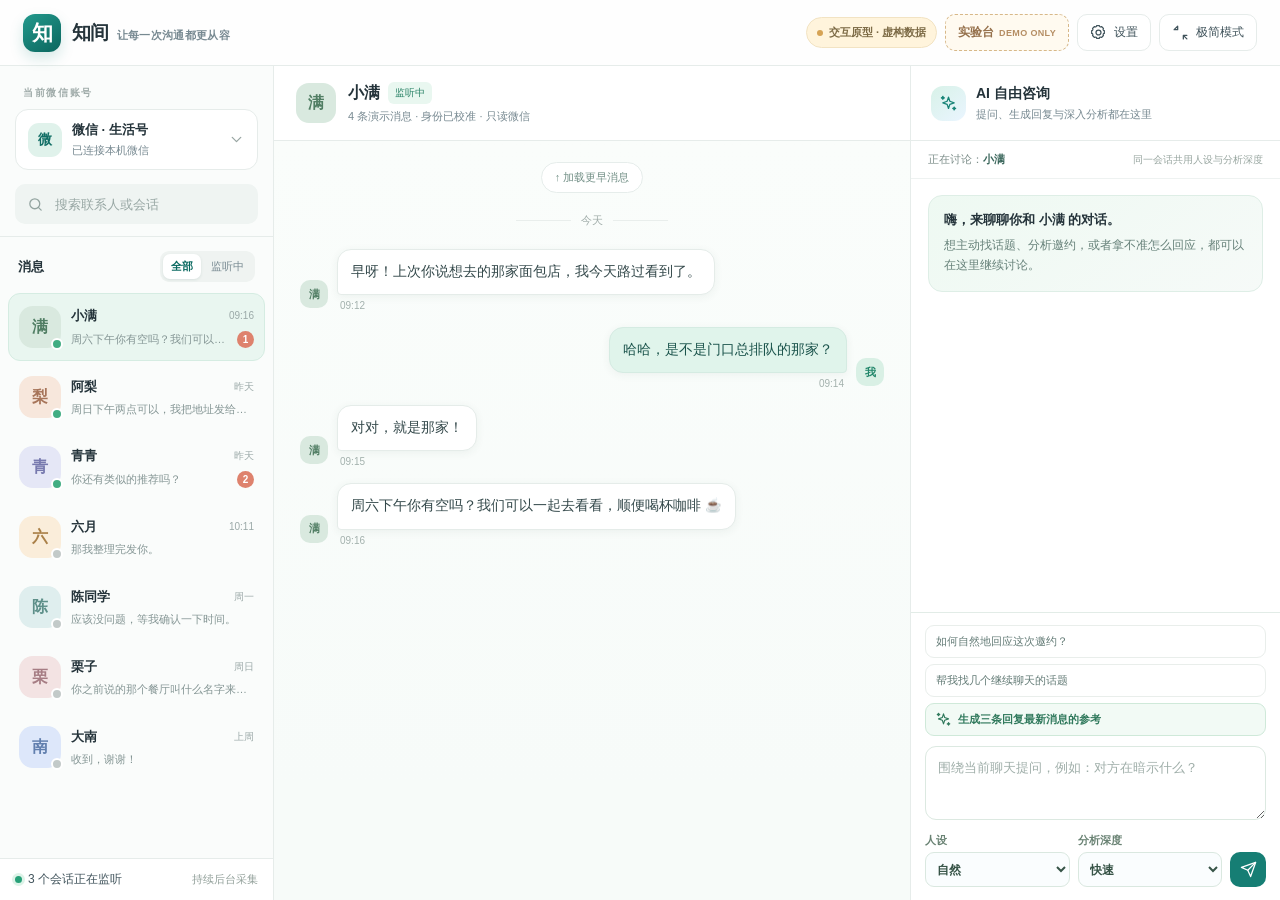
<file: docs/product/candidates/V8/WeChat_AI_Copilot_Product_Prototype_V8.html>
<!DOCTYPE html>

<html lang="zh-CN">
<head>
<meta charset="utf-8"/>
<meta content="width=device-width, initial-scale=1, viewport-fit=cover" name="viewport"/>
<meta content="light" name="color-scheme"/>
<title>知间 · 微信 AI 沟通助手 · 产品交互原型 V8 · 极简回复与 AI 输入优化</title>
<style>
:root{font-family:-apple-system,BlinkMacSystemFont,"Segoe UI","PingFang SC","Microsoft YaHei",sans-serif;--ink:#24333a;--ink2:#41545c;--sub:#778991;--muted:#9aa7a9;--bg:#edf2f1;--paper:#fff;--border:#e6ecea;--green:#167e74;--green-dark:#08685f;--green-pale:#e6f5f0;--warm:#faefe1;--orange:#b16e29;--red:#c55c50;--shadow:0 18px 55px rgba(28,63,57,.09);color:var(--ink);background:var(--bg);font-size:14px;-webkit-font-smoothing:antialiased}
*{box-sizing:border-box}html,body{margin:0;width:100%;height:100%;min-width:240px}button,input,textarea,select{font:inherit}button{cursor:pointer;color:inherit}button:disabled{opacity:.48;cursor:not-allowed}input,textarea,select{outline:none}button:focus-visible,input:focus-visible,textarea:focus-visible,select:focus-visible{outline:3px solid #a4ddd1;outline-offset:2px}button{border:0;background:transparent}svg{display:block} .hidden{display:none!important}.sr{position:absolute;clip:rect(0,0,0,0);width:1px;height:1px;overflow:hidden}
#app{height:100dvh;min-height:0;display:flex;flex-direction:column;overflow:hidden}.topbar{height:66px;flex:0 0 66px;background:#ffffffeb;border-bottom:1px solid var(--border);display:flex;align-items:center;padding:0 23px;justify-content:space-between;gap:16px;z-index:6}.brand{display:flex;align-items:center;gap:11px;white-space:nowrap}.brandmark{display:grid;place-items:center;width:38px;height:38px;background:linear-gradient(145deg,#22998c,#0b665e);color:#fff;border-radius:12px;box-shadow:0 6px 14px #147e742c;font-size:21px;font-weight:700}.brandname{font-size:19px;font-weight:790;letter-spacing:-.8px}.brandtag{font-size:11px;color:var(--sub);letter-spacing:.3px;margin-left:4px}.topright{display:flex;align-items:center;gap:12px}.demo-pill{display:flex;gap:6px;align-items:center;font-size:11px;font-weight:700;white-space:nowrap;color:#7d6b46;background:#fff4dc;border:1px solid #f2e3c3;padding:7px 10px;border-radius:99px}.demo-dot{width:6px;height:6px;border-radius:100%;background:#d6a354}.top-chip{font-size:12px;color:var(--ink2);border:1px solid var(--border);border-radius:10px;background:#fff;padding:9px 12px;display:flex;align-items:center;gap:7px;white-space:nowrap}.top-chip:hover,.iconbtn:hover{border-color:#c7dfd8;background:#f7fbfa}.primary{display:inline-flex;align-items:center;justify-content:center;gap:7px;background:var(--green);color:white;border:1px solid var(--green);border-radius:10px;font-weight:700;padding:10px 15px;min-height:38px}.primary:hover{background:var(--green-dark)}.primary:disabled{background:#91aaa3;border-color:#91aaa3;color:#fff}.secondary{display:inline-flex;align-items:center;justify-content:center;gap:6px;border:1px solid #dfeae6;border-radius:10px;padding:9px 12px;background:#fff;color:#526c65;font-weight:650}.secondary:hover{background:#f0f9f5}.textbtn{display:inline-flex;align-items:center;gap:5px;font-size:12px;font-weight:650;color:var(--green);padding:7px 0}.textbtn:hover{text-decoration:underline}.iconbtn{width:36px;height:36px;border:1px solid transparent;display:grid;place-items:center;border-radius:10px;flex:0 0 auto}.iconbtn svg{width:19px;height:19px}.app-body{flex:1;min-height:0;display:grid;grid-template-columns:274px minmax(390px,1fr) 370px;overflow:hidden;background:#fff}
/* Contacts, not technical modules, own the primary navigation. */
.sidebar{background:#fafcfb;border-right:1px solid var(--border);display:flex;flex-direction:column;min-height:0;min-width:0}.side-top{padding:20px 15px 12px;border-bottom:1px solid var(--border)}.subhead{font-size:10px;text-transform:uppercase;color:#a0acaa;letter-spacing:1.65px;font-weight:800;margin:0 0 9px 8px}.account-select-wrap{position:relative;display:flex;align-items:center;gap:10px;background:#fff;border:1px solid var(--border);border-radius:13px;padding:11px 12px}.account-logo{width:34px;height:34px;border-radius:11px;background:#e0f2eb;color:#116e65;display:grid;place-items:center;font-weight:800;font-size:14px;flex:0 0 auto}.accopy{min-width:0;flex:1}.accopy strong{display:block;white-space:nowrap;overflow:hidden;text-overflow:ellipsis;font-size:13px}.accopy small{display:block;margin-top:4px;font-size:11px;color:var(--sub)}.account-select-wrap select{position:absolute;inset:0;width:100%;height:100%;opacity:0;cursor:pointer}.account-chev{color:#99a6a3}.side-search{display:flex;align-items:center;gap:9px;background:#eff4f2;border-radius:10px;margin-top:14px;padding:0 12px;height:40px;color:#93a4a0}.side-search input{border:0;background:none;width:100%;min-width:0;color:var(--ink);font-size:13px}.side-search input::placeholder{color:#98a7a4}.list-controls{display:flex;align-items:center;justify-content:space-between;padding:14px 18px 9px}.list-controls strong{font-size:13px}.filter-group{display:flex;gap:2px;padding:3px;background:#eff3f1;border-radius:9px}.filter-group button{font-size:11px;padding:5px 8px;border-radius:7px;color:var(--sub);white-space:nowrap}.filter-group button.active{background:white;color:var(--green-dark);box-shadow:0 1px 3px #1f51491c;font-weight:750}.conv-list{overflow-y:auto;min-height:0;flex:1;padding:0 8px 12px;scrollbar-width:thin}.conv-row{width:100%;display:flex;align-items:center;gap:10px;padding:12px 10px;margin:2px 0;border-radius:12px;text-align:left;border:1px solid transparent;position:relative}.conv-row:hover{background:#f1f7f4}.conv-row.selected{background:#e9f6f0;border-color:#d5ece2}.avatar{position:relative;width:42px;height:42px;flex:0 0 auto;display:grid;place-items:center;border-radius:14px;background:var(--av,#d9ece7);color:var(--avink,#2f7771);font-size:16px;font-weight:750}.avatar .live-mini{position:absolute;right:-2px;bottom:-2px;width:12px;height:12px;border:2px solid #fff;border-radius:100%;background:#42ad83}.avatar .offline-mini{background:#c3cac9}.conv-content{flex:1;min-width:0}.conv-first{display:flex;justify-content:space-between;align-items:center;gap:7px}.conv-first strong{font-size:13px;font-weight:750;white-space:nowrap;overflow:hidden;text-overflow:ellipsis}.conv-time{font-size:10px;color:#9ba9a8;flex:0 0 auto}.conv-second{display:flex;gap:7px;justify-content:space-between;align-items:center;margin-top:6px}.conv-preview{font-size:11px;color:#849594;overflow:hidden;text-overflow:ellipsis;white-space:nowrap;max-width:100%}.unread{flex:0 0 auto;background:#de826d;color:#fff;min-width:17px;height:17px;padding:0 5px;line-height:17px;border-radius:99px;font-size:10px;font-weight:700;text-align:center}.side-bottom{border-top:1px solid var(--border);padding:12px 14px 16px;display:grid;gap:10px;background:#fff}.listen-summary{display:flex;align-items:center;justify-content:space-between;color:var(--ink2);font-size:12px}.live-light{display:inline-block;width:7px;height:7px;background:#27a078;border-radius:50%;margin-right:6px;box-shadow:0 0 0 3px #ddf3e8}.side-actions{display:flex;gap:8px}.side-actions button{flex:1;min-width:0;padding:9px 7px;font-size:12px}
/* Conversation is the center of the product. */
.chat-section{display:flex;flex-direction:column;min-width:0;min-height:0;background:#fff}.chat-header{height:75px;flex:0 0 75px;border-bottom:1px solid var(--border);display:flex;align-items:center;gap:12px;padding:0 22px;min-width:0}.chat-header .avatar{width:40px;height:40px;border-radius:13px}.chat-title-group{min-width:0;flex:1}.chat-title{display:flex;align-items:center;gap:8px}.chat-title strong{font-size:16px;font-weight:750;white-space:nowrap;overflow:hidden;text-overflow:ellipsis}.status-mini{font-size:10px;padding:4px 7px;border-radius:6px;background:#e9f7f0;color:#298266;white-space:nowrap}.status-mini.off{background:#f3f4f3;color:#899797}.chat-subtitle{font-size:11px;color:var(--sub);margin-top:5px;white-space:nowrap;overflow:hidden;text-overflow:ellipsis}.chat-actions{display:flex;align-items:center;gap:5px}.chat-divider{height:22px;width:1px;background:var(--border);margin:0 3px}.chat-timeline{flex:1 1 0;min-height:90px;overflow:auto;background:linear-gradient(180deg,#fafdfb,#f7fbf9 85%);padding:21px 26px 20px;scrollbar-color:#cedcd6 transparent;scrollbar-width:thin;overscroll-behavior:contain}.history-load{display:flex;justify-content:center;margin:0 auto 20px}.history-load button{border:1px solid #e6edeb;background:#fff;border-radius:99px;padding:7px 13px;color:#739087;font-size:11px}.date-line{display:flex;align-items:center;justify-content:center;gap:10px;color:#a1adaa;font-size:11px;margin:0 0 21px}.date-line:before,.date-line:after{content:"";height:1px;background:#e9eeec;width:55px}.bubble-row{display:flex;align-items:flex-end;gap:9px;margin:0 0 16px;max-width:100%}.bubble-row.mine{justify-content:flex-end}.bubble-row .avatar{width:28px;height:28px;border-radius:10px;font-size:11px;margin-bottom:3px}.bubble-wrap{display:flex;flex-direction:column;align-items:flex-start;min-width:0;max-width:min(77%,440px)}.mine .bubble-wrap{align-items:flex-end}.bubble{background:#fff;border:1px solid #e5ece9;border-radius:14px 14px 14px 4px;padding:11px 13px;line-height:1.64;overflow-wrap:anywhere;white-space:pre-wrap;color:#33484a;font-size:13.5px;box-shadow:0 2px 8px #294f4110}.mine .bubble{border-color:#d5ebe2;background:#e0f4eb;border-radius:14px 14px 4px 14px;color:#1a534b}.bubble-time{font-size:10px;color:#a3b1ad;margin:5px 3px 0}.identity-banner{display:flex;align-items:center;justify-content:space-between;gap:7px;padding:8px 14px;background:#fff9ec;border-bottom:1px solid #f5edd9;color:#956b39;font-size:11px}.identity-banner button{color:#966426;font-weight:800;font-size:11px;white-space:nowrap}
/* Suggestions are always visible near the reading context; AI consultation is independent. */
.suggest-dock{flex:0 0 auto;max-height:48%;overflow-y:auto;border-top:1px solid #e3ece8;padding:13px 20px 16px;background:#fff;box-shadow:0 -7px 26px rgba(19,67,54,.03)}.suggest-bar{display:flex;align-items:center;justify-content:space-between;gap:10px}.section-mini-title{display:flex;align-items:center;gap:8px;font-size:13px;font-weight:750}.spark{width:25px;height:25px;border-radius:8px;color:var(--green);background:#e9f6f0;display:grid;place-items:center}.gen-status{font-size:11px;color:var(--sub);display:flex;align-items:center;gap:5px}.gen-status.stale{color:#b87d39}.suggest-settings{display:flex;align-items:center;gap:6px;flex-wrap:wrap}.pill-select{border:1px solid #e2eae7;border-radius:8px;padding:6px 26px 6px 8px;background:#f9fbfa;font-size:11px;color:#4a625a;max-width:138px}.small-primary{background:var(--green);color:#fff;padding:7px 13px;border-radius:8px;font-size:11px;font-weight:750;white-space:nowrap}.small-primary:hover{background:var(--green-dark)}.small-plain{font-size:11px;color:#788c83;padding:6px}.suggest-info{display:flex;align-items:center;justify-content:space-between;gap:8px;margin:8px 0;font-size:11px;color:#85958e}.suggest-info em{font-style:normal;color:var(--orange);font-weight:650}.suggest-list{display:grid;gap:6px}.suggest-card{display:flex;align-items:center;gap:9px;width:100%;padding:8px 10px;border:1px solid #e9efeb;background:#fbfdfc;border-radius:10px;text-align:left;min-height:43px;transition:background .15s,border-color .15s}.suggest-card:hover{background:#eaf7ef;border-color:#b6dbca}.suggest-label{flex:0 0 auto;color:#188572;background:#e8f6f0;border-radius:6px;font-size:10px;font-weight:700;padding:5px 7px}.suggest-text{flex:1;font-size:12px;color:#3b5251;line-height:1.48;overflow-wrap:anywhere}.copy-mark{color:#299782;font-size:10px;font-weight:750;flex:0 0 auto}.suggest-placeholder{padding:20px;border:1px dashed #dce9e3;background:#fbfdfb;border-radius:12px;color:#869791;font-size:12px;line-height:1.6;text-align:center}.suggest-progress{margin-top:9px;color:var(--green);font-size:11px;display:flex;align-items:center;gap:8px}.spinner{width:12px;height:12px;border:2px solid #d0e8de;border-top-color:var(--green);border-radius:100%;animation:spin .8s linear infinite}@keyframes spin{to{transform:rotate(360deg)}}
/* AI panel is a continuous conversation, not a configuration form. */
.ai-panel{border-left:1px solid var(--border);background:#fff;min-width:0;min-height:0;display:flex;flex-direction:column}.ai-top{height:75px;min-height:75px;padding:17px 20px;border-bottom:1px solid var(--border);display:flex;align-items:center;gap:10px}.ai-icon{width:35px;height:35px;border-radius:12px;background:linear-gradient(140deg,#d8f2e8,#eaf5ff);display:grid;place-items:center;color:#188477;font-size:19px}.ai-title{flex:1;min-width:0}.ai-title strong{font-size:14px;display:block}.ai-title small{display:block;margin-top:4px;color:var(--sub);font-size:11px}.ai-linked{border-bottom:1px solid #eef2f1;padding:11px 17px;display:flex;align-items:center;justify-content:space-between;gap:9px;color:#7d8e8a;font-size:11px}.ai-linked strong{color:#3a665b}.ai-scroll{flex:1;min-height:0;overflow:auto;padding:18px 18px 15px;scrollbar-width:thin;scrollbar-color:#d3dcd7 transparent}.ai-welcome{background:linear-gradient(145deg,#eef9f2,#f6faf8);border:1px solid #deeee6;border-radius:14px;padding:15px;margin-bottom:13px}.ai-welcome strong{font-size:13px}.ai-welcome p{font-size:12px;line-height:1.65;color:#668179;margin:7px 0 0}.question-btn{text-align:left;border:1px solid #e9eeeb;border-radius:9px;padding:9px 11px;color:#637b76;font-size:11px;background:#fff}.question-btn:hover{border-color:#b3dace;color:#11695c;background:#f4faf6}.ai-turn{margin:14px 0}.ai-turn.user{display:flex;justify-content:flex-end}.ai-turn.user>div{background:#eaf3f0;color:#375a52;max-width:94%;padding:10px 12px;border-radius:12px 12px 4px 12px;font-size:12px;line-height:1.6;white-space:pre-wrap}.ai-turn.assistant>div{max-width:100%;font-size:12px;line-height:1.75;color:#405652;white-space:pre-wrap;padding:5px 1px}.ai-speaker{font-size:11px;font-weight:750;color:#418b75;display:flex;align-items:center;gap:6px;margin-bottom:6px}.ai-citation{display:inline-block;border:1px solid #dceae3;color:#709386;background:#f9fcf9;padding:4px 7px;border-radius:7px;font-size:10px;margin-top:7px}.ai-composer{border-top:1px solid var(--border);padding:12px 16px 14px;display:grid;gap:8px;background:#fff}.ai-composer textarea{resize:none;width:100%;height:72px;border:1px solid #dee9e4;border-radius:11px;padding:12px;background:#fafdfb;color:#263e36;font-size:13px;line-height:1.5}.ai-composer textarea::placeholder{color:#a0afaa}.composer-footer{display:flex;align-items:center;justify-content:space-between;gap:10px}.composer-meta{display:flex;align-items:center;gap:7px;color:#9ca9a5;font-size:11px}.composer-footer select{color:#406b5f;font-size:11px;border:0;background:#eff6f2;border-radius:7px;padding:7px 9px}.sendbtn{width:36px;height:35px;background:var(--green);color:white;display:grid;place-items:center;border-radius:10px}.sendbtn svg{width:17px;height:17px}.sendbtn:disabled{background:#b8c7c1}
/* Slide-in product management drawer. */
.scrim{position:fixed;inset:0;background:rgba(15,38,35,.30);z-index:20;backdrop-filter:blur(2px)}.drawer{position:fixed;z-index:21;right:0;top:0;bottom:0;width:min(760px,100%);display:flex;flex-direction:column;background:#fff;box-shadow:-24px 0 90px #162d302c}.drawer-head{height:72px;min-height:72px;display:flex;align-items:center;justify-content:space-between;border-bottom:1px solid var(--border);padding:0 26px}.drawer-head .headgroup{display:flex;gap:10px;align-items:center}.drawer-head h2{font-size:17px;margin:0}.drawer-head small{color:var(--sub);font-size:11px;display:block;margin-top:4px}.drawer-body{display:grid;grid-template-columns:180px minmax(0,1fr);flex:1;min-height:0}.drawer-tabs{background:#f7faf8;border-right:1px solid var(--border);padding:19px 11px;display:flex;flex-direction:column;gap:5px}.drawer-tab{text-align:left;padding:12px;border-radius:10px;color:#71877e;font-size:12px;display:flex;align-items:center;gap:9px}.drawer-tab.active{background:#e4f3eb;color:var(--green-dark);font-weight:750}.drawer-main{overflow-y:auto;padding:27px 29px 40px;scrollbar-width:thin}.drawer-main h3{font-size:18px;letter-spacing:-.3px;margin:0 0 8px}.drawer-main .intro{font-size:12px;line-height:1.7;color:#84968e;margin:0 0 24px}.group-heading{display:flex;align-items:center;justify-content:space-between;gap:8px;margin:22px 0 9px;font-size:13px;font-weight:750}.setting-card{padding:16px;border-radius:13px;border:1px solid var(--border);background:#fff;margin:9px 0;display:flex;align-items:center;gap:13px}.setting-card .setting-main{min-width:0;flex:1}.setting-card strong{display:block;font-size:13px}.setting-card p{color:var(--sub);font-size:11px;line-height:1.6;margin:5px 0 0}.setting-card .avatar{width:38px;height:38px}.setting-actions{display:flex;align-items:center;gap:6px}.toggle{width:40px;height:24px;border-radius:99px;background:#cbd8d3;padding:3px;transition:background .2s;flex:0 0 auto}.toggle::after{content:"";display:block;background:white;border-radius:50%;height:18px;width:18px;transition:transform .2s}.toggle.on{background:var(--green)}.toggle.on::after{transform:translateX(16px)}.stat-grid{display:grid;grid-template-columns:repeat(3,1fr);gap:10px}.stat-item{padding:16px 12px;border:1px solid var(--border);border-radius:12px;background:#fafdfa}.stat-item strong{display:block;font-size:21px;color:#2e7261}.stat-item span{display:block;margin-top:7px;color:var(--sub);font-size:11px}.notice{border-radius:11px;padding:12px 14px;background:#f0f8f4;color:#5d8070;font-size:12px;line-height:1.7;border:1px solid #e0f0e7}.notice.warn{background:#fff9ee;color:#8b6c3f;border-color:#f3e8d5}.form-field{width:100%;border:1px solid #dde9e2;border-radius:10px;background:#fff;padding:10px 12px;min-height:39px}.memory-cards{display:grid;gap:9px}.memory-card{background:#fafcfa;border:1px solid #e4eee7;border-radius:12px;padding:13px}.memory-card .meta{display:flex;align-items:center;justify-content:space-between;color:#80978b;font-size:10px;margin-bottom:8px}.memory-card strong{font-size:12px}.memory-card p{font-size:12px;line-height:1.7;margin:0 0 9px}.memory-card .evidence{font-size:10px;color:#78978b;background:#f0f7f2;border-radius:7px;padding:6px 8px}.memory-card button{font-size:11px;color:#c26859}.activity-row{display:flex;align-items:center;gap:11px;padding:13px 4px;border-bottom:1px solid #eef2ef}.activity-row strong{font-size:12px}.activity-row span{display:block;font-size:11px;color:#85968e;margin-top:4px}.progress-track{height:7px;border-radius:99px;background:#e7efe9;overflow:hidden}.progress-fill{height:100%;background:var(--green);transition:width .4s}.mini-mono{font-family:ui-monospace,SFMono-Regular,monospace;font-size:11px;color:#718782}.drawer-footer{border-top:1px solid var(--border);padding:12px 26px;color:#a0aea7;font-size:11px}
/* Deliberately tiny focus surface. Font does not collapse to 8px. */
.focus-mode .topbar,.focus-mode .app-body{display:none}.focus-view{display:none;flex:1;min-height:0;background:#eaf2ee;overflow-y:auto;padding:12px;align-items:flex-start;justify-content:center}.focus-mode .focus-view{display:flex}.focus-card{max-width:520px;width:100%;min-width:0;background:white;border:1px solid #dce9e3;box-shadow:0 8px 30px #406b5520;border-radius:14px;padding:12px;display:grid;gap:9px}.focus-top{display:flex;align-items:center;justify-content:space-between;gap:8px}.focus-expand{color:#4b8276;font-size:12px;font-weight:750;display:flex;align-items:center;gap:5px;min-height:30px}.focus-caption{flex:1;white-space:nowrap;overflow:hidden;text-overflow:ellipsis;color:#8a9b93;text-align:right;font-size:11px}.focus-cards{display:grid;gap:7px}.focus-choice{width:100%;display:flex;gap:8px;align-items:flex-start;text-align:left;padding:10px 10px;border:1px solid #e4ece8;background:#fbfefc;border-radius:10px;min-height:57px}.focus-choice:hover{border-color:#9dd4b9;background:#f1fbf5}.focus-choice .num{flex:0 0 auto;width:20px;height:20px;border-radius:6px;display:grid;place-items:center;background:#e5f5eb;color:#278369;font-size:11px;font-weight:750}.focus-choice .words{flex:1;min-width:0;color:#345149;font-size:13px;line-height:1.5;white-space:pre-wrap;overflow-wrap:anywhere}.focus-choice .tick{color:#368c72;opacity:.8;font-size:10px;margin-top:3px}.focus-controls{display:grid;grid-template-columns:1fr 1fr;gap:8px}.focus-control{border:1px solid #dcebe3;background:#f6faf7;color:#4a786a;padding:9px 7px;border-radius:9px;min-height:39px;font-size:12px;font-weight:700;display:flex;justify-content:center;align-items:center;gap:7px}.focus-empty{padding:24px 12px;text-align:center;line-height:1.65;font-size:12px;color:#7a9188}.focus-details{border-top:1px solid var(--border);padding-top:10px;display:grid;gap:9px}.focus-details p{font-size:11px;color:var(--sub);line-height:1.6;margin:0}.focus-status{color:var(--green);font-size:11px;text-align:center}.toast{position:fixed;z-index:50;bottom:24px;left:50%;transform:translate(-50%,16px);background:#213e39;color:#fff;border-radius:11px;padding:12px 17px;font-size:12px;box-shadow:0 12px 30px #1f403b3d;opacity:0;pointer-events:none;transition:.2s}.toast.show{opacity:1;transform:translate(-50%,0)}.floating-help{position:fixed;bottom:14px;right:15px;z-index:7;border:1px solid #d8e9de;background:#fff;color:#417766;box-shadow:0 7px 20px #1c503c18;font-size:11px;padding:10px 12px;border-radius:99px;display:flex;gap:6px;align-items:center}.focus-mode .floating-help{display:none}
@media(max-width:1250px){.app-body{grid-template-columns:243px minmax(360px,1fr) 330px}.chat-header{padding:0 16px}.topbar{padding:0 16px}.suggest-dock{padding:10px 13px 13px}.chat-timeline{padding:18px}.ai-top{padding:14px}.ai-scroll{padding:14px}.ai-composer{padding:12px}}
@media(max-width:1040px){.app-body{grid-template-columns:240px minmax(0,1fr)}.ai-panel{position:fixed;z-index:10;top:66px;bottom:0;right:0;width:min(400px,100%);box-shadow:-12px 0 45px #163b2b21;transform:translateX(101%);transition:transform .22s}.ai-panel.open{transform:translateX(0)}.ai-overlay{position:fixed;z-index:9;inset:66px 0 0;background:#163c2b2b}.chat-section{min-width:0}.top-chip.hide-med{display:none}.mobile-ai-open{display:grid}}
@media(min-width:1041px){.mobile-ai-open{display:none}}.mobile-contacts{display:none}
@media(max-width:690px){.topbar{height:55px;flex-basis:55px;padding:0 12px}.brandmark{height:32px;width:32px;border-radius:10px;font-size:17px}.brandname{font-size:17px}.brandtag,.top-chip .label,.top-chip.hide-mobile,.demo-pill{display:none}.topright{gap:5px}.top-chip{padding:8px 9px}.app-body{display:flex}.sidebar{position:fixed;top:55px;bottom:0;left:0;width:min(325px,100%);z-index:14;transform:translateX(-101%);box-shadow:16px 0 35px #113f2c22;transition:transform .2s}.sidebar.open{transform:translateX(0)}.mobile-side-scrim{position:fixed;z-index:13;inset:55px 0 0;background:#18362840}.mobile-contacts{display:grid}.chat-section{flex:1;width:100%;min-width:0}.chat-header{height:61px;flex-basis:61px;padding:0 11px;gap:7px}.chat-title strong{font-size:14px}.chat-subtitle{font-size:10px}.chat-header .avatar{width:35px;height:35px;font-size:13px}.chat-actions{gap:0}.chat-actions .hide-mobile{display:none}.chat-divider{display:none}.chat-timeline{padding:16px 12px}.bubble-wrap{max-width:85%}.bubble{font-size:13px}.suggest-dock{padding:10px 11px 12px;max-height:50%}.suggest-bar{align-items:flex-start;gap:7px;flex-wrap:wrap}.suggest-settings{width:100%;justify-content:flex-end}.suggest-info{margin:6px 0}.suggest-card{min-height:45px;padding:8px}.suggest-text{font-size:12px}.ai-panel{top:55px;width:100%}.ai-overlay{inset:55px 0 0}.drawer-head{padding:0 17px}.drawer-body{display:flex;flex-direction:column}.drawer-tabs{display:flex;flex-direction:row;overflow-x:auto;flex:0 0 auto;padding:9px;scrollbar-width:none}.drawer-tab{white-space:nowrap;padding:9px 10px}.drawer-main{padding:20px 16px 33px}.drawer-footer{padding:9px 16px}.stat-grid{gap:6px}.stat-item{padding:12px 8px}.stat-item strong{font-size:17px}}
@media(max-width:350px){.top-chip{padding:8px}.chat-actions .iconbtn{width:33px}.chat-title strong{max-width:105px}.suggest-settings{gap:4px}.pill-select{max-width:105px;padding:6px 4px}.small-primary{padding:8px 9px}.focus-view{padding:6px}.focus-card{padding:9px;gap:7px}.focus-choice{padding:9px 7px;gap:6px}.focus-choice .words{font-size:12px}.focus-control{font-size:11px}}
@media(prefers-reduced-motion:reduce){*,*:before,*:after{animation:none!important;transition:none!important}}

/* V5: portraits & first-run guided connection center */

.portrait-hero{display:flex;align-items:center;gap:15px;padding:18px;border:1px solid #e2ede8;border-radius:16px;background:linear-gradient(115deg,#f6fbf7,#e9f7f0);margin:0 0 15px}
.portrait-hero .avatar{width:57px;height:57px;font-size:20px}
.portrait-hero strong{display:block;font-size:18px;margin-bottom:3px}
.portrait-hero p{color:#798b86;margin:0 0 7px;font-size:12px}
.portrait-mark{display:inline-flex;align-items:center;min-height:23px;padding:4px 9px;border-radius:99px;font-size:10px;font-weight:700;background:#dbf3e5;color:#27825f}
.portrait-mark.is-warn{background:#fff1da;color:#996b36}
.portrait-summary{border:1px solid #ddebe3;border-radius:14px;background:#f7fbf8;padding:18px;margin-bottom:13px}
.portrait-kicker{text-transform:uppercase;font-size:10px;letter-spacing:1px;color:#50977b;font-weight:800;margin-bottom:9px}
.portrait-summary p{font-size:14px;line-height:1.75;font-weight:570;margin:0 0 10px;color:#36554b}
.portrait-source{color:#85978b;font-size:11px}
.portrait-grid{display:grid;grid-template-columns:repeat(2,minmax(0,1fr));gap:10px;margin:14px 0}
.portrait-section{border:1px solid #e6eeea;background:#fff;padding:15px;border-radius:13px;min-height:110px}
.portrait-section h4{font-size:12px;color:#496b59;margin:0 0 12px}
.portrait-item{display:flex;align-items:flex-start;gap:8px;margin:7px 0;font-size:12px;line-height:1.55}
.portrait-bullet{width:6px;height:6px;flex:0 0 6px;margin-top:7px;border-radius:50%;background:#5baf8d}
.portrait-empty{font-size:11px;color:#8f9e98;margin:0;line-height:1.7}
.drawer-tabs{overflow-y:auto;scrollbar-width:thin}
.setup-progress{display:grid;grid-template-columns:repeat(4,minmax(0,1fr));gap:8px;margin-bottom:17px}
.setup-step{border:1px solid #e0e9e3;border-radius:12px;background:#fff;min-height:88px;display:flex;flex-direction:column;align-items:center;justify-content:center;gap:6px;padding:8px 5px}
.setup-step span{width:28px;height:28px;border-radius:50%;background:#edf3ef;color:#718b80;display:grid;place-items:center;font-size:12px;font-weight:800}
.setup-step small{font-size:10px;line-height:1.4;color:#637a70;text-align:center}
.setup-step.active{background:#f3faf5;border-color:#82c0a5}.setup-step.active span,.setup-step.done span{background:#258f69;color:white}
.setup-main-card{border-radius:16px;border:1px solid #dcebe2;background:#f9fcfa;padding:20px;margin-bottom:18px}
.setup-title{font-size:11px;color:#68977c;font-weight:800;margin-bottom:11px;display:flex;justify-content:space-between;align-items:center;gap:8px}
.setup-main-card h3{font-size:19px}.setup-main-card p{font-size:12px;color:#647a6e;line-height:1.75}
.setup-summary{font-weight:750!important;color:#365d4d!important}
.setup-actions{display:flex;gap:9px;flex-wrap:wrap;margin:20px 0 12px}
.setup-guide{border-top:1px solid #e3ede7;padding-top:12px;color:#657f70;font-size:12px}
.setup-guide summary{cursor:pointer;font-weight:750;color:#3b7c63}.setup-guide p{line-height:1.65}
.conn-pill{display:inline-flex;flex:0 0 auto;padding:6px 8px;font-size:10px;color:#896a43;border-radius:99px;background:#fff1e0}
.conn-pill.ok{color:#1c855c;background:#e1f4e8}
@media(max-width:740px){.portrait-grid{grid-template-columns:1fr}.setup-progress{grid-template-columns:repeat(2,minmax(0,1fr))}}


/* V6: user-owned Persona Skills and lifecycle-driven Skills */
.skill-shortcut{flex:0 0 auto;font-size:11px;color:#29816a;font-weight:750;padding:7px 9px;border:1px solid #cce8d9;background:#eff8f2;border-radius:8px;white-space:nowrap}
.skill-shortcut:hover{background:#e4f4e9}
.skill-lead{padding:16px;background:linear-gradient(130deg,#f0f9f3,#f7fbfa);border:1px solid #d9ebdf;border-radius:14px;margin:0 0 14px}
.skill-lead h3{margin:0 0 7px;font-size:19px;color:#244e3a}.skill-lead p{font-size:12px;color:#668476;line-height:1.65;margin:0}
.skill-actions{display:flex;gap:8px;align-items:center;flex-wrap:wrap;margin:13px 0}
.skill-action{min-height:34px;padding:8px 12px;border:1px solid #d8e8de;border-radius:9px;background:#fff;color:#376b57;font-weight:700;font-size:12px}
.skill-action.main{color:#fff;background:#267b5c;border-color:#267b5c}.skill-action:disabled{opacity:.45;cursor:not-allowed}
.skill-section-head{margin:22px 0 9px;display:flex;gap:8px;align-items:baseline;justify-content:space-between}
.skill-section-head strong{font-size:14px;color:#274f3e}.skill-section-head small{font-size:11px;color:#849c90}
.skill-list{display:grid;gap:9px}.skill-item{display:flex;align-items:center;gap:12px;background:#fff;border:1px solid #e0eae5;border-radius:13px;padding:13px;min-width:0}.skill-item.is-off{opacity:.67}.skill-item .skill-mark{width:36px;height:36px;flex:0 0 36px;background:#e9f5ee;border-radius:10px;color:#308463;display:grid;place-items:center;font-weight:800;font-size:17px}.skill-item.workflow .skill-mark{background:#e9eff9;color:#5f77ab}.skill-item-main{flex:1;min-width:0}.skill-item-title{display:flex;gap:6px;align-items:center;flex-wrap:wrap}.skill-item-title strong{font-size:13px}.skill-tag{font-size:10px;padding:3px 6px;border-radius:5px;background:#f0f5f1;color:#789183;white-space:nowrap}.skill-tag.ai{background:#fff3df;color:#926c35}.skill-item-main p{font-size:11px;color:#7f9188;line-height:1.5;margin:5px 0}.skill-stages{font-size:10px;color:#548470;display:flex;flex-wrap:wrap;gap:5px}.skill-stages span{background:#edf8f0;border-radius:5px;padding:3px 6px}.skill-item-acts{display:flex;align-items:center;gap:5px;flex-wrap:wrap;justify-content:flex-end}.skill-mini{border:1px solid #e2eae4;border-radius:8px;padding:6px 8px;background:#fff;color:#50725d;font-size:11px;white-space:nowrap}.skill-mini:hover{background:#edf8f1}.skill-on{color:#2c8264;background:#e6f6eb;border-color:#c7e8d3}
.skill-editor{padding:16px;border-radius:14px;border:1px solid #cee2d3;background:#fbfefb}.skill-editor h3{margin:0 0 5px}.skill-editor .muted{font-size:11px;color:#7d9085;line-height:1.55;margin:0 0 13px}.skill-field{display:grid;gap:6px;margin:12px 0}.skill-field label{font-weight:750;color:#365c47;font-size:12px}.skill-input,.skill-textarea,.skill-select{border:1px solid #d7e5da;border-radius:9px;padding:9px 10px;font:inherit;color:#274936;background:#fff;width:100%;font-size:13px;min-width:0}.skill-textarea{line-height:1.65;resize:vertical;min-height:82px}.skill-field small{color:#84978b;font-size:11px;line-height:1.5}.skill-stagemap{display:grid;grid-template-columns:repeat(2,minmax(0,1fr));gap:7px}.skill-stage-option{display:flex;gap:8px;align-items:flex-start;padding:10px;border:1px solid #e1eae3;background:#fff;border-radius:9px;cursor:pointer}.skill-stage-option input{accent-color:#267b5c;margin:2px 0 0}.skill-stage-option strong{font-size:11px;display:block}.skill-stage-option small{font-size:10px;line-height:1.5;color:#8a988d;display:block;margin-top:4px}.skill-ai-box{border:1px dashed #b8d8c8;background:#f1faf5;border-radius:12px;padding:13px;margin:12px 0}.skill-ai-box strong{font-size:13px}.skill-ai-box p{font-size:11px;line-height:1.65;color:#688473}.skill-ai-box textarea{margin:8px 0}.skill-review{padding:12px;border-radius:10px;background:#fff9eb;border:1px solid #f3e5c8;color:#78643d;font-size:12px;line-height:1.65;margin:13px 0}.skill-preview{background:#f2f7f4;border:1px solid #ddebe2;border-radius:12px;padding:13px;margin:12px 0;font-size:12px;line-height:1.7;color:#3e5c4d;white-space:pre-wrap}.skill-lifecycle{display:flex;align-items:stretch;flex-wrap:wrap;gap:5px;margin:10px 0 15px}.skill-life-step{flex:1 1 92px;min-width:0;padding:8px;background:#f3f6f4;color:#657c6e;text-align:center;border-radius:8px;font-size:10px;line-height:1.55}.skill-life-step b{display:block;color:#345e48;font-size:11px}.skill-life-step.is-active{background:#e2f3e9;color:#296a4d}
@media(max-width:690px){.skill-section-head{align-items:flex-start}.skill-item{align-items:flex-start;flex-wrap:wrap}.skill-item-main{flex-basis:calc(100% - 52px)}.skill-item-acts{width:100%;justify-content:flex-end}.skill-stagemap{grid-template-columns:1fr}.skill-editor{padding:12px}.skill-life-step{flex-basis:29%}.skill-shortcut{padding:6px 7px;font-size:11px}}
@media(max-width:350px){.skill-shortcut{font-size:10px;padding:6px}.skill-action{font-size:11px;padding:7px 8px}.skill-life-step{flex-basis:46%}}



/* V7: reviewed product layout. Personalization is per conversation, shared by both UI modes. */
.topright{gap:8px}.prototype-entry{border:1px dashed #d7b889;background:#fffaf0;color:#95704b;font-weight:700;gap:5px}
.prototype-label{font-size:9px;letter-spacing:.04em;color:#b58d63}
.sidebar .side-bottom{padding:12px 15px}.side-bottom .listen-summary{justify-content:space-between;gap:8px}.side-note{font-size:11px;color:#93a19b}
.chat-actions{gap:8px}.chat-section{min-height:0}.chat-timeline{flex:1 1 auto;min-height:0}
.ai-panel{min-height:0}.ai-top{flex-shrink:0}.ai-linked{gap:8px}.shared-hint{font-size:10px;color:#98a6a0;white-space:nowrap}
.ai-scroll{flex:1;display:flex;flex-direction:column;min-height:0;overflow-y:auto;padding:16px 17px;gap:16px}
.ai-turns{display:flex;flex-direction:column;gap:10px;flex:0 0 auto;min-height:0}
.ai-quick-result{order:2;border:1px solid #dcebe4;border-radius:15px;padding:13px;background:#f6fbf8;box-shadow:0 3px 14px rgba(31,89,63,.03)}
.quick-answer-heading{display:flex;align-items:center;justify-content:space-between;gap:7px}.quick-answer-heading>div{display:flex;align-items:center;gap:7px;flex-wrap:wrap}
.quick-answer-kicker{font-size:12px;font-weight:800;color:#30735c}.quick-answer-note{font-size:11px;color:#72887d;line-height:1.5;margin:8px 0}
.ai-quick-result .suggest-list{display:flex;flex-direction:column;gap:7px}.ai-quick-result .suggest-card{width:100%;display:flex;flex-direction:column;align-items:flex-start;gap:5px;border:1px solid #deebe4;border-radius:10px;background:#fff;padding:10px 12px;position:relative;text-align:left;min-height:0;transition:background .14s,border-color .14s}
.ai-quick-result .suggest-card:hover{border-color:#8ec4a9;background:#fdfefd}
.ai-quick-result .suggest-label{font-size:11px;color:#438269;font-weight:740;display:block}.ai-quick-result .suggest-text{font-size:13px;color:#334a40;line-height:1.6;overflow-wrap:anywhere;display:block;max-width:calc(100% - 17px)}
.ai-quick-result .copy-mark{position:absolute;right:9px;bottom:10px;width:15px;color:#56a187}.ai-quick-result .suggest-placeholder{border:0;background:transparent;padding:10px 0;font-size:12px;line-height:1.6;color:#86978d}
.ai-quick-result .suggest-progress{margin-top:8px;font-size:11px;color:#628a75}
.ai-composer{flex:0 0 auto;border-top:1px solid #e2ece7;background:#fff;padding:12px 14px 13px;display:flex;flex-direction:column;gap:10px}

.ai-field{display:flex;flex-direction:column;gap:4px;color:#698273;font-size:11px;font-weight:700;min-width:0}
.ai-field select{min-width:0;width:100%;height:35px;border:1px solid #dae8e0;border-radius:9px;padding:0 7px;color:#375447;background:#fafdfe;font-size:12px}


.quick-ask{display:inline-flex;align-items:center;justify-content:center;gap:6px;flex:0 0 auto;background:#e3f3eb;color:#237859;border:1px solid #cce8d9;border-radius:9px;min-height:36px;padding:6px 12px;font-size:12px;font-weight:750}
.quick-ask:hover{background:#d7eee1}.quick-ask svg{width:15px;height:15px}
.compose-input-wrap{position:relative}.compose-input-wrap textarea{width:100%;min-height:72px;resize:vertical;max-height:160px;padding:10px 42px 10px 11px;border:1px solid #dce9e1;border-radius:11px;line-height:1.55;font-size:13px;color:#344b42;background:white}
.compose-disclaimer{margin:0;color:#9aa8a0;font-size:10px}
.ai-welcome{margin:0 0 6px}.ai-turn .ai-speaker{color:#37805e}
.focus-view{background:#eaf2ee;padding:10px 8px}.focus-card{max-width:520px;width:100%;padding:13px;gap:10px;border-radius:15px;display:flex;flex-direction:column}
.focus-top{display:flex;align-items:center;justify-content:space-between;gap:8px}.focus-top .focus-expand{display:inline-flex;align-items:center;gap:4px;min-height:33px;font-size:13px;font-weight:750;color:#397a60;border-radius:8px;background:#edf6f1;padding:5px 8px}
.focus-caption{font-size:13px;font-weight:700;color:#60796d;white-space:nowrap;overflow:hidden;text-overflow:ellipsis}
.focus-rule{height:1px;background:#e4ede8;margin:0}
.focus-settings{display:grid;grid-template-columns:1fr 1fr;gap:8px}.focus-settings label{display:flex;flex-direction:column;gap:5px;min-width:0;font-size:12px;font-weight:700;color:#61776e}.focus-settings select{width:100%;min-width:0;height:38px;max-width:100%;font-size:12px;padding:4px 6px;border:1px solid #dae8e0;border-radius:9px;background:#f8fcf9;color:#345849}
.focus-workbench{width:100%;display:flex;align-items:center;justify-content:center;gap:7px;font-size:12px;font-weight:760;min-height:35px;border:1px solid #dbeae1;background:#f0f7f2;border-radius:9px;color:#34785e}
.focus-workbench svg{width:15px;height:15px}.focus-cards{display:flex;flex-direction:column;gap:8px}.focus-choice{min-height:67px;padding:10px 11px;display:flex;gap:9px;align-items:center;text-align:left;border:1px solid #e0ebe6;border-radius:10px;background:#fff;width:100%}
.focus-choice .words{font-size:13px;line-height:1.55;word-break:break-word;color:#30483c}.focus-choice .tick{font-size:10px;color:#2f8969}
.focus-regenerate{min-height:39px;width:100%;display:flex;align-items:center;justify-content:center;gap:7px;font-size:13px;font-weight:750;color:#2c795e;background:#ecf7f0;border:1px solid #cee7d8;border-radius:9px}
.focus-regenerate svg{width:17px;height:17px}.focus-details{padding:9px 11px;background:#f4f9f6;border-radius:9px;margin:0}.focus-details p{margin:0;font-size:11px;line-height:1.6;color:#678171}
.prototype-panel{position:fixed;z-index:50;top:76px;right:14px;width:min(310px,calc(100vw - 28px));padding:14px 15px;border:2px dashed #c49d6a;background:#fff9ed;color:#614c30;border-radius:13px;box-shadow:0 12px 40px #533f1d28}
.prototype-head{display:flex;justify-content:space-between;align-items:center;gap:8px}.prototype-head strong{font-size:13px}.prototype-head button{font-size:22px;width:24px;height:24px}.prototype-panel p{font-size:11px;line-height:1.6;color:#8c7451}.prototype-test-btn{padding:9px 12px;display:flex;gap:6px;align-items:center;background:#f3e5c8;border-radius:8px;border:1px solid #dfc699;font-weight:750;font-size:12px}.prototype-panel .prototype-hint{margin-bottom:0}
.drawer-tabs{display:flex;flex-direction:column;gap:6px}.drawer-tab{min-height:44px;font-size:13px}.setting-hub{display:grid;grid-template-columns:repeat(2,minmax(0,1fr));gap:10px;margin-top:14px}.hub-card{display:flex;gap:9px;min-width:0;flex-direction:column;text-align:left;padding:15px;background:#fbfdfb;border:1px solid #e2eee5;border-radius:13px}.hub-card strong{font-size:13px;color:#385d4b}.hub-card small{font-size:11px;color:#83988b;line-height:1.6}.hub-card:hover{background:#f0f9f3;border-color:#a7d2b9}.drawer-back{display:flex;align-items:center;gap:6px;font-size:12px;color:#337f61;font-weight:750;margin-bottom:12px}.drawer-content-root{min-width:0}
@media(max-width:1040px){.ai-panel{width:min(445px,100%)}.ai-composer{padding:13px}}
@media(max-width:690px){.prototype-label{display:none}.prototype-entry{font-size:11px}.topright{gap:4px}.ai-linked{flex-wrap:wrap}.ai-scroll{padding:13px}.ai-top{min-height:64px;height:64px}.ai-composer{padding:12px}.setting-hub{grid-template-columns:minmax(0,1fr)}.focus-card{max-width:520px}.prototype-panel{top:58px}}
@media(max-width:350px){.focus-view{padding:5px}.focus-card{padding:9px;gap:8px}.focus-choice .words{font-size:12px}.focus-settings{gap:6px}.focus-settings label{font-size:11px}.focus-settings select{font-size:11px;height:36px}.prototype-entry{padding:6px}}

/* V8: AI presets always stay visible; one shared settings row lives BELOW the question input. */
.ai-prompt-presets{display:grid;grid-template-columns:minmax(0,1fr);gap:6px;min-width:0}
.ai-prompt-presets .question-btn{display:flex;align-items:center;gap:7px;width:100%;padding:7px 10px;min-height:33px;line-height:1.4;font-size:11px;overflow-wrap:anywhere}
.ai-prompt-presets .question-btn.is-reply-preset{background:#f2faf5;border-color:#cfe9d9;color:#30795c;font-weight:720}
.ai-prompt-presets .question-btn.is-reply-preset svg{height:15px;width:15px;flex:0 0 auto}
.ai-prompt-presets .question-btn:disabled{opacity:.65}
.ai-settings-send-row{display:grid;grid-template-columns:minmax(0,1fr) minmax(0,1fr) 36px;gap:8px;align-items:end;min-width:0}
.ai-settings-send-row .ai-field{min-width:0}
.ai-settings-send-row .sendbtn{position:static;min-height:35px;height:35px;align-self:end}
.ai-composer .compose-input-wrap textarea{padding:11px 12px;height:74px;max-height:160px;min-height:64px;resize:vertical}
.focus-details{display:flex;flex-direction:column;gap:9px;padding:0;margin:0;background:transparent;border:0;border-radius:0}
.focus-details .focus-rule{margin:0}
@media(max-width:350px){.ai-settings-send-row{gap:5px;grid-template-columns:minmax(0,1fr) minmax(0,1fr) 35px}.ai-settings-send-row .ai-field select{padding-left:4px;padding-right:4px;font-size:11px}.ai-prompt-presets .question-btn{font-size:11px;padding:7px 8px}}
</style>
</head>
<body>
<div id="app">
<header class="topbar">
<div class="brand"><span class="brandmark">知</span><div class="brandname">知间 <span class="brandtag">让每一次沟通都更从容</span></div></div>
<div class="topright">
<span aria-label="产品原型，不连接真实数据" class="demo-pill"><span class="demo-dot"></span> 交互原型 · 虚构数据</span>
<button aria-label="原型测试专用入口" class="top-chip prototype-entry" data-action="prototype" title="只用于产品评审，正式应用不会出现">实验台 <span class="prototype-label">DEMO ONLY</span></button>
<button class="top-chip" data-action="drawer" data-tab="contacts"><span data-icon="settings"></span><span class="label">设置</span></button>
<button class="top-chip" data-action="focus"><span data-icon="minimize"></span><span class="label">极简模式</span></button>
<button aria-label="联系人" class="iconbtn mobile-contacts" data-action="mobile-contacts"><span data-icon="users"></span></button>
</div>
</header>
<div class="app-body">
<aside class="sidebar" id="sidebar">
<div class="side-top">
<div class="subhead">当前微信账号</div>
<div class="account-select-wrap"><span class="account-logo">微</span><div class="accopy"><strong id="accountName">微信 · 生活号</strong><small id="accountSub">已连接本机微信</small></div><span class="account-chev" data-icon="chevron-down"></span><select aria-label="切换微信账号" id="accountSelect"></select></div>
<div class="side-search"><span data-icon="search"></span><input aria-label="搜索联系人" autocomplete="off" id="contactSearch" placeholder="搜索联系人或会话"/></div>
</div>
<div class="list-controls"><strong>消息</strong><div class="filter-group"><button class="active" data-action="filter" data-filter="all">全部</button><button data-action="filter" data-filter="listening">监听中</button></div></div>
<div class="conv-list" id="conversationList"></div>
<div class="side-bottom">
<div class="listen-summary"><span><span class="live-light"></span><span id="listenCount">3 个会话正在监听</span></span><span class="side-note">持续后台采集</span></div>
</div>
</aside>
<main class="chat-section">
<div class="chat-header">
<button aria-label="打开联系人列表" class="iconbtn mobile-contacts" data-action="mobile-contacts"><span data-icon="menu"></span></button>
<div class="avatar" id="chatAvatar">满</div><div class="chat-title-group"><div class="chat-title"><strong id="chatTitle">小满</strong><span class="status-mini" id="chatStatus">监听中</span></div><div class="chat-subtitle" id="chatSubtitle">每条建议只针对当前联系人</div></div>
<div class="chat-actions">
<button class="iconbtn mobile-ai-open" data-action="ai-open" title="打开 AI 咨询"><span data-icon="sparkles"></span></button>
</div>
</div>
<div class="identity-banner hidden" id="identityBanner"><span>该会话的本人/对方方向仍待确认，请先校准后再依据长期记忆作判断。</span><button data-action="drawer" data-tab="identity">去校准 →</button></div>
<div class="chat-timeline" id="chatTimeline"></div>
</main>
<aside class="ai-panel" id="aiPanel">
<div class="ai-top"><span class="ai-icon" data-icon="sparkles"></span><div class="ai-title"><strong>AI 自由咨询</strong><small>提问、生成回复与深入分析都在这里</small></div><button aria-label="关闭 AI 咨询" class="iconbtn mobile-ai-open" data-action="ai-close"><span data-icon="x"></span></button></div>
<div class="ai-linked"><span>正在讨论：<strong id="aiContact">小满</strong></span><span class="shared-hint">同一会话共用人设与分析深度</span></div>
<div class="ai-scroll" id="aiScroll">
<div class="ai-turns" id="aiTurns"></div>
<section aria-label="AI 快速问答的回复建议" class="ai-quick-result hidden" id="aiQuickResult">
<div class="quick-answer-heading"><div><span class="quick-answer-kicker">快速问答 · 三条回复</span><span class="gen-status" id="suggestStatus">等待生成</span></div><button class="small-plain hidden" data-action="cancel-generate" id="cancelGen">取消任务</button></div>
<div class="quick-answer-note" id="suggestInfo">根据当前聊天生成，点击候选即可复制。</div>
<div class="suggest-list" id="suggestions"><div class="suggest-placeholder">点击第三个快速提问，即可得到三条可复制建议。</div></div>
<div class="suggest-progress hidden" id="suggestProgress"><span class="spinner"></span><span id="progressText">正在准备上下文…</span></div>
</section>
</div>
<div class="ai-composer">
<div class="ai-prompt-presets" aria-label="快速提问预设">
<button class="question-btn" data-action="ask-example" data-q="对方这次邀约，我怎样回复会自然又不显得敷衍？">如何自然地回应这次邀约？</button>
<button class="question-btn" data-action="ask-example" data-q="结合我们的聊天，帮我想几个可以继续聊的话题。">帮我找几个继续聊天的话题</button>
<button class="question-btn is-reply-preset" data-action="generate" id="generateButton"><span data-icon="sparkles"></span><span>生成三条回复最新消息的参考</span></button>
</div>
<div class="compose-input-wrap"><textarea aria-label="向 AI 自由提问" id="aiInput" placeholder="围绕当前聊天提问，例如：对方在暗示什么？"></textarea></div>
<div class="ai-settings-send-row">
<label class="ai-field"><span>人设</span><select aria-label="当前会话共用人设" id="personaSelect"></select></label>
<label class="ai-field"><span>分析深度</span><select aria-label="当前会话共用分析深度" id="thinkingSelect"><option value="Quick">快速</option><option value="Balanced">平衡</option><option value="Deep">深度</option><option value="Max">Max · 复核</option></select></label>
<button class="sendbtn" data-action="ask" id="aiSend" title="发送问题给 AI" aria-label="发送问题给 AI"><span data-icon="send"></span></button>
</div>
</div>
</aside>
</div>
<div class="ai-overlay hidden" data-action="ai-close" id="aiOverlay"></div>
<div class="mobile-side-scrim hidden" data-action="mobile-contacts" id="sideOverlay"></div>
<!-- Focus mode: the toggle controls ONLY persona/depth/workspace; three suggestions and regenerate remain visible. -->
<section class="focus-view" id="focusView"><div class="focus-card">
<div class="focus-top"><button aria-expanded="true" class="focus-expand" data-action="focus-expand" id="focusExpand"><span data-icon="chevron-down"></span><span id="focusExpandText">折叠</span></button><span class="focus-caption" id="focusName">小满 · 只读助手</span></div>
<div class="focus-details" id="focusDetails">
<div class="focus-rule"></div>
<div class="focus-settings">
<label><span>人设</span><select aria-label="极简模式人设" id="focusPersonaSelect"></select></label>
<label><span>分析深度</span><select aria-label="极简模式分析深度" id="focusLevelSelect"><option value="Quick">快速</option><option value="Balanced">平衡</option><option value="Deep">深度</option><option value="Max">Max</option></select></label>
</div>
<button class="focus-workbench" data-action="workspace"><span data-icon="maximize"></span>打开工作台</button>
</div>
<div class="focus-rule"></div>
<div class="focus-cards" id="focusChoices"></div>
<div class="focus-status hidden" id="focusStatus"></div>
<button class="focus-regenerate" data-action="generate"><span data-icon="refresh"></span>换一批</button>
</div></section>
<div class="scrim hidden" data-action="close-drawer" id="scrim"></div>
<section aria-label="应用管理与联系人详情" aria-modal="true" class="drawer hidden" id="drawer" role="dialog">
<header class="drawer-head"><div class="headgroup"><span class="spark" data-icon="sliders"></span><div><h2>设置中心</h2><small>按照使用场景分类 · 不改变当前聊天</small></div></div><button aria-label="关闭" class="iconbtn" data-action="close-drawer"><span data-icon="x"></span></button></header>
<div class="drawer-body"><nav aria-label="设置分组" class="drawer-tabs" id="drawerTabs">
<button class="drawer-tab active" data-action="tab" data-tab="contacts"><span data-icon="users"></span>联系人与会话</button>
<button class="drawer-tab" data-action="tab" data-tab="ai-settings"><span data-icon="sparkles"></span>AI 与个性化</button>
<button class="drawer-tab" data-action="tab" data-tab="connections"><span data-icon="settings"></span>连接与设备</button>
<button class="drawer-tab" data-action="tab" data-tab="app-status"><span data-icon="radio"></span>应用与状态</button>
</nav><div class="drawer-main" id="drawerContent"></div></div>
<footer class="drawer-footer">知间 · 本地优先 · 微信只读 · 所有演示数据均为虚构内容</footer>
</section>
<section aria-label="原型测试实验台" class="prototype-panel hidden" id="prototypePanel">
<div class="prototype-head"><strong>仅供原型评审</strong><button aria-label="关闭原型测试" data-action="prototype-close">×</button></div>
<p>以下控件不会进入正式应用；聊天内容与 AI 均为模拟。</p>
<button class="prototype-test-btn" data-action="simulate"><span data-icon="zap"></span>触发一条模拟新消息</button>
<p class="prototype-hint">用于验证：列表更新、建议过期与切换会话后状态隔离。</p>
</section><div aria-live="polite" class="toast" id="toast" role="status"></div>
</div>
<script>
(() => {
 'use strict';
 const svg = (name) => {
  const nodes = {
   sparkles:'<path d="m12 3 1.9 5.8L20 11l-6.1 2.2L12 19l-1.9-5.8L4 11l6.1-2.2L12 3Z"/><path d="m20 17 .8 1.5L22 19l-1.2.5L20 21l-.7-1.5L18 19l1.3-.5L20 17ZM4 2l.7 1.3L6 4l-1.3.7L4 6l-.7-1.3L2 4l1.3-.7L4 2Z"/>',
   users:'<path d="M16 21v-2a4 4 0 0 0-4-4H6a4 4 0 0 0-4 4v2"/><circle cx="9" cy="7" r="4"/><path d="M22 21v-2a4 4 0 0 0-3-3.87M16 3.13a4 4 0 0 1 0 7.75"/>',
   settings:'<path d="M12 15.5a3.5 3.5 0 1 0 0-7 3.5 3.5 0 0 0 0 7Z"/><path d="M19.4 15a1.7 1.7 0 0 0 .34 1.87l.06.06-2.87 2.87-.06-.06A1.7 1.7 0 0 0 15 19.4a1.7 1.7 0 0 0-1.2 1.6v.1H9.74V21a1.7 1.7 0 0 0-1.2-1.6 1.7 1.7 0 0 0-1.87.34l-.06.06-2.87-2.87.06-.06A1.7 1.7 0 0 0 4.14 15a1.7 1.7 0 0 0-1.6-1.2h-.1V9.74h.1a1.7 1.7 0 0 0 1.6-1.2 1.7 1.7 0 0 0-.34-1.87l-.06-.06 2.87-2.87.06.06A1.7 1.7 0 0 0 8.54 4.14a1.7 1.7 0 0 0 1.2-1.6v-.1h4.06v.1a1.7 1.7 0 0 0 1.2 1.6 1.7 1.7 0 0 0 1.87-.34l.06-.06 2.87 2.87-.06.06A1.7 1.7 0 0 0 19.4 8.54a1.7 1.7 0 0 0 1.6 1.2h.1v4.06H21a1.7 1.7 0 0 0-1.6 1.2Z" transform="translate(0 0) scale(.96)"/>',
   book:'<path d="M4 19.5A2.5 2.5 0 0 1 6.5 17H20"/><path d="M6.5 2H20v20H6.5A2.5 2.5 0 0 1 4 19.5v-15A2.5 2.5 0 0 1 6.5 2Z"/>',
   minimize:'<path d="m8 3 0 5H3M16 21v-5h5M3 8l5-5M16 16l5 5"/>',maximize:'<path d="M8 3H3v5M3 3l7 7M16 21h5v-5M21 21l-7-7"/>',
   search:'<circle cx="11" cy="11" r="7"/><path d="m20 20-4-4"/>',
   'chevron-down':'<path d="m6 9 6 6 6-6"/>',
   'more-horizontal':'<circle cx="5" cy="12" r="1"/><circle cx="12" cy="12" r="1"/><circle cx="19" cy="12" r="1"/>',
   'arrow-right':'<path d="M5 12h14m-7-7 7 7-7 7"/>',
   smile:'<circle cx="12" cy="12" r="10"/><path d="M8 14s1.5 2 4 2 4-2 4-2M9 9h.01M15 9h.01"/>',
   refresh:'<path d="M20 11a8 8 0 0 0-14-5L4 8V3M4 8h5M4 13a8 8 0 0 0 14 5l2-2v5m0-5h-5"/>',
   send:'<path d="m22 2-7 20-4-9-9-4 20-7Z"/><path d="M22 2 11 13"/>',
   x:'<path d="M18 6 6 18M6 6l12 12"/>',
   menu:'<path d="M4 7h16M4 12h16M4 17h16"/>',
   info:'<circle cx="12" cy="12" r="10"/><path d="M12 16v-4M12 8h.01"/>',
   zap:'<path d="m13 2-9 12h7l-1 8 10-12h-7l0-8Z"/>',
   radio:'<circle cx="12" cy="12" r="2"/><path d="M16.24 7.76a6 6 0 0 1 0 8.48m-8.48 0a6 6 0 0 1 0-8.48M19.07 4.93a10 10 0 0 1 0 14.14m-14.14 0a10 10 0 0 1 0-14.14"/>',
   message:'<path d="M21 11.5a8.38 8.38 0 0 1-.9 3.8A8.5 8.5 0 0 1 12.5 20a8.38 8.38 0 0 1-3.8-.9L3 21l1.9-5.7a8.38 8.38 0 0 1-.9-3.8A8.5 8.5 0 0 1 12.5 3H13a8.5 8.5 0 0 1 8 8v.5Z"/>',
   home:'<path d="m3 10 9-7 9 7v10a1 1 0 0 1-1 1H4a1 1 0 0 1-1-1V10Z"/><path d="M9 21v-8h6v8"/>',
   history:'<path d="M3 12a9 9 0 1 0 3-6.7L3 8m0-5v5h5"/><path d="M12 7v5l3 2"/>',
   sliders:'<path d="M4 7h16M4 17h16"/><circle cx="8" cy="7" r="2" fill="white"/><circle cx="16" cy="17" r="2" fill="white"/>',
   copy:'<rect x="8" y="8" width="12" height="12" rx="2"/><path d="M16 8V6a2 2 0 0 0-2-2H6a2 2 0 0 0-2 2v8a2 2 0 0 0 2 2h2"/>',
   check:'<path d="m5 12 4 4L19 6"/>',
   clock:'<circle cx="12" cy="12" r="9"/><path d="M12 7v5l3 2"/>'
  };
  return `<svg width="17" height="17" viewBox="0 0 24 24" fill="none" stroke="currentColor" stroke-width="1.8" stroke-linecap="round" stroke-linejoin="round" aria-hidden="true">${nodes[name] || nodes.info}</svg>`;
 };
 function hydrateIcons(root=document){root.querySelectorAll('[data-icon]').forEach(el=>el.innerHTML=svg(el.dataset.icon));}
 const $=id=>document.getElementById(id);const escape=s=>String(s??'').replace(/[&<>"']/g,m=>({'&':'&amp;','<':'&lt;','>':'&gt;','"':'&quot;',"'":'&#39;'}[m]));
 const accounts=[{id:'personal',name:'微信 · 生活号',sub:'已连接本机微信',active:true},{id:'work',name:'微信 · 工作号',sub:'当前未在本机登录',active:false}];
 const baseMessages={
  man:[['them','早呀！上次你说想去的那家面包店，我今天路过看到了。','09:12'],['me','哈哈，是不是门口总排队的那家？','09:14'],['them','对对，就是那家！','09:15'],['them','周六下午你有空吗？我们可以一起去看看，顺便喝杯咖啡 ☕','09:16']],
  lin:[['them','那个展我已经看好时间了～','昨天 20:12'],['me','什么时间呀？','昨天 20:15'],['them','周日下午两点可以，我把地址发给你。','昨天 20:18']],
  qing:[['them','上次推荐的纪录片我看完了，确实很好看。','昨天 21:03'],['me','结尾是不是很让人意外？','昨天 21:08'],['them','有点！你还有类似的推荐吗？','昨天 21:10']],
  june:[['them','方案我又调整了一版，明天方便看一下吗？','10:04'],['me','可以，我上午有空。','10:09'],['them','那我整理完发你。','10:11']],
  chen:[['them','明天中午一起吃饭吗？','周一 18:12'],['me','应该没问题，等我确认一下时间。','周一 18:20']],
  lee:[['them','你之前说的那个餐厅叫什么名字来着？','周日 17:26']],
  dana:[['them','收到，谢谢！','上周']],
  alice:[['them','下周项目讨论会先定在周二，可以吗？','08:38']],
  ben:[['them','我们把会议纪要更新好了。','昨天 15:30']]
 };
 const raws=[
  {id:'man',account:'personal',name:'小满',letter:'满',palette:['#d9e9df','#517e64'],preview:'周六下午你有空吗？我们可以一起去看看…',time:'09:16',unread:1,listen:true,identity:'confirmed',memory:[{kind:'共同经历',text:'你们之前讨论过一家经常排队的面包店，对方记得你想去。',evidence:'聊天记录 · 今天 09:12'},{kind:'喜好',text:'倾向于轻松自然的聊天风格。',evidence:'手动备注'},{kind:'近期计划',text:'对方提出周六下午去面包店并喝咖啡。',evidence:'聊天记录 · 今天 09:16'}]},
  {id:'lin',account:'personal',name:'阿梨',letter:'梨',palette:['#f7e7dc','#a7755a'],preview:'周日下午两点可以，我把地址发给你。',time:'昨天',unread:0,listen:true,identity:'confirmed',memory:[{kind:'共同话题',text:'你们计划一起看一个展览。',evidence:'聊天记录 · 昨天 20:18'}]},
  {id:'qing',account:'personal',name:'青青',letter:'青',palette:['#e5e7f6','#7779ae'],preview:'你还有类似的推荐吗？',time:'昨天',unread:2,listen:true,identity:'pending',memory:[]},
  {id:'june',account:'personal',name:'六月',letter:'六',palette:['#faedda','#aa8048'],preview:'那我整理完发你。',time:'10:11',unread:0,listen:false,identity:'confirmed',memory:[{kind:'计划',text:'对方准备发送修改后的方案。',evidence:'聊天记录'}]},
  {id:'chen',account:'personal',name:'陈同学',letter:'陈',palette:['#dfeeee','#5d8f89'],preview:'应该没问题，等我确认一下时间。',time:'周一',unread:0,listen:false,identity:'confirmed',memory:[]},
  {id:'lee',account:'personal',name:'栗子',letter:'栗',palette:['#f3e3e3','#a67d84'],preview:'你之前说的那个餐厅叫什么名字来着？',time:'周日',unread:0,listen:false,identity:'pending',memory:[]},
  {id:'dana',account:'personal',name:'大南',letter:'南',palette:['#dde7fa','#617fae'],preview:'收到，谢谢！',time:'上周',unread:0,listen:false,identity:'confirmed',memory:[]},
  {id:'alice',account:'work',name:'项目协调',letter:'项',palette:['#d9e7fa','#6683b0'],preview:'下周项目讨论会先定在周二，可以吗？',time:'08:38',unread:0,listen:false,identity:'confirmed',memory:[]},
  {id:'ben',account:'work',name:'设计协作',letter:'设',palette:['#f5e5d5','#9e7759'],preview:'我们把会议纪要更新好了。',time:'昨天',unread:0,listen:false,identity:'confirmed',memory:[]}
 ];
 const portraitExamples={
   man:{summary:'最近围绕面包店与周末出行有过自然、轻松的交流。当前可以优先回应周六的邀约。',topics:['面包店','咖啡','周末见面'],preferences:['用户备注：倾向轻松自然的聊天方式'],plans:['周六下午 · 面包店与咖啡（待确认）'],caution:'对方的长期性格与意图尚无足够证据，不做推断'},
   lin:{summary:'最近确认了看展的时间安排；适合继续聊地点、交通或观展后的活动。',topics:['展览','周末安排'],preferences:[],plans:['周日下午两点看展'],caution:'目前材料只支持近期计划，不应推断稳定兴趣偏好'},
   qing:{summary:'已有纪录片话题，但本人/对方方向尚未确认。画像暂只展示可核实的聊天线索。',topics:['纪录片'],preferences:[],plans:[],caution:'请先确认发送者方向，再允许 AI 沉淀长期画像'}
 };
 const selfProfiles={personal:{voice:'自然、轻松、简洁，不过度热情',boundary:'不要替我做无法确认的承诺；不自动发送',notes:'优先保留我的真实措辞习惯'},work:{voice:'礼貌、清晰、重视事项确认',boundary:'不要未经我确认而答应工作安排',notes:'专业但避免生硬'}};
 const connectionSteps=[
 {title:'本地服务与存储',icon:'home',summary:'应用应自动检查和管理 PostgreSQL、迁移与必要运行时',detail:'由安装器/本机后台服务负责安装检测、数据目录、升级、备份与恢复。缺组件时提供受控修复，不让普通用户编辑连接字符串。',action:'模拟本地自检',guide:'开发版可展开查看 .NET、Python、PostgreSQL 依赖；正式安装包应预构建，不能每次启动 dotnet build。'},
 {title:'微信连接与读取器',icon:'message',summary:'由用户登录微信；应用选择当前账号和授权监听的会话',detail:'只读 Reader 应自动检测微信会话和自己的运行状态。当前活动账号能监听多个已授权联系人；其他账号可保留资料但标记离线。',action:'模拟微信连接检测',guide:'若微信未登录，引导打开官方微信客户端完成登录；若 Reader 未就绪，展示原因与重新连接操作，禁止静默切换账号。'},
 {title:'Codex / AI 连接',icon:'sparkles',summary:'应用检测 CLI/模型服务，并引导用户完成服务商认证',detail:'用户只需选择 AI 提供方、完成认证并运行不含私聊内容的连接测试；模型、Quick 路由和思考档位可在 AI 设置中调整。',action:'模拟 AI 连接测试',guide:'允许显式选择 Codex CLI 或未来的其他受支持执行器。认证凭据由本机安全存储或提供方管理，不能写入前端源码。'},
 {title:'手机与其他设备',icon:'radio',summary:'可选：电脑批准设备配对，手机通过安全 HTTPS 访问',detail:'电脑应显示短期有效的配对码或二维码；手机建立独立可撤销会话。手机访问不到电脑时提供网络与证书诊断。',action:'模拟设备配对检查',guide:'当前仓库尚不支持手机 LAN HTTPS 配对。正式版需要受信任证书/指纹确认、来源限制与会话撤销；不能直接暴露 Reader Token。'}
 ];
 const connectionChecks=[false,false,false,false]; let connectionStep=0, portraitRefreshes={};
 let personas=[['natural','自然'],['warm','温柔'],['playful','俏皮'],['direct','简洁']];

  // A Persona is a specialized Skill. All content is inert configuration, never executable code.
  const skillStages=[
    {id:'message',title:'新消息到达',desc:'只安排轻量任务，不会自动回复'},
    {id:'context',title:'构建上下文',desc:'决定可申请哪些已授权资料'},
    {id:'reply',title:'生成回复前',desc:'应用表达策略或话题指导'},
    {id:'review',title:'回复生成后',desc:'检查候选事实、语气与承诺'},
    {id:'consult',title:'AI 咨询前',desc:'调整咨询关注点和分析方式'},
    {id:'memory',title:'记忆沉淀前',desc:'形成待审记忆建议，不直接入库'}
  ];
  const skillStore=[
    {id:'natural',name:'自然',type:'persona',description:'不刻意、不套路；尊重本人原有语言习惯',instruction:'真实、自然、简洁；避免虚构承诺。',stages:['reply','consult'],scope:'all',account:null,contact:null,enabled:true,builtin:true,origin:'built-in'},
    {id:'warm',name:'温柔',type:'persona',description:'系统示例：关照对方感受，适当柔和表达',instruction:'照顾对方感受，语气柔和，避免机械化套话。',stages:['reply','consult'],scope:'all',account:null,contact:null,enabled:true,builtin:true,origin:'built-in'},
    {id:'playful',name:'俏皮',type:'persona',description:'系统示例：轻松活泼，不过度调侃',instruction:'用自然的轻松语气回应，避免冒犯和自说自话。',stages:['reply','consult'],scope:'all',account:null,contact:null,enabled:true,builtin:true,origin:'built-in'},
    {id:'direct',name:'简洁',type:'persona',description:'系统示例：直接清楚地表达，不绕圈',instruction:'文字简短但有礼，优先解决沟通需求。',stages:['reply','consult'],scope:'all',account:null,contact:null,enabled:true,builtin:true,origin:'built-in'},
    {id:'evidence',name:'聊天事实核查',type:'workflow',description:'生成后核对约定和事实，不把猜测说成事实',instruction:'仅在拥有对应会话的授权证据时确认事实；信息不足应表明不确定。',stages:['review'],scope:'all',account:null,contact:null,enabled:true,builtin:true,origin:'built-in'},
    {id:'topic',name:'话题延展',type:'workflow',description:'在咨询前，寻找当前话题的自然延续点',instruction:'优先延续已出现的话题，不编造共同经历。',stages:['consult'],scope:'all',account:null,contact:null,enabled:true,builtin:true,origin:'built-in'},
    {id:'boundaries',name:'边界复核',type:'workflow',description:'核对是否替用户答应约定、作出过度承诺',instruction:'检查回复是否越权承诺、猜测亲密关系或误认发言人。',stages:['review'],scope:'all',account:null,contact:null,enabled:true,builtin:true,origin:'built-in'}
  ];
  let skillEditor=null,skillDraftPreview='',skillSeq=1,skillMessage='';
  const skillAvailable=(s,x=c())=>s.enabled && (s.scope==='all'||(s.scope==='account'&&s.account===x.account)||(s.scope==='contact'&&s.contact===x.id&&s.account===x.account));
  const personaSkill=(id)=>skillStore.find(s=>s.id===id&&s.type==='persona');
  const enabledWorkflows=(x,stage)=>skillStore.filter(s=>s.type==='workflow'&&s.stages.includes(stage)&&skillAvailable(s,x));
  const stageNames=(ids)=>ids.map(id=>skillStages.find(st=>st.id===id)?.title||id);
  function syncPersonas(){
    personas=skillStore.filter(s=>s.type==='persona'&&skillAvailable(s)).map(s=>[s.id,s.name]);
    if(!personas.length)personas=[['natural','自然']];
    const select=$('personaSelect');select.innerHTML=personas.map(p=>`<option value="${escape(p[0])}">${escape(p[1])}</option>`).join('');
    if(!personas.some(p=>p[0]===c().persona)) c().persona=personas[0][0];
    select.value=c().persona;
  }
  function markSkillRevision(skill){
    for(const conv of convs){
      if(skill.scope==='all'||(skill.scope==='account'&&conv.account===skill.account)||(skill.scope==='contact'&&conv.id===skill.contact&&conv.account===skill.account))conv.skillRevision=(conv.skillRevision||0)+1;
      if(conv.persona===skill.id && (!skill.enabled||!skillAvailable(skill,conv)))conv.persona='natural';
    }
    syncPersonas();renderSuggestion();
  }
  function skillScopeText(skill){return skill.scope==='all'?'所有账号':skill.scope==='contact'?`仅 ${convs.find(v=>v.id===skill.contact)?.name||'指定联系人'}`:`当前微信账号`}
  function skillEditorOpen(kind='persona',mode='manual',existing=null){
    const target=existing||null;
    skillEditor={
      id:target&&!target.builtin?target.id:null,
      type:target?.type||kind,
      name:target?.name||(kind==='persona'?'我理解的温柔':'我的回复检查'),
      description:target?.description||'',
      instruction:target?.instruction||'',
      stages:target?[...target.stages]:(kind==='persona'?['reply','consult']:['review']),
      scope:target&&!target.builtin?target.scope:'account',
      account:target&&!target.builtin?target.account:selectedAccount,
      contact:target&&!target.builtin?target.contact:c().id,
      origin:mode==='ai'?'ai-assisted':'manual',
      aiMode:mode==='ai'
    };
    skillDraftPreview='';openDrawer('agent');
  }
  function drawSkillEditor(){
    const draft=skillEditor,stages=skillStages.map(s=>`<label class="skill-stage-option"><input type="checkbox" data-skill-stage="${s.id}" ${draft.stages.includes(s.id)?'checked':''}><span><strong>${s.title}</strong><small>${s.desc}</small></span></label>`).join('');
    return `<div class="skill-editor"><div class="skill-actions" style="margin-top:0"><button class="skill-action" data-action="skill-back">← 返回管理</button><span class="skill-tag ${draft.origin==='ai-assisted'?'ai':''}">${draft.origin==='ai-assisted'?'AI 辅助草稿':'个人编辑草稿'}</span></div>
      <h3>${draft.id?'编辑':'创建'}${draft.type==='persona'?'人设 Skill':'流程 Skill'}</h3><p class="muted">只保存描述、规则和固定阶段；不会执行脚本、访问任意文件或自动发送微信。</p>
      ${draft.aiMode?`<div class="skill-ai-box"><strong>描述你想要的效果，让 AI 帮你起草</strong><p>例如：“温柔但不讨好；先接住对方情绪，不撒娇、不用过多语气词。遇到邀约不要擅自答应。” 这里使用本地规则模拟 AI 创作结果。</p><textarea class="skill-textarea" id="skillIdea" rows="3" placeholder="用自己的话描述人设或希望自动执行的检查…"></textarea><button class="skill-action main" data-action="skill-ai-compose">模拟 AI 起草</button></div>`:''}
      <div class="skill-field"><label for="skillKind">Skill 类型</label><select id="skillKind" class="skill-select"><option value="persona" ${draft.type==='persona'?'selected':''}>人设 · 表达风格</option><option value="workflow" ${draft.type==='workflow'?'selected':''}>流程 · 专项能力</option></select></div>
      <div class="skill-field"><label for="skillName">名称</label><input id="skillName" class="skill-input" maxlength="34" value="${escape(draft.name)}" placeholder="例如：克制的温柔"></div>
      <div class="skill-field"><label for="skillDesc">一句话说明</label><input id="skillDesc" class="skill-input" maxlength="100" value="${escape(draft.description)}" placeholder="这个 Skill 解决什么沟通问题？"></div>
      <div class="skill-field"><label for="skillInstruction">行为规则（自然语言，可自定义）</label><textarea id="skillInstruction" class="skill-textarea" rows="5" maxlength="2000" placeholder="写出你想要的具体表达方式、应该避免的词句、检查范围…">${escape(draft.instruction)}</textarea><small>人设不是一个形容词：建议明确“应该做什么”“不要做什么”“如何判断是否符合”。</small></div>
      <div class="skill-field"><label for="skillScope">适用范围</label><select id="skillScope" class="skill-select"><option value="account" ${draft.scope==='account'?'selected':''}>当前微信账号的所有联系人</option><option value="contact" ${draft.scope==='contact'?'selected':''}>仅当前联系人 · ${escape(c().name)}</option><option value="all" ${draft.scope==='all'?'selected':''}>所有已授权微信账号</option></select><small>正式版应在服务器侧保存并强制校验作用域，防止跨联系人混用。</small></div>
      <div class="skill-field"><label>在哪些固定阶段调用？</label><div class="skill-stagemap">${stages}</div><small>只会在列出的阶段触发；与 Quick/Max 预算和访问权限分开管理。可组合多个流程 Skill。</small></div>
      <div class="skill-review"><strong>保存前需要你确认</strong>：由 AI 创建的只是可编辑草稿；不会自动启用。文本不能授予读取其他联系人、Shell、网络访问或微信发送权限。若多个 Skill 规则冲突，以系统安全边界和你的当前人设选择为准。</div>
      <div class="skill-actions"><button class="skill-action" data-action="skill-preview">查看执行预览</button><button class="skill-action main" data-action="skill-save">确认保存并启用</button><button class="skill-action" data-action="skill-back">取消</button></div>
      ${skillDraftPreview?`<div class="skill-preview">${escape(skillDraftPreview)}</div>`:''}</div>`;
  }
  function renderSkillCenter(){
    const x=c(),heading=`<div class="skill-lead"><h3>你来定义人设，Skill 决定何时生效</h3><p>“温柔”不必是系统理解的温柔。可以复制预设再写出自己的表达规则，也可以描述需求由 AI 辅助起草。人设本身就是一种特殊的 Skill；其他 Skill 可以在消息、上下文、生成、复核、咨询和记忆阶段运行。</p></div>`;
    if(skillEditor)return heading+drawSkillEditor();
    const timeline=`<div class="skill-lifecycle">${skillStages.map(st=>`<div class="skill-life-step ${enabledWorkflows(x,st.id).length?'is-active':''}"><b>${st.title}</b>${enabledWorkflows(x,st.id).length} 个流程 Skill</div>`).join('')}</div>`;
    const rows=(type)=>skillStore.filter(s=>s.type===type).map(s=>{
      const match=s.scope==='all'||(s.scope==='account'&&s.account===x.account)||(s.scope==='contact'&&s.contact===x.id&&s.account===x.account);
      return `<article class="skill-item ${s.enabled&&match?'':'is-off'} ${type==='workflow'?'workflow':''}"><span class="skill-mark">${type==='persona'?'语':'⚙'}</span><div class="skill-item-main"><div class="skill-item-title"><strong>${escape(s.name)}</strong><span class="skill-tag">${s.builtin?'系统模板':'自定义'}</span><span class="skill-tag">${escape(skillScopeText(s))}</span>${s.origin==='ai-assisted'?'<span class="skill-tag ai">AI 辅助</span>':''}</div><p>${escape(s.description||s.instruction||'尚未写描述')}</p><div class="skill-stages">${stageNames(s.stages).map(v=>`<span>${escape(v)}</span>`).join('')}</div></div><div class="skill-item-acts">${type==='persona'&&match&&s.enabled?`<button class="skill-mini ${x.persona===s.id?'skill-on':''}" data-action="skill-use" data-id="${s.id}">${x.persona===s.id?'当前使用':'设为人设'}</button>`:''}<button class="skill-mini" data-action="skill-${s.builtin?'clone':'edit'}" data-id="${s.id}">${s.builtin?'复制定制':'编辑'}</button>${!s.builtin?`<button class="skill-mini" data-action="skill-toggle-v6" data-id="${s.id}">${s.enabled?'停用':'启用'}</button><button class="skill-mini" data-action="skill-delete" data-id="${s.id}">删除</button>`:''}</div></article>`;
    }).join('');
    return heading+`<div class="skill-actions"><button class="skill-action main" data-action="skill-new" data-kind="persona">＋ 自己创建人设</button><button class="skill-action" data-action="skill-ai-new" data-kind="persona">✦ AI 帮我创建</button><button class="skill-action" data-action="skill-new" data-kind="workflow">＋ 创建流程 Skill</button><button class="skill-action" data-action="skill-ai-new" data-kind="workflow">✦ AI 创建流程</button></div>
      <div class="notice">当前示例：账号「${escape(activeAccount().name)}」· 联系人「${escape(x.name)}」。回复时只使用你选中的<strong>一个人设</strong>，并叠加当前范围内已启用的流程 Skill；具体执行仍受服务端权限、时间和检索预算约束。</div>
      <div class="skill-section-head"><strong>① 人设 Skills</strong><small>可选择 / 复制修改 / 联系人专用</small></div><div class="skill-list">${rows('persona')}</div>
      <div class="skill-section-head"><strong>② 生命周期中的流程 Skills</strong><small>按阶段运行，可启用多个</small></div>${timeline}<div class="skill-list">${rows('workflow')}</div>
      <div class="skill-section-head"><strong>③ 模型与强度</strong><small>独立于人设 / Skill</small></div><div class="setting-card"><div class="setting-main"><strong>快速回复模型</strong><p>Quick 默认需要低延迟路径；Deep / Max 可检索、复核，但不会突破数据授权范围。</p></div><select class="pill-select" id="quickRouteSelect"><option value="fast" ${preferences.quickRoute==='fast'?'selected':''}>轻量模型优先</option><option value="codex" ${preferences.quickRoute==='codex'?'selected':''}>Codex CLI</option></select></div><div class="notice warn">原型所有创建、保存、AI 起草、触发次数都是模拟交互；正式版应提供版本、权限审查、预览与撤销，不得接受任意脚本执行。</div>`;
  }
  function readSkillDraft(){
    if(!skillEditor)return null;
    const text=v=>$(v)?.value?.trim()||'';
    return {...skillEditor,type:text('skillKind'),name:text('skillName'),description:text('skillDesc'),instruction:text('skillInstruction'),scope:text('skillScope'),stages:[...document.querySelectorAll('[data-skill-stage]:checked')].map(n=>n.dataset.skillStage),account:selectedAccount,contact:c().id};
  }
  function skillAiCompose(){
    if(!skillEditor)return;
    const idea=$('skillIdea')?.value?.trim()||'';
    if(idea.length<6){notify('请先写清楚你希望的表达方式或检查任务（至少 6 字）');return;}
    const kind=skillEditor.type;
    const gentle=/温柔|柔和|耐心|体贴|情绪|共情/.test(idea);
    skillEditor={...skillEditor,type:kind,name:kind==='persona'?(gentle?'我理解的温柔':'我的专属表达'):'我的专属检查',description:idea.slice(0,78),instruction:kind==='persona'?`用户希望的表达风格：${idea}\n具体执行：优先理解对方原话；不制造额外亲密暗示；没有确定的约定不替用户答应。`:`自定义检查目标：${idea}\n只用当前授权上下文进行分析。若缺少证据，标记不确定，不自动提交任何修改。`,stages:kind==='persona'?['reply','consult']:['review'],origin:'ai-assisted'};
    skillDraftPreview='AI 已生成一份结构化草稿（模拟），请修改名称、规则、范围和阶段。确认保存前不会执行。';renderDrawer();
  }
  function skillAction(el){
    const action=el.dataset.action;
    if(action==='skill-new'||action==='skill-ai-new'){skillEditorOpen(el.dataset.kind||'persona',action==='skill-ai-new'?'ai':'manual');return true;}
    if(action==='skill-back'){skillEditor=null;skillDraftPreview='';renderDrawer();return true;}
    if(action==='skill-ai-compose'){skillAiCompose();return true;}
    if(action==='skill-edit'||action==='skill-clone'){
      const source=skillStore.find(s=>s.id===el.dataset.id);if(!source)return true;
      skillEditorOpen(source.type,'manual',source);
      if(action==='skill-clone'){skillEditor.id=null;skillEditor.name=source.name==='温柔'?'我理解的温柔':`我的${source.name}`;skillEditor.scope='account';skillEditor.account=selectedAccount;skillEditor.contact=c().id;renderDrawer();}
      return true;
    }
    if(action==='skill-preview'){
      const d=readSkillDraft();if(!d)return true;skillEditor={...d};
      const sample=d.type==='persona'?'示例原句：\n「周六可以呀，时间定好了告诉我～」':'示例候选：\n「周六下午我一定陪你去！」';
      skillDraftPreview=`【模拟执行预览，不是 AI 真实生成】\n类型：${d.type==='persona'?'人设':'流程'} · ${d.name||'未命名'}\n作用域：${d.scope==='contact'?'仅当前联系人':d.scope==='all'?'所有账号':'当前账号'}\n执行阶段：${stageNames(d.stages).join(' → ')||'未选择'}\n行为说明：${d.instruction||'未填写'}\n\n${sample}\n\n真实版在生成前会校验权限与预算，生成后给出差异和复核理由。`;renderDrawer();return true;
    }
    if(action==='skill-save'){
      const d=readSkillDraft();if(!d)return true;
      if(!d.name||d.name.length>34||d.instruction.length<8||!d.stages.length||d.type==='persona'&&!d.stages.includes('reply')){notify('请填写名称、至少 8 字规则和生命周期阶段；作为回复人设须包含「生成回复前」');return true;}
      const old=d.id?skillStore.find(s=>s.id===d.id):null;
      const id=old?.id||`user-${skillSeq++}`;
      const stored={id,name:d.name,type:d.type,description:d.description,instruction:d.instruction,stages:d.stages,scope:d.scope,account:d.scope==='all'?null:selectedAccount,contact:d.scope==='contact'?c().id:null,enabled:true,builtin:false,origin:d.origin};
      if(old){Object.assign(old,stored);} else skillStore.push(stored);
      skillEditor=null;skillDraftPreview='';markSkillRevision(stored);
      if(stored.type==='persona'&&skillAvailable(stored)){c().persona=stored.id;syncPersonas();renderSuggestion()}
      renderDrawer();notify(`已保存并启用「${stored.name}」（仅模拟）`);return true;
    }
    if(action==='skill-toggle-v6'||action==='skill-delete'||action==='skill-use'){
      const sk=skillStore.find(s=>s.id===el.dataset.id);if(!sk)return true;
      if(action==='skill-use'){if(!skillAvailable(sk)){notify('该人设不适用于当前联系人');return true}c().persona=sk.id;syncPersonas();renderSuggestion();notify(`当前联系人已使用「${sk.name}」`);}
      if(action==='skill-toggle-v6'){if(!sk.builtin){sk.enabled=!sk.enabled;markSkillRevision(sk);notify(`${sk.name} 已${sk.enabled?'启用':'停用'}（模拟）`)}}
      if(action==='skill-delete'){
        if(sk.builtin)return true;
        if(!window.confirm(`删除自定义 Skill「${sk.name}」？这不会删除消息或记忆。`))return true;
        const idx=skillStore.findIndex(s=>s.id===sk.id);skillStore.splice(idx,1);markSkillRevision(sk);notify('已删除这个自定义 Skill（模拟）');
      }
      renderDrawer();return true;
    }
    return false;
  }
  function applyCustomPersonaSample(txt,persona,index){
    const sk=personaSkill(persona);
    if(!sk||sk.builtin)return txt;
    const rules=sk.instruction;
    if(/简短|简洁|短句|少说/.test(rules))txt=txt.replace(/[！!～~]/g,'。').replace(/哈哈，|正好|听起来/g,'').slice(0,46);
    if(/不撒娇|克制|少用语气词|不过度热情/.test(rules))txt=txt.replace(/哈哈，|呀|呢|诶|～|好耶|噢/g,'').replace(/！/g,'。');
    if(/不承诺|不答应|不擅自|未经确认/.test(rules)&&/周六|周日|明天/.test(txt))txt=['听起来不错，我先确认一下时间，再跟你定具体安排。','这个提议我挺喜欢，不过还得看看时间，确定后告诉你。','听上去挺好！你先说说大概怎么安排，我再确认一下时间。'][index%3];
    if(/提问|询问|追问/.test(rules)&&!/[?？]$/.test(txt))txt+=' 你觉得怎么样？';
    return txt.trim();
  }

 const levels={Quick:{label:'快速',detail:'最近约 15 条 · 不读历史记忆 · 优先速度',delay:1700},Balanced:{label:'平衡',detail:'近期约 40 条 · 结合人物记忆',delay:2350},Deep:{label:'深度',detail:'近期约 80 条 · 扩展历史检索',delay:3200},Max:{label:'Max',detail:'广泛检索 · 生成后独立复核',delay:4100}};
 const convs=raws.map(r=>({...r,messages:(baseMessages[r.id]||[]).map((x,i)=>({id:`${r.id}-${i}`,who:x[0],text:x[1],time:x[2]})),revision:1,suggestion:null,version:0,busy:false,phase:'',aiHistory:[],aiBusy:false,historyBackfilled:false,persona:'natural',level:'Quick',consultLevel:'Balanced'}));
 let selectedAccount='personal',selectedConv='man',filter='all',view='workspace',drawerTab='overview',focusOptionsExpanded=true,toastTimeout=null,taskToken=0,olderLoaded=new Set(),simNewCount=0,backfillTimer=null,backfill={status:'idle',percentage:0};
 const c=()=>convs.find(v=>v.id===selectedConv)||convs[0];
 const avaStyle=x=>`--av:${x.palette[0]};--avink:${x.palette[1]}`;
 function notify(message){const toast=$('toast');toast.textContent=message;toast.classList.add('show');clearTimeout(toastTimeout);toastTimeout=setTimeout(()=>toast.classList.remove('show'),2500)}
 function activeAccount(){return accounts.find(a=>a.id===selectedAccount)}
 function renderAccounts(){const acc=activeAccount();$('accountName').textContent=acc.name;$('accountSub').textContent=acc.sub;$('accountSelect').innerHTML=accounts.map(a=>`<option value="${a.id}" ${a.id===selectedAccount?'selected':''}>${escape(a.name)}${a.active?' · 已连接':' · 离线'}</option>`).join('')}
 function renderConvs(){const term=$('contactSearch').value.trim().toLowerCase();const list=convs.filter(x=>x.account===selectedAccount&&(!term||x.name.toLowerCase().includes(term)||x.preview.toLowerCase().includes(term))&&(filter==='all'||x.listen));$('conversationList').innerHTML=list.length?list.map(x=>`<button class="conv-row ${x.id===selectedConv?'selected':''}" data-action="switch" data-id="${x.id}" aria-current="${x.id===selectedConv?'true':'false'}"><span class="avatar" style="${avaStyle(x)}">${escape(x.letter)}<span class="${x.listen?'live-mini':'live-mini offline-mini'}"></span></span><span class="conv-content"><span class="conv-first"><strong>${escape(x.name)}</strong><span class="conv-time">${escape(x.time)}</span></span><span class="conv-second"><span class="conv-preview">${escape(x.preview)}</span>${x.unread?`<span class="unread">${x.unread}</span>`:''}</span></span></button>`).join(''):`<div class="suggest-placeholder" style="margin:20px 8px">没有符合条件的会话。可切换账号或清除搜索条件。</div>`;const n=convs.filter(v=>v.account===selectedAccount&&v.listen).length;$('listenCount').textContent=`${n} 个会话正在监听`}
 function renderChatHeader(){const x=c();$('chatTitle').textContent=x.name;$('chatAvatar').textContent=x.letter;$('chatAvatar').style.cssText=avaStyle(x);$('chatStatus').textContent=x.listen?'监听中':'未监听';$('chatStatus').classList.toggle('off',!x.listen);$('chatSubtitle').textContent=`${x.messages.length} 条演示消息 · ${x.identity==='pending'?'发送方向待确认':'身份已校准'} · 只读微信`;$('identityBanner').classList.toggle('hidden',x.identity!=='pending');$('aiContact').textContent=x.name;}
 function renderMessages(scrollBottom=true){const x=c(),box=$('chatTimeline'),previous=box.scrollTop;let html=`<div class="history-load"><button data-action="older">${olderLoaded.has(x.id)?'已加载更早记录 · 演示':'↑ 加载更早消息'}</button></div><div class="date-line">${olderLoaded.has(x.id)?'昨天 · 今天':'今天'}</div>`;
 if(olderLoaded.has(x.id)){html+=`<div class="bubble-row"><span class="avatar" style="${avaStyle(x)}">${escape(x.letter)}</span><div class="bubble-wrap"><div class="bubble">听说那边最近还开了一家不错的咖啡店～</div><span class="bubble-time">昨天 19:36</span></div></div>`}
 x.messages.forEach(m=>{const mine=(m.who==='me')!==Boolean(x.swapped);html+=`<div class="bubble-row ${mine?'mine':''}">${!mine?`<span class="avatar" style="${avaStyle(x)}">${escape(x.letter)}</span>`:''}<div class="bubble-wrap"><div class="bubble">${escape(m.text)}</div><span class="bubble-time">${escape(m.time)}</span></div>${mine?'<span class="avatar" style="--av:#d9f0e5;--avink:#21866a">我</span>':''}</div>`});box.innerHTML=html;if(scrollBottom)box.scrollTop=box.scrollHeight;else box.scrollTop=previous;}
 function buildSuggestions(x){const personality=x.generationSettings?.persona||x.persona||'natural',level=x.generationSettings?.level||x.level||'Quick';const introductions={man:[
  ['自然回应','周六下午应该可以呀！那就一起去看看，正好我也想喝杯咖啡。','稍微主动','好呀，周六下午一起去！你比较想几点出发？','轻松俏皮','哈哈，这么巧！看来这家面包店终于等到我们了，周六见～'],
  ['自然回应','听起来不错诶！周六下午我目前有空，我们约个时间？','轻松一点','可以呀，正好想找个借口吃点好吃的～','继续话题','好呀！你想先去面包店还是先喝咖啡？']
 ],lin:[['确认安排','周日下午两点没问题！你把位置发我就好～','积极一点','好耶，终于可以一起看展了！那我们两点见。','顺势聊天','听起来可以呀，你比较期待展里的哪个部分？']],qing:[['自然回应','有呀！你更喜欢这部的叙事节奏还是它的主题？','主动推荐','我想到一部风格有点像的，等下把片名发给你。','接住话题','没想到你也喜欢！我们可以交换一下片单～']],june:[['自然回应','好，你整理好发我就行，我明天上午看看。','简洁一点','收到，明天上午我会安排时间看。','主动一点','没问题，你有特别想让我重点关注的地方吗？']],chen:[['自然回应','可以呀！我确认完时间再跟你说。','直接确认','好，明天中午可以，你想吃什么？','轻松回应','可以，正好也想找你一起吃顿饭～']],lee:[['自然回应','我找一下记录，应该是上次我们聊的那家。','继续话题','是你上次问我适不适合约朋友去的那家吗？','简洁一点','我确认一下名字再发你～']]};
 const sets=introductions[x.id]||[['自然回应','可以呀，我们具体再聊聊时间和安排～','简洁一点','好，没问题。','继续话题','这个想法不错，你更倾向于哪一种？']];const source=sets[(x.version-1)%sets.length];let out=[];for(let i=0;i<3;i++){let txt=source[i*2+1];if(personality==='warm')txt=txt.replace(/呀|诶/g,'呢').replace('好，','好呀，');if(personality==='playful'&&!/[～！]$/.test(txt))txt+='～';if(personality==='direct')txt=txt.replace(/哈哈，|正好|听起来/g,'').replace('～','。');txt=applyCustomPersonaSample(txt,personality,i);out.push({label:source[i*2],text:txt})}return{items:out,version:x.generationSettings?.revision??x.revision,persona:personality,level,created:'刚刚',skillRevision:x.skillRevision||0,id:`batch-${x.id}-${x.version}`};}
 function renderSuggestion(){const x=c(),s=x.suggestion,level=$('thinkingSelect').value,persona=$('personaSelect').value;const valid=s&&s.persona===persona&&s.level===level;const stale=s&&(s.version!==x.revision||s.skillRevision!==(x.skillRevision||0)||s.persona!==persona||s.level!==level);const info=levels[level];$('generateButton').setAttribute('aria-busy',String(Boolean(x.busy)));$('generateButton').title=x.busy?'正在生成回复参考':valid?'重新生成三条参考回复':'生成三条参考回复';$('generateButton').disabled=x.busy;$('cancelGen').classList.toggle('hidden',!x.busy);$('suggestProgress').classList.toggle('hidden',!x.busy);$('progressText').textContent=x.phase||'正在生成…';$('suggestStatus').textContent=x.busy?'正在回答':stale?'上下文或设置已变化 · 需要更新':valid?'可复制':'尚未提问';$('suggestStatus').classList.toggle('stale',Boolean(stale));$('suggestInfo').innerHTML=`${escape(info.detail)} · ${escape(personaSkill(persona)?.name||'默认')}人设 · ${enabledWorkflows(x,'review').length} 项复核 Skill${stale?' · <em>这批建议基于较早的聊天，建议重新生成</em>':' · 点击任一建议即可复制'}`;
 $('aiQuickResult').classList.toggle('hidden',!s&&!x.busy);$('suggestions').innerHTML=s?` ${s.items.map((t,i)=>`<button class="suggest-card" data-action="copy" data-idx="${i}"><span class="suggest-label">${escape(t.label)} · 点击复制</span><span class="suggest-text">${escape(t.text)}</span><span class="copy-mark">${svg('copy')}</span></button>`).join('')}`:`<div class="suggest-placeholder">${x.busy?'正在基于当前会话组织三条回复…':'点击第三个快速提问后，这里将显示三条回复参考。'}</div>`;renderFocus();}
 function renderFocus(){const x=c();$('focusName').textContent=`${x.name} · 只读助手`;$('focusPersonaSelect').innerHTML=personas.map(p=>`<option value="${escape(p[0])}">${escape(p[1])}</option>`).join('');$('focusPersonaSelect').value=x.persona;$('focusLevelSelect').value=x.level;const s=x.suggestion;$('focusChoices').innerHTML=s?s.items.map((q,i)=>`<button class="focus-choice" data-action="copy" data-idx="${i}"><span class="num">${i+1}</span><span class="words">${escape(q.text)}</span><span class="tick">复制</span></button>`).join(''):`<div class="focus-empty">暂无回复建议。点击下方“换一批”即可生成三条候选。</div>`;const msg=x.busy?x.phase:(s&&(s.version!==x.revision||s.skillRevision!==(x.skillRevision||0)||s.persona!==x.persona||s.level!==x.level)?'新消息或会话设置已变化，建议可能过期':'');$('focusStatus').textContent=msg;$('focusStatus').classList.toggle('hidden',!msg);}
 function renderConsult(scrollToBottom=true){const x=c(),box=$('aiTurns');let html='';if(!x.aiHistory.length){html=`<div class="ai-welcome"><strong>嗨，来聊聊你和 ${escape(x.name)} 的对话。</strong><p>想主动找话题、分析邀约，或者拿不准怎么回应，都可以在这里继续讨论。</p></div>`}else html=x.aiHistory.map(m=>m.who==='me'?`<div class="ai-turn user"><div>${escape(m.text)}</div></div>`:`<div class="ai-turn assistant"><div><span class="ai-speaker">${svg('sparkles')} 知间 AI · ${escape(m.level||'平衡')}</span>${escape(m.text)}${m.evidence?'<span class="ai-citation">已参考当前会话上下文 · 演示</span>':''}</div></div>`).join('');if(x.aiBusy)html+=`<div class="ai-turn assistant"><div><span class="ai-speaker"><span class="spinner"></span> 正在分析当前会话…</span><span style="color:#9bacaa">你可以继续查看聊天记录，回答会留在本会话。</span></div></div>`;box.innerHTML=html;if(scrollToBottom){const scroller=$('aiScroll');scroller.scrollTop=scroller.scrollHeight;}$('aiSend').disabled=x.aiBusy;}
 function fullRender(){renderAccounts();renderConvs();renderChatHeader();syncPersonas();$('personaSelect').value=c().persona;$('thinkingSelect').value=c().level;$('focusLevelSelect').value=c().level;renderMessages();renderSuggestion();renderConsult();if(!$('drawer').classList.contains('hidden'))renderDrawer()}
 function switchConv(id){const next=convs.find(x=>x.id===id);if(!next)return;selectedAccount=next.account;selectedConv=id;next.unread=0;closeMobile();fullRender();notify(`已切换到 ${next.name} · 其他会话继续监听`)}
 function generate(){const x=c();if(x.busy)return;if(!activeAccount().active){notify('该账号当前未连接，无法生成真实建议。演示模式可继续预览其他联系人。');return;}x.busy=true;x.version++;const cid=x.id;const level=$('thinkingSelect').value;x.generationSettings={persona:$('personaSelect').value,level,revision:x.revision};const workflowsBefore=enabledWorkflows(x,'reply');const workflowsAfter=enabledWorkflows(x,'review');const stages=level==='Max'?['读取近期上下文…','检索相关历史与人物记忆…','生成三条候选…','独立检查事实与语气…']:level==='Deep'?['读取近期消息…','关联历史记录…','构思三种回复方式…']:['读取当前聊天…','生成三种回复方式…'];if(workflowsBefore.length)stages.splice(1,0,`应用 ${workflowsBefore.length} 项回复前 Skill…`);if(workflowsAfter.length)stages.push(`执行 ${workflowsAfter.length} 项回复复核 Skill…`);x.phase=stages[0];renderSuggestion();if(!document.body.classList.contains('focus-mode'))$('aiQuickResult').scrollIntoView({block:'nearest',behavior:'smooth'});stages.forEach((p,i)=>setTimeout(()=>{const live=convs.find(v=>v.id===cid);if(live&&live.busy&&live.version===x.version){live.phase=p;if(c().id===cid)renderSuggestion()}},i*550));setTimeout(()=>{const live=convs.find(v=>v.id===cid);if(!live||!live.busy||live.version!==x.version)return;live.suggestion=buildSuggestions(live);live.busy=false;live.phase='';if(c().id===cid){renderSuggestion();if(!document.body.classList.contains('focus-mode'))$('aiQuickResult').scrollIntoView({block:'nearest',behavior:'smooth'});notify('三条回复建议已准备好 · 点击即可复制')}else notify(`${live.name} 的建议已生成，切回会话即可查看`)},levels[level].delay)}
 function cancelGenerate(){const x=c();if(!x.busy)return;x.busy=false;x.version++;x.phase='';renderSuggestion();notify('已取消本次建议生成（演示）')}
 function simulateMessage(){const x=c(),samples=['对啦，你觉得周末我们几点见比较合适？','我刚想到一件有趣的事，下次见面再跟你说～','如果你这会儿忙，晚点回复也没关系。','刚确认了一下时间，我这边可以的！'];const t=samples[simNewCount++%samples.length];x.messages.push({id:`new-${simNewCount}`,who:'them',text:t,time:'刚刚'});x.preview=t;x.time='现在';x.revision++;renderConvs();renderMessages();renderSuggestion();notify('模拟新消息已到达 · 旧建议已标记需要更新')}
 async function copy(index){const x=c(),text=x.suggestion?.items?.[index]?.text;if(!text)return;let success=false;try{if(navigator.clipboard?.writeText){await navigator.clipboard.writeText(text);success=true}}catch{}if(!success){const ta=document.createElement('textarea');ta.value=text;ta.style.cssText='position:fixed;opacity:0;left:-3000px';document.body.appendChild(ta);ta.focus();ta.select();try{success=document.execCommand('copy')}catch{}ta.remove()}if(success)notify('已复制到剪贴板 · 请前往微信手动粘贴');else{try{window.prompt('浏览器未开放剪贴板权限，请手动复制：',text)}catch{}notify('当前浏览器限制复制，请手动选择文字')}}
 function ask(question){const q=(question??$('aiInput').value).trim(),x=c();if(!q||x.aiBusy)return;if(q.length>900){notify('本次演示问题最多输入 900 字');return}const level=$('thinkingSelect').value;x.level=level;x.consultLevel=level;x.aiHistory.push({who:'me',text:q});x.aiBusy=true;$('aiInput').value='';renderConsult();const id=x.id;setTimeout(()=>{const v=convs.find(y=>y.id===id);if(!v)return;const ans=level==='Quick'?`可以先接住对方的话，再给一个明确但不僵硬的回应。\n\n例如先肯定对方的提议，再自然地确认时间或继续追问。`:level==='Max'?`我会先区分“对方明确表达的内容”和“我们只能推测的部分”。\n\n已知信息：最近的聊天涉及「${v.messages.filter(m=>m.who==='them').at(-1)?.text.slice(0,25)||'当前话题'}」。\n\n建议：①先回应对方真正提出的问题；②如果需要确认安排，问一个具体问题；③语气保持你们已有的轻松节奏。\n\n复核提示：仅凭一段聊天无法判断对方的全部意图，不要把猜测当成事实。`: `结合当前可见的聊天，我会建议你：\n\n① 先明确回应对方的核心提议，避免让对方等待不确定的答复。\n② 如果你也有兴趣，可以自然地推进一个具体安排，比如时间或地点。\n③ 保持你们此前对话的语气，不必刻意制造过多情绪。\n\n如果你愿意，我还可以把回复改成更自然、更温柔或更主动的版本。`;v.aiBusy=false;v.aiHistory.push({who:'ai',text:ans,level:levels[level].label,evidence:level!=='Quick'});if(c().id===id){renderConsult();notify('AI 咨询回复已就绪（模拟）')}},level==='Max'?2900:level==='Deep'?2000:1250)}
 function syncFocusOptions(){ $('focusDetails').classList.toggle('hidden',!focusOptionsExpanded);$('focusExpandText').textContent=focusOptionsExpanded?'折叠':'展开';$('focusExpand').setAttribute('aria-expanded',String(focusOptionsExpanded));}
 function focus(value){view=value?'focus':'workspace';document.body.classList.toggle('focus-mode',Boolean(value));syncFocusOptions();renderFocus();}
 const settingGroups={
  contacts:['contacts','portrait','listening','history','identity','memories'],
  'ai-settings':['ai-settings','agent','self'],
  connections:['connections','setup'],
  'app-status':['app-status','preferences','health','overview']
 };
 function settingGroupFor(tab){return Object.keys(settingGroups).find(k=>settingGroups[k].includes(tab))||'contacts'}
 function syncSettingsNav(){document.querySelectorAll('.drawer-tab').forEach(el=>el.classList.toggle('active',el.dataset.tab===settingGroupFor(drawerTab)));}
 function openDrawer(tab='contacts'){drawerTab=tab;$('drawer').classList.remove('hidden');$('scrim').classList.remove('hidden');syncSettingsNav();renderDrawer()}
 function closeDrawer(){$('drawer').classList.add('hidden');$('scrim').classList.add('hidden')}
 function closeMobile(){$('sidebar').classList.remove('open');$('sideOverlay').classList.add('hidden');$('aiPanel').classList.remove('open');$('aiOverlay').classList.add('hidden')}
 function renderDrawer(){const x=c();const intro=(title,desc)=>`<h3>${title}</h3><p class="intro">${desc}</p>`;let h='';const listenCnt=convs.filter(v=>v.account===selectedAccount&&v.listen).length;
 const hub=(items)=>`<div class="setting-hub">${items.map(a=>`<button class="hub-card" data-action="tab" data-tab="${a[0]}"><strong>${a[1]} →</strong><small>${a[2]}</small></button>`).join('')}</div>`;
 const roots=['contacts','ai-settings','connections','app-status'];
 if(drawerTab==='contacts')h=intro(`联系人与会话 · ${escape(x.name)}`,'查看当前人物、监听与历史记录；这里不重复展示账户/会话的全局入口。')+hub([
   ['portrait','人物画像','关系概况、近期变化、已确认事实与推测'],['listening','后台监听','多联系人监听目标与开关'],['memories','记忆与证据','编辑备注并查看证据来源'],['history','历史补录','按范围发起历史读取和去重'],['identity','身份校准','确认本人和联系人消息方向']]);
 if(drawerTab==='ai-settings')h=intro('AI 与个性化','整个会话共用一套人设与分析深度；自定义规则在这里维护，不需要聊天页另放创建按钮。')+hub([
   ['agent','人设与 Skills','新增、复制、AI 起草、启停和生命周期'],['self','我的表达','当前微信账号的长期表达偏好']]);
 if(drawerTab==='connections')h=intro('连接与设备','普通使用者只需处理授权与连接故障；数据库和 Reader 的细节优先由应用自行管理。')+hub([
   ['setup','连接向导','本机数据、微信、Reader、Codex、手机配对']]);
 if(drawerTab==='app-status')h=intro('应用与状态','查看系统健康并调整日常偏好，不占据聊天首屏。')+hub([
   ['health','运行状态','微信监听器、数据库、AI 与同步状态'],['preferences','使用偏好','预生成、消息提醒与其他日常选项']]);
 if(!roots.includes(drawerTab)){ const group=settingGroupFor(drawerTab);const names={'contacts':'联系人与会话','ai-settings':'AI 与个性化','connections':'连接与设备','app-status':'应用与状态'};h=`<button class="drawer-back" data-action="tab" data-tab="${group}">← 返回${names[group]}</button>`;}
 if(drawerTab==='overview')h=intro('一切都围绕当前联系人','这是产品功能入口，不是技术模块控制台。可以直接打开应用、选择联系人、查看聊天和 AI 建议；复杂设置只在需要时出现。')+`<div class="stat-grid"><div class="stat-item"><strong>${convs.filter(v=>v.account===selectedAccount).length}</strong><span>已发现会话</span></div><div class="stat-item"><strong>${listenCnt}</strong><span>持续监听</span></div><div class="stat-item"><strong>${x.memory.length}</strong><span>当前人物记忆</span></div></div><div class="group-heading">演示时可以试试</div><div class="setting-card"><div class="setting-main"><strong>同时监听三个联系人</strong><p>切换当前查看的人，不影响其余监听目标。进入“监听管理”可以任意启停。</p></div><button class="secondary" data-action="tab" data-tab="listening">去管理</button></div><div class="setting-card"><div class="setting-main"><strong>新消息让旧建议过期</strong><p>在顶部点击“模拟新消息”，观察中间建议区与极简模式的同步状态。</p></div><span class="conn-pill">仅原型实验台</span></div><div class="setting-card"><div class="setting-main"><strong>快速 / 平衡 / 深度 / Max</strong><p>回复人设与分析强度相互独立。Max 将展示历史检索与结果复核的过程。</p></div><button class="secondary" data-action="close-drawer">回工作区</button></div><div class="notice warn">本页面全部为虚构聊天和模拟任务，不会连接本机微信、读取实际历史、调用 Codex 或提交数据。交互用来确认最终应用应该如何工作。</div>`;
 if(drawerTab==='listening')h=intro('后台监听管理','“当前查看谁”与“正在监听谁”是独立状态。会话切换不会重启监听器；新增监听目标后，其他联系人仍然持续采集。')+`<div class="notice">当前账号：${escape(activeAccount().name)}　·　已监听 ${listenCnt}/${convs.filter(v=>v.account===selectedAccount).length} 个会话（产品设计可扩展至 20 个）</div><div class="group-heading">我的会话 <span style="color:#8a9a94;font-size:11px">开关为模拟，不产生实际微信读取</span></div>`+convs.filter(v=>v.account===selectedAccount).map(v=>`<div class="setting-card"><span class="avatar" style="${avaStyle(v)}">${escape(v.letter)}</span><div class="setting-main"><strong>${escape(v.name)}</strong><p>${v.listen?'消息持续采集中 · 可在任意会话查看':'当前未监听 · 历史记录仍可查看'}</p></div><button class="toggle ${v.listen?'on':''}" data-action="toggle-listen" data-id="${v.id}" aria-label="${v.listen?'停止':'开始'}监听 ${escape(v.name)}" aria-pressed="${v.listen}"></button></div>`).join('');
  if(drawerTab==='portrait'){
  const p=portraitExamples[x.id]||{summary:'当前还没有足够的已核实资料来生成人物画像。可以补充经过核实的备注或继续积累聊天历史。',topics:[],preferences:[],plans:[],caution:'证据不足，不应推断对方性格或真实意图'};
  const verified=x.identity==='confirmed';
  const section=(title,items,empty)=>`<div class="portrait-section"><h4>${title}</h4>${items.length?items.map(item=>`<div class="portrait-item"><span class="portrait-bullet"></span><span>${escape(item)}</span></div>`).join(''):`<p class="portrait-empty">${empty}</p>`}</div>`;
  h=intro(`${escape(x.name)} · 人物画像`,'一眼了解当前联系人。画像是一份有证据边界的动态摘要，不是记忆原始列表；聊天事实、用户备注与 AI 推测必须分开。')+
  `<div class="portrait-hero"><div class="avatar" style="${avaStyle(x)}">${escape(x.letter)}</div><div><strong>${escape(x.name)}</strong><p>当前账号 · ${escape(activeAccount().name)}</p><span class="portrait-mark ${verified?'':'is-warn'}">${verified?'身份方向已确认':'身份未确认 · 限制画像生成'}</span></div></div>
   <div class="portrait-summary"><div class="portrait-kicker">当前关系背景 · 演示摘要</div><p>${escape(p.summary)}</p><div class="portrait-source">来源范围：${x.memory.length} 条记忆线索与近期合成聊天 · 仅演示</div></div>
   <div class="portrait-grid">${section('共同话题',p.topics,'目前尚无可确定的共同话题')}${section('近期计划',p.plans,'暂无已记录的近期计划')}${section('表达与互动偏好',p.preferences,'没有可靠偏好证据，不进行性格推断')}</div>
   <div class="notice warn"><strong>推断边界</strong><div style="margin-top:5px">${escape(p.caution)}。AI 画像应展示证据、生成时间、校准版本与信心级别；未确认的内容不能进入强事实记忆。</div></div>
   <div class="group-heading">持续维护与纠错</div>
   <div class="setting-card"><div class="setting-main"><strong>根据新消息更新画像</strong><p>正式版异步检查新聊天、对比旧画像，展示有变化的摘要和证据，必须支持撤回。</p></div><button class="secondary" data-action="portrait-refresh" ${!verified?'disabled title="须先确认方向"':''}>${portraitRefreshes[x.id]?'已演示更新':'模拟更新'}</button></div>
   <div class="setting-card"><div class="setting-main"><strong>审阅画像证据</strong><p>跳转到独立记忆条目、用户备注及聊天证据，不要让 AI 仅凭猜测编造结论。</p></div><button class="secondary" data-action="tab" data-tab="memories">查看证据</button></div>
   <div class="group-heading">纠正或补充信息</div><textarea class="form-field" id="portraitCorrection" rows="3" placeholder="例如：周六还没有确认；请勿把邀约当作已约好。"></textarea><button class="primary" data-action="portrait-correct" style="margin-top:9px">保存为人工备注</button>
   <div class="notice" style="margin-top:16px">正式版须把画像摘要与消息证据分开存储。此页面不会给联系人建立未经证实的敏感心理标签。</div>`;
 }
 if(drawerTab==='self'){
  const prof=selfProfiles[selectedAccount];
  h=intro('我的表达与沟通画像','这里属于当前微信账号的“我”，与联系人的画像不同。为 AI 提供你的表达习惯和边界，而不是替你定义人格。')+
   `<div class="portrait-hero"><div class="account-logo">我</div><div><strong>${escape(activeAccount().name)}</strong><p>${activeAccount().active?'当前已连接':'历史账号 · 当前未连接'}</p></div></div>
   <div class="group-heading">默认表达风格</div><textarea id="selfVoice" class="form-field" rows="3">${escape(prof.voice)}</textarea>
   <div class="group-heading">重要沟通边界</div><textarea id="selfBoundary" class="form-field" rows="3">${escape(prof.boundary)}</textarea>
   <div class="group-heading">其他个性化说明</div><textarea id="selfNotes" class="form-field" rows="3">${escape(prof.notes)}</textarea>
   <div class="notice" style="margin:14px 0">“我的表达”决定默认语气与边界；联系人画像决定对方背景；单次人设和思考强度仍可单独覆盖。微信不会自动发送任何内容。</div>
   <button class="primary" data-action="save-self" style="width:100%">保存表达设置（演示）</button>`;
 }
 if(drawerTab==='setup'){
   const n=connectionStep,item=connectionSteps[n];
   h=intro('连接中心 · 首次配置向导','从“编译与手动粘贴密钥”的开发流程，改成可诊断、可修复、可重试的正常应用连接流程。日常使用不应重复经过这些步骤。')+
   `<div class="setup-progress">${connectionSteps.map((v,i)=>`<button class="setup-step ${i===n?'active':''} ${connectionChecks[i]?'done':''}" data-action="setup-step" data-index="${i}"><span>${connectionChecks[i]?'✓':i+1}</span><small>${escape(v.title)}</small></button>`).join('')}</div>
   <div class="setup-main-card"><div class="setup-title">第 ${n+1} / ${connectionSteps.length} 步 <span class="portrait-mark">交互原型 · 模拟状态</span></div><h3>${escape(item.title)}</h3><p class="setup-summary">${escape(item.summary)}</p><p>${escape(item.detail)}</p><div class="setup-actions"><button class="primary" data-action="setup-check">${escape(item.action)}</button>${n>0?'<button class="secondary" data-action="setup-prev">上一步</button>':''}${n<connectionSteps.length-1?'<button class="secondary" data-action="setup-next">下一步</button>':'<button class="secondary" data-action="tab" data-tab="overview">返回工作区</button>'}</div><details class="setup-guide"><summary>需要自己完成哪些操作？ / 高级说明</summary><p>${escape(item.guide)}</p></details></div>
   <div class="group-heading">所有连接的状态与归属</div>
   ${connectionSteps.map((v,i)=>`<div class="setting-card"><div class="setting-main"><strong>${escape(v.title)}</strong><p>${escape(v.summary)}</p></div><span class="conn-pill ${connectionChecks[i]?'ok':'idle'}">${connectionChecks[i]?'演示检测完成':'待检测'}</span></div>`).join('')}
   <div class="notice warn"><strong>安全与 Web Token：</strong>Reader ↔ API 仍使用独立机器凭据；PC 本机网页登录应自动获取受控会话，手机经短期配对获取独立可撤销凭据。原始 Web Bearer Token 不应让用户每次复制粘贴，也不应放进浏览器源码、URL 或聊天日志。</div>
   <details class="setup-guide" style="margin-top:12px"><summary>专家选项：外部 PostgreSQL、模型地址与诊断信息</summary><p>只有用户主动启用“高级模式”时才显示数据库连接、CLI 执行路径、模型标识、代理和日志导出。修改必须由本机受控服务保存、校验与测试连接；前端不能直接接触数据库管理员密码或 Reader Token。</p></details>`;
 }
 if(drawerTab==='memories')h=intro(`${escape(x.name)} · 记忆证据`,'这里管理支持画像的原始线索、人工备注和可追溯证据。点击“人物画像”查看上层摘要。')+`<div class="notice">记忆将只属于「${escape(x.name)}」及当前账号。换联系人后不会带入其他人的背景。此处演示人工录入及证据展示。</div><div class="group-heading">当前记忆 · ${x.memory.length} 条</div><div class="memory-cards">${x.memory.length?x.memory.map((m,i)=>`<div class="memory-card"><div class="meta"><span>${escape(m.kind)}</span><button data-action="delete-memory" data-idx="${i}">删除</button></div><p>${escape(m.text)}</p><div class="evidence">${svg('book')}　${escape(m.evidence)}</div></div>`).join(''):'<div class="suggest-placeholder">暂无人物记忆。确认身份后可以按用户授权沉淀聊天背景。</div>'}</div><div class="group-heading">补充一条个人备注</div><textarea class="form-field" id="newMemory" rows="3" placeholder="例如：对方不喜欢临时改变约好的时间……" style="resize:vertical"></textarea><div style="display:flex;justify-content:flex-end;margin-top:9px"><button class="primary" data-action="add-memory">添加备注</button></div>`;
 if(drawerTab==='identity')h=intro(`${escape(x.name)} · 发送者身份校准`,'只有确认“谁是本人、谁是联系人”，AI 的上下文和记忆才有可靠方向。身份校准按具体会话生效，不以 sender ID 的大小作全局规则。')+`<div class="notice ${x.identity==='pending'?'warn':''}">${x.identity==='pending'?'当前状态：待人工核对。前端可以显示默认气泡方向，但 AI 不能把猜测作为事实。':'当前状态：已校准。修改后应使相关消息和记忆按版本重新计算。'}</div><div class="group-heading">当前身份方向</div><div class="setting-card" style="justify-content:space-around"><div style="text-align:center"><div class="avatar" style="--av:#e1f2e8;--avink:#168568;margin:auto">我</div><p style="font-size:11px;color:#82948c">${x.swapped?'原联系人方向':'原本人方向'}</p></div><div style="font-size:25px;color:#96c5b4">⇄</div><div style="text-align:center"><div class="avatar" style="${avaStyle(x)};margin:auto">${escape(x.letter)}</div><p style="font-size:11px;color:#82948c">${x.swapped?'原本人方向':'原联系人方向'}</p></div></div><p class="intro" style="margin:12px 0">若左右归属反了，点击一次「互转身份」。提交后同步刷新气泡方向，既有记忆进入重新核验；不会修改原始微信记录。</p><button class="primary" data-action="swap-identity" style="width:100%">互转身份</button>`;
 if(drawerTab==='history')h=intro(`${escape(x.name)} · 历史消息补录`,'主动补录当前联系人在本机已有的旧消息。实时监听和历史补录共享消息库，按来源身份幂等合并。')+`<div class="notice warn">演示范围：当前账号 · 当前一对一会话 · 文本记录。任何“完成”仅代表这次所选范围内的扫描完成，不代表微信历史完整。</div><div class="group-heading">补录范围</div><div class="setting-card"><div class="setting-main"><strong>最近 90 天</strong><p>最大 5,000 条 · 按时间分批 · 保留来源冲突证据</p></div></div><div style="display:flex;gap:9px"><button class="primary" data-action="backfill" ${backfill.status==='running'?'disabled':''}>${backfill.status==='running'?'正在同步…':'同步历史消息'}</button><button class="secondary" data-action="reset-backfill">重置演示</button></div><div style="margin-top:21px" id="backfillStats"></div>`;
   if(drawerTab==='agent')h=renderSkillCenter();if(drawerTab==='health')h=intro('运行状态','这里给普通用户看“哪些能力正在工作”，而不是展示数据库表、HTTP 端点或调试堆栈。出问题时应提供可执行的恢复操作。')+`<div class="group-heading">当前应用状态 · 模拟</div>`+[['本机微信 Reader','演示在线','正在模拟 ${listenCnt} 个监听会话'],['PostgreSQL 消息库','演示就绪','消息和来源去重归档'],['AI 任务执行','演示就绪','Quick / Balanced / Deep / Max'],['长期记忆沉淀','待启用','需要身份确认、任务状态和证据追溯'],['手机安全访问','尚未接入','正式版需要 HTTPS 与安全配对']].map(a=>`<div class="setting-card"><span class="spark" data-icon="radio"></span><div class="setting-main"><strong>${a[0]}</strong><p>${a[2]}</p></div><span style="font-size:11px;white-space:nowrap;color:${a[1]==='演示就绪'||a[1]==='演示在线'?'#279174':'#b17e4e'}">${a[1]}</span></div>`).join('')+`<div class="notice">本 Demo 完全离线运行，状态是界面样例，不代表实际 Reader、数据库或模型已连接。未来若断开微信，应将原因、受影响会话、最后心跳和恢复动作显示在这里。</div>`;
 if(drawerTab==='preferences')h=intro('应用偏好与体验设置','正常应用应保存个人设置，不把启动参数、API Token、Python 运行环境直接展示给用户。此原型仅用于预览交互。')+`<div class="group-heading">日常使用</div><div class="setting-card"><div class="setting-main"><strong>新消息到达时提前准备建议</strong><p>未来应后台生成并缓存 Quick 建议，减少等待。原型只展示开关状态。</p></div><button class="toggle ${preferences.autoPrep?'on':''}" data-action="toggle-pref" data-key="autoPrep"></button></div><div class="setting-card"><div class="setting-main"><strong>桌面新消息提示</strong><p>只提示联系人的新消息，不公开聊天正文。</p></div><button class="toggle ${preferences.notifications?'on':''}" data-action="toggle-pref" data-key="notifications"></button></div><div class="setting-card"><div class="setting-main"><strong>快速问答作为 AI 对话的一部分</strong><p>三条回复只在 AI 咨询中出现，极简模式使用同一批次。</p></div><span style="color:#328463;font-size:12px;font-weight:700">默认</span></div><div class="group-heading">系统与连接</div><div class="setting-card"><div class="setting-main"><strong>本机数据与账号绑定</strong><p>聊天历史、联系人画像和 AI 会话分账号隔离。</p></div><span style="color:#278c70;font-weight:700;font-size:12px">已设计</span></div><div class="setting-card"><div class="setting-main"><strong>手机局域网安全配对</strong><p>正式版需 HTTPS、安全配对及有限访问权限；不要求手动复制 Bearer Token。</p></div><span style="color:#b07c4b;font-size:12px">待实现</span></div><div class="notice">设计原则：始终只读微信，建议由你复制后手动粘贴与发送。任何模式均不提供微信自动代发。</div>`;
 if(!roots.includes(drawerTab)){const group=settingGroupFor(drawerTab);const names={'contacts':'联系人与会话','ai-settings':'AI 与个性化','connections':'连接与设备','app-status':'应用与状态'};h=`<button class="drawer-back" data-action="tab" data-tab="${group}">← 返回${names[group]}</button>`+h;}
 $('drawerContent').innerHTML=h;hydrateIcons($('drawerContent'));if(drawerTab==='history')renderBackfillStats();}
 const preferences={autoPrep:true,notifications:false,quickRoute:'fast'};const skillSettings={tone:true,evidence:true,topics:true,boundary:true};
 function renderBackfillStats(){const box=$('backfillStats');if(!box)return;if(backfill.status==='idle'){box.innerHTML='<div class="suggest-placeholder">尚未开始本次历史补录。点击“同步历史消息”查看任务状态和对账结果。</div>';return}box.innerHTML=`<div class="group-heading">本次任务 · ${backfill.status==='running'?'进行中':'已完成（模拟）'}　${backfill.percentage}%</div><div class="progress-track"><div class="progress-fill" style="width:${backfill.percentage}%"></div></div><div class="stat-grid" style="margin-top:12px"><div class="stat-item"><strong>${Math.floor(backfill.percentage*1.31)}</strong><span>已扫描</span></div><div class="stat-item"><strong>${Math.floor(backfill.percentage*.96)}</strong><span>已匹配</span></div><div class="stat-item"><strong>${Math.floor(backfill.percentage*.35)}</strong><span>新补录</span></div></div>${backfill.status==='done'?'<p style="color:#668b77;font-size:12px;margin-top:13px">本次有界扫描完成。0 条需人工核对，原有消息未被覆盖。</p>':'<p style="color:#81968c;font-size:12px;margin-top:13px">正在读取本机历史并对账；不会发送任何微信消息。</p>'}`}
 function backfillStart(){if(backfill.status==='running')return;backfill={status:'running',percentage:0};renderDrawer();clearInterval(backfillTimer);backfillTimer=setInterval(()=>{backfill.percentage=Math.min(100,backfill.percentage+17);if(backfill.percentage>=100){backfill.status='done';clearInterval(backfillTimer);c().historyBackfilled=true;notify('模拟历史补录已完成')}renderBackfillStats();if(backfill.status==='done')renderDrawer()},500)}
 function toggleListen(id){const v=convs.find(y=>y.id===id);if(!v)return;v.listen=!v.listen;renderConvs();renderChatHeader();renderDrawer();notify(`${v.name} 已${v.listen?'加入':'退出'}后台监听（模拟）`)}
 function changeAccount(id){const a=accounts.find(z=>z.id===id);if(!a)return;selectedAccount=id;const first=convs.find(z=>z.account===id);if(first)selectedConv=first.id;fullRender();if(!a.active)notify('此账号仅为界面演示：未登录，不会实际读取消息');else notify(`已切换到 ${a.name}`)}
 function handleAction(e){const el=e.target.closest('[data-action]');if(!el)return;const action=el.dataset.action;if(action.startsWith('skill-')&&skillAction(el))return; if(action==='setup-step'){connectionStep=Math.max(0,Math.min(3,Number(el.dataset.index)||0));renderDrawer();return}if(action==='setup-next'){connectionStep=Math.min(3,connectionStep+1);renderDrawer();return}if(action==='setup-prev'){connectionStep=Math.max(0,connectionStep-1);renderDrawer();return}if(action==='setup-check'){connectionChecks[connectionStep]=true;renderDrawer();notify('已完成模拟检测：真实应用应调用本机诊断接口');return}if(action==='portrait-refresh'){if(c().identity!=='confirmed'){notify('请先确认身份方向');return}portraitRefreshes[c().id]=true;renderDrawer();notify('人物画像已模拟更新；正式版需显示变化与证据');return}if(action==='portrait-correct'){const val=$('portraitCorrection')?.value.trim();if(!val){notify('请先填写需要纠正的事实或备注');return}c().memory.unshift({kind:'用户更正',text:val,evidence:'当前用户主动更正 · 不能直接当作聊天事实'});renderDrawer();notify('已保存为人工备注（演示），待用于画像核验');return}if(action==='save-self'){const p=selfProfiles[selectedAccount];p.voice=$('selfVoice')?.value.trim()||p.voice;p.boundary=$('selfBoundary')?.value.trim()||p.boundary;p.notes=$('selfNotes')?.value.trim()||p.notes;renderDrawer();notify('已保存此账号的表达偏好（演示）');return}if(action==='switch'){switchConv(el.dataset.id);return}if(action==='filter'){filter=el.dataset.filter;document.querySelectorAll('[data-filter]').forEach(b=>b.classList.toggle('active',b.dataset.filter===filter));renderConvs();return}if(action==='prototype'){$('prototypePanel').classList.toggle('hidden');return}if(action==='prototype-close'){$('prototypePanel').classList.add('hidden');return}if(action==='simulate'){simulateMessage();return}if(action==='focus'){focus(true);return}if(action==='workspace'){focus(false);closeDrawer();return}if(action==='focus-expand'){focusOptionsExpanded=!focusOptionsExpanded;syncFocusOptions();return}if(action==='focus-choose'){focus(false);$('sidebar').classList.add('open');$('sideOverlay').classList.remove('hidden');return}if(action==='generate'){generate();return}if(action==='cancel-generate'){cancelGenerate();return}if(action==='copy'){copy(Number(el.dataset.idx));return}if(action==='ask'){ask();return}if(action==='ask-example'){ask(el.dataset.q);return}if(action==='older'){olderLoaded.add(c().id);renderMessages(false);notify('已加载更早的演示消息');return}if(action==='drawer'){openDrawer(el.dataset.tab||'overview');return}if(action==='tab'){drawerTab=el.dataset.tab;syncSettingsNav();renderDrawer();return}if(action==='close-drawer'){closeDrawer();return}if(action==='mobile-contacts'){$('sidebar').classList.toggle('open');$('sideOverlay').classList.toggle('hidden');$('aiPanel').classList.remove('open');$('aiOverlay').classList.add('hidden');return}if(action==='ai-open'){$('aiPanel').classList.add('open');$('aiOverlay').classList.remove('hidden');return}if(action==='ai-close'){$('aiPanel').classList.remove('open');$('aiOverlay').classList.add('hidden');return}if(action==='toggle-listen'){toggleListen(el.dataset.id);return}if(action==='swap-identity'){const v=c();const okay=window.confirm(`确认互换「${v.name}」会话里的本人/联系人方向？这次操作仅影响该会话及关联记忆。`);if(okay){v.swapped=!v.swapped;v.identity='confirmed';v.revision++;renderChatHeader();renderSuggestion();renderDrawer();notify('已互转身份并更新建议校准版本（演示）')}return}if(action==='add-memory'){const val=$('newMemory')?.value.trim();if(!val){notify('请先输入要保存的备注');return}c().memory.unshift({kind:'用户备注',text:val,evidence:'用户手动录入 · 不作为聊天事实'});renderDrawer();notify('人物备注已保存（仅当前演示页）');return}if(action==='delete-memory'){c().memory.splice(Number(el.dataset.idx),1);renderDrawer();notify('已移除该条演示记忆');return}if(action==='backfill'){backfillStart();return}if(action==='reset-backfill'){backfill={status:'idle',percentage:0};clearInterval(backfillTimer);renderDrawer();return}if(action==='toggle-skill'){const key=el.dataset.key;skillSettings[key]=!skillSettings[key];renderDrawer();notify('Skill 偏好已更新（演示）');return}if(action==='toggle-pref'){const key=el.dataset.key;preferences[key]=!preferences[key];renderDrawer();notify('偏好已更新（演示）');return}}
 document.addEventListener('click',handleAction);
 $('drawerContent').addEventListener('change',e=>{if(e.target.id==='quickRouteSelect'){preferences.quickRoute=e.target.value;notify('快速回复路由已切换（演示）')}});
 $('contactSearch').addEventListener('input',renderConvs);
 $('accountSelect').addEventListener('change',e=>changeAccount(e.target.value));
 syncPersonas();
 $('personaSelect').addEventListener('change',()=>{c().persona=$('personaSelect').value;renderSuggestion();});
 $('thinkingSelect').addEventListener('change',()=>{c().level=$('thinkingSelect').value;renderSuggestion();});
 $('focusPersonaSelect').addEventListener('change',e=>{c().persona=e.target.value;$('personaSelect').value=e.target.value;renderSuggestion();});
 $('focusLevelSelect').addEventListener('change',e=>{c().level=e.target.value;$('thinkingSelect').value=e.target.value;renderSuggestion();});
 $('aiInput').addEventListener('keydown',e=>{if(e.key==='Enter'&&!e.shiftKey){e.preventDefault();ask()}});
 hydrateIcons();fullRender();
})();
</script>
</body>
</html>
</file>
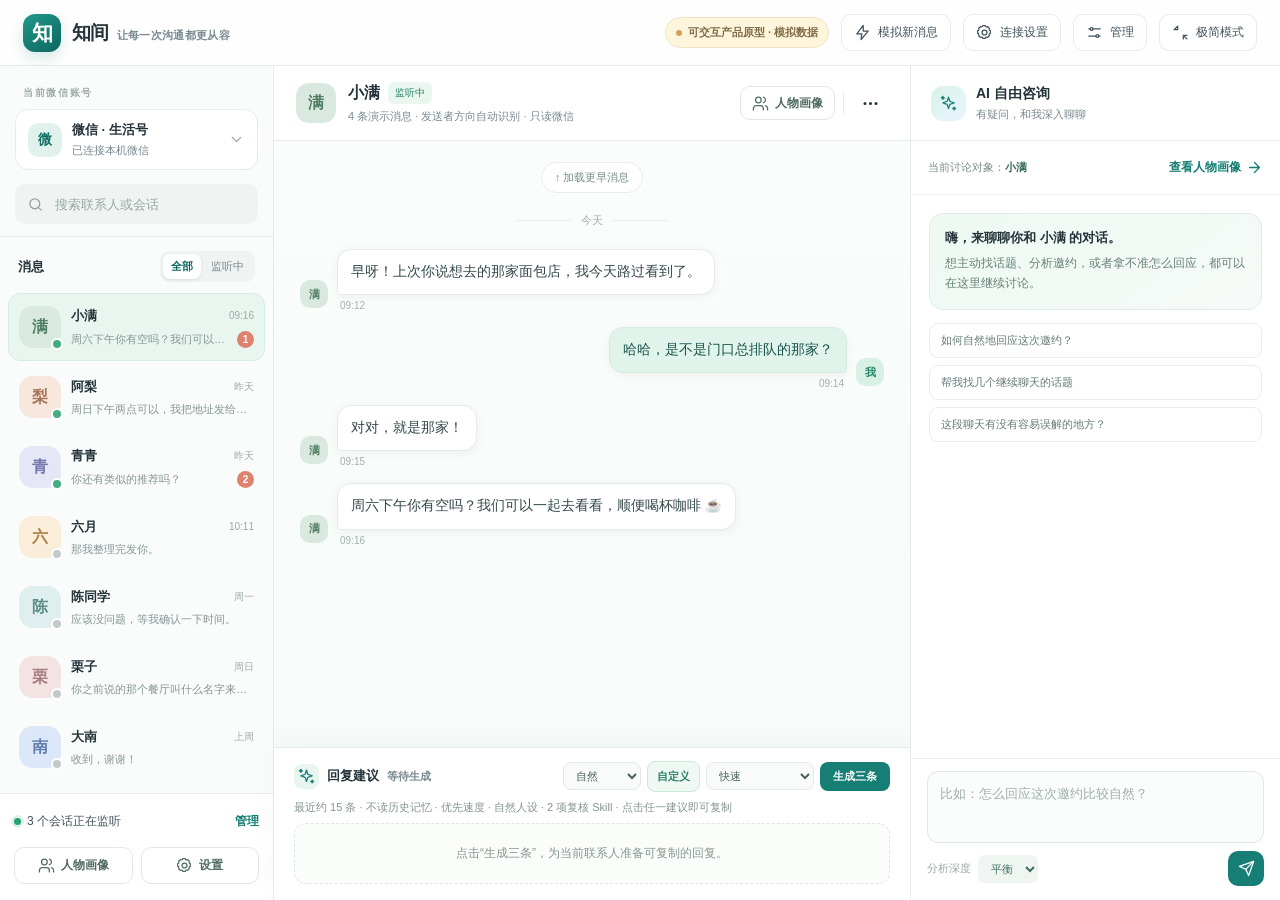
<file: src/WeChatAiCopilot.Api/wwwroot/demo/v6.html>
<!DOCTYPE html>
<html lang="zh-CN">
<head>
<meta charset="UTF-8" />
<meta name="viewport" content="width=device-width, initial-scale=1, viewport-fit=cover" />
<meta name="color-scheme" content="light" />
<title>知间 · 微信 AI 沟通助手 · 产品交互原型 V6 · 自定义人设与 Skill 工作流</title>
<style>
:root{font-family:-apple-system,BlinkMacSystemFont,"Segoe UI","PingFang SC","Microsoft YaHei",sans-serif;--ink:#24333a;--ink2:#41545c;--sub:#778991;--muted:#9aa7a9;--bg:#edf2f1;--paper:#fff;--border:#e6ecea;--green:#167e74;--green-dark:#08685f;--green-pale:#e6f5f0;--warm:#faefe1;--orange:#b16e29;--red:#c55c50;--shadow:0 18px 55px rgba(28,63,57,.09);color:var(--ink);background:var(--bg);font-size:14px;-webkit-font-smoothing:antialiased}
*{box-sizing:border-box}html,body{margin:0;width:100%;height:100%;min-width:240px}button,input,textarea,select{font:inherit}button{cursor:pointer;color:inherit}button:disabled{opacity:.48;cursor:not-allowed}input,textarea,select{outline:none}button:focus-visible,input:focus-visible,textarea:focus-visible,select:focus-visible{outline:3px solid #a4ddd1;outline-offset:2px}button{border:0;background:transparent}svg{display:block} .hidden{display:none!important}.sr{position:absolute;clip:rect(0,0,0,0);width:1px;height:1px;overflow:hidden}
#app{height:100dvh;min-height:0;display:flex;flex-direction:column;overflow:hidden}.topbar{height:66px;flex:0 0 66px;background:#ffffffeb;border-bottom:1px solid var(--border);display:flex;align-items:center;padding:0 23px;justify-content:space-between;gap:16px;z-index:6}.brand{display:flex;align-items:center;gap:11px;white-space:nowrap}.brandmark{display:grid;place-items:center;width:38px;height:38px;background:linear-gradient(145deg,#22998c,#0b665e);color:#fff;border-radius:12px;box-shadow:0 6px 14px #147e742c;font-size:21px;font-weight:700}.brandname{font-size:19px;font-weight:790;letter-spacing:-.8px}.brandtag{font-size:11px;color:var(--sub);letter-spacing:.3px;margin-left:4px}.topright{display:flex;align-items:center;gap:12px}.demo-pill{display:flex;gap:6px;align-items:center;font-size:11px;font-weight:700;white-space:nowrap;color:#7d6b46;background:#fff4dc;border:1px solid #f2e3c3;padding:7px 10px;border-radius:99px}.demo-dot{width:6px;height:6px;border-radius:100%;background:#d6a354}.top-chip{font-size:12px;color:var(--ink2);border:1px solid var(--border);border-radius:10px;background:#fff;padding:9px 12px;display:flex;align-items:center;gap:7px;white-space:nowrap}.top-chip:hover,.iconbtn:hover{border-color:#c7dfd8;background:#f7fbfa}.primary{display:inline-flex;align-items:center;justify-content:center;gap:7px;background:var(--green);color:white;border:1px solid var(--green);border-radius:10px;font-weight:700;padding:10px 15px;min-height:38px}.primary:hover{background:var(--green-dark)}.primary:disabled{background:#91aaa3;border-color:#91aaa3;color:#fff}.secondary{display:inline-flex;align-items:center;justify-content:center;gap:6px;border:1px solid #dfeae6;border-radius:10px;padding:9px 12px;background:#fff;color:#526c65;font-weight:650}.secondary:hover{background:#f0f9f5}.textbtn{display:inline-flex;align-items:center;gap:5px;font-size:12px;font-weight:650;color:var(--green);padding:7px 0}.textbtn:hover{text-decoration:underline}.iconbtn{width:36px;height:36px;border:1px solid transparent;display:grid;place-items:center;border-radius:10px;flex:0 0 auto}.iconbtn svg{width:19px;height:19px}.app-body{flex:1;min-height:0;display:grid;grid-template-columns:274px minmax(390px,1fr) 370px;overflow:hidden;background:#fff}
/* Contacts, not technical modules, own the primary navigation. */
.sidebar{background:#fafcfb;border-right:1px solid var(--border);display:flex;flex-direction:column;min-height:0;min-width:0}.side-top{padding:20px 15px 12px;border-bottom:1px solid var(--border)}.subhead{font-size:10px;text-transform:uppercase;color:#a0acaa;letter-spacing:1.65px;font-weight:800;margin:0 0 9px 8px}.account-select-wrap{position:relative;display:flex;align-items:center;gap:10px;background:#fff;border:1px solid var(--border);border-radius:13px;padding:11px 12px}.account-logo{width:34px;height:34px;border-radius:11px;background:#e0f2eb;color:#116e65;display:grid;place-items:center;font-weight:800;font-size:14px;flex:0 0 auto}.accopy{min-width:0;flex:1}.accopy strong{display:block;white-space:nowrap;overflow:hidden;text-overflow:ellipsis;font-size:13px}.accopy small{display:block;margin-top:4px;font-size:11px;color:var(--sub)}.account-select-wrap select{position:absolute;inset:0;width:100%;height:100%;opacity:0;cursor:pointer}.account-chev{color:#99a6a3}.side-search{display:flex;align-items:center;gap:9px;background:#eff4f2;border-radius:10px;margin-top:14px;padding:0 12px;height:40px;color:#93a4a0}.side-search input{border:0;background:none;width:100%;min-width:0;color:var(--ink);font-size:13px}.side-search input::placeholder{color:#98a7a4}.list-controls{display:flex;align-items:center;justify-content:space-between;padding:14px 18px 9px}.list-controls strong{font-size:13px}.filter-group{display:flex;gap:2px;padding:3px;background:#eff3f1;border-radius:9px}.filter-group button{font-size:11px;padding:5px 8px;border-radius:7px;color:var(--sub);white-space:nowrap}.filter-group button.active{background:white;color:var(--green-dark);box-shadow:0 1px 3px #1f51491c;font-weight:750}.conv-list{overflow-y:auto;min-height:0;flex:1;padding:0 8px 12px;scrollbar-width:thin}.conv-row{width:100%;display:flex;align-items:center;gap:10px;padding:12px 10px;margin:2px 0;border-radius:12px;text-align:left;border:1px solid transparent;position:relative}.conv-row:hover{background:#f1f7f4}.conv-row.selected{background:#e9f6f0;border-color:#d5ece2}.avatar{position:relative;width:42px;height:42px;flex:0 0 auto;display:grid;place-items:center;border-radius:14px;background:var(--av,#d9ece7);color:var(--avink,#2f7771);font-size:16px;font-weight:750}.avatar .live-mini{position:absolute;right:-2px;bottom:-2px;width:12px;height:12px;border:2px solid #fff;border-radius:100%;background:#42ad83}.avatar .offline-mini{background:#c3cac9}.conv-content{flex:1;min-width:0}.conv-first{display:flex;justify-content:space-between;align-items:center;gap:7px}.conv-first strong{font-size:13px;font-weight:750;white-space:nowrap;overflow:hidden;text-overflow:ellipsis}.conv-time{font-size:10px;color:#9ba9a8;flex:0 0 auto}.conv-second{display:flex;gap:7px;justify-content:space-between;align-items:center;margin-top:6px}.conv-preview{font-size:11px;color:#849594;overflow:hidden;text-overflow:ellipsis;white-space:nowrap;max-width:100%}.unread{flex:0 0 auto;background:#de826d;color:#fff;min-width:17px;height:17px;padding:0 5px;line-height:17px;border-radius:99px;font-size:10px;font-weight:700;text-align:center}.side-bottom{border-top:1px solid var(--border);padding:12px 14px 16px;display:grid;gap:10px;background:#fff}.listen-summary{display:flex;align-items:center;justify-content:space-between;color:var(--ink2);font-size:12px}.live-light{display:inline-block;width:7px;height:7px;background:#27a078;border-radius:50%;margin-right:6px;box-shadow:0 0 0 3px #ddf3e8}.side-actions{display:flex;gap:8px}.side-actions button{flex:1;min-width:0;padding:9px 7px;font-size:12px}
/* Conversation is the center of the product. */
.chat-section{display:flex;flex-direction:column;min-width:0;min-height:0;background:#fff}.chat-header{height:75px;flex:0 0 75px;border-bottom:1px solid var(--border);display:flex;align-items:center;gap:12px;padding:0 22px;min-width:0}.chat-header .avatar{width:40px;height:40px;border-radius:13px}.chat-title-group{min-width:0;flex:1}.chat-title{display:flex;align-items:center;gap:8px}.chat-title strong{font-size:16px;font-weight:750;white-space:nowrap;overflow:hidden;text-overflow:ellipsis}.status-mini{font-size:10px;padding:4px 7px;border-radius:6px;background:#e9f7f0;color:#298266;white-space:nowrap}.status-mini.off{background:#f3f4f3;color:#899797}.chat-subtitle{font-size:11px;color:var(--sub);margin-top:5px;white-space:nowrap;overflow:hidden;text-overflow:ellipsis}.chat-actions{display:flex;align-items:center;gap:5px}.chat-divider{height:22px;width:1px;background:var(--border);margin:0 3px}.chat-timeline{flex:1 1 0;min-height:90px;overflow:auto;background:linear-gradient(180deg,#fafdfb,#f7fbf9 85%);padding:21px 26px 20px;scrollbar-color:#cedcd6 transparent;scrollbar-width:thin;overscroll-behavior:contain}.history-load{display:flex;justify-content:center;margin:0 auto 20px}.history-load button{border:1px solid #e6edeb;background:#fff;border-radius:99px;padding:7px 13px;color:#739087;font-size:11px}.date-line{display:flex;align-items:center;justify-content:center;gap:10px;color:#a1adaa;font-size:11px;margin:0 0 21px}.date-line:before,.date-line:after{content:"";height:1px;background:#e9eeec;width:55px}.bubble-row{display:flex;align-items:flex-end;gap:9px;margin:0 0 16px;max-width:100%}.bubble-row.mine{justify-content:flex-end}.bubble-row .avatar{width:28px;height:28px;border-radius:10px;font-size:11px;margin-bottom:3px}.bubble-wrap{display:flex;flex-direction:column;align-items:flex-start;min-width:0;max-width:min(77%,440px)}.mine .bubble-wrap{align-items:flex-end}.bubble{background:#fff;border:1px solid #e5ece9;border-radius:14px 14px 14px 4px;padding:11px 13px;line-height:1.64;overflow-wrap:anywhere;white-space:pre-wrap;color:#33484a;font-size:13.5px;box-shadow:0 2px 8px #294f4110}.mine .bubble{border-color:#d5ebe2;background:#e0f4eb;border-radius:14px 14px 4px 14px;color:#1a534b}.bubble-time{font-size:10px;color:#a3b1ad;margin:5px 3px 0}
/* Suggestions are always visible near the reading context; AI consultation is independent. */
.suggest-dock{flex:0 0 auto;max-height:48%;overflow-y:auto;border-top:1px solid #e3ece8;padding:13px 20px 16px;background:#fff;box-shadow:0 -7px 26px rgba(19,67,54,.03)}.suggest-bar{display:flex;align-items:center;justify-content:space-between;gap:10px}.section-mini-title{display:flex;align-items:center;gap:8px;font-size:13px;font-weight:750}.spark{width:25px;height:25px;border-radius:8px;color:var(--green);background:#e9f6f0;display:grid;place-items:center}.gen-status{font-size:11px;color:var(--sub);display:flex;align-items:center;gap:5px}.gen-status.stale{color:#b87d39}.suggest-settings{display:flex;align-items:center;gap:6px;flex-wrap:wrap}.pill-select{border:1px solid #e2eae7;border-radius:8px;padding:6px 26px 6px 8px;background:#f9fbfa;font-size:11px;color:#4a625a;max-width:138px}.small-primary{background:var(--green);color:#fff;padding:7px 13px;border-radius:8px;font-size:11px;font-weight:750;white-space:nowrap}.small-primary:hover{background:var(--green-dark)}.small-plain{font-size:11px;color:#788c83;padding:6px}.suggest-info{display:flex;align-items:center;justify-content:space-between;gap:8px;margin:8px 0;font-size:11px;color:#85958e}.suggest-info em{font-style:normal;color:var(--orange);font-weight:650}.suggest-list{display:grid;gap:6px}.suggest-card{display:flex;align-items:center;gap:9px;width:100%;padding:8px 10px;border:1px solid #e9efeb;background:#fbfdfc;border-radius:10px;text-align:left;min-height:43px;transition:background .15s,border-color .15s}.suggest-card:hover{background:#eaf7ef;border-color:#b6dbca}.suggest-label{flex:0 0 auto;color:#188572;background:#e8f6f0;border-radius:6px;font-size:10px;font-weight:700;padding:5px 7px}.suggest-text{flex:1;font-size:12px;color:#3b5251;line-height:1.48;overflow-wrap:anywhere}.copy-mark{color:#299782;font-size:10px;font-weight:750;flex:0 0 auto}.suggest-placeholder{padding:20px;border:1px dashed #dce9e3;background:#fbfdfb;border-radius:12px;color:#869791;font-size:12px;line-height:1.6;text-align:center}.suggest-progress{margin-top:9px;color:var(--green);font-size:11px;display:flex;align-items:center;gap:8px}.spinner{width:12px;height:12px;border:2px solid #d0e8de;border-top-color:var(--green);border-radius:100%;animation:spin .8s linear infinite}@keyframes spin{to{transform:rotate(360deg)}}
/* AI panel is a continuous conversation, not a configuration form. */
.ai-panel{border-left:1px solid var(--border);background:#fff;min-width:0;min-height:0;display:flex;flex-direction:column}.ai-top{height:75px;min-height:75px;padding:17px 20px;border-bottom:1px solid var(--border);display:flex;align-items:center;gap:10px}.ai-icon{width:35px;height:35px;border-radius:12px;background:linear-gradient(140deg,#d8f2e8,#eaf5ff);display:grid;place-items:center;color:#188477;font-size:19px}.ai-title{flex:1;min-width:0}.ai-title strong{font-size:14px;display:block}.ai-title small{display:block;margin-top:4px;color:var(--sub);font-size:11px}.ai-linked{border-bottom:1px solid #eef2f1;padding:11px 17px;display:flex;align-items:center;justify-content:space-between;gap:9px;color:#7d8e8a;font-size:11px}.ai-linked strong{color:#3a665b}.ai-scroll{flex:1;min-height:0;overflow:auto;padding:18px 18px 15px;scrollbar-width:thin;scrollbar-color:#d3dcd7 transparent}.ai-welcome{background:linear-gradient(145deg,#eef9f2,#f6faf8);border:1px solid #deeee6;border-radius:14px;padding:15px;margin-bottom:13px}.ai-welcome strong{font-size:13px}.ai-welcome p{font-size:12px;line-height:1.65;color:#668179;margin:7px 0 0}.suggested-questions{display:grid;gap:7px;margin-bottom:16px}.question-btn{text-align:left;border:1px solid #e9eeeb;border-radius:9px;padding:9px 11px;color:#637b76;font-size:11px;background:#fff}.question-btn:hover{border-color:#b3dace;color:#11695c;background:#f4faf6}.ai-turn{margin:14px 0}.ai-turn.user{display:flex;justify-content:flex-end}.ai-turn.user>div{background:#eaf3f0;color:#375a52;max-width:94%;padding:10px 12px;border-radius:12px 12px 4px 12px;font-size:12px;line-height:1.6;white-space:pre-wrap}.ai-turn.assistant>div{max-width:100%;font-size:12px;line-height:1.75;color:#405652;white-space:pre-wrap;padding:5px 1px}.ai-speaker{font-size:11px;font-weight:750;color:#418b75;display:flex;align-items:center;gap:6px;margin-bottom:6px}.ai-citation{display:inline-block;border:1px solid #dceae3;color:#709386;background:#f9fcf9;padding:4px 7px;border-radius:7px;font-size:10px;margin-top:7px}.ai-composer{border-top:1px solid var(--border);padding:12px 16px 14px;display:grid;gap:8px;background:#fff}.ai-composer textarea{resize:none;width:100%;height:72px;border:1px solid #dee9e4;border-radius:11px;padding:12px;background:#fafdfb;color:#263e36;font-size:13px;line-height:1.5}.ai-composer textarea::placeholder{color:#a0afaa}.composer-footer{display:flex;align-items:center;justify-content:space-between;gap:10px}.composer-meta{display:flex;align-items:center;gap:7px;color:#9ca9a5;font-size:11px}.composer-footer select{color:#406b5f;font-size:11px;border:0;background:#eff6f2;border-radius:7px;padding:7px 9px}.sendbtn{width:36px;height:35px;background:var(--green);color:white;display:grid;place-items:center;border-radius:10px}.sendbtn svg{width:17px;height:17px}.sendbtn:disabled{background:#b8c7c1}
/* Slide-in product management drawer. */
.scrim{position:fixed;inset:0;background:rgba(15,38,35,.30);z-index:20;backdrop-filter:blur(2px)}.drawer{position:fixed;z-index:21;right:0;top:0;bottom:0;width:min(760px,100%);display:flex;flex-direction:column;background:#fff;box-shadow:-24px 0 90px #162d302c}.drawer-head{height:72px;min-height:72px;display:flex;align-items:center;justify-content:space-between;border-bottom:1px solid var(--border);padding:0 26px}.drawer-head .headgroup{display:flex;gap:10px;align-items:center}.drawer-head h2{font-size:17px;margin:0}.drawer-head small{color:var(--sub);font-size:11px;display:block;margin-top:4px}.drawer-body{display:grid;grid-template-columns:180px minmax(0,1fr);flex:1;min-height:0}.drawer-tabs{background:#f7faf8;border-right:1px solid var(--border);padding:19px 11px;display:flex;flex-direction:column;gap:5px}.drawer-tab{text-align:left;padding:12px;border-radius:10px;color:#71877e;font-size:12px;display:flex;align-items:center;gap:9px}.drawer-tab.active{background:#e4f3eb;color:var(--green-dark);font-weight:750}.drawer-main{overflow-y:auto;padding:27px 29px 40px;scrollbar-width:thin}.drawer-main h3{font-size:18px;letter-spacing:-.3px;margin:0 0 8px}.drawer-main .intro{font-size:12px;line-height:1.7;color:#84968e;margin:0 0 24px}.group-heading{display:flex;align-items:center;justify-content:space-between;gap:8px;margin:22px 0 9px;font-size:13px;font-weight:750}.setting-card{padding:16px;border-radius:13px;border:1px solid var(--border);background:#fff;margin:9px 0;display:flex;align-items:center;gap:13px}.setting-card .setting-main{min-width:0;flex:1}.setting-card strong{display:block;font-size:13px}.setting-card p{color:var(--sub);font-size:11px;line-height:1.6;margin:5px 0 0}.setting-card .avatar{width:38px;height:38px}.setting-actions{display:flex;align-items:center;gap:6px}.toggle{width:40px;height:24px;border-radius:99px;background:#cbd8d3;padding:3px;transition:background .2s;flex:0 0 auto}.toggle::after{content:"";display:block;background:white;border-radius:50%;height:18px;width:18px;transition:transform .2s}.toggle.on{background:var(--green)}.toggle.on::after{transform:translateX(16px)}.stat-grid{display:grid;grid-template-columns:repeat(3,1fr);gap:10px}.stat-item{padding:16px 12px;border:1px solid var(--border);border-radius:12px;background:#fafdfa}.stat-item strong{display:block;font-size:21px;color:#2e7261}.stat-item span{display:block;margin-top:7px;color:var(--sub);font-size:11px}.notice{border-radius:11px;padding:12px 14px;background:#f0f8f4;color:#5d8070;font-size:12px;line-height:1.7;border:1px solid #e0f0e7}.notice.warn{background:#fff9ee;color:#8b6c3f;border-color:#f3e8d5}.form-field{width:100%;border:1px solid #dde9e2;border-radius:10px;background:#fff;padding:10px 12px;min-height:39px}.memory-cards{display:grid;gap:9px}.memory-card{background:#fafcfa;border:1px solid #e4eee7;border-radius:12px;padding:13px}.memory-card .meta{display:flex;align-items:center;justify-content:space-between;color:#80978b;font-size:10px;margin-bottom:8px}.memory-card strong{font-size:12px}.memory-card p{font-size:12px;line-height:1.7;margin:0 0 9px}.memory-card .evidence{font-size:10px;color:#78978b;background:#f0f7f2;border-radius:7px;padding:6px 8px}.memory-card button{font-size:11px;color:#c26859}.activity-row{display:flex;align-items:center;gap:11px;padding:13px 4px;border-bottom:1px solid #eef2ef}.activity-row strong{font-size:12px}.activity-row span{display:block;font-size:11px;color:#85968e;margin-top:4px}.progress-track{height:7px;border-radius:99px;background:#e7efe9;overflow:hidden}.progress-fill{height:100%;background:var(--green);transition:width .4s}.mini-mono{font-family:ui-monospace,SFMono-Regular,monospace;font-size:11px;color:#718782}.drawer-footer{border-top:1px solid var(--border);padding:12px 26px;color:#a0aea7;font-size:11px}
/* Deliberately tiny focus surface. Font does not collapse to 8px. */
.focus-mode .topbar,.focus-mode .app-body{display:none}.focus-view{display:none;flex:1;min-height:0;background:#eaf2ee;overflow-y:auto;padding:12px;align-items:flex-start;justify-content:center}.focus-mode .focus-view{display:flex}.focus-card{max-width:520px;width:100%;min-width:0;background:white;border:1px solid #dce9e3;box-shadow:0 8px 30px #406b5520;border-radius:14px;padding:12px;display:grid;gap:9px}.focus-top{display:flex;align-items:center;justify-content:space-between;gap:8px}.focus-expand{color:#4b8276;font-size:12px;font-weight:750;display:flex;align-items:center;gap:5px;min-height:30px}.focus-caption{flex:1;white-space:nowrap;overflow:hidden;text-overflow:ellipsis;color:#8a9b93;text-align:right;font-size:11px}.focus-cards{display:grid;gap:7px}.focus-choice{width:100%;display:flex;gap:8px;align-items:flex-start;text-align:left;padding:10px 10px;border:1px solid #e4ece8;background:#fbfefc;border-radius:10px;min-height:57px}.focus-choice:hover{border-color:#9dd4b9;background:#f1fbf5}.focus-choice .num{flex:0 0 auto;width:20px;height:20px;border-radius:6px;display:grid;place-items:center;background:#e5f5eb;color:#278369;font-size:11px;font-weight:750}.focus-choice .words{flex:1;min-width:0;color:#345149;font-size:13px;line-height:1.5;white-space:pre-wrap;overflow-wrap:anywhere}.focus-choice .tick{color:#368c72;opacity:.8;font-size:10px;margin-top:3px}.focus-controls{display:grid;grid-template-columns:1fr 1fr;gap:8px}.focus-control{border:1px solid #dcebe3;background:#f6faf7;color:#4a786a;padding:9px 7px;border-radius:9px;min-height:39px;font-size:12px;font-weight:700;display:flex;justify-content:center;align-items:center;gap:7px}.focus-empty{padding:24px 12px;text-align:center;line-height:1.65;font-size:12px;color:#7a9188}.focus-details{border-top:1px solid var(--border);padding-top:10px;display:grid;gap:9px}.focus-details p{font-size:11px;color:var(--sub);line-height:1.6;margin:0}.focus-status{color:var(--green);font-size:11px;text-align:center}.toast{position:fixed;z-index:50;bottom:24px;left:50%;transform:translate(-50%,16px);background:#213e39;color:#fff;border-radius:11px;padding:12px 17px;font-size:12px;box-shadow:0 12px 30px #1f403b3d;opacity:0;pointer-events:none;transition:.2s}.toast.show{opacity:1;transform:translate(-50%,0)}.floating-help{position:fixed;bottom:14px;right:15px;z-index:7;border:1px solid #d8e9de;background:#fff;color:#417766;box-shadow:0 7px 20px #1c503c18;font-size:11px;padding:10px 12px;border-radius:99px;display:flex;gap:6px;align-items:center}.focus-mode .floating-help{display:none}
@media(max-width:1250px){.app-body{grid-template-columns:243px minmax(360px,1fr) 330px}.chat-header{padding:0 16px}.topbar{padding:0 16px}.suggest-dock{padding:10px 13px 13px}.chat-timeline{padding:18px}.ai-top{padding:14px}.ai-scroll{padding:14px}.ai-composer{padding:12px}}
@media(max-width:1040px){.app-body{grid-template-columns:240px minmax(0,1fr)}.ai-panel{position:fixed;z-index:10;top:66px;bottom:0;right:0;width:min(400px,100%);box-shadow:-12px 0 45px #163b2b21;transform:translateX(101%);transition:transform .22s}.ai-panel.open{transform:translateX(0)}.ai-overlay{position:fixed;z-index:9;inset:66px 0 0;background:#163c2b2b}.chat-section{min-width:0}.top-chip.hide-med{display:none}.mobile-ai-open{display:grid}}
@media(min-width:1041px){.mobile-ai-open{display:none}}.mobile-contacts{display:none}
@media(max-width:690px){.topbar{height:55px;flex-basis:55px;padding:0 12px}.brandmark{height:32px;width:32px;border-radius:10px;font-size:17px}.brandname{font-size:17px}.brandtag,.top-chip .label,.top-chip.hide-mobile,.demo-pill{display:none}.topright{gap:5px}.top-chip{padding:8px 9px}.app-body{display:flex}.sidebar{position:fixed;top:55px;bottom:0;left:0;width:min(325px,100%);z-index:14;transform:translateX(-101%);box-shadow:16px 0 35px #113f2c22;transition:transform .2s}.sidebar.open{transform:translateX(0)}.mobile-side-scrim{position:fixed;z-index:13;inset:55px 0 0;background:#18362840}.mobile-contacts{display:grid}.chat-section{flex:1;width:100%;min-width:0}.chat-header{height:61px;flex-basis:61px;padding:0 11px;gap:7px}.chat-title strong{font-size:14px}.chat-subtitle{font-size:10px}.chat-header .avatar{width:35px;height:35px;font-size:13px}.chat-actions{gap:0}.chat-actions .hide-mobile{display:none}.chat-divider{display:none}.chat-timeline{padding:16px 12px}.bubble-wrap{max-width:85%}.bubble{font-size:13px}.suggest-dock{padding:10px 11px 12px;max-height:50%}.suggest-bar{align-items:flex-start;gap:7px;flex-wrap:wrap}.suggest-settings{width:100%;justify-content:flex-end}.suggest-info{margin:6px 0}.suggest-card{min-height:45px;padding:8px}.suggest-text{font-size:12px}.ai-panel{top:55px;width:100%}.ai-overlay{inset:55px 0 0}.drawer-head{padding:0 17px}.drawer-body{display:flex;flex-direction:column}.drawer-tabs{display:flex;flex-direction:row;overflow-x:auto;flex:0 0 auto;padding:9px;scrollbar-width:none}.drawer-tab{white-space:nowrap;padding:9px 10px}.drawer-main{padding:20px 16px 33px}.drawer-footer{padding:9px 16px}.stat-grid{gap:6px}.stat-item{padding:12px 8px}.stat-item strong{font-size:17px}}
@media(max-width:350px){.top-chip{padding:8px}.chat-actions .iconbtn{width:33px}.chat-title strong{max-width:105px}.suggest-settings{gap:4px}.pill-select{max-width:105px;padding:6px 4px}.small-primary{padding:8px 9px}.focus-view{padding:6px}.focus-card{padding:9px;gap:7px}.focus-choice{padding:9px 7px;gap:6px}.focus-choice .words{font-size:12px}.focus-control{font-size:11px}}
@media(prefers-reduced-motion:reduce){*,*:before,*:after{animation:none!important;transition:none!important}}

/* V5: portraits & first-run guided connection center */
.portrait-shortcut{padding:7px 11px;min-height:34px;font-size:12px;white-space:nowrap}
.portrait-hero{display:flex;align-items:center;gap:15px;padding:18px;border:1px solid #e2ede8;border-radius:16px;background:linear-gradient(115deg,#f6fbf7,#e9f7f0);margin:0 0 15px}
.portrait-hero .avatar{width:57px;height:57px;font-size:20px}
.portrait-hero strong{display:block;font-size:18px;margin-bottom:3px}
.portrait-hero p{color:#798b86;margin:0 0 7px;font-size:12px}
.portrait-mark{display:inline-flex;align-items:center;min-height:23px;padding:4px 9px;border-radius:99px;font-size:10px;font-weight:700;background:#dbf3e5;color:#27825f}
.portrait-mark.is-warn{background:#fff1da;color:#996b36}
.portrait-summary{border:1px solid #ddebe3;border-radius:14px;background:#f7fbf8;padding:18px;margin-bottom:13px}
.portrait-kicker{text-transform:uppercase;font-size:10px;letter-spacing:1px;color:#50977b;font-weight:800;margin-bottom:9px}
.portrait-summary p{font-size:14px;line-height:1.75;font-weight:570;margin:0 0 10px;color:#36554b}
.portrait-source{color:#85978b;font-size:11px}
.portrait-grid{display:grid;grid-template-columns:repeat(2,minmax(0,1fr));gap:10px;margin:14px 0}
.portrait-section{border:1px solid #e6eeea;background:#fff;padding:15px;border-radius:13px;min-height:110px}
.portrait-section h4{font-size:12px;color:#496b59;margin:0 0 12px}
.portrait-item{display:flex;align-items:flex-start;gap:8px;margin:7px 0;font-size:12px;line-height:1.55}
.portrait-bullet{width:6px;height:6px;flex:0 0 6px;margin-top:7px;border-radius:50%;background:#5baf8d}
.portrait-empty{font-size:11px;color:#8f9e98;margin:0;line-height:1.7}
.drawer-tabs{overflow-y:auto;scrollbar-width:thin}
.setup-progress{display:grid;grid-template-columns:repeat(4,minmax(0,1fr));gap:8px;margin-bottom:17px}
.setup-step{border:1px solid #e0e9e3;border-radius:12px;background:#fff;min-height:88px;display:flex;flex-direction:column;align-items:center;justify-content:center;gap:6px;padding:8px 5px}
.setup-step span{width:28px;height:28px;border-radius:50%;background:#edf3ef;color:#718b80;display:grid;place-items:center;font-size:12px;font-weight:800}
.setup-step small{font-size:10px;line-height:1.4;color:#637a70;text-align:center}
.setup-step.active{background:#f3faf5;border-color:#82c0a5}.setup-step.active span,.setup-step.done span{background:#258f69;color:white}
.setup-main-card{border-radius:16px;border:1px solid #dcebe2;background:#f9fcfa;padding:20px;margin-bottom:18px}
.setup-title{font-size:11px;color:#68977c;font-weight:800;margin-bottom:11px;display:flex;justify-content:space-between;align-items:center;gap:8px}
.setup-main-card h3{font-size:19px}.setup-main-card p{font-size:12px;color:#647a6e;line-height:1.75}
.setup-summary{font-weight:750!important;color:#365d4d!important}
.setup-actions{display:flex;gap:9px;flex-wrap:wrap;margin:20px 0 12px}
.setup-guide{border-top:1px solid #e3ede7;padding-top:12px;color:#657f70;font-size:12px}
.setup-guide summary{cursor:pointer;font-weight:750;color:#3b7c63}.setup-guide p{line-height:1.65}
.conn-pill{display:inline-flex;flex:0 0 auto;padding:6px 8px;font-size:10px;color:#896a43;border-radius:99px;background:#fff1e0}
.conn-pill.ok{color:#1c855c;background:#e1f4e8}
@media(max-width:740px){.portrait-grid{grid-template-columns:1fr}.setup-progress{grid-template-columns:repeat(2,minmax(0,1fr))}.portrait-shortcut{display:none}}


/* V6: user-owned Persona Skills and lifecycle-driven Skills */
.skill-shortcut{flex:0 0 auto;font-size:11px;color:#29816a;font-weight:750;padding:7px 9px;border:1px solid #cce8d9;background:#eff8f2;border-radius:8px;white-space:nowrap}
.skill-shortcut:hover{background:#e4f4e9}
.skill-lead{padding:16px;background:linear-gradient(130deg,#f0f9f3,#f7fbfa);border:1px solid #d9ebdf;border-radius:14px;margin:0 0 14px}
.skill-lead h3{margin:0 0 7px;font-size:19px;color:#244e3a}.skill-lead p{font-size:12px;color:#668476;line-height:1.65;margin:0}
.skill-actions{display:flex;gap:8px;align-items:center;flex-wrap:wrap;margin:13px 0}
.skill-action{min-height:34px;padding:8px 12px;border:1px solid #d8e8de;border-radius:9px;background:#fff;color:#376b57;font-weight:700;font-size:12px}
.skill-action.main{color:#fff;background:#267b5c;border-color:#267b5c}.skill-action:disabled{opacity:.45;cursor:not-allowed}
.skill-section-head{margin:22px 0 9px;display:flex;gap:8px;align-items:baseline;justify-content:space-between}
.skill-section-head strong{font-size:14px;color:#274f3e}.skill-section-head small{font-size:11px;color:#849c90}
.skill-list{display:grid;gap:9px}.skill-item{display:flex;align-items:center;gap:12px;background:#fff;border:1px solid #e0eae5;border-radius:13px;padding:13px;min-width:0}.skill-item.is-off{opacity:.67}.skill-item .skill-mark{width:36px;height:36px;flex:0 0 36px;background:#e9f5ee;border-radius:10px;color:#308463;display:grid;place-items:center;font-weight:800;font-size:17px}.skill-item.workflow .skill-mark{background:#e9eff9;color:#5f77ab}.skill-item-main{flex:1;min-width:0}.skill-item-title{display:flex;gap:6px;align-items:center;flex-wrap:wrap}.skill-item-title strong{font-size:13px}.skill-tag{font-size:10px;padding:3px 6px;border-radius:5px;background:#f0f5f1;color:#789183;white-space:nowrap}.skill-tag.ai{background:#fff3df;color:#926c35}.skill-item-main p{font-size:11px;color:#7f9188;line-height:1.5;margin:5px 0}.skill-stages{font-size:10px;color:#548470;display:flex;flex-wrap:wrap;gap:5px}.skill-stages span{background:#edf8f0;border-radius:5px;padding:3px 6px}.skill-item-acts{display:flex;align-items:center;gap:5px;flex-wrap:wrap;justify-content:flex-end}.skill-mini{border:1px solid #e2eae4;border-radius:8px;padding:6px 8px;background:#fff;color:#50725d;font-size:11px;white-space:nowrap}.skill-mini:hover{background:#edf8f1}.skill-on{color:#2c8264;background:#e6f6eb;border-color:#c7e8d3}
.skill-editor{padding:16px;border-radius:14px;border:1px solid #cee2d3;background:#fbfefb}.skill-editor h3{margin:0 0 5px}.skill-editor .muted{font-size:11px;color:#7d9085;line-height:1.55;margin:0 0 13px}.skill-field{display:grid;gap:6px;margin:12px 0}.skill-field label{font-weight:750;color:#365c47;font-size:12px}.skill-input,.skill-textarea,.skill-select{border:1px solid #d7e5da;border-radius:9px;padding:9px 10px;font:inherit;color:#274936;background:#fff;width:100%;font-size:13px;min-width:0}.skill-textarea{line-height:1.65;resize:vertical;min-height:82px}.skill-field small{color:#84978b;font-size:11px;line-height:1.5}.skill-stagemap{display:grid;grid-template-columns:repeat(2,minmax(0,1fr));gap:7px}.skill-stage-option{display:flex;gap:8px;align-items:flex-start;padding:10px;border:1px solid #e1eae3;background:#fff;border-radius:9px;cursor:pointer}.skill-stage-option input{accent-color:#267b5c;margin:2px 0 0}.skill-stage-option strong{font-size:11px;display:block}.skill-stage-option small{font-size:10px;line-height:1.5;color:#8a988d;display:block;margin-top:4px}.skill-ai-box{border:1px dashed #b8d8c8;background:#f1faf5;border-radius:12px;padding:13px;margin:12px 0}.skill-ai-box strong{font-size:13px}.skill-ai-box p{font-size:11px;line-height:1.65;color:#688473}.skill-ai-box textarea{margin:8px 0}.skill-review{padding:12px;border-radius:10px;background:#fff9eb;border:1px solid #f3e5c8;color:#78643d;font-size:12px;line-height:1.65;margin:13px 0}.skill-preview{background:#f2f7f4;border:1px solid #ddebe2;border-radius:12px;padding:13px;margin:12px 0;font-size:12px;line-height:1.7;color:#3e5c4d;white-space:pre-wrap}.skill-lifecycle{display:flex;align-items:stretch;flex-wrap:wrap;gap:5px;margin:10px 0 15px}.skill-life-step{flex:1 1 92px;min-width:0;padding:8px;background:#f3f6f4;color:#657c6e;text-align:center;border-radius:8px;font-size:10px;line-height:1.55}.skill-life-step b{display:block;color:#345e48;font-size:11px}.skill-life-step.is-active{background:#e2f3e9;color:#296a4d}
@media(max-width:690px){.skill-section-head{align-items:flex-start}.skill-item{align-items:flex-start;flex-wrap:wrap}.skill-item-main{flex-basis:calc(100% - 52px)}.skill-item-acts{width:100%;justify-content:flex-end}.skill-stagemap{grid-template-columns:1fr}.skill-editor{padding:12px}.skill-life-step{flex-basis:29%}.skill-shortcut{padding:6px 7px;font-size:11px}}
@media(max-width:350px){.skill-shortcut{font-size:10px;padding:6px}.skill-action{font-size:11px;padding:7px 8px}.skill-life-step{flex-basis:46%}}

</style>
</head>
<body>
<div id="app">
<header class="topbar">
 <div class="brand"><span class="brandmark">知</span><div class="brandname">知间 <span class="brandtag">让每一次沟通都更从容</span></div></div>
 <div class="topright">
  <div class="demo-pill"><span class="demo-dot"></span> 可交互产品原型 · 模拟数据</div>
  <button class="top-chip hide-med" data-action="simulate" title="演示新消息到达后如何刷新聊天及标记旧建议"><span data-icon="zap"></span><span class="label">模拟新消息</span></button>
  <button class="top-chip hide-mobile" data-action="drawer" data-tab="setup"><span data-icon="settings"></span><span class="label">连接设置</span></button><button class="top-chip hide-mobile" data-action="drawer" data-tab="overview"><span data-icon="sliders"></span><span class="label">管理</span></button>
  <button class="top-chip" data-action="focus"><span data-icon="minimize"></span><span class="label">极简模式</span></button>
  <button class="iconbtn mobile-contacts" data-action="mobile-contacts" aria-label="联系人"><span data-icon="users"></span></button>
 </div>
</header>
<div class="app-body">
 <aside class="sidebar" id="sidebar">
  <div class="side-top">
   <div class="subhead">当前微信账号</div>
   <div class="account-select-wrap"><span class="account-logo">微</span><div class="accopy"><strong id="accountName">微信 · 生活号</strong><small id="accountSub">已连接本机微信</small></div><span class="account-chev" data-icon="chevron-down"></span><select id="accountSelect" aria-label="切换微信账号"></select></div>
   <div class="side-search"><span data-icon="search"></span><input id="contactSearch" aria-label="搜索联系人" placeholder="搜索联系人或会话" autocomplete="off" /></div>
  </div>
  <div class="list-controls"><strong>消息</strong><div class="filter-group"><button data-action="filter" data-filter="all" class="active">全部</button><button data-action="filter" data-filter="listening">监听中</button></div></div>
  <div class="conv-list" id="conversationList"></div>
  <div class="side-bottom"><div class="listen-summary"><span><span class="live-light"></span><span id="listenCount">3 个会话正在监听</span></span><button class="textbtn" data-action="drawer" data-tab="listening">管理</button></div><div class="side-actions"><button class="secondary" data-action="drawer" data-tab="portrait"><span data-icon="users"></span>人物画像</button><button class="secondary" data-action="drawer" data-tab="overview"><span data-icon="settings"></span>设置</button></div></div>
 </aside>
 <main class="chat-section">
  <div class="chat-header">
   <button class="iconbtn mobile-contacts" data-action="mobile-contacts" aria-label="打开联系人列表"><span data-icon="menu"></span></button>
   <div class="avatar" id="chatAvatar">满</div><div class="chat-title-group"><div class="chat-title"><strong id="chatTitle">小满</strong><span class="status-mini" id="chatStatus">监听中</span></div><div class="chat-subtitle" id="chatSubtitle">每条建议只针对当前联系人</div></div>
   <div class="chat-actions"><button class="secondary portrait-shortcut hide-mobile" data-action="drawer" data-tab="portrait" title="打开该联系人的人物画像"><span data-icon="users"></span>人物画像</button><button class="iconbtn mobile-ai-open" data-action="ai-open" title="打开 AI 咨询"><span data-icon="sparkles"></span></button><div class="chat-divider"></div><button class="iconbtn" data-action="drawer" data-tab="conversation" title="当前会话详情与操作"><span data-icon="more-horizontal"></span></button></div>
  </div>
  <div class="chat-timeline" id="chatTimeline"></div>
  <section class="suggest-dock" aria-label="AI 回复建议">
    <div class="suggest-bar"><div class="section-mini-title"><span class="spark" data-icon="sparkles"></span><span>回复建议</span><span id="suggestStatus" class="gen-status">等待生成</span></div><div class="suggest-settings"><select id="personaSelect" class="pill-select" aria-label="回复人设"></select><button type="button" class="skill-shortcut" data-action="skill-new" data-kind="persona" title="创建自己的回复人设">自定义</button><select id="thinkingSelect" class="pill-select" aria-label="思考强度"><option value="Quick">快速</option><option value="Balanced">平衡</option><option value="Deep">深度</option><option value="Max">Max · 复核</option></select><button id="generateButton" class="small-primary" data-action="generate"><span id="generateLabel">生成三条</span></button></div></div>
    <div class="suggest-info"><span id="suggestInfo">根据当前聊天与已授权记忆生成 · 不自动发送</span><button id="cancelGen" class="small-plain hidden" data-action="cancel-generate">取消任务</button></div>
    <div id="suggestions" class="suggest-list"><div class="suggest-placeholder">先选择一种人设，然后生成三条可复制的回复建议。</div></div>
    <div id="suggestProgress" class="suggest-progress hidden"><span class="spinner"></span><span id="progressText">正在准备上下文…</span></div>
  </section>
 </main>
 <aside class="ai-panel" id="aiPanel">
  <div class="ai-top"><span class="ai-icon" data-icon="sparkles"></span><div class="ai-title"><strong>AI 自由咨询</strong><small>有疑问，和我深入聊聊</small></div><button class="iconbtn mobile-ai-open" data-action="ai-close" aria-label="关闭 AI 咨询"><span data-icon="x"></span></button></div>
  <div class="ai-linked"><span>当前讨论对象：<strong id="aiContact">小满</strong></span><button class="textbtn" data-action="drawer" data-tab="portrait">查看人物画像 <span data-icon="arrow-right"></span></button></div>
  <div class="ai-scroll" id="aiScroll"></div>
  <div class="ai-composer"><textarea id="aiInput" placeholder="比如：怎么回应这次邀约比较自然？" aria-label="向 AI 自由提问"></textarea><div class="composer-footer"><div class="composer-meta"><span>分析深度</span><select id="consultThinking" aria-label="自由咨询思考强度"><option value="Quick">快速</option><option value="Balanced" selected>平衡</option><option value="Deep">深度</option><option value="Max">Max</option></select></div><button id="aiSend" class="sendbtn" data-action="ask" title="发送咨询问题"><span data-icon="send"></span></button></div></div>
 </aside>
</div>
<div id="aiOverlay" class="ai-overlay hidden" data-action="ai-close"></div>
<div id="sideOverlay" class="mobile-side-scrim hidden" data-action="mobile-contacts"></div>
<!-- Focus mode intentionally has exactly 3 candidates + two controls + expand. -->
<section class="focus-view" id="focusView"><div class="focus-card">
 <div class="focus-top"><button class="focus-expand" data-action="focus-expand"><span data-icon="maximize"></span> 展开</button><span class="focus-caption" id="focusName">小满 · 已就绪</span></div>
 <div class="focus-cards" id="focusChoices"></div>
 <div id="focusStatus" class="focus-status hidden"></div>
 <div class="focus-controls"><button id="focusPersona" class="focus-control" data-action="focus-persona"><span data-icon="smile"></span><span id="focusPersonaName">人设 · 自然</span></button><button class="focus-control" data-action="generate"><span data-icon="refresh"></span>换一批</button></div>
 <div id="focusDetails" class="focus-details hidden"><p id="focusExplanation">与工作区使用同一会话、建议与人设状态。切换联系人不会影响后台监听。</p><button class="secondary" data-action="workspace">返回完整工作区</button><button class="secondary" data-action="focus-choose">切换联系人</button></div>
</div></section>
<div id="scrim" class="scrim hidden" data-action="close-drawer"></div>
<section class="drawer hidden" id="drawer" role="dialog" aria-modal="true" aria-label="应用管理与联系人详情">
 <header class="drawer-head"><div class="headgroup"><span class="spark" data-icon="sliders"></span><div><h2>管理与详情</h2><small>功能跟随当前账号与联系人</small></div></div><button class="iconbtn" data-action="close-drawer" aria-label="关闭"><span data-icon="x"></span></button></header>
 <div class="drawer-body"><nav class="drawer-tabs" id="drawerTabs"><button class="drawer-tab active" data-action="tab" data-tab="overview"><span data-icon="home"></span>总览</button><button class="drawer-tab" data-action="tab" data-tab="listening"><span data-icon="radio"></span>监听管理</button><button class="drawer-tab" data-action="tab" data-tab="conversation"><span data-icon="message"></span>会话详情</button><button class="drawer-tab" data-action="tab" data-tab="portrait"><span data-icon="users"></span>人物画像</button><button class="drawer-tab" data-action="tab" data-tab="self"><span data-icon="smile"></span>我的表达</button><button class="drawer-tab" data-action="tab" data-tab="memories"><span data-icon="book"></span>记忆与证据</button><button class="drawer-tab" data-action="tab" data-tab="history"><span data-icon="history"></span>历史补录</button><button class="drawer-tab" data-action="tab" data-tab="agent"><span data-icon="sparkles"></span>人设与 Skills</button><button class="drawer-tab" data-action="tab" data-tab="setup"><span data-icon="settings"></span>连接与配置</button><button class="drawer-tab" data-action="tab" data-tab="preferences"><span data-icon="sliders"></span>使用偏好</button><button class="drawer-tab" data-action="tab" data-tab="health"><span data-icon="radio"></span>运行状态</button></nav><div id="drawerContent" class="drawer-main"></div></div>
 <footer class="drawer-footer">知间 · 本地优先 · 微信只读 · 所有演示数据均为虚构内容</footer>
</section>
<div id="toast" class="toast" role="status" aria-live="polite"></div>

</div>
<script>
(() => {
 'use strict';
 const svg = (name) => {
  const nodes = {
   sparkles:'<path d="m12 3 1.9 5.8L20 11l-6.1 2.2L12 19l-1.9-5.8L4 11l6.1-2.2L12 3Z"/><path d="m20 17 .8 1.5L22 19l-1.2.5L20 21l-.7-1.5L18 19l1.3-.5L20 17ZM4 2l.7 1.3L6 4l-1.3.7L4 6l-.7-1.3L2 4l1.3-.7L4 2Z"/>',
   users:'<path d="M16 21v-2a4 4 0 0 0-4-4H6a4 4 0 0 0-4 4v2"/><circle cx="9" cy="7" r="4"/><path d="M22 21v-2a4 4 0 0 0-3-3.87M16 3.13a4 4 0 0 1 0 7.75"/>',
   settings:'<path d="M12 15.5a3.5 3.5 0 1 0 0-7 3.5 3.5 0 0 0 0 7Z"/><path d="M19.4 15a1.7 1.7 0 0 0 .34 1.87l.06.06-2.87 2.87-.06-.06A1.7 1.7 0 0 0 15 19.4a1.7 1.7 0 0 0-1.2 1.6v.1H9.74V21a1.7 1.7 0 0 0-1.2-1.6 1.7 1.7 0 0 0-1.87.34l-.06.06-2.87-2.87.06-.06A1.7 1.7 0 0 0 4.14 15a1.7 1.7 0 0 0-1.6-1.2h-.1V9.74h.1a1.7 1.7 0 0 0 1.6-1.2 1.7 1.7 0 0 0-.34-1.87l-.06-.06 2.87-2.87.06.06A1.7 1.7 0 0 0 8.54 4.14a1.7 1.7 0 0 0 1.2-1.6v-.1h4.06v.1a1.7 1.7 0 0 0 1.2 1.6 1.7 1.7 0 0 0 1.87-.34l.06-.06 2.87 2.87-.06.06A1.7 1.7 0 0 0 19.4 8.54a1.7 1.7 0 0 0 1.6 1.2h.1v4.06H21a1.7 1.7 0 0 0-1.6 1.2Z" transform="translate(0 0) scale(.96)"/>',
   book:'<path d="M4 19.5A2.5 2.5 0 0 1 6.5 17H20"/><path d="M6.5 2H20v20H6.5A2.5 2.5 0 0 1 4 19.5v-15A2.5 2.5 0 0 1 6.5 2Z"/>',
   minimize:'<path d="m8 3 0 5H3M16 21v-5h5M3 8l5-5M16 16l5 5"/>',maximize:'<path d="M8 3H3v5M3 3l7 7M16 21h5v-5M21 21l-7-7"/>',
   search:'<circle cx="11" cy="11" r="7"/><path d="m20 20-4-4"/>',
   'chevron-down':'<path d="m6 9 6 6 6-6"/>',
   'more-horizontal':'<circle cx="5" cy="12" r="1"/><circle cx="12" cy="12" r="1"/><circle cx="19" cy="12" r="1"/>',
   'arrow-right':'<path d="M5 12h14m-7-7 7 7-7 7"/>',
   smile:'<circle cx="12" cy="12" r="10"/><path d="M8 14s1.5 2 4 2 4-2 4-2M9 9h.01M15 9h.01"/>',
   refresh:'<path d="M20 11a8 8 0 0 0-14-5L4 8V3M4 8h5M4 13a8 8 0 0 0 14 5l2-2v5m0-5h-5"/>',
   send:'<path d="m22 2-7 20-4-9-9-4 20-7Z"/><path d="M22 2 11 13"/>',
   x:'<path d="M18 6 6 18M6 6l12 12"/>',
   menu:'<path d="M4 7h16M4 12h16M4 17h16"/>',
   info:'<circle cx="12" cy="12" r="10"/><path d="M12 16v-4M12 8h.01"/>',
   zap:'<path d="m13 2-9 12h7l-1 8 10-12h-7l0-8Z"/>',
   radio:'<circle cx="12" cy="12" r="2"/><path d="M16.24 7.76a6 6 0 0 1 0 8.48m-8.48 0a6 6 0 0 1 0-8.48M19.07 4.93a10 10 0 0 1 0 14.14m-14.14 0a10 10 0 0 1 0-14.14"/>',
   message:'<path d="M21 11.5a8.38 8.38 0 0 1-.9 3.8A8.5 8.5 0 0 1 12.5 20a8.38 8.38 0 0 1-3.8-.9L3 21l1.9-5.7a8.38 8.38 0 0 1-.9-3.8A8.5 8.5 0 0 1 12.5 3H13a8.5 8.5 0 0 1 8 8v.5Z"/>',
   home:'<path d="m3 10 9-7 9 7v10a1 1 0 0 1-1 1H4a1 1 0 0 1-1-1V10Z"/><path d="M9 21v-8h6v8"/>',
   history:'<path d="M3 12a9 9 0 1 0 3-6.7L3 8m0-5v5h5"/><path d="M12 7v5l3 2"/>',
   sliders:'<path d="M4 7h16M4 17h16"/><circle cx="8" cy="7" r="2" fill="white"/><circle cx="16" cy="17" r="2" fill="white"/>',
   copy:'<rect x="8" y="8" width="12" height="12" rx="2"/><path d="M16 8V6a2 2 0 0 0-2-2H6a2 2 0 0 0-2 2v8a2 2 0 0 0 2 2h2"/>',
   check:'<path d="m5 12 4 4L19 6"/>',
   clock:'<circle cx="12" cy="12" r="9"/><path d="M12 7v5l3 2"/>'
  };
  return `<svg width="17" height="17" viewBox="0 0 24 24" fill="none" stroke="currentColor" stroke-width="1.8" stroke-linecap="round" stroke-linejoin="round" aria-hidden="true">${nodes[name] || nodes.info}</svg>`;
 };
 function hydrateIcons(root=document){root.querySelectorAll('[data-icon]').forEach(el=>el.innerHTML=svg(el.dataset.icon));}
 const $=id=>document.getElementById(id);const escape=s=>String(s??'').replace(/[&<>"']/g,m=>({'&':'&amp;','<':'&lt;','>':'&gt;','"':'&quot;',"'":'&#39;'}[m]));
 const accounts=[{id:'personal',name:'微信 · 生活号',sub:'已连接本机微信',active:true},{id:'work',name:'微信 · 工作号',sub:'当前未在本机登录',active:false}];
 const baseMessages={
  man:[['them','早呀！上次你说想去的那家面包店，我今天路过看到了。','09:12'],['me','哈哈，是不是门口总排队的那家？','09:14'],['them','对对，就是那家！','09:15'],['them','周六下午你有空吗？我们可以一起去看看，顺便喝杯咖啡 ☕','09:16']],
  lin:[['them','那个展我已经看好时间了～','昨天 20:12'],['me','什么时间呀？','昨天 20:15'],['them','周日下午两点可以，我把地址发给你。','昨天 20:18']],
  qing:[['them','上次推荐的纪录片我看完了，确实很好看。','昨天 21:03'],['me','结尾是不是很让人意外？','昨天 21:08'],['them','有点！你还有类似的推荐吗？','昨天 21:10']],
  june:[['them','方案我又调整了一版，明天方便看一下吗？','10:04'],['me','可以，我上午有空。','10:09'],['them','那我整理完发你。','10:11']],
  chen:[['them','明天中午一起吃饭吗？','周一 18:12'],['me','应该没问题，等我确认一下时间。','周一 18:20']],
  lee:[['them','你之前说的那个餐厅叫什么名字来着？','周日 17:26']],
  dana:[['them','收到，谢谢！','上周']],
  alice:[['them','下周项目讨论会先定在周二，可以吗？','08:38']],
  ben:[['them','我们把会议纪要更新好了。','昨天 15:30']]
 };
 const raws=[
  {id:'man',account:'personal',name:'小满',letter:'满',palette:['#d9e9df','#517e64'],preview:'周六下午你有空吗？我们可以一起去看看…',time:'09:16',unread:1,listen:true,memory:[{kind:'共同经历',text:'你们之前讨论过一家经常排队的面包店，对方记得你想去。',evidence:'聊天记录 · 今天 09:12'},{kind:'喜好',text:'倾向于轻松自然的聊天风格。',evidence:'手动备注'},{kind:'近期计划',text:'对方提出周六下午去面包店并喝咖啡。',evidence:'聊天记录 · 今天 09:16'}]},
  {id:'lin',account:'personal',name:'阿梨',letter:'梨',palette:['#f7e7dc','#a7755a'],preview:'周日下午两点可以，我把地址发给你。',time:'昨天',unread:0,listen:true,memory:[{kind:'共同话题',text:'你们计划一起看一个展览。',evidence:'聊天记录 · 昨天 20:18'}]},
  {id:'qing',account:'personal',name:'青青',letter:'青',palette:['#e5e7f6','#7779ae'],preview:'你还有类似的推荐吗？',time:'昨天',unread:2,listen:true,memory:[]},
  {id:'june',account:'personal',name:'六月',letter:'六',palette:['#faedda','#aa8048'],preview:'那我整理完发你。',time:'10:11',unread:0,listen:false,memory:[{kind:'计划',text:'对方准备发送修改后的方案。',evidence:'聊天记录'}]},
  {id:'chen',account:'personal',name:'陈同学',letter:'陈',palette:['#dfeeee','#5d8f89'],preview:'应该没问题，等我确认一下时间。',time:'周一',unread:0,listen:false,memory:[]},
  {id:'lee',account:'personal',name:'栗子',letter:'栗',palette:['#f3e3e3','#a67d84'],preview:'你之前说的那个餐厅叫什么名字来着？',time:'周日',unread:0,listen:false,memory:[]},
  {id:'dana',account:'personal',name:'大南',letter:'南',palette:['#dde7fa','#617fae'],preview:'收到，谢谢！',time:'上周',unread:0,listen:false,memory:[]},
  {id:'alice',account:'work',name:'项目协调',letter:'项',palette:['#d9e7fa','#6683b0'],preview:'下周项目讨论会先定在周二，可以吗？',time:'08:38',unread:0,listen:false,memory:[]},
  {id:'ben',account:'work',name:'设计协作',letter:'设',palette:['#f5e5d5','#9e7759'],preview:'我们把会议纪要更新好了。',time:'昨天',unread:0,listen:false,memory:[]}
 ];
 const portraitExamples={
   man:{summary:'最近围绕面包店与周末出行有过自然、轻松的交流。当前可以优先回应周六的邀约。',topics:['面包店','咖啡','周末见面'],preferences:['用户备注：倾向轻松自然的聊天方式'],plans:['周六下午 · 面包店与咖啡（待确认）'],caution:'对方的长期性格与意图尚无足够证据，不做推断'},
   lin:{summary:'最近确认了看展的时间安排；适合继续聊地点、交通或观展后的活动。',topics:['展览','周末安排'],preferences:[],plans:['周日下午两点看展'],caution:'目前材料只支持近期计划，不应推断稳定兴趣偏好'},
   qing:{summary:'已有纪录片话题，但本人/对方方向尚未确认。画像暂只展示可核实的聊天线索。',topics:['纪录片'],preferences:[],plans:[],caution:'请先确认发送者方向，再允许 AI 沉淀长期画像'}
 };
 const selfProfiles={personal:{voice:'自然、轻松、简洁，不过度热情',boundary:'不要替我做无法确认的承诺；不自动发送',notes:'优先保留我的真实措辞习惯'},work:{voice:'礼貌、清晰、重视事项确认',boundary:'不要未经我确认而答应工作安排',notes:'专业但避免生硬'}};
 const connectionSteps=[
 {title:'本地服务与存储',icon:'home',summary:'应用应自动检查和管理 PostgreSQL、迁移与必要运行时',detail:'由安装器/本机后台服务负责安装检测、数据目录、升级、备份与恢复。缺组件时提供受控修复，不让普通用户编辑连接字符串。',action:'模拟本地自检',guide:'开发版可展开查看 .NET、Python、PostgreSQL 依赖；正式安装包应预构建，不能每次启动 dotnet build。'},
 {title:'微信连接与读取器',icon:'message',summary:'由用户登录微信；应用选择当前账号和授权监听的会话',detail:'只读 Reader 应自动检测微信会话和自己的运行状态。当前活动账号能监听多个已授权联系人；其他账号可保留资料但标记离线。',action:'模拟微信连接检测',guide:'若微信未登录，引导打开官方微信客户端完成登录；若 Reader 未就绪，展示原因与重新连接操作，禁止静默切换账号。'},
 {title:'Codex / AI 连接',icon:'sparkles',summary:'应用检测 CLI/模型服务，并引导用户完成服务商认证',detail:'用户只需选择 AI 提供方、完成认证并运行不含私聊内容的连接测试；模型、Quick 路由和思考档位可在 AI 设置中调整。',action:'模拟 AI 连接测试',guide:'允许显式选择 Codex CLI 或未来的其他受支持执行器。认证凭据由本机安全存储或提供方管理，不能写入前端源码。'},
 {title:'手机与其他设备',icon:'radio',summary:'可选：电脑批准设备配对，手机通过安全 HTTPS 访问',detail:'电脑应显示短期有效的配对码或二维码；手机建立独立可撤销会话。手机访问不到电脑时提供网络与证书诊断。',action:'模拟设备配对检查',guide:'当前仓库尚不支持手机 LAN HTTPS 配对。正式版需要受信任证书/指纹确认、来源限制与会话撤销；不能直接暴露 Reader Token。'}
 ];
 const connectionChecks=[false,false,false,false]; let connectionStep=0, portraitRefreshes={};
 let personas=[['natural','自然'],['warm','温柔'],['playful','俏皮'],['direct','简洁']];

  // A Persona is a specialized Skill. All content is inert configuration, never executable code.
  const skillStages=[
    {id:'message',title:'新消息到达',desc:'只安排轻量任务，不会自动回复'},
    {id:'context',title:'构建上下文',desc:'决定可申请哪些已授权资料'},
    {id:'reply',title:'生成回复前',desc:'应用表达策略或话题指导'},
    {id:'review',title:'回复生成后',desc:'检查候选事实、语气与承诺'},
    {id:'consult',title:'AI 咨询前',desc:'调整咨询关注点和分析方式'},
    {id:'memory',title:'记忆沉淀前',desc:'形成待审记忆建议，不直接入库'}
  ];
  const skillStore=[
    {id:'natural',name:'自然',type:'persona',description:'不刻意、不套路；尊重本人原有语言习惯',instruction:'真实、自然、简洁；避免虚构承诺。',stages:['reply','consult'],scope:'all',account:null,contact:null,enabled:true,builtin:true,origin:'built-in'},
    {id:'warm',name:'温柔',type:'persona',description:'系统示例：关照对方感受，适当柔和表达',instruction:'照顾对方感受，语气柔和，避免机械化套话。',stages:['reply','consult'],scope:'all',account:null,contact:null,enabled:true,builtin:true,origin:'built-in'},
    {id:'playful',name:'俏皮',type:'persona',description:'系统示例：轻松活泼，不过度调侃',instruction:'用自然的轻松语气回应，避免冒犯和自说自话。',stages:['reply','consult'],scope:'all',account:null,contact:null,enabled:true,builtin:true,origin:'built-in'},
    {id:'direct',name:'简洁',type:'persona',description:'系统示例：直接清楚地表达，不绕圈',instruction:'文字简短但有礼，优先解决沟通需求。',stages:['reply','consult'],scope:'all',account:null,contact:null,enabled:true,builtin:true,origin:'built-in'},
    {id:'evidence',name:'聊天事实核查',type:'workflow',description:'生成后核对约定和事实，不把猜测说成事实',instruction:'仅在拥有对应会话的授权证据时确认事实；信息不足应表明不确定。',stages:['review'],scope:'all',account:null,contact:null,enabled:true,builtin:true,origin:'built-in'},
    {id:'topic',name:'话题延展',type:'workflow',description:'在咨询前，寻找当前话题的自然延续点',instruction:'优先延续已出现的话题，不编造共同经历。',stages:['consult'],scope:'all',account:null,contact:null,enabled:true,builtin:true,origin:'built-in'},
    {id:'boundaries',name:'边界复核',type:'workflow',description:'核对是否替用户答应约定、作出过度承诺',instruction:'检查回复是否越权承诺、猜测亲密关系或误认发言人。',stages:['review'],scope:'all',account:null,contact:null,enabled:true,builtin:true,origin:'built-in'}
  ];
  let skillEditor=null,skillDraftPreview='',skillSeq=1,skillMessage='';
  const skillAvailable=(s,x=c())=>s.enabled && (s.scope==='all'||(s.scope==='account'&&s.account===x.account)||(s.scope==='contact'&&s.contact===x.id&&s.account===x.account));
  const personaSkill=(id)=>skillStore.find(s=>s.id===id&&s.type==='persona');
  const enabledWorkflows=(x,stage)=>skillStore.filter(s=>s.type==='workflow'&&s.stages.includes(stage)&&skillAvailable(s,x));
  const stageNames=(ids)=>ids.map(id=>skillStages.find(st=>st.id===id)?.title||id);
  function syncPersonas(){
    personas=skillStore.filter(s=>s.type==='persona'&&skillAvailable(s)).map(s=>[s.id,s.name]);
    if(!personas.length)personas=[['natural','自然']];
    const select=$('personaSelect');select.innerHTML=personas.map(p=>`<option value="${escape(p[0])}">${escape(p[1])}</option>`).join('');
    if(!personas.some(p=>p[0]===c().persona)) c().persona=personas[0][0];
    select.value=c().persona;
  }
  function markSkillRevision(skill){
    for(const conv of convs){
      if(skill.scope==='all'||(skill.scope==='account'&&conv.account===skill.account)||(skill.scope==='contact'&&conv.id===skill.contact&&conv.account===skill.account))conv.skillRevision=(conv.skillRevision||0)+1;
      if(conv.persona===skill.id && (!skill.enabled||!skillAvailable(skill,conv)))conv.persona='natural';
    }
    syncPersonas();renderSuggestion();
  }
  function skillScopeText(skill){return skill.scope==='all'?'所有账号':skill.scope==='contact'?`仅 ${convs.find(v=>v.id===skill.contact)?.name||'指定联系人'}`:`当前微信账号`}
  function skillEditorOpen(kind='persona',mode='manual',existing=null){
    const target=existing||null;
    skillEditor={
      id:target&&!target.builtin?target.id:null,
      type:target?.type||kind,
      name:target?.name||(kind==='persona'?'我理解的温柔':'我的回复检查'),
      description:target?.description||'',
      instruction:target?.instruction||'',
      stages:target?[...target.stages]:(kind==='persona'?['reply','consult']:['review']),
      scope:target&&!target.builtin?target.scope:'account',
      account:target&&!target.builtin?target.account:selectedAccount,
      contact:target&&!target.builtin?target.contact:c().id,
      origin:mode==='ai'?'ai-assisted':'manual',
      aiMode:mode==='ai'
    };
    skillDraftPreview='';openDrawer('agent');
  }
  function drawSkillEditor(){
    const draft=skillEditor,stages=skillStages.map(s=>`<label class="skill-stage-option"><input type="checkbox" data-skill-stage="${s.id}" ${draft.stages.includes(s.id)?'checked':''}><span><strong>${s.title}</strong><small>${s.desc}</small></span></label>`).join('');
    return `<div class="skill-editor"><div class="skill-actions" style="margin-top:0"><button class="skill-action" data-action="skill-back">← 返回管理</button><span class="skill-tag ${draft.origin==='ai-assisted'?'ai':''}">${draft.origin==='ai-assisted'?'AI 辅助草稿':'个人编辑草稿'}</span></div>
      <h3>${draft.id?'编辑':'创建'}${draft.type==='persona'?'人设 Skill':'流程 Skill'}</h3><p class="muted">只保存描述、规则和固定阶段；不会执行脚本、访问任意文件或自动发送微信。</p>
      ${draft.aiMode?`<div class="skill-ai-box"><strong>描述你想要的效果，让 AI 帮你起草</strong><p>例如：“温柔但不讨好；先接住对方情绪，不撒娇、不用过多语气词。遇到邀约不要擅自答应。” 这里使用本地规则模拟 AI 创作结果。</p><textarea class="skill-textarea" id="skillIdea" rows="3" placeholder="用自己的话描述人设或希望自动执行的检查…"></textarea><button class="skill-action main" data-action="skill-ai-compose">模拟 AI 起草</button></div>`:''}
      <div class="skill-field"><label for="skillKind">Skill 类型</label><select id="skillKind" class="skill-select"><option value="persona" ${draft.type==='persona'?'selected':''}>人设 · 表达风格</option><option value="workflow" ${draft.type==='workflow'?'selected':''}>流程 · 专项能力</option></select></div>
      <div class="skill-field"><label for="skillName">名称</label><input id="skillName" class="skill-input" maxlength="34" value="${escape(draft.name)}" placeholder="例如：克制的温柔"></div>
      <div class="skill-field"><label for="skillDesc">一句话说明</label><input id="skillDesc" class="skill-input" maxlength="100" value="${escape(draft.description)}" placeholder="这个 Skill 解决什么沟通问题？"></div>
      <div class="skill-field"><label for="skillInstruction">行为规则（自然语言，可自定义）</label><textarea id="skillInstruction" class="skill-textarea" rows="5" maxlength="2000" placeholder="写出你想要的具体表达方式、应该避免的词句、检查范围…">${escape(draft.instruction)}</textarea><small>人设不是一个形容词：建议明确“应该做什么”“不要做什么”“如何判断是否符合”。</small></div>
      <div class="skill-field"><label for="skillScope">适用范围</label><select id="skillScope" class="skill-select"><option value="account" ${draft.scope==='account'?'selected':''}>当前微信账号的所有联系人</option><option value="contact" ${draft.scope==='contact'?'selected':''}>仅当前联系人 · ${escape(c().name)}</option><option value="all" ${draft.scope==='all'?'selected':''}>所有已授权微信账号</option></select><small>正式版应在服务器侧保存并强制校验作用域，防止跨联系人混用。</small></div>
      <div class="skill-field"><label>在哪些固定阶段调用？</label><div class="skill-stagemap">${stages}</div><small>只会在列出的阶段触发；与 Quick/Max 预算和访问权限分开管理。可组合多个流程 Skill。</small></div>
      <div class="skill-review"><strong>保存前需要你确认</strong>：由 AI 创建的只是可编辑草稿；不会自动启用。文本不能授予读取其他联系人、Shell、网络访问或微信发送权限。若多个 Skill 规则冲突，以系统安全边界和你的当前人设选择为准。</div>
      <div class="skill-actions"><button class="skill-action" data-action="skill-preview">查看执行预览</button><button class="skill-action main" data-action="skill-save">确认保存并启用</button><button class="skill-action" data-action="skill-back">取消</button></div>
      ${skillDraftPreview?`<div class="skill-preview">${escape(skillDraftPreview)}</div>`:''}</div>`;
  }
  function renderSkillCenter(){
    const x=c(),heading=`<div class="skill-lead"><h3>你来定义人设，Skill 决定何时生效</h3><p>“温柔”不必是系统理解的温柔。可以复制预设再写出自己的表达规则，也可以描述需求由 AI 辅助起草。人设本身就是一种特殊的 Skill；其他 Skill 可以在消息、上下文、生成、复核、咨询和记忆阶段运行。</p></div>`;
    if(skillEditor)return heading+drawSkillEditor();
    const timeline=`<div class="skill-lifecycle">${skillStages.map(st=>`<div class="skill-life-step ${enabledWorkflows(x,st.id).length?'is-active':''}"><b>${st.title}</b>${enabledWorkflows(x,st.id).length} 个流程 Skill</div>`).join('')}</div>`;
    const rows=(type)=>skillStore.filter(s=>s.type===type).map(s=>{
      const match=s.scope==='all'||(s.scope==='account'&&s.account===x.account)||(s.scope==='contact'&&s.contact===x.id&&s.account===x.account);
      return `<article class="skill-item ${s.enabled&&match?'':'is-off'} ${type==='workflow'?'workflow':''}"><span class="skill-mark">${type==='persona'?'语':'⚙'}</span><div class="skill-item-main"><div class="skill-item-title"><strong>${escape(s.name)}</strong><span class="skill-tag">${s.builtin?'系统模板':'自定义'}</span><span class="skill-tag">${escape(skillScopeText(s))}</span>${s.origin==='ai-assisted'?'<span class="skill-tag ai">AI 辅助</span>':''}</div><p>${escape(s.description||s.instruction||'尚未写描述')}</p><div class="skill-stages">${stageNames(s.stages).map(v=>`<span>${escape(v)}</span>`).join('')}</div></div><div class="skill-item-acts">${type==='persona'&&match&&s.enabled?`<button class="skill-mini ${x.persona===s.id?'skill-on':''}" data-action="skill-use" data-id="${s.id}">${x.persona===s.id?'当前使用':'设为人设'}</button>`:''}<button class="skill-mini" data-action="skill-${s.builtin?'clone':'edit'}" data-id="${s.id}">${s.builtin?'复制定制':'编辑'}</button>${!s.builtin?`<button class="skill-mini" data-action="skill-toggle-v6" data-id="${s.id}">${s.enabled?'停用':'启用'}</button><button class="skill-mini" data-action="skill-delete" data-id="${s.id}">删除</button>`:''}</div></article>`;
    }).join('');
    return heading+`<div class="skill-actions"><button class="skill-action main" data-action="skill-new" data-kind="persona">＋ 自己创建人设</button><button class="skill-action" data-action="skill-ai-new" data-kind="persona">✦ AI 帮我创建</button><button class="skill-action" data-action="skill-new" data-kind="workflow">＋ 创建流程 Skill</button><button class="skill-action" data-action="skill-ai-new" data-kind="workflow">✦ AI 创建流程</button></div>
      <div class="notice">当前示例：账号「${escape(activeAccount().name)}」· 联系人「${escape(x.name)}」。回复时只使用你选中的<strong>一个人设</strong>，并叠加当前范围内已启用的流程 Skill；具体执行仍受服务端权限、时间和检索预算约束。</div>
      <div class="skill-section-head"><strong>① 人设 Skills</strong><small>可选择 / 复制修改 / 联系人专用</small></div><div class="skill-list">${rows('persona')}</div>
      <div class="skill-section-head"><strong>② 生命周期中的流程 Skills</strong><small>按阶段运行，可启用多个</small></div>${timeline}<div class="skill-list">${rows('workflow')}</div>
      <div class="skill-section-head"><strong>③ 模型与强度</strong><small>独立于人设 / Skill</small></div><div class="setting-card"><div class="setting-main"><strong>快速回复模型</strong><p>Quick 默认需要低延迟路径；Deep / Max 可检索、复核，但不会突破数据授权范围。</p></div><select class="pill-select" id="quickRouteSelect"><option value="fast" ${preferences.quickRoute==='fast'?'selected':''}>轻量模型优先</option><option value="codex" ${preferences.quickRoute==='codex'?'selected':''}>Codex CLI</option></select></div><div class="notice warn">原型所有创建、保存、AI 起草、触发次数都是模拟交互；正式版应提供版本、权限审查、预览与撤销，不得接受任意脚本执行。</div>`;
  }
  function readSkillDraft(){
    if(!skillEditor)return null;
    const text=v=>$(v)?.value?.trim()||'';
    return {...skillEditor,type:text('skillKind'),name:text('skillName'),description:text('skillDesc'),instruction:text('skillInstruction'),scope:text('skillScope'),stages:[...document.querySelectorAll('[data-skill-stage]:checked')].map(n=>n.dataset.skillStage),account:selectedAccount,contact:c().id};
  }
  function skillAiCompose(){
    if(!skillEditor)return;
    const idea=$('skillIdea')?.value?.trim()||'';
    if(idea.length<6){notify('请先写清楚你希望的表达方式或检查任务（至少 6 字）');return;}
    const kind=skillEditor.type;
    const gentle=/温柔|柔和|耐心|体贴|情绪|共情/.test(idea);
    skillEditor={...skillEditor,type:kind,name:kind==='persona'?(gentle?'我理解的温柔':'我的专属表达'):'我的专属检查',description:idea.slice(0,78),instruction:kind==='persona'?`用户希望的表达风格：${idea}\n具体执行：优先理解对方原话；不制造额外亲密暗示；没有确定的约定不替用户答应。`:`自定义检查目标：${idea}\n只用当前授权上下文进行分析。若缺少证据，标记不确定，不自动提交任何修改。`,stages:kind==='persona'?['reply','consult']:['review'],origin:'ai-assisted'};
    skillDraftPreview='AI 已生成一份结构化草稿（模拟），请修改名称、规则、范围和阶段。确认保存前不会执行。';renderDrawer();
  }
  function skillAction(el){
    const action=el.dataset.action;
    if(action==='skill-new'||action==='skill-ai-new'){skillEditorOpen(el.dataset.kind||'persona',action==='skill-ai-new'?'ai':'manual');return true;}
    if(action==='skill-back'){skillEditor=null;skillDraftPreview='';renderDrawer();return true;}
    if(action==='skill-ai-compose'){skillAiCompose();return true;}
    if(action==='skill-edit'||action==='skill-clone'){
      const source=skillStore.find(s=>s.id===el.dataset.id);if(!source)return true;
      skillEditorOpen(source.type,'manual',source);
      if(action==='skill-clone'){skillEditor.id=null;skillEditor.name=source.name==='温柔'?'我理解的温柔':`我的${source.name}`;skillEditor.scope='account';skillEditor.account=selectedAccount;skillEditor.contact=c().id;renderDrawer();}
      return true;
    }
    if(action==='skill-preview'){
      const d=readSkillDraft();if(!d)return true;skillEditor={...d};
      const sample=d.type==='persona'?'示例原句：\n「周六可以呀，时间定好了告诉我～」':'示例候选：\n「周六下午我一定陪你去！」';
      skillDraftPreview=`【模拟执行预览，不是 AI 真实生成】\n类型：${d.type==='persona'?'人设':'流程'} · ${d.name||'未命名'}\n作用域：${d.scope==='contact'?'仅当前联系人':d.scope==='all'?'所有账号':'当前账号'}\n执行阶段：${stageNames(d.stages).join(' → ')||'未选择'}\n行为说明：${d.instruction||'未填写'}\n\n${sample}\n\n真实版在生成前会校验权限与预算，生成后给出差异和复核理由。`;renderDrawer();return true;
    }
    if(action==='skill-save'){
      const d=readSkillDraft();if(!d)return true;
      if(!d.name||d.name.length>34||d.instruction.length<8||!d.stages.length||d.type==='persona'&&!d.stages.includes('reply')){notify('请填写名称、至少 8 字规则和生命周期阶段；作为回复人设须包含「生成回复前」');return true;}
      const old=d.id?skillStore.find(s=>s.id===d.id):null;
      const id=old?.id||`user-${skillSeq++}`;
      const stored={id,name:d.name,type:d.type,description:d.description,instruction:d.instruction,stages:d.stages,scope:d.scope,account:d.scope==='all'?null:selectedAccount,contact:d.scope==='contact'?c().id:null,enabled:true,builtin:false,origin:d.origin};
      if(old){Object.assign(old,stored);} else skillStore.push(stored);
      skillEditor=null;skillDraftPreview='';markSkillRevision(stored);
      if(stored.type==='persona'&&skillAvailable(stored)){c().persona=stored.id;syncPersonas();renderSuggestion()}
      renderDrawer();notify(`已保存并启用「${stored.name}」（仅模拟）`);return true;
    }
    if(action==='skill-toggle-v6'||action==='skill-delete'||action==='skill-use'){
      const sk=skillStore.find(s=>s.id===el.dataset.id);if(!sk)return true;
      if(action==='skill-use'){if(!skillAvailable(sk)){notify('该人设不适用于当前联系人');return true}c().persona=sk.id;syncPersonas();renderSuggestion();notify(`当前联系人已使用「${sk.name}」`);}
      if(action==='skill-toggle-v6'){if(!sk.builtin){sk.enabled=!sk.enabled;markSkillRevision(sk);notify(`${sk.name} 已${sk.enabled?'启用':'停用'}（模拟）`)}}
      if(action==='skill-delete'){
        if(sk.builtin)return true;
        if(!window.confirm(`删除自定义 Skill「${sk.name}」？这不会删除消息或记忆。`))return true;
        const idx=skillStore.findIndex(s=>s.id===sk.id);skillStore.splice(idx,1);markSkillRevision(sk);notify('已删除这个自定义 Skill（模拟）');
      }
      renderDrawer();return true;
    }
    return false;
  }
  function applyCustomPersonaSample(txt,persona,index){
    const sk=personaSkill(persona);
    if(!sk||sk.builtin)return txt;
    const rules=sk.instruction;
    if(/简短|简洁|短句|少说/.test(rules))txt=txt.replace(/[！!～~]/g,'。').replace(/哈哈，|正好|听起来/g,'').slice(0,46);
    if(/不撒娇|克制|少用语气词|不过度热情/.test(rules))txt=txt.replace(/哈哈，|呀|呢|诶|～|好耶|噢/g,'').replace(/！/g,'。');
    if(/不承诺|不答应|不擅自|未经确认/.test(rules)&&/周六|周日|明天/.test(txt))txt=['听起来不错，我先确认一下时间，再跟你定具体安排。','这个提议我挺喜欢，不过还得看看时间，确定后告诉你。','听上去挺好！你先说说大概怎么安排，我再确认一下时间。'][index%3];
    if(/提问|询问|追问/.test(rules)&&!/[?？]$/.test(txt))txt+=' 你觉得怎么样？';
    return txt.trim();
  }

 const levels={Quick:{label:'快速',detail:'最近约 15 条 · 不读历史记忆 · 优先速度',delay:1700},Balanced:{label:'平衡',detail:'近期约 40 条 · 结合人物记忆',delay:2350},Deep:{label:'深度',detail:'近期约 80 条 · 扩展历史检索',delay:3200},Max:{label:'Max',detail:'广泛检索 · 生成后独立复核',delay:4100}};
 const convs=raws.map(r=>({...r,messages:(baseMessages[r.id]||[]).map((x,i)=>({id:`${r.id}-${i}`,who:x[0],text:x[1],time:x[2]})),revision:1,suggestion:null,version:0,busy:false,phase:'',aiHistory:[],aiBusy:false,historyBackfilled:false,persona:'natural',level:'Quick',consultLevel:'Balanced'}));
 let selectedAccount='personal',selectedConv='man',filter='all',view='workspace',drawerTab='overview',toastTimeout=null,taskToken=0,olderLoaded=new Set(),simNewCount=0,backfillTimer=null,backfill={status:'idle',percentage:0};
 const c=()=>convs.find(v=>v.id===selectedConv)||convs[0];
 const avaStyle=x=>`--av:${x.palette[0]};--avink:${x.palette[1]}`;
 function notify(message){const toast=$('toast');toast.textContent=message;toast.classList.add('show');clearTimeout(toastTimeout);toastTimeout=setTimeout(()=>toast.classList.remove('show'),2500)}
 function activeAccount(){return accounts.find(a=>a.id===selectedAccount)}
 function renderAccounts(){const acc=activeAccount();$('accountName').textContent=acc.name;$('accountSub').textContent=acc.sub;$('accountSelect').innerHTML=accounts.map(a=>`<option value="${a.id}" ${a.id===selectedAccount?'selected':''}>${escape(a.name)}${a.active?' · 已连接':' · 离线'}</option>`).join('')}
 function renderConvs(){const term=$('contactSearch').value.trim().toLowerCase();const list=convs.filter(x=>x.account===selectedAccount&&(!term||x.name.toLowerCase().includes(term)||x.preview.toLowerCase().includes(term))&&(filter==='all'||x.listen));$('conversationList').innerHTML=list.length?list.map(x=>`<button class="conv-row ${x.id===selectedConv?'selected':''}" data-action="switch" data-id="${x.id}" aria-current="${x.id===selectedConv?'true':'false'}"><span class="avatar" style="${avaStyle(x)}">${escape(x.letter)}<span class="${x.listen?'live-mini':'live-mini offline-mini'}"></span></span><span class="conv-content"><span class="conv-first"><strong>${escape(x.name)}</strong><span class="conv-time">${escape(x.time)}</span></span><span class="conv-second"><span class="conv-preview">${escape(x.preview)}</span>${x.unread?`<span class="unread">${x.unread}</span>`:''}</span></span></button>`).join(''):`<div class="suggest-placeholder" style="margin:20px 8px">没有符合条件的会话。可切换账号或清除搜索条件。</div>`;const n=convs.filter(v=>v.account===selectedAccount&&v.listen).length;$('listenCount').textContent=`${n} 个会话正在监听`}
 function renderChatHeader(){const x=c();$('chatTitle').textContent=x.name;$('chatAvatar').textContent=x.letter;$('chatAvatar').style.cssText=avaStyle(x);$('chatStatus').textContent=x.listen?'监听中':'未监听';$('chatStatus').classList.toggle('off',!x.listen);$('chatSubtitle').textContent=`${x.messages.length} 条演示消息 · 发送者方向自动识别 · 只读微信`;$('aiContact').textContent=x.name;}
 function renderMessages(scrollBottom=true){const x=c(),box=$('chatTimeline'),previous=box.scrollTop;let html=`<div class="history-load"><button data-action="older">${olderLoaded.has(x.id)?'已加载更早记录 · 演示':'↑ 加载更早消息'}</button></div><div class="date-line">${olderLoaded.has(x.id)?'昨天 · 今天':'今天'}</div>`;
 if(olderLoaded.has(x.id)){html+=`<div class="bubble-row"><span class="avatar" style="${avaStyle(x)}">${escape(x.letter)}</span><div class="bubble-wrap"><div class="bubble">听说那边最近还开了一家不错的咖啡店～</div><span class="bubble-time">昨天 19:36</span></div></div>`}
 x.messages.forEach(m=>{const mine=(m.who==='me')!==Boolean(x.swapped);html+=`<div class="bubble-row ${mine?'mine':''}">${!mine?`<span class="avatar" style="${avaStyle(x)}">${escape(x.letter)}</span>`:''}<div class="bubble-wrap"><div class="bubble">${escape(m.text)}</div><span class="bubble-time">${escape(m.time)}</span></div>${mine?'<span class="avatar" style="--av:#d9f0e5;--avink:#21866a">我</span>':''}</div>`});box.innerHTML=html;if(scrollBottom)box.scrollTop=box.scrollHeight;else box.scrollTop=previous;}
 function buildSuggestions(x){const personality=x.generationSettings?.persona||x.persona||'natural',level=x.generationSettings?.level||x.level||'Quick';const introductions={man:[
  ['自然回应','周六下午应该可以呀！那就一起去看看，正好我也想喝杯咖啡。','稍微主动','好呀，周六下午一起去！你比较想几点出发？','轻松俏皮','哈哈，这么巧！看来这家面包店终于等到我们了，周六见～'],
  ['自然回应','听起来不错诶！周六下午我目前有空，我们约个时间？','轻松一点','可以呀，正好想找个借口吃点好吃的～','继续话题','好呀！你想先去面包店还是先喝咖啡？']
 ],lin:[['确认安排','周日下午两点没问题！你把位置发我就好～','积极一点','好耶，终于可以一起看展了！那我们两点见。','顺势聊天','听起来可以呀，你比较期待展里的哪个部分？']],qing:[['自然回应','有呀！你更喜欢这部的叙事节奏还是它的主题？','主动推荐','我想到一部风格有点像的，等下把片名发给你。','接住话题','没想到你也喜欢！我们可以交换一下片单～']],june:[['自然回应','好，你整理好发我就行，我明天上午看看。','简洁一点','收到，明天上午我会安排时间看。','主动一点','没问题，你有特别想让我重点关注的地方吗？']],chen:[['自然回应','可以呀！我确认完时间再跟你说。','直接确认','好，明天中午可以，你想吃什么？','轻松回应','可以，正好也想找你一起吃顿饭～']],lee:[['自然回应','我找一下记录，应该是上次我们聊的那家。','继续话题','是你上次问我适不适合约朋友去的那家吗？','简洁一点','我确认一下名字再发你～']]};
 const sets=introductions[x.id]||[['自然回应','可以呀，我们具体再聊聊时间和安排～','简洁一点','好，没问题。','继续话题','这个想法不错，你更倾向于哪一种？']];const source=sets[(x.version-1)%sets.length];let out=[];for(let i=0;i<3;i++){let txt=source[i*2+1];if(personality==='warm')txt=txt.replace(/呀|诶/g,'呢').replace('好，','好呀，');if(personality==='playful'&&!/[～！]$/.test(txt))txt+='～';if(personality==='direct')txt=txt.replace(/哈哈，|正好|听起来/g,'').replace('～','。');txt=applyCustomPersonaSample(txt,personality,i);out.push({label:source[i*2],text:txt})}return{items:out,version:x.generationSettings?.revision??x.revision,persona:personality,level,created:'刚刚',skillRevision:x.skillRevision||0,id:`batch-${x.id}-${x.version}`};}
 function renderSuggestion(){const x=c(),s=x.suggestion,level=$('thinkingSelect').value,persona=$('personaSelect').value;const valid=s&&s.persona===persona&&s.level===level;const stale=s&&(s.version!==x.revision||s.skillRevision!==(x.skillRevision||0));const info=levels[level];$('generateLabel').textContent=x.busy?'生成中…':valid?'换一批':'生成三条';$('generateButton').disabled=x.busy;$('cancelGen').classList.toggle('hidden',!x.busy);$('suggestProgress').classList.toggle('hidden',!x.busy);$('progressText').textContent=x.phase||'正在生成…';$('suggestStatus').textContent=x.busy?'生成中':stale?'已有新消息 · 建议待更新':valid?'已生成':'等待生成';$('suggestStatus').classList.toggle('stale',Boolean(stale));$('suggestInfo').innerHTML=`${escape(info.detail)} · ${escape(personaSkill(persona)?.name||'默认')}人设 · ${enabledWorkflows(x,'review').length} 项复核 Skill${stale?' · <em>这批建议基于较早的聊天，建议重新生成</em>':' · 点击任一建议即可复制'}`;
 $('suggestions').innerHTML=s?` ${s.items.map((t,i)=>`<button class="suggest-card" data-action="copy" data-idx="${i}"><span class="suggest-label">${escape(t.label)}</span><span class="suggest-text">${escape(t.text)}</span><span class="copy-mark">${svg('copy')}</span></button>`).join('')}`:`<div class="suggest-placeholder">${x.busy?'正在基于当前会话准备建议…':'点击“生成三条”，为当前联系人准备可复制的回复。'}</div>`;renderFocus();}
 function renderFocus(){const x=c();$('focusName').textContent=`${x.name} · ${x.suggestion&&(x.suggestion.version!==x.revision||x.suggestion.skillRevision!==(x.skillRevision||0))?'建议需更新':'只读助手'}`;$('focusPersonaName').textContent=`人设 · ${personas.find(v=>v[0]===$('personaSelect').value)?.[1]||'自然'}`;const s=x.suggestion;$('focusChoices').innerHTML=s?s.items.map((q,i)=>`<button class="focus-choice" data-action="copy" data-idx="${i}"><span class="num">${i+1}</span><span class="words">${escape(q.text)}</span><span class="tick">复制</span></button>`).join(''):`<div class="focus-empty">暂无回复建议。点击下方“换一批”即可生成三条候选。</div>`;const msg=x.busy?x.phase:(s&&(s.version!==x.revision||s.skillRevision!==(x.skillRevision||0))?'新消息或 Skill 已变化，建议可能过期':'');$('focusStatus').textContent=msg;$('focusStatus').classList.toggle('hidden',!msg);}
 function renderConsult(scrollToBottom=true){const x=c(),box=$('aiScroll');let html='';if(!x.aiHistory.length){html=`<div class="ai-welcome"><strong>嗨，来聊聊你和 ${escape(x.name)} 的对话。</strong><p>想主动找话题、分析邀约，或者拿不准怎么回应，都可以在这里继续讨论。</p></div><div class="suggested-questions"><button class="question-btn" data-action="ask-example" data-q="对方这次邀约，我怎样回复会自然又不显得敷衍？">如何自然地回应这次邀约？</button><button class="question-btn" data-action="ask-example" data-q="结合我们的聊天，帮我想几个可以继续聊的话题。">帮我找几个继续聊天的话题</button><button class="question-btn" data-action="ask-example" data-q="从目前的聊天信息看，有什么需要避免的误解吗？">这段聊天有没有容易误解的地方？</button></div>`}else html=x.aiHistory.map(m=>m.who==='me'?`<div class="ai-turn user"><div>${escape(m.text)}</div></div>`:`<div class="ai-turn assistant"><div><span class="ai-speaker">${svg('sparkles')} 知间 AI · ${escape(m.level||'平衡')}</span>${escape(m.text)}${m.evidence?'<span class="ai-citation">已参考当前会话上下文 · 演示</span>':''}</div></div>`).join('');if(x.aiBusy)html+=`<div class="ai-turn assistant"><div><span class="ai-speaker"><span class="spinner"></span> 正在分析当前会话…</span><span style="color:#9bacaa">你可以继续查看聊天记录，回答会留在本会话。</span></div></div>`;box.innerHTML=html;if(scrollToBottom)box.scrollTop=box.scrollHeight;$('aiSend').disabled=x.aiBusy;}
 function fullRender(){renderAccounts();renderConvs();renderChatHeader();syncPersonas();$('personaSelect').value=c().persona;$('thinkingSelect').value=c().level;$('consultThinking').value=c().consultLevel;renderMessages();renderSuggestion();renderConsult();if(!$('drawer').classList.contains('hidden'))renderDrawer()}
 function switchConv(id){const next=convs.find(x=>x.id===id);if(!next)return;selectedAccount=next.account;selectedConv=id;next.unread=0;closeMobile();fullRender();notify(`已切换到 ${next.name} · 其他会话继续监听`)}
 function generate(){const x=c();if(x.busy)return;if(!activeAccount().active){notify('该账号当前未连接，无法生成真实建议。演示模式可继续预览其他联系人。');return;}x.busy=true;x.version++;const cid=x.id;const level=document.body.classList.contains('focus-mode')?'Quick':$('thinkingSelect').value;x.generationSettings={persona:$('personaSelect').value,level,revision:x.revision};const workflowsBefore=enabledWorkflows(x,'reply');const workflowsAfter=enabledWorkflows(x,'review');const stages=level==='Max'?['读取近期上下文…','检索相关历史与人物记忆…','生成三条候选…','独立检查事实与语气…']:level==='Deep'?['读取近期消息…','关联历史记录…','构思三种回复方式…']:['读取当前聊天…','生成三种回复方式…'];if(workflowsBefore.length)stages.splice(1,0,`应用 ${workflowsBefore.length} 项回复前 Skill…`);if(workflowsAfter.length)stages.push(`执行 ${workflowsAfter.length} 项回复复核 Skill…`);x.phase=stages[0];renderSuggestion();stages.forEach((p,i)=>setTimeout(()=>{const live=convs.find(v=>v.id===cid);if(live&&live.busy&&live.version===x.version){live.phase=p;if(c().id===cid)renderSuggestion()}},i*550));setTimeout(()=>{const live=convs.find(v=>v.id===cid);if(!live||!live.busy||live.version!==x.version)return;live.suggestion=buildSuggestions(live);live.busy=false;live.phase='';if(c().id===cid){renderSuggestion();notify('三条回复建议已准备好 · 点击即可复制')}else notify(`${live.name} 的建议已生成，切回会话即可查看`)},levels[level].delay)}
 function cancelGenerate(){const x=c();if(!x.busy)return;x.busy=false;x.version++;x.phase='';renderSuggestion();notify('已取消本次建议生成（演示）')}
 function simulateMessage(){const x=c(),samples=['对啦，你觉得周末我们几点见比较合适？','我刚想到一件有趣的事，下次见面再跟你说～','如果你这会儿忙，晚点回复也没关系。','刚确认了一下时间，我这边可以的！'];const t=samples[simNewCount++%samples.length];x.messages.push({id:`new-${simNewCount}`,who:'them',text:t,time:'刚刚'});x.preview=t;x.time='现在';x.revision++;renderConvs();renderMessages();renderSuggestion();notify('模拟新消息已到达 · 旧建议已标记需要更新')}
 async function copy(index){const x=c(),text=x.suggestion?.items?.[index]?.text;if(!text)return;let success=false;try{if(navigator.clipboard?.writeText){await navigator.clipboard.writeText(text);success=true}}catch{}if(!success){const ta=document.createElement('textarea');ta.value=text;ta.style.cssText='position:fixed;opacity:0;left:-3000px';document.body.appendChild(ta);ta.focus();ta.select();try{success=document.execCommand('copy')}catch{}ta.remove()}if(success)notify('已复制到剪贴板 · 请前往微信手动粘贴');else{try{window.prompt('浏览器未开放剪贴板权限，请手动复制：',text)}catch{}notify('当前浏览器限制复制，请手动选择文字')}}
 function ask(question){const q=(question??$('aiInput').value).trim(),x=c();if(!q||x.aiBusy)return;if(q.length>900){notify('本次演示问题最多输入 900 字');return}const level=$('consultThinking').value;x.consultLevel=level;x.aiHistory.push({who:'me',text:q});x.aiBusy=true;$('aiInput').value='';renderConsult();const id=x.id;setTimeout(()=>{const v=convs.find(y=>y.id===id);if(!v)return;const ans=level==='Quick'?`可以先接住对方的话，再给一个明确但不僵硬的回应。\n\n例如先肯定对方的提议，再自然地确认时间或继续追问。`:level==='Max'?`我会先区分“对方明确表达的内容”和“我们只能推测的部分”。\n\n已知信息：最近的聊天涉及「${v.messages.filter(m=>m.who==='them').at(-1)?.text.slice(0,25)||'当前话题'}」。\n\n建议：①先回应对方真正提出的问题；②如果需要确认安排，问一个具体问题；③语气保持你们已有的轻松节奏。\n\n复核提示：仅凭一段聊天无法判断对方的全部意图，不要把猜测当成事实。`: `结合当前可见的聊天，我会建议你：\n\n① 先明确回应对方的核心提议，避免让对方等待不确定的答复。\n② 如果你也有兴趣，可以自然地推进一个具体安排，比如时间或地点。\n③ 保持你们此前对话的语气，不必刻意制造过多情绪。\n\n如果你愿意，我还可以把回复改成更自然、更温柔或更主动的版本。`;v.aiBusy=false;v.aiHistory.push({who:'ai',text:ans,level:levels[level].label,evidence:level!=='Quick'});if(c().id===id){renderConsult();notify('AI 咨询回复已就绪（模拟）')}},level==='Max'?2900:level==='Deep'?2000:1250)}
 function focus(value){view=value?'focus':'workspace';document.body.classList.toggle('focus-mode',Boolean(value));$('focusDetails').classList.add('hidden');renderFocus();}
 function openDrawer(tab='overview'){drawerTab=tab;$('drawer').classList.remove('hidden');$('scrim').classList.remove('hidden');document.querySelectorAll('.drawer-tab').forEach(el=>el.classList.toggle('active',el.dataset.tab===tab));renderDrawer()}
 function closeDrawer(){$('drawer').classList.add('hidden');$('scrim').classList.add('hidden')}
 function closeMobile(){$('sidebar').classList.remove('open');$('sideOverlay').classList.add('hidden');$('aiPanel').classList.remove('open');$('aiOverlay').classList.add('hidden')}
 function renderDrawer(){const x=c();const intro=(title,desc)=>`<h3>${title}</h3><p class="intro">${desc}</p>`;let h='';const listenCnt=convs.filter(v=>v.account===selectedAccount&&v.listen).length;
 if(drawerTab==='overview')h=intro('一切都围绕当前联系人','这是产品功能入口，不是技术模块控制台。可以直接打开应用、选择联系人、查看聊天和 AI 建议；复杂设置只在需要时出现。')+`<div class="stat-grid"><div class="stat-item"><strong>${convs.filter(v=>v.account===selectedAccount).length}</strong><span>已发现会话</span></div><div class="stat-item"><strong>${listenCnt}</strong><span>持续监听</span></div><div class="stat-item"><strong>${x.memory.length}</strong><span>当前人物记忆</span></div></div><div class="group-heading">演示时可以试试</div><div class="setting-card"><div class="setting-main"><strong>同时监听三个联系人</strong><p>切换当前查看的人，不影响其余监听目标。进入“监听管理”可以任意启停。</p></div><button class="secondary" data-action="tab" data-tab="listening">去管理</button></div><div class="setting-card"><div class="setting-main"><strong>新消息让旧建议过期</strong><p>在顶部点击“模拟新消息”，观察中间建议区与极简模式的同步状态。</p></div><button class="secondary" data-action="simulate">试一下</button></div><div class="setting-card"><div class="setting-main"><strong>快速 / 平衡 / 深度 / Max</strong><p>回复人设与分析强度相互独立。Max 将展示历史检索与结果复核的过程。</p></div><button class="secondary" data-action="close-drawer">回工作区</button></div><div class="notice warn">本页面全部为虚构聊天和模拟任务，不会连接本机微信、读取实际历史、调用 Codex 或提交数据。交互用来确认最终应用应该如何工作。</div>`;
 if(drawerTab==='listening')h=intro('后台监听管理','“当前查看谁”与“正在监听谁”是独立状态。会话切换不会重启监听器；新增监听目标后，其他联系人仍然持续采集。')+`<div class="notice">当前账号：${escape(activeAccount().name)}　·　已监听 ${listenCnt}/${convs.filter(v=>v.account===selectedAccount).length} 个会话（产品设计可扩展至 20 个）</div><div class="group-heading">我的会话 <span style="color:#8a9a94;font-size:11px">开关为模拟，不产生实际微信读取</span></div>`+convs.filter(v=>v.account===selectedAccount).map(v=>`<div class="setting-card"><span class="avatar" style="${avaStyle(v)}">${escape(v.letter)}</span><div class="setting-main"><strong>${escape(v.name)}</strong><p>${v.listen?'消息持续采集中 · 可在任意会话查看':'当前未监听 · 历史记录仍可查看'}</p></div><button class="toggle ${v.listen?'on':''}" data-action="toggle-listen" data-id="${v.id}" aria-label="${v.listen?'停止':'开始'}监听 ${escape(v.name)}" aria-pressed="${v.listen}"></button></div>`).join('');
 if(drawerTab==='conversation')h=intro(`${escape(x.name)} · 会话详情`,'相关操作集中在当前联系人内，不占据聊天窗口的主要位置。')+`<div class="setting-card"><span class="avatar" style="${avaStyle(x)}">${escape(x.letter)}</span><div class="setting-main"><strong>${escape(x.name)}</strong><p>微信 · ${escape(activeAccount().name)}　·　${x.listen?'后台监听中':'未监听'}</p></div><button class="toggle ${x.listen?'on':''}" data-action="toggle-listen" data-id="${x.id}" aria-label="切换监听"></button></div><div class="group-heading">会话操作</div><div class="setting-card"><div class="setting-main"><strong>历史聊天记录补录</strong><p>按时间段读取本地历史、去重合并，展示扫描范围与补录结果。</p></div><button class="secondary" data-action="tab" data-tab="history">开始</button></div><div class="setting-card"><div class="setting-main"><strong>联系人画像概览</strong><p>共同话题、近期安排与沟通偏好；事实与推测分别标注。</p></div><button class="secondary" data-action="tab" data-tab="portrait">查看画像</button></div><div class="setting-card"><div class="setting-main"><strong>记忆条目与证据</strong><p>${x.memory.length} 条可维护记录，支持按证据回溯与纠错。</p></div><button class="secondary" data-action="tab" data-tab="memories">查看证据</button></div>`;
 if(drawerTab==='portrait'){
  const p=portraitExamples[x.id]||{summary:'当前还没有足够的已核实资料来生成人物画像。可以补充经过核实的备注或继续积累聊天历史。',topics:[],preferences:[],plans:[],caution:'证据不足，不应推断对方性格或真实意图'};
  const verified=true;
  const section=(title,items,empty)=>`<div class="portrait-section"><h4>${title}</h4>${items.length?items.map(item=>`<div class="portrait-item"><span class="portrait-bullet"></span><span>${escape(item)}</span></div>`).join(''):`<p class="portrait-empty">${empty}</p>`}</div>`;
  h=intro(`${escape(x.name)} · 人物画像`,'一眼了解当前联系人。画像是一份有证据边界的动态摘要，不是记忆原始列表；聊天事实、用户备注与 AI 推测必须分开。')+
  `<div class="portrait-hero"><div class="avatar" style="${avaStyle(x)}">${escape(x.letter)}</div><div><strong>${escape(x.name)}</strong><p>当前账号 · ${escape(activeAccount().name)}</p><span class="portrait-mark ${verified?'':'is-warn'}">${verified?'账号身份已识别':'账号身份未识别'}</span></div></div>
   <div class="portrait-summary"><div class="portrait-kicker">当前关系背景 · 演示摘要</div><p>${escape(p.summary)}</p><div class="portrait-source">来源范围：${x.memory.length} 条记忆线索与近期合成聊天 · 仅演示</div></div>
   <div class="portrait-grid">${section('共同话题',p.topics,'目前尚无可确定的共同话题')}${section('近期计划',p.plans,'暂无已记录的近期计划')}${section('表达与互动偏好',p.preferences,'没有可靠偏好证据，不进行性格推断')}</div>
   <div class="notice warn"><strong>推断边界</strong><div style="margin-top:5px">${escape(p.caution)}。AI 画像应展示证据、生成时间、方向版本与信心级别；未确认的内容不能进入强事实记忆。</div></div>
   <div class="group-heading">持续维护与纠错</div>
   <div class="setting-card"><div class="setting-main"><strong>根据新消息更新画像</strong><p>正式版异步检查新聊天、对比旧画像，展示有变化的摘要和证据，必须支持撤回。</p></div><button class="secondary" data-action="portrait-refresh" ${!verified?'disabled title="账号身份已识别后可使用"':''}>${portraitRefreshes[x.id]?'已演示更新':'模拟更新'}</button></div>
   <div class="setting-card"><div class="setting-main"><strong>审阅画像证据</strong><p>跳转到独立记忆条目、用户备注及聊天证据，不要让 AI 仅凭猜测编造结论。</p></div><button class="secondary" data-action="tab" data-tab="memories">查看证据</button></div>
   <div class="group-heading">纠正或补充信息</div><textarea class="form-field" id="portraitCorrection" rows="3" placeholder="例如：周六还没有确认；请勿把邀约当作已约好。"></textarea><button class="primary" data-action="portrait-correct" style="margin-top:9px">保存为人工备注</button>
   <div class="notice" style="margin-top:16px">正式版须把画像摘要与消息证据分开存储。此页面不会给联系人建立未经证实的敏感心理标签。</div>`;
 }
 if(drawerTab==='self'){
  const prof=selfProfiles[selectedAccount];
  h=intro('我的表达与沟通画像','这里属于当前微信账号的“我”，与联系人的画像不同。为 AI 提供你的表达习惯和边界，而不是替你定义人格。')+
   `<div class="portrait-hero"><div class="account-logo">我</div><div><strong>${escape(activeAccount().name)}</strong><p>${activeAccount().active?'当前已连接':'历史账号 · 当前未连接'}</p></div></div>
   <div class="group-heading">默认表达风格</div><textarea id="selfVoice" class="form-field" rows="3">${escape(prof.voice)}</textarea>
   <div class="group-heading">重要沟通边界</div><textarea id="selfBoundary" class="form-field" rows="3">${escape(prof.boundary)}</textarea>
   <div class="group-heading">其他个性化说明</div><textarea id="selfNotes" class="form-field" rows="3">${escape(prof.notes)}</textarea>
   <div class="notice" style="margin:14px 0">“我的表达”决定默认语气与边界；联系人画像决定对方背景；单次人设和思考强度仍可单独覆盖。微信不会自动发送任何内容。</div>
   <button class="primary" data-action="save-self" style="width:100%">保存表达设置（演示）</button>`;
 }
 if(drawerTab==='setup'){
   const n=connectionStep,item=connectionSteps[n];
   h=intro('连接中心 · 首次配置向导','从“编译与手动粘贴密钥”的开发流程，改成可诊断、可修复、可重试的正常应用连接流程。日常使用不应重复经过这些步骤。')+
   `<div class="setup-progress">${connectionSteps.map((v,i)=>`<button class="setup-step ${i===n?'active':''} ${connectionChecks[i]?'done':''}" data-action="setup-step" data-index="${i}"><span>${connectionChecks[i]?'✓':i+1}</span><small>${escape(v.title)}</small></button>`).join('')}</div>
   <div class="setup-main-card"><div class="setup-title">第 ${n+1} / ${connectionSteps.length} 步 <span class="portrait-mark">交互原型 · 模拟状态</span></div><h3>${escape(item.title)}</h3><p class="setup-summary">${escape(item.summary)}</p><p>${escape(item.detail)}</p><div class="setup-actions"><button class="primary" data-action="setup-check">${escape(item.action)}</button>${n>0?'<button class="secondary" data-action="setup-prev">上一步</button>':''}${n<connectionSteps.length-1?'<button class="secondary" data-action="setup-next">下一步</button>':'<button class="secondary" data-action="tab" data-tab="overview">返回工作区</button>'}</div><details class="setup-guide"><summary>需要自己完成哪些操作？ / 高级说明</summary><p>${escape(item.guide)}</p></details></div>
   <div class="group-heading">所有连接的状态与归属</div>
   ${connectionSteps.map((v,i)=>`<div class="setting-card"><div class="setting-main"><strong>${escape(v.title)}</strong><p>${escape(v.summary)}</p></div><span class="conn-pill ${connectionChecks[i]?'ok':'idle'}">${connectionChecks[i]?'演示检测完成':'待检测'}</span></div>`).join('')}
   <div class="notice warn"><strong>安全与 Web Token：</strong>Reader ↔ API 仍使用独立机器凭据；PC 本机网页登录应自动获取受控会话，手机经短期配对获取独立可撤销凭据。原始 Web Bearer Token 不应让用户每次复制粘贴，也不应放进浏览器源码、URL 或聊天日志。</div>
   <details class="setup-guide" style="margin-top:12px"><summary>专家选项：外部 PostgreSQL、模型地址与诊断信息</summary><p>只有用户主动启用“高级模式”时才显示数据库连接、CLI 执行路径、模型标识、代理和日志导出。修改必须由本机受控服务保存、校验与测试连接；前端不能直接接触数据库管理员密码或 Reader Token。</p></details>`;
 }
 if(drawerTab==='memories')h=intro(`${escape(x.name)} · 记忆证据`,'这里管理支持画像的原始线索、人工备注和可追溯证据。点击“人物画像”查看上层摘要。')+`<div class="notice">记忆将只属于「${escape(x.name)}」及当前账号。换联系人后不会带入其他人的背景。此处演示人工录入及证据展示。</div><div class="group-heading">当前记忆 · ${x.memory.length} 条</div><div class="memory-cards">${x.memory.length?x.memory.map((m,i)=>`<div class="memory-card"><div class="meta"><span>${escape(m.kind)}</span><button data-action="delete-memory" data-idx="${i}">删除</button></div><p>${escape(m.text)}</p><div class="evidence">${svg('book')}　${escape(m.evidence)}</div></div>`).join(''):'<div class="suggest-placeholder">暂无人物记忆。读取器解析出真实发送者后会按用户授权沉淀聊天背景。</div>'}</div><div class="group-heading">补充一条个人备注</div><textarea class="form-field" id="newMemory" rows="3" placeholder="例如：对方不喜欢临时改变约好的时间……" style="resize:vertical"></textarea><div style="display:flex;justify-content:flex-end;margin-top:9px"><button class="primary" data-action="add-memory">添加备注</button></div>`;if(drawerTab==='history')h=intro(`${escape(x.name)} · 历史消息补录`,'主动补录当前联系人在本机已有的旧消息。实时监听和历史补录共享消息库，按来源身份幂等合并。')+`<div class="notice warn">演示范围：当前账号 · 当前一对一会话 · 文本记录。任何“完成”仅代表这次所选范围内的扫描完成，不代表微信历史完整。</div><div class="group-heading">补录范围</div><div class="setting-card"><div class="setting-main"><strong>最近 90 天</strong><p>最大 5,000 条 · 按时间分批 · 保留来源冲突证据</p></div></div><div style="display:flex;gap:9px"><button class="primary" data-action="backfill" ${backfill.status==='running'?'disabled':''}>${backfill.status==='running'?'正在同步…':'同步历史消息'}</button><button class="secondary" data-action="reset-backfill">重置演示</button></div><div style="margin-top:21px" id="backfillStats"></div>`;
   if(drawerTab==='agent')h=renderSkillCenter();if(drawerTab==='health')h=intro('运行状态','这里给普通用户看“哪些能力正在工作”，而不是展示数据库表、HTTP 端点或调试堆栈。出问题时应提供可执行的恢复操作。')+`<div class="group-heading">当前应用状态 · 模拟</div>`+[['本机微信 Reader','演示在线','正在模拟 ${listenCnt} 个监听会话'],['PostgreSQL 消息库','演示就绪','消息和来源去重归档'],['AI 任务执行','演示就绪','Quick / Balanced / Deep / Max'],['长期记忆沉淀','待启用','需要账号 wxid、任务状态和证据追溯'],['手机安全访问','尚未接入','正式版需要 HTTPS 与安全配对']].map(a=>`<div class="setting-card"><span class="spark" data-icon="radio"></span><div class="setting-main"><strong>${a[0]}</strong><p>${a[2]}</p></div><span style="font-size:11px;white-space:nowrap;color:${a[1]==='演示就绪'||a[1]==='演示在线'?'#279174':'#b17e4e'}">${a[1]}</span></div>`).join('')+`<div class="notice">本 Demo 完全离线运行，状态是界面样例，不代表实际 Reader、数据库或模型已连接。未来若断开微信，应将原因、受影响会话、最后心跳和恢复动作显示在这里。</div>`;
 if(drawerTab==='preferences')h=intro('应用偏好与体验设置','正常应用应保存个人设置，不把启动参数、API Token、Python 运行环境直接展示给用户。此原型仅用于预览交互。')+`<div class="group-heading">日常使用</div><div class="setting-card"><div class="setting-main"><strong>新消息到达时提前准备建议</strong><p>未来应后台生成并缓存 Quick 建议，减少等待。原型只展示开关状态。</p></div><button class="toggle ${preferences.autoPrep?'on':''}" data-action="toggle-pref" data-key="autoPrep"></button></div><div class="setting-card"><div class="setting-main"><strong>桌面新消息提示</strong><p>只提示联系人的新消息，不公开聊天正文。</p></div><button class="toggle ${preferences.notifications?'on':''}" data-action="toggle-pref" data-key="notifications"></button></div><div class="setting-card"><div class="setting-main"><strong>在工作区优先展示三条建议</strong><p>让建议始终处于聊天记录底部的可达区域。</p></div><button class="toggle on" aria-label="始终开启" disabled></button></div><div class="group-heading">系统与连接</div><div class="setting-card"><div class="setting-main"><strong>本机数据与账号绑定</strong><p>聊天历史、联系人画像和 AI 会话分账号隔离。</p></div><span style="color:#278c70;font-weight:700;font-size:12px">已设计</span></div><div class="setting-card"><div class="setting-main"><strong>手机局域网安全配对</strong><p>正式版需 HTTPS、安全配对及有限访问权限；不要求手动复制 Bearer Token。</p></div><span style="color:#b07c4b;font-size:12px">待实现</span></div><div class="notice">设计原则：始终只读微信，建议由你复制后手动粘贴与发送。任何模式均不提供微信自动代发。</div>`;
 $('drawerContent').innerHTML=h;hydrateIcons($('drawerContent'));if(drawerTab==='history')renderBackfillStats();}
 const preferences={autoPrep:true,notifications:false,quickRoute:'fast'};const skillSettings={tone:true,evidence:true,topics:true,boundary:true};
 function renderBackfillStats(){const box=$('backfillStats');if(!box)return;if(backfill.status==='idle'){box.innerHTML='<div class="suggest-placeholder">尚未开始本次历史补录。点击“同步历史消息”查看任务状态和对账结果。</div>';return}box.innerHTML=`<div class="group-heading">本次任务 · ${backfill.status==='running'?'进行中':'已完成（模拟）'}　${backfill.percentage}%</div><div class="progress-track"><div class="progress-fill" style="width:${backfill.percentage}%"></div></div><div class="stat-grid" style="margin-top:12px"><div class="stat-item"><strong>${Math.floor(backfill.percentage*1.31)}</strong><span>已扫描</span></div><div class="stat-item"><strong>${Math.floor(backfill.percentage*.96)}</strong><span>已匹配</span></div><div class="stat-item"><strong>${Math.floor(backfill.percentage*.35)}</strong><span>新补录</span></div></div>${backfill.status==='done'?'<p style="color:#668b77;font-size:12px;margin-top:13px">本次有界扫描完成。0 条需人工核对，原有消息未被覆盖。</p>':'<p style="color:#81968c;font-size:12px;margin-top:13px">正在读取本机历史并对账；不会发送任何微信消息。</p>'}`}
 function backfillStart(){if(backfill.status==='running')return;backfill={status:'running',percentage:0};renderDrawer();clearInterval(backfillTimer);backfillTimer=setInterval(()=>{backfill.percentage=Math.min(100,backfill.percentage+17);if(backfill.percentage>=100){backfill.status='done';clearInterval(backfillTimer);c().historyBackfilled=true;notify('模拟历史补录已完成')}renderBackfillStats();if(backfill.status==='done')renderDrawer()},500)}
 function toggleListen(id){const v=convs.find(y=>y.id===id);if(!v)return;v.listen=!v.listen;renderConvs();renderChatHeader();renderDrawer();notify(`${v.name} 已${v.listen?'加入':'退出'}后台监听（模拟）`)}
 function changeAccount(id){const a=accounts.find(z=>z.id===id);if(!a)return;selectedAccount=id;const first=convs.find(z=>z.account===id);if(first)selectedConv=first.id;fullRender();if(!a.active)notify('此账号仅为界面演示：未登录，不会实际读取消息');else notify(`已切换到 ${a.name}`)}
 function handleAction(e){const el=e.target.closest('[data-action]');if(!el)return;const action=el.dataset.action;if(action.startsWith('skill-')&&skillAction(el))return; if(action==='setup-step'){connectionStep=Math.max(0,Math.min(3,Number(el.dataset.index)||0));renderDrawer();return}if(action==='setup-next'){connectionStep=Math.min(3,connectionStep+1);renderDrawer();return}if(action==='setup-prev'){connectionStep=Math.max(0,connectionStep-1);renderDrawer();return}if(action==='setup-check'){connectionChecks[connectionStep]=true;renderDrawer();notify('已完成模拟检测：真实应用应调用本机诊断接口');return}if(action==='portrait-refresh'){portraitRefreshes[c().id]=true;renderDrawer();notify('人物画像已模拟更新；正式版需显示变化与证据');return}if(action==='portrait-correct'){const val=$('portraitCorrection')?.value.trim();if(!val){notify('请先填写需要纠正的事实或备注');return}c().memory.unshift({kind:'用户更正',text:val,evidence:'当前用户主动更正 · 不能直接当作聊天事实'});renderDrawer();notify('已保存为人工备注（演示），待用于画像核验');return}if(action==='save-self'){const p=selfProfiles[selectedAccount];p.voice=$('selfVoice')?.value.trim()||p.voice;p.boundary=$('selfBoundary')?.value.trim()||p.boundary;p.notes=$('selfNotes')?.value.trim()||p.notes;renderDrawer();notify('已保存此账号的表达偏好（演示）');return}if(action==='switch'){switchConv(el.dataset.id);return}if(action==='filter'){filter=el.dataset.filter;document.querySelectorAll('[data-filter]').forEach(b=>b.classList.toggle('active',b.dataset.filter===filter));renderConvs();return}if(action==='simulate'){simulateMessage();return}if(action==='focus'){focus(true);return}if(action==='workspace'){focus(false);closeDrawer();return}if(action==='focus-expand'){$('focusDetails').classList.toggle('hidden');return}if(action==='focus-choose'){focus(false);$('sidebar').classList.add('open');$('sideOverlay').classList.remove('hidden');return}if(action==='focus-persona'){const cur=personas.findIndex(p=>p[0]===$('personaSelect').value);$('personaSelect').value=personas[(cur+1)%personas.length][0];c().persona=$('personaSelect').value;renderSuggestion();generate();return}if(action==='generate'){generate();return}if(action==='cancel-generate'){cancelGenerate();return}if(action==='copy'){copy(Number(el.dataset.idx));return}if(action==='ask'){ask();return}if(action==='ask-example'){ask(el.dataset.q);return}if(action==='older'){olderLoaded.add(c().id);renderMessages(false);notify('已加载更早的演示消息');return}if(action==='drawer'){openDrawer(el.dataset.tab||'overview');return}if(action==='tab'){drawerTab=el.dataset.tab;document.querySelectorAll('.drawer-tab').forEach(b=>b.classList.toggle('active',b.dataset.tab===drawerTab));renderDrawer();return}if(action==='close-drawer'){closeDrawer();return}if(action==='mobile-contacts'){$('sidebar').classList.toggle('open');$('sideOverlay').classList.toggle('hidden');$('aiPanel').classList.remove('open');$('aiOverlay').classList.add('hidden');return}if(action==='ai-open'){$('aiPanel').classList.add('open');$('aiOverlay').classList.remove('hidden');return}if(action==='ai-close'){$('aiPanel').classList.remove('open');$('aiOverlay').classList.add('hidden');return}if(action==='toggle-listen'){toggleListen(el.dataset.id);return}if(action==='add-memory'){const val=$('newMemory')?.value.trim();if(!val){notify('请先输入要保存的备注');return}c().memory.unshift({kind:'用户备注',text:val,evidence:'用户手动录入 · 不作为聊天事实'});renderDrawer();notify('人物备注已保存（仅当前演示页）');return}if(action==='delete-memory'){c().memory.splice(Number(el.dataset.idx),1);renderDrawer();notify('已移除该条演示记忆');return}if(action==='backfill'){backfillStart();return}if(action==='reset-backfill'){backfill={status:'idle',percentage:0};clearInterval(backfillTimer);renderDrawer();return}if(action==='toggle-skill'){const key=el.dataset.key;skillSettings[key]=!skillSettings[key];renderDrawer();notify('Skill 偏好已更新（演示）');return}if(action==='toggle-pref'){const key=el.dataset.key;preferences[key]=!preferences[key];renderDrawer();notify('偏好已更新（演示）');return}}
 document.addEventListener('click',handleAction);
 $('drawerContent').addEventListener('change',e=>{if(e.target.id==='quickRouteSelect'){preferences.quickRoute=e.target.value;notify('快速回复路由已切换（演示）')}});
 $('contactSearch').addEventListener('input',renderConvs);
 $('accountSelect').addEventListener('change',e=>changeAccount(e.target.value));
 syncPersonas();
 $('personaSelect').addEventListener('change',()=>{c().persona=$('personaSelect').value;renderSuggestion()});
 $('thinkingSelect').addEventListener('change',()=>{c().level=$('thinkingSelect').value;renderSuggestion()});
 $('aiInput').addEventListener('keydown',e=>{if(e.key==='Enter'&&!e.shiftKey){e.preventDefault();ask()}});
 hydrateIcons();fullRender();
})();
</script>
</body>
</html>
</file>
